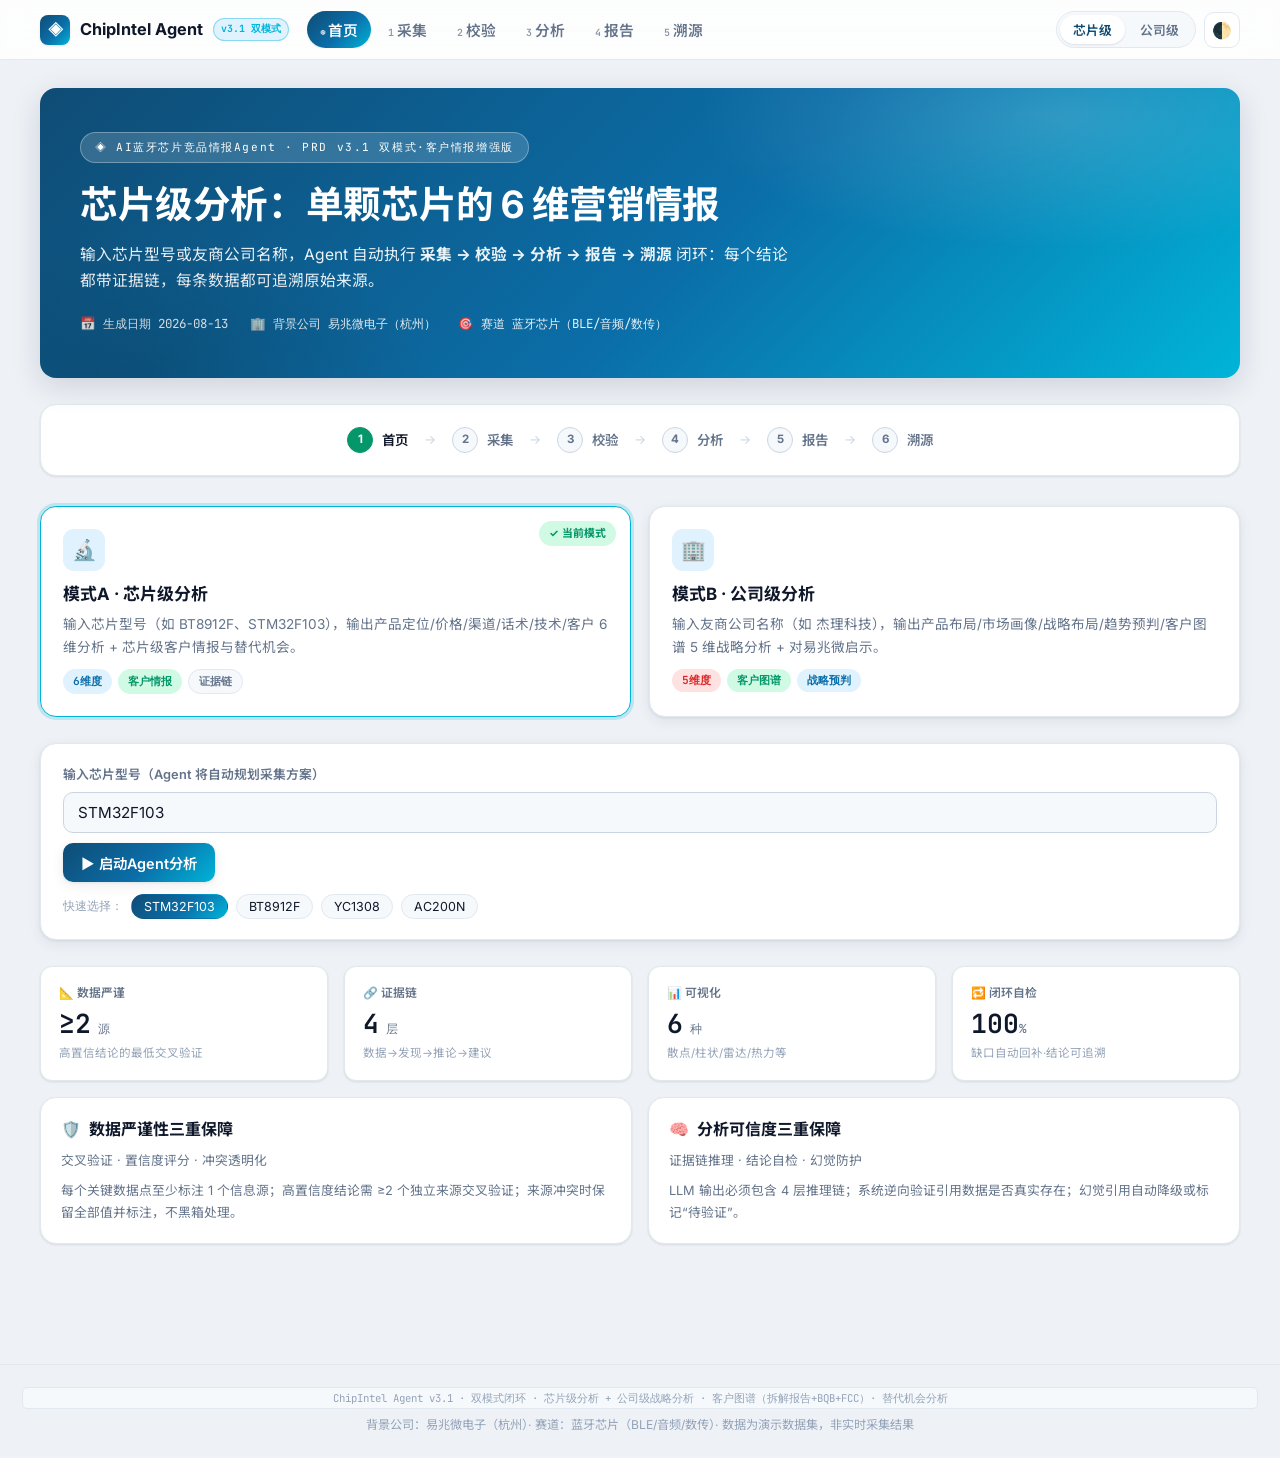
<file: index.html>
﻿<!DOCTYPE html>
<html lang="zh-CN">
<head>
<meta charset="UTF-8">
<meta name="viewport" content="width=device-width, initial-scale=1.0">
<title>ChipIntel Agent — AI蓝牙芯片竞品情报Agent v3.1</title>
<meta name="description" content="AI蓝牙芯片竞品情报Agent：双模式闭环（芯片级+公司级），采集→校验→分析→报告→溯源，证据链可追溯。">
<link rel="stylesheet" href="assets/css/style.css">
<link rel="icon" href="data:image/svg+xml,<svg xmlns='http://www.w3.org/2000/svg' viewBox='0 0 100 100'><rect width='100' height='100' rx='22' fill='%230f4c75'/><text x='50' y='68' font-size='52' text-anchor='middle' fill='white' font-family='sans-serif'>◈</text></svg>">
</head>
<body>

<!-- ==================== 顶栏 ==================== -->
<header class="topbar">
  <div class="topbar-inner">
    <div class="brand">
      <span class="brand-logo">◈</span>
      <span>ChipIntel Agent</span>
      <span class="brand-ver">v3.1 双模式</span>
    </div>
    <nav class="main-nav" id="mainNav" aria-label="主导航">
      <button data-view="home" class="active"><span class="step-num">◉</span>首页</button>
      <button data-view="collect"><span class="step-num">1</span>采集</button>
      <button data-view="validate"><span class="step-num">2</span>校验</button>
      <button data-view="analyze"><span class="step-num">3</span>分析</button>
      <button data-view="report"><span class="step-num">4</span>报告</button>
      <button data-view="trace"><span class="step-num">5</span>溯源</button>
    </nav>
    <div class="topbar-right">
      <div class="mode-switch" id="modeSwitch" role="tablist" aria-label="分析模式">
        <button class="active" data-mode="chip">芯片级</button>
        <button data-mode="company">公司级</button>
      </div>
      <button class="icon-btn" id="themeToggle" title="切换深色/浅色主题" aria-label="切换主题">🌓</button>
    </div>
  </div>
</header>

<main id="app">
  <!-- 首页 -->
  <section class="view active" id="view-home"></section>
  <!-- 采集 -->
  <section class="view" id="view-collect"></section>
  <!-- 校验 -->
  <section class="view" id="view-validate"></section>
  <!-- 分析 -->
  <section class="view" id="view-analyze"></section>
  <!-- 报告 -->
  <section class="view" id="view-report"></section>
  <!-- 溯源 -->
  <section class="view" id="view-trace"></section>
</main>

<footer class="app-footer">
  <div class="mono">ChipIntel Agent v3.1 · 双模式闭环 · 芯片级分析 + 公司级战略分析 · 客户图谱（拆解报告+BQB+FCC）· 替代机会分析</div>
  <div style="margin-top:6px">背景公司：易兆微电子（杭州）· 赛道：蓝牙芯片（BLE/音频/数传）· 数据为演示数据集，非实时采集结果</div>
</footer>

<!-- 证据/来源弹窗 -->
<div class="modal-backdrop" id="modal" hidden>
  <div class="modal" role="dialog" aria-modal="true">
    <h3><span id="modalIcon">🔎</span><span id="modalTitle">来源详情</span>
      <button class="close-x" id="modalClose" aria-label="关闭">✕</button></h3>
    <div id="modalBody"></div>
  </div>
</div>

<div id="toast"></div>

<script src="_shared/js/echarts.min.js"></script>
<script src="assets/js/data.js"></script>
<script src="assets/js/charts.js"></script>
<script src="assets/js/engine.js"></script>
<script src="assets/js/app.js"></script>
</body>
</html>
</file>
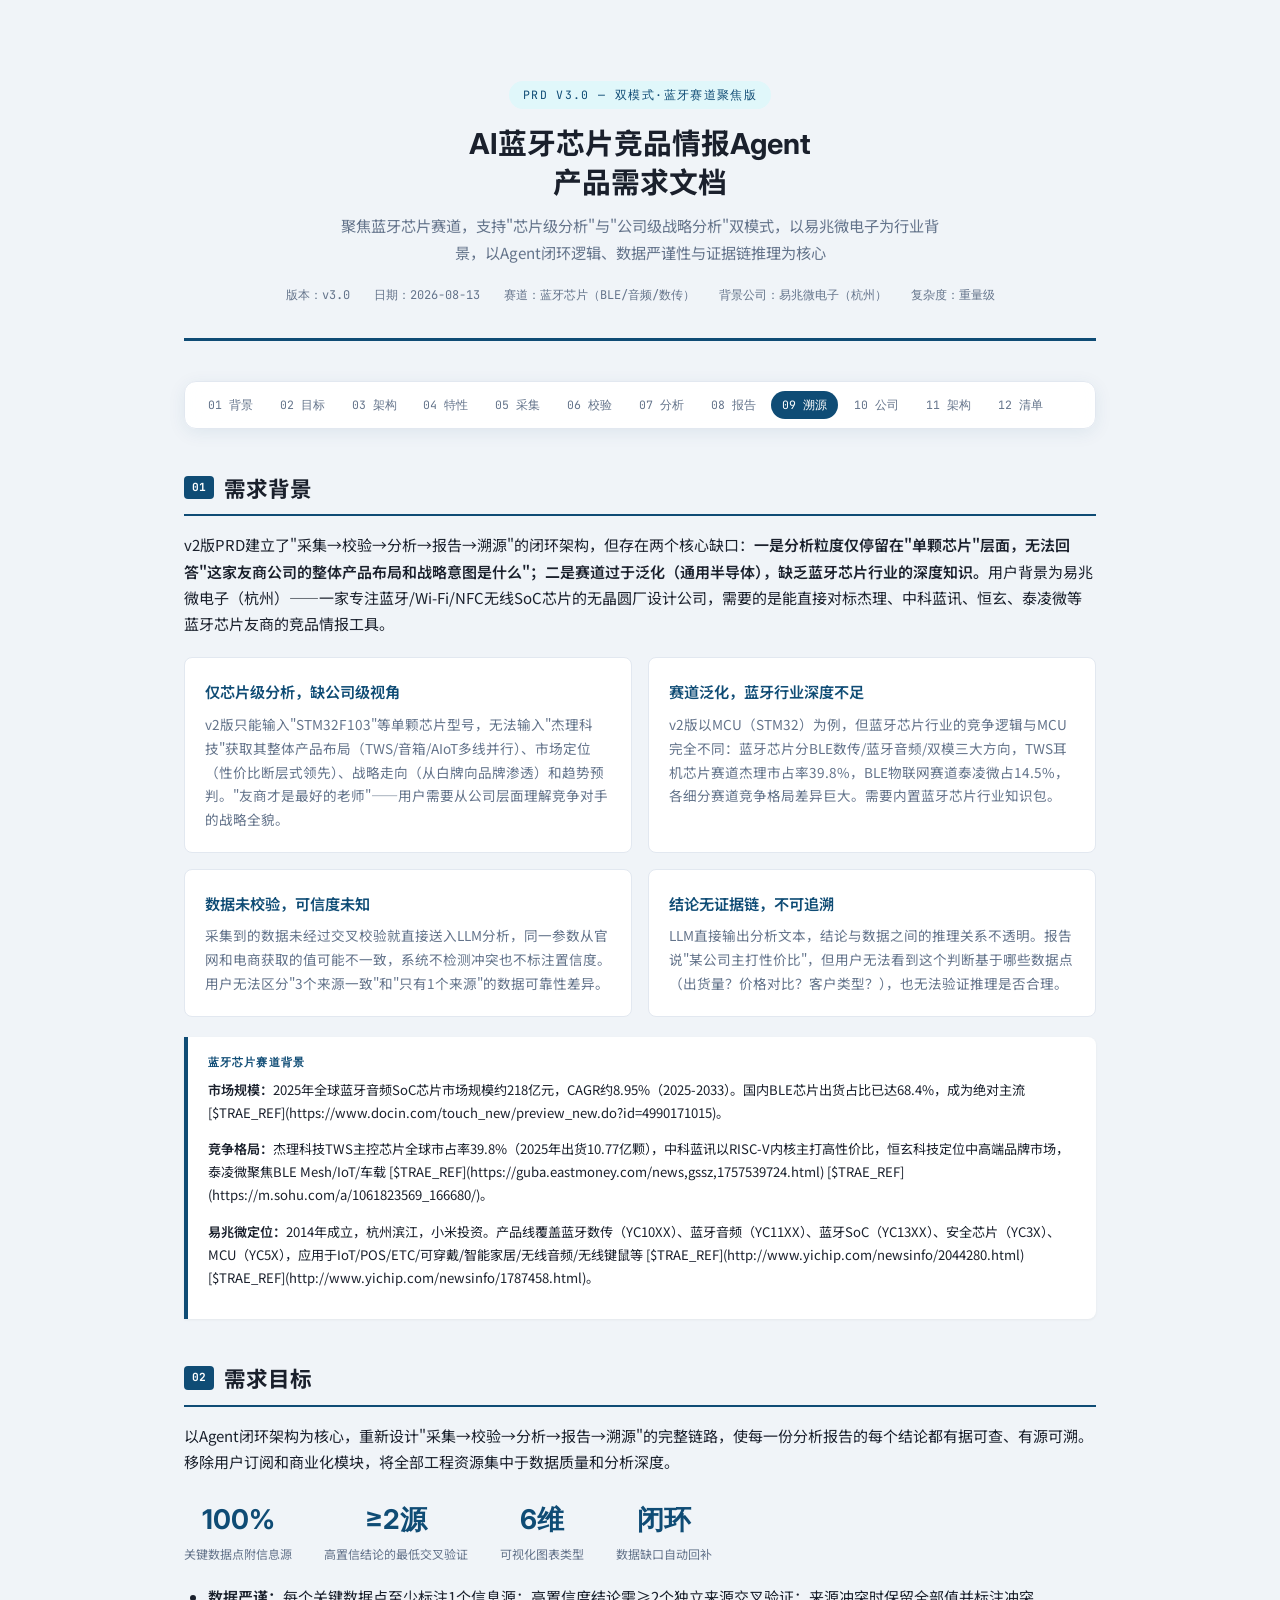
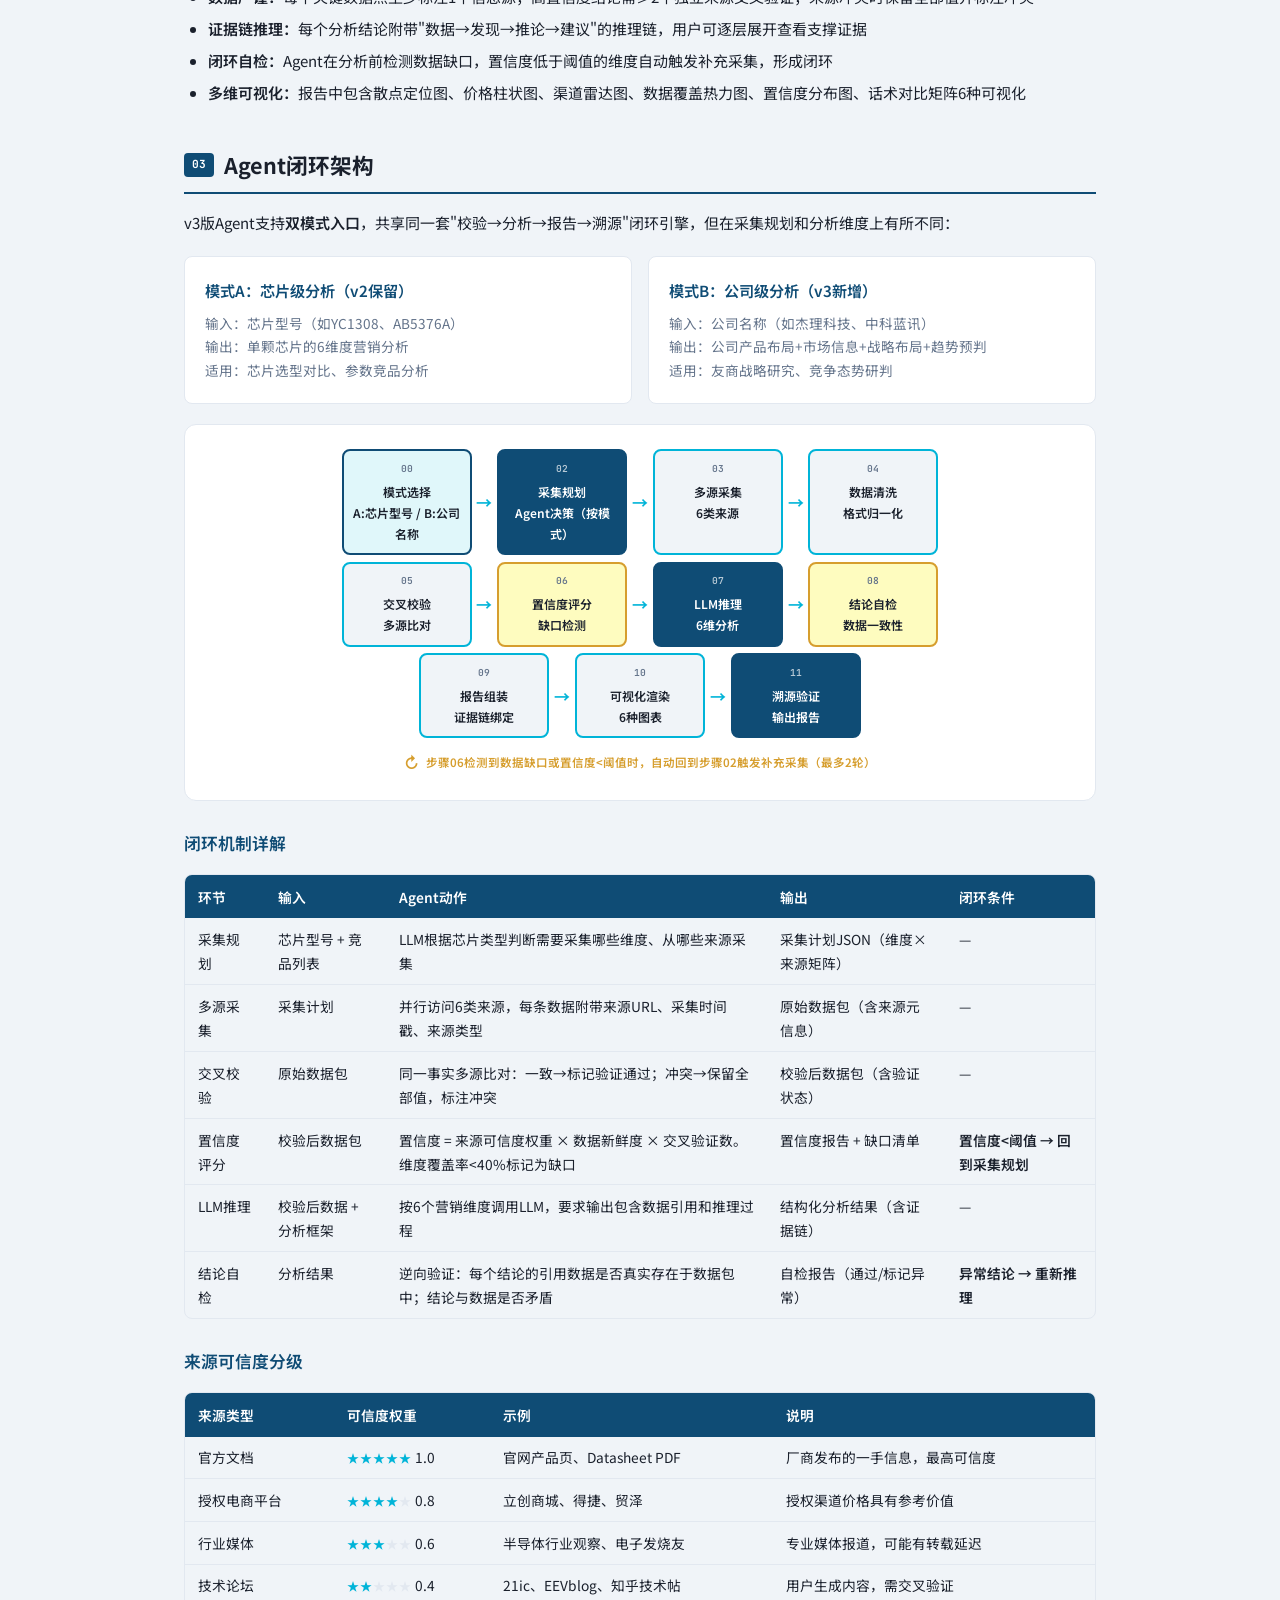
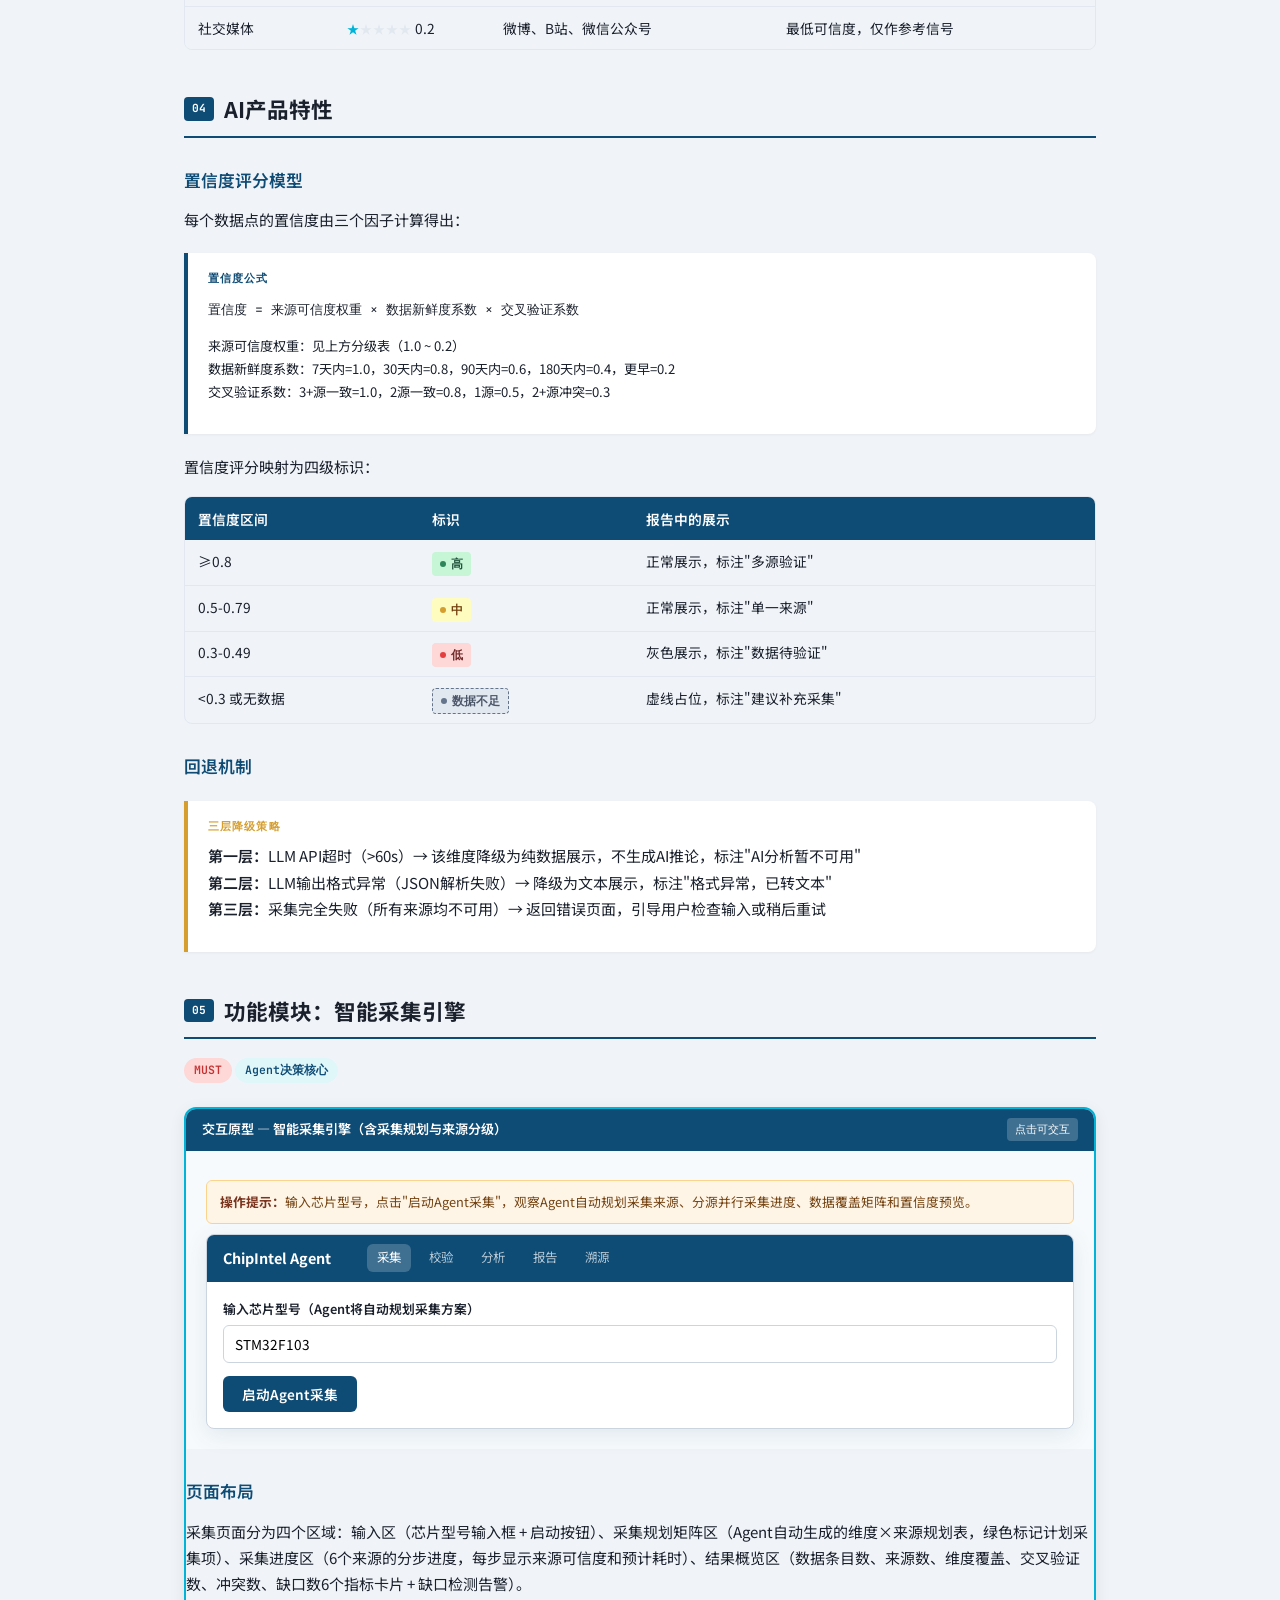
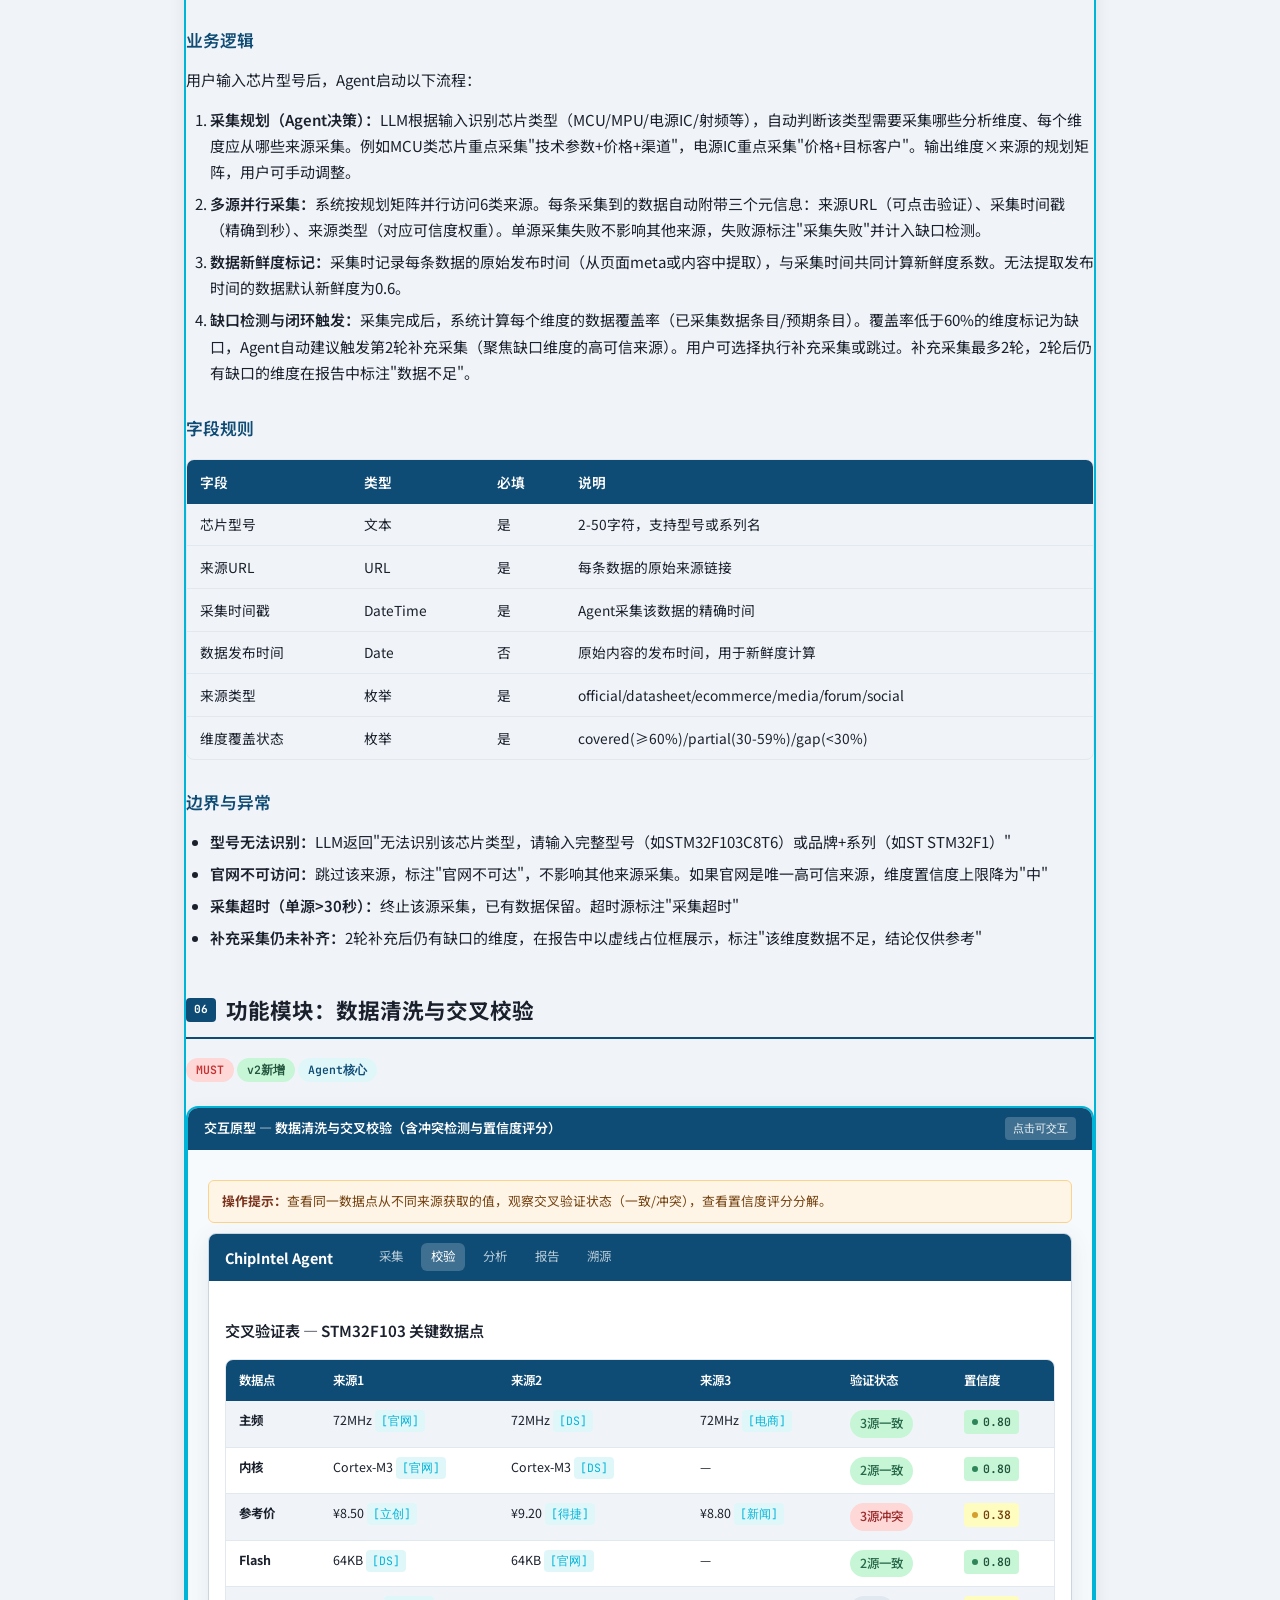
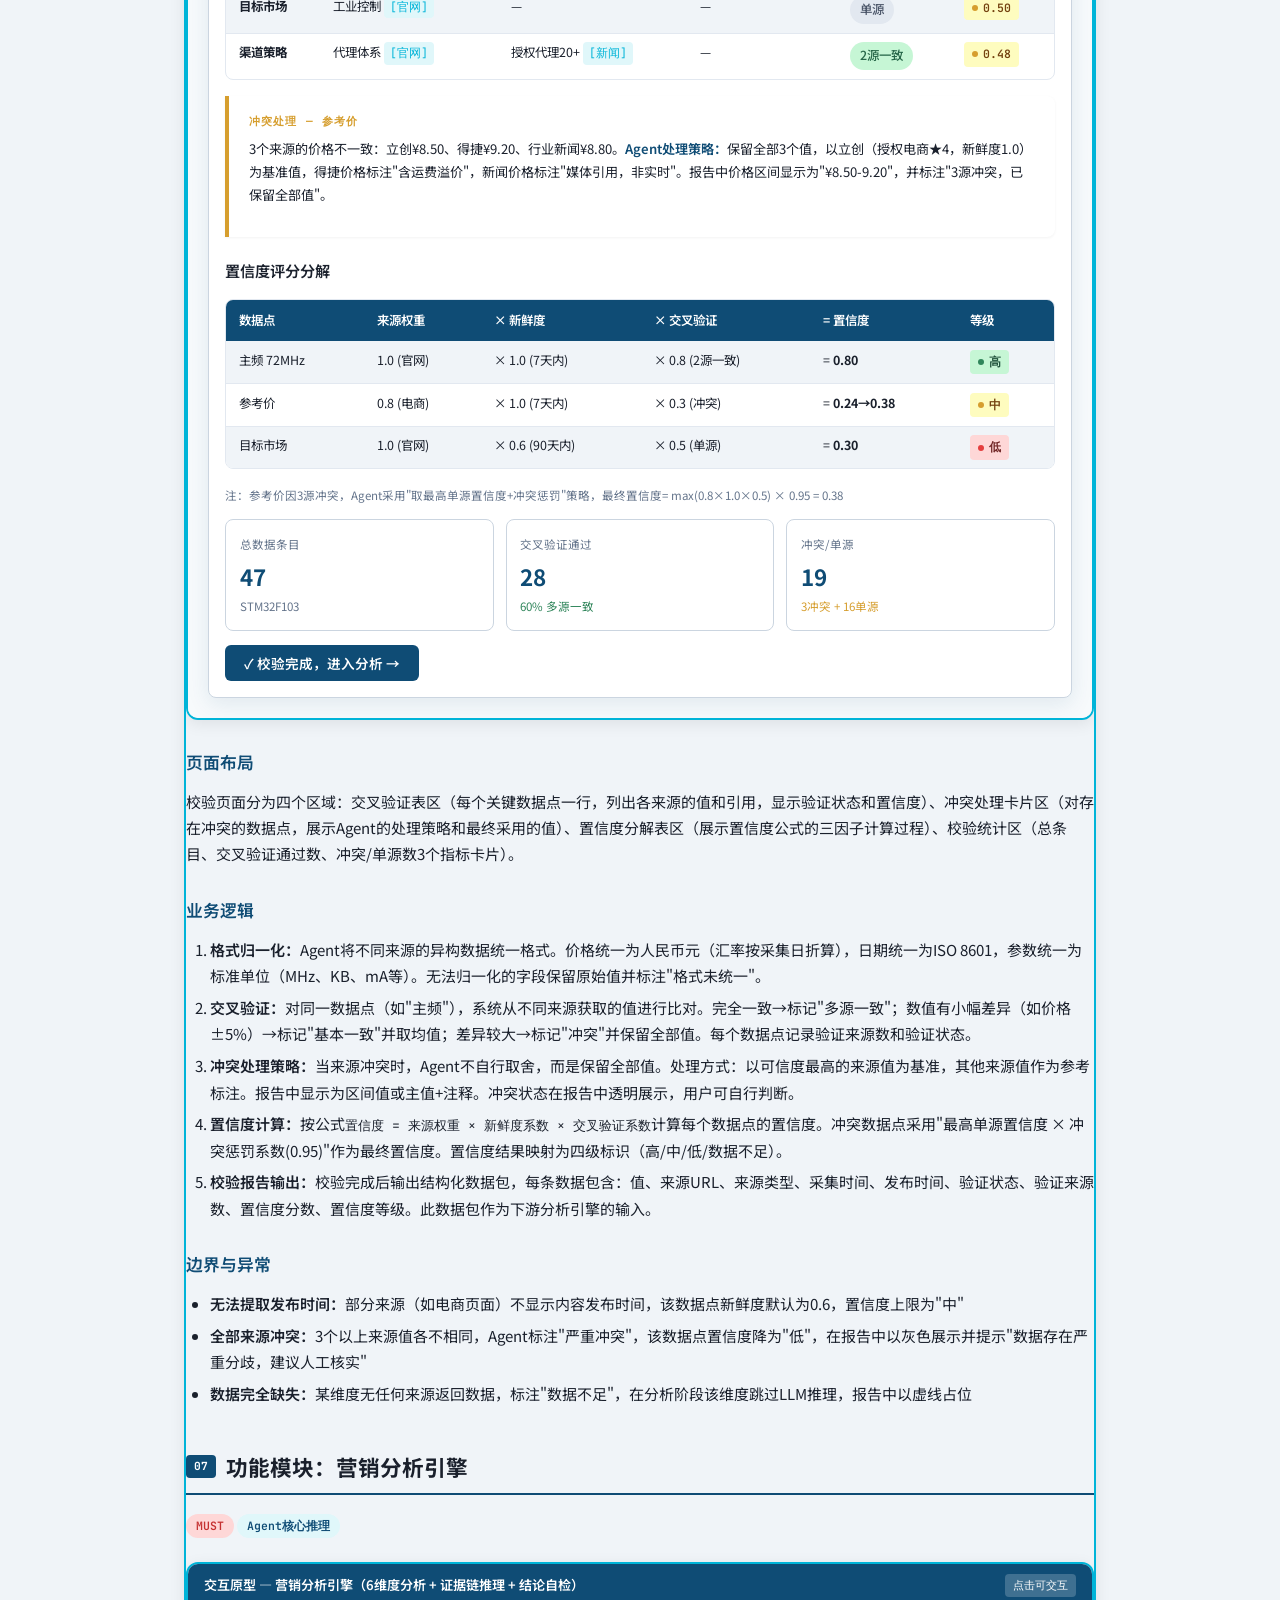
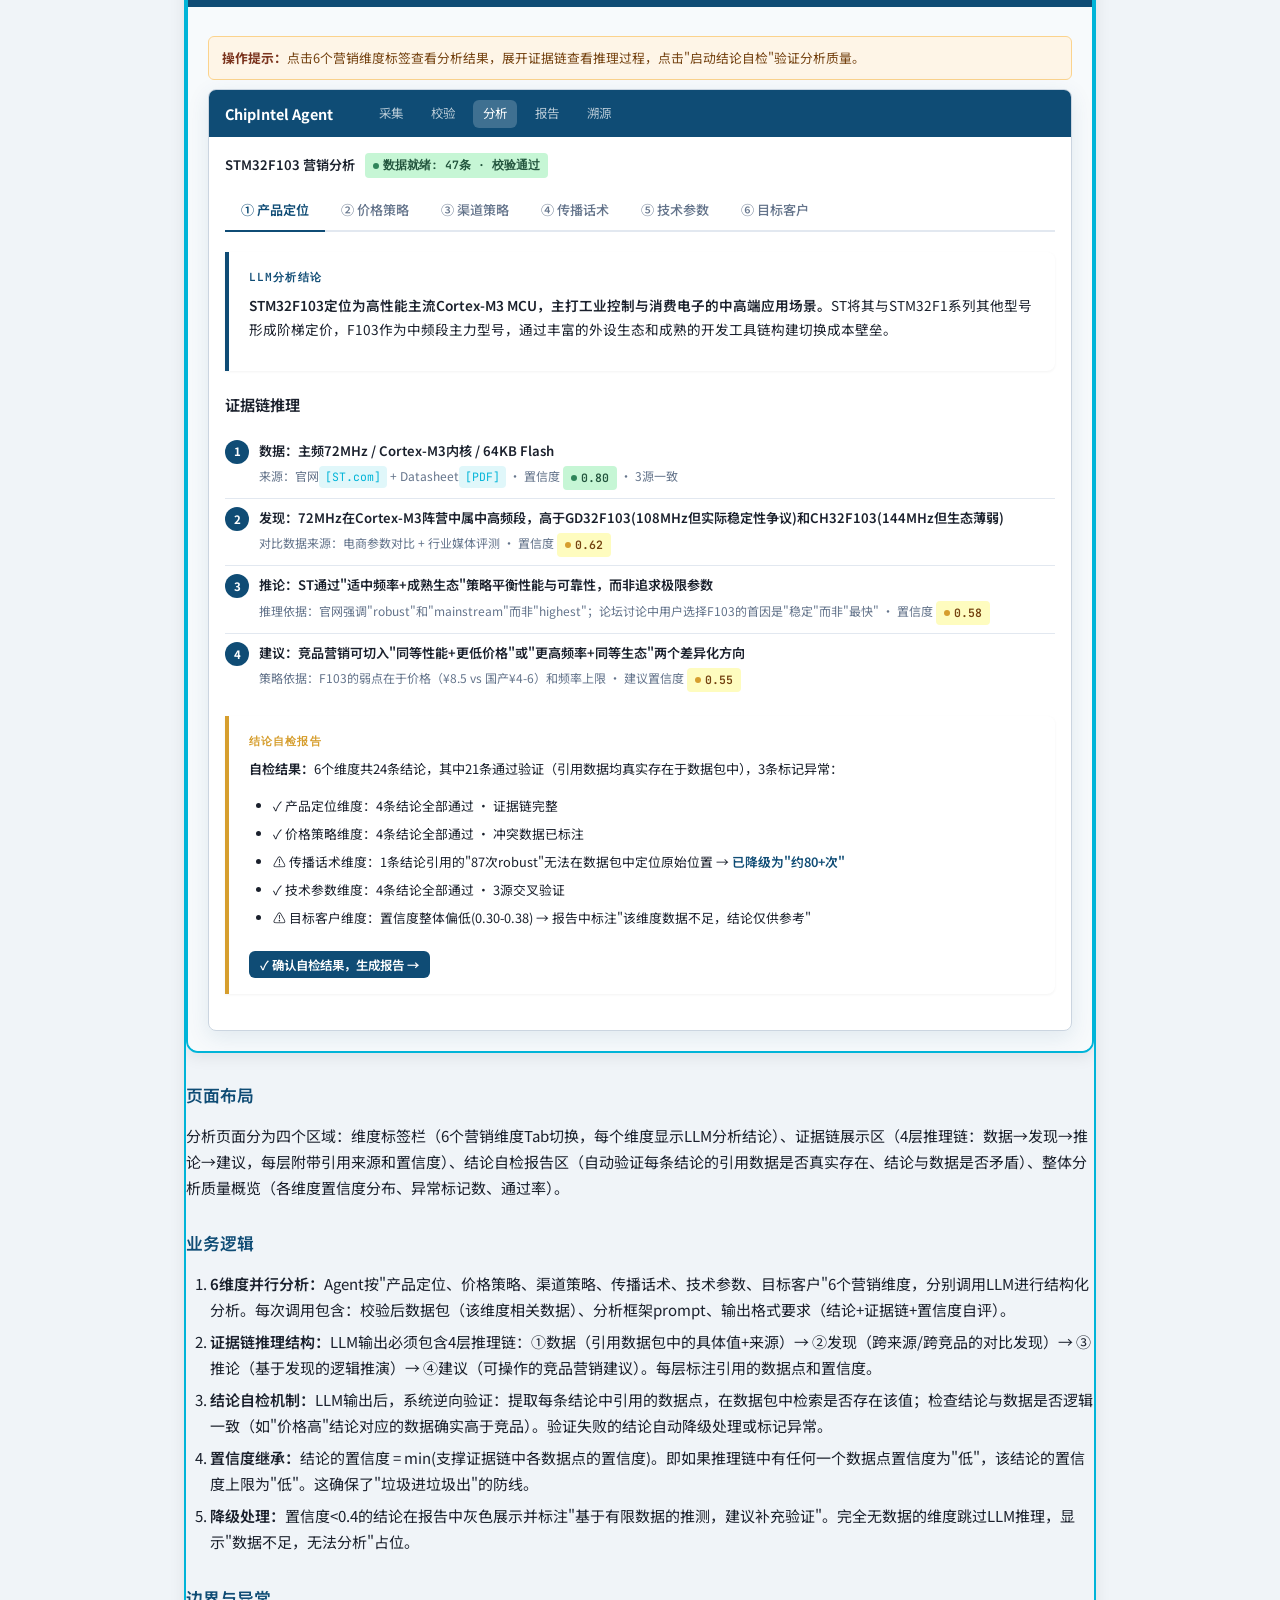
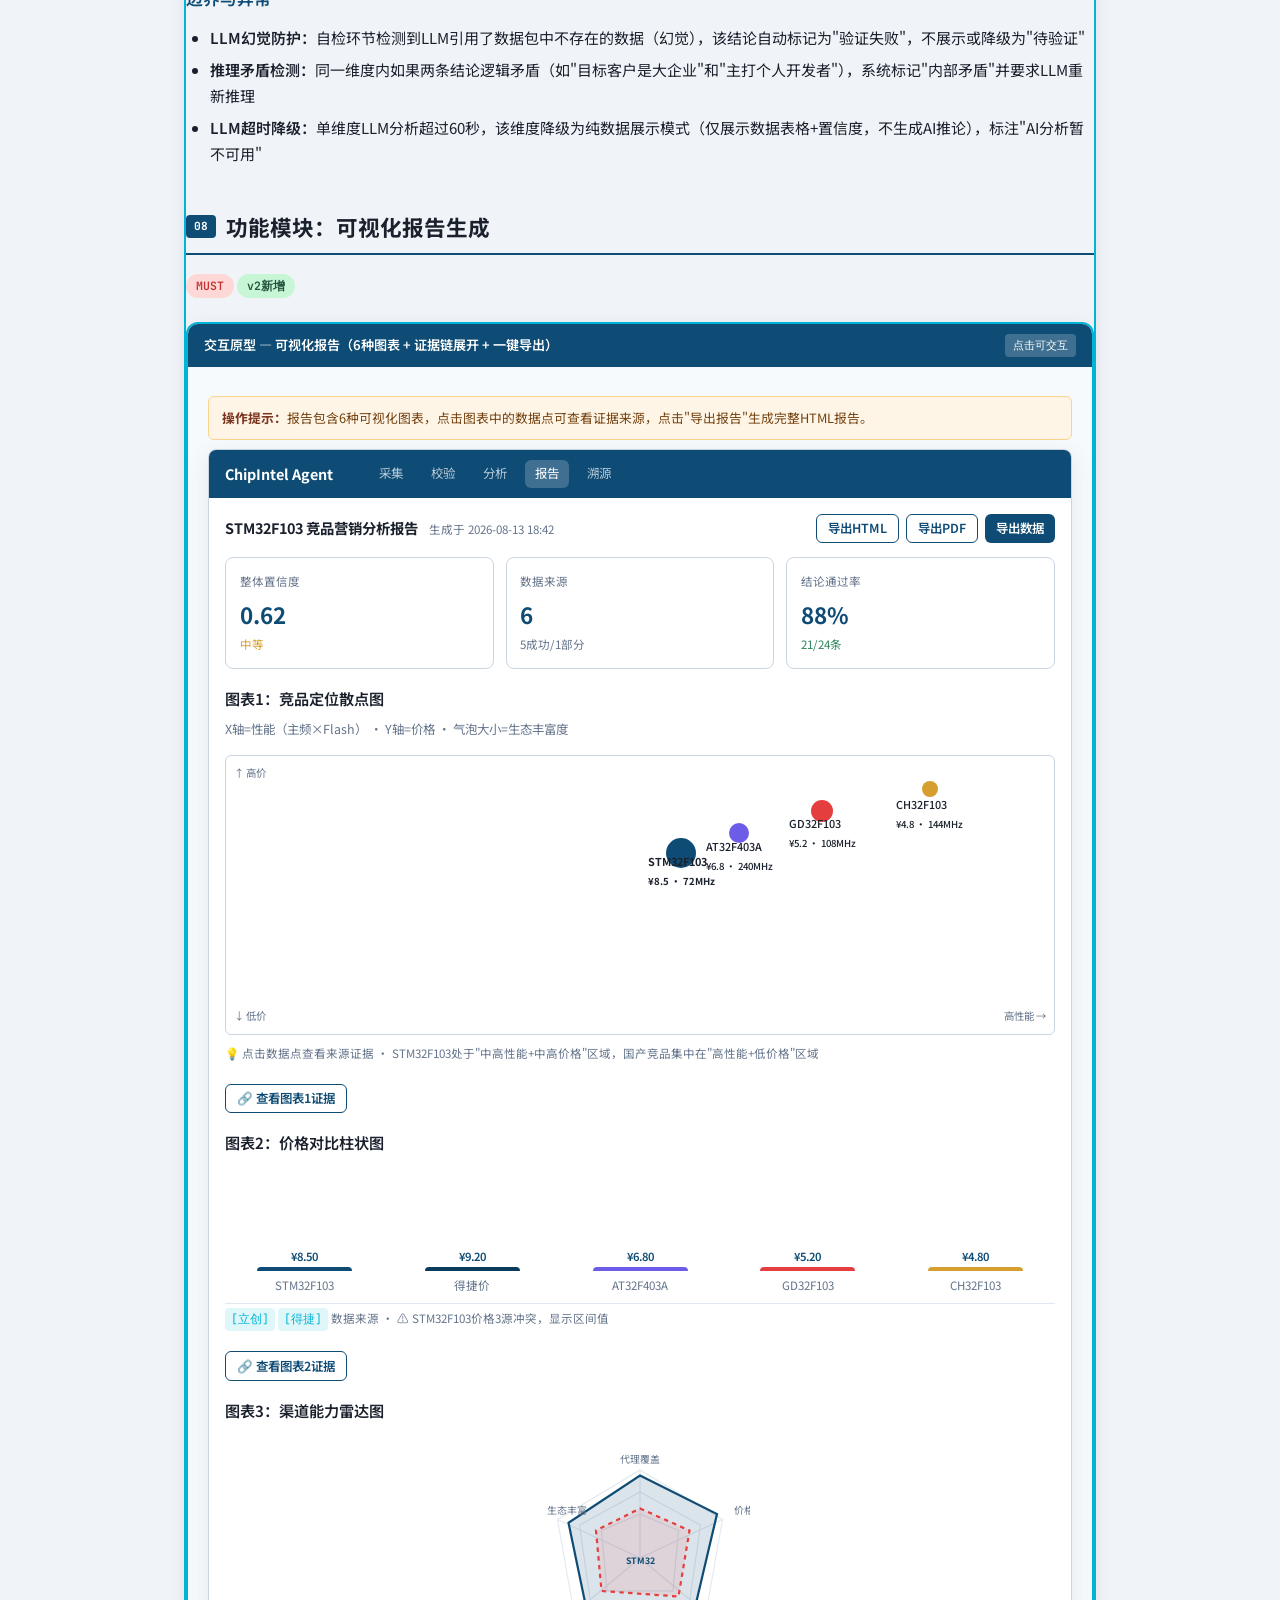
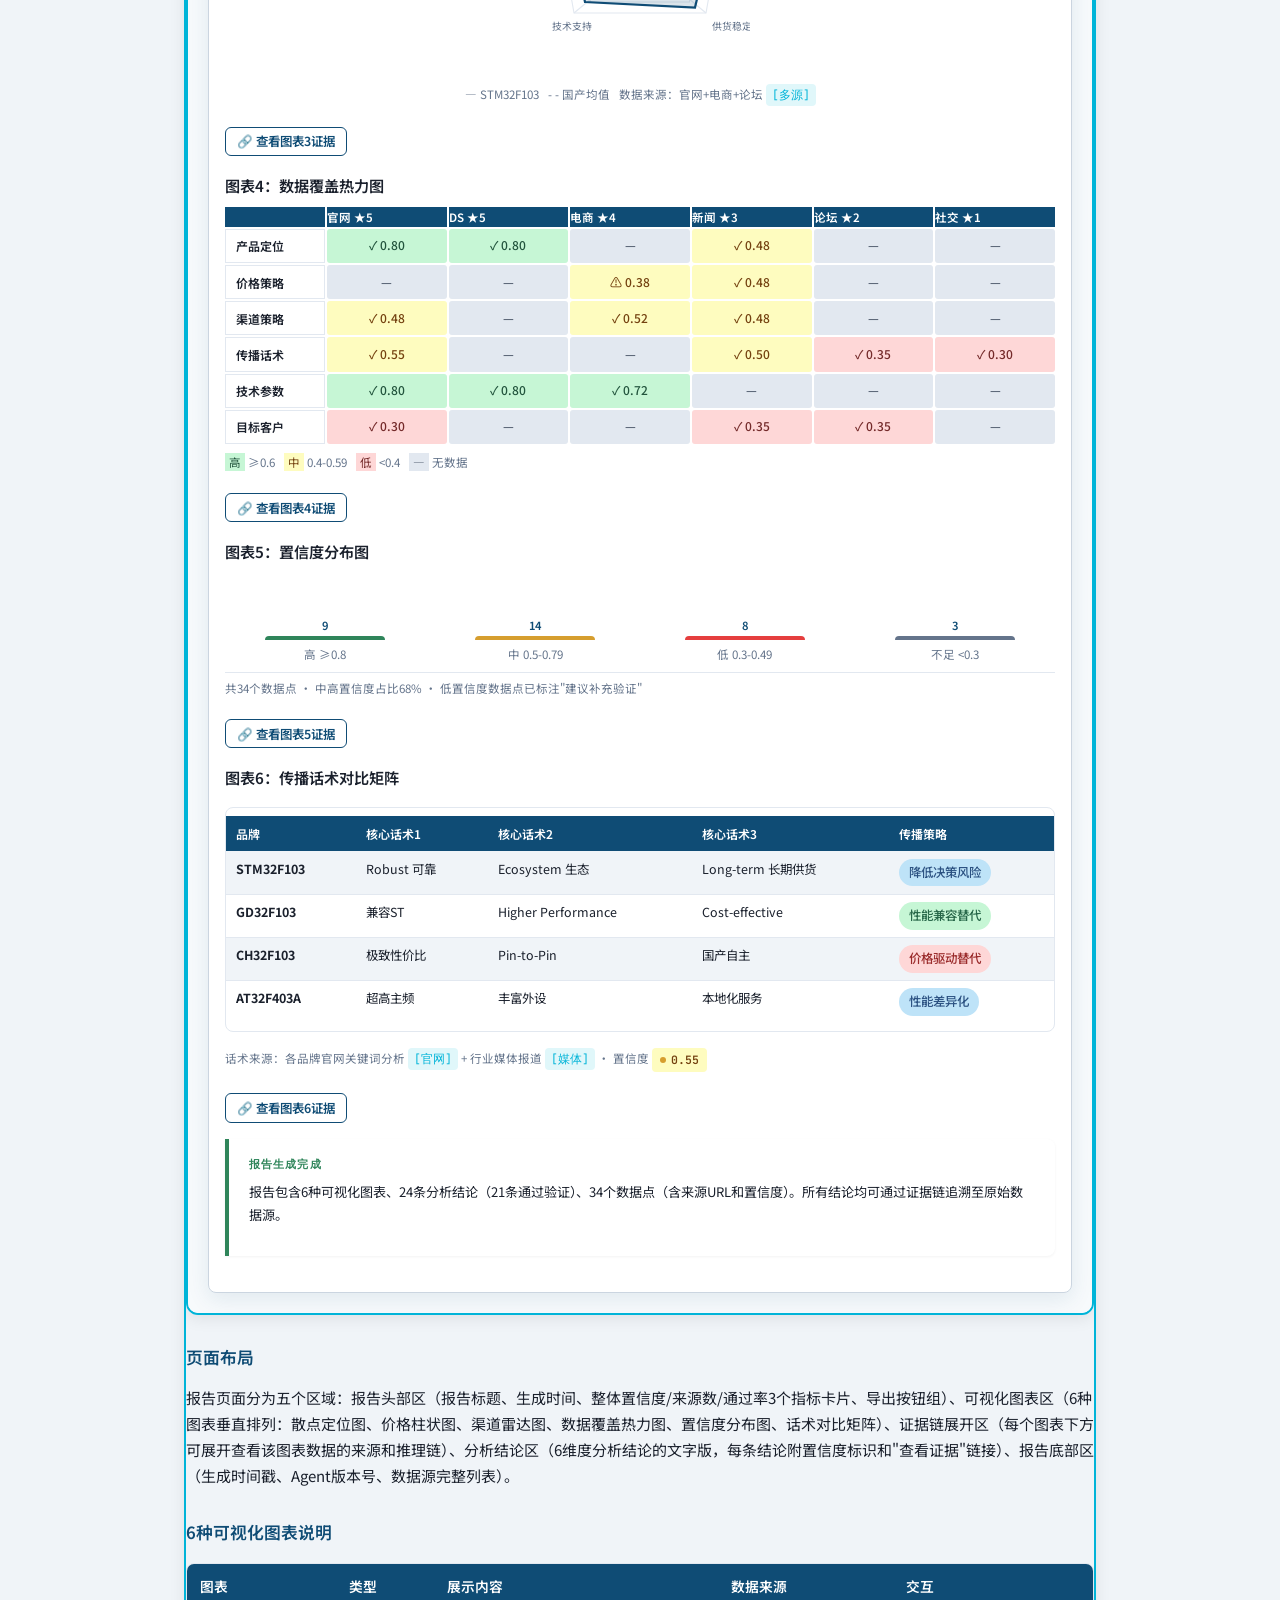
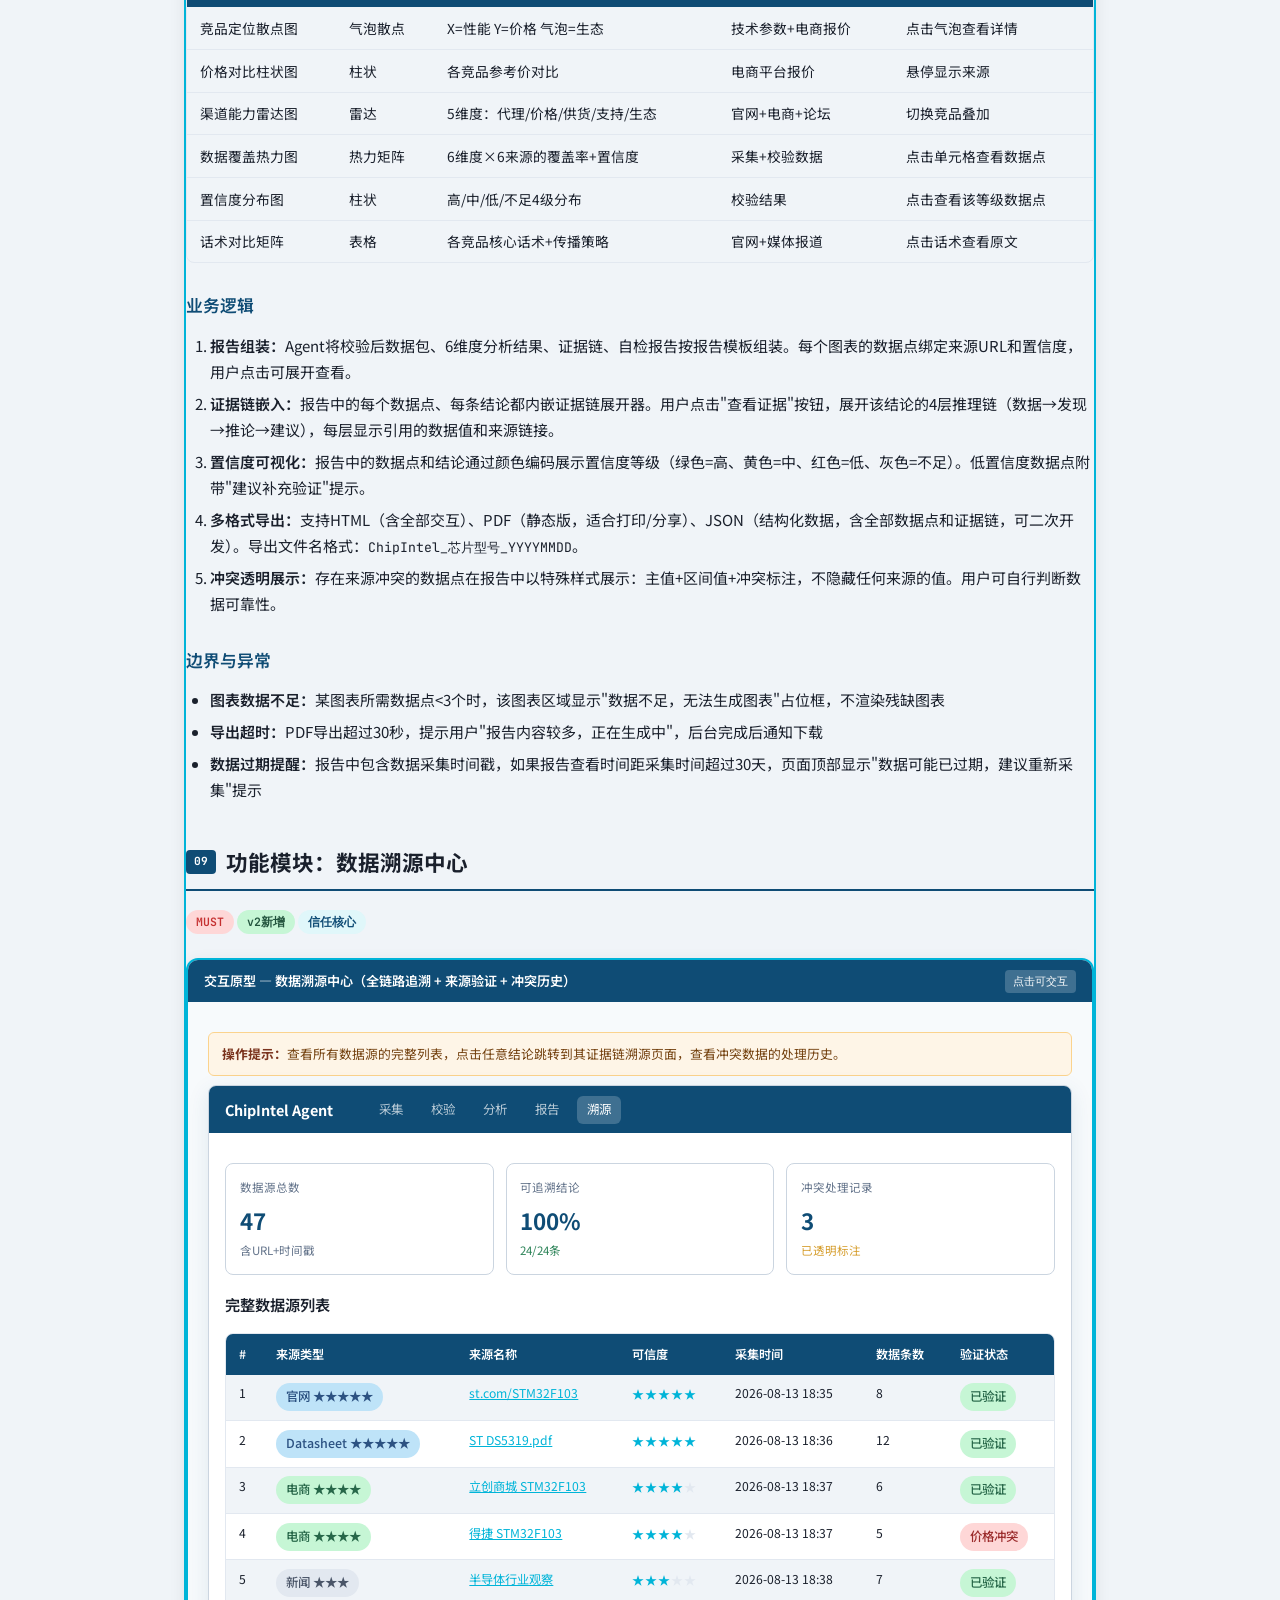
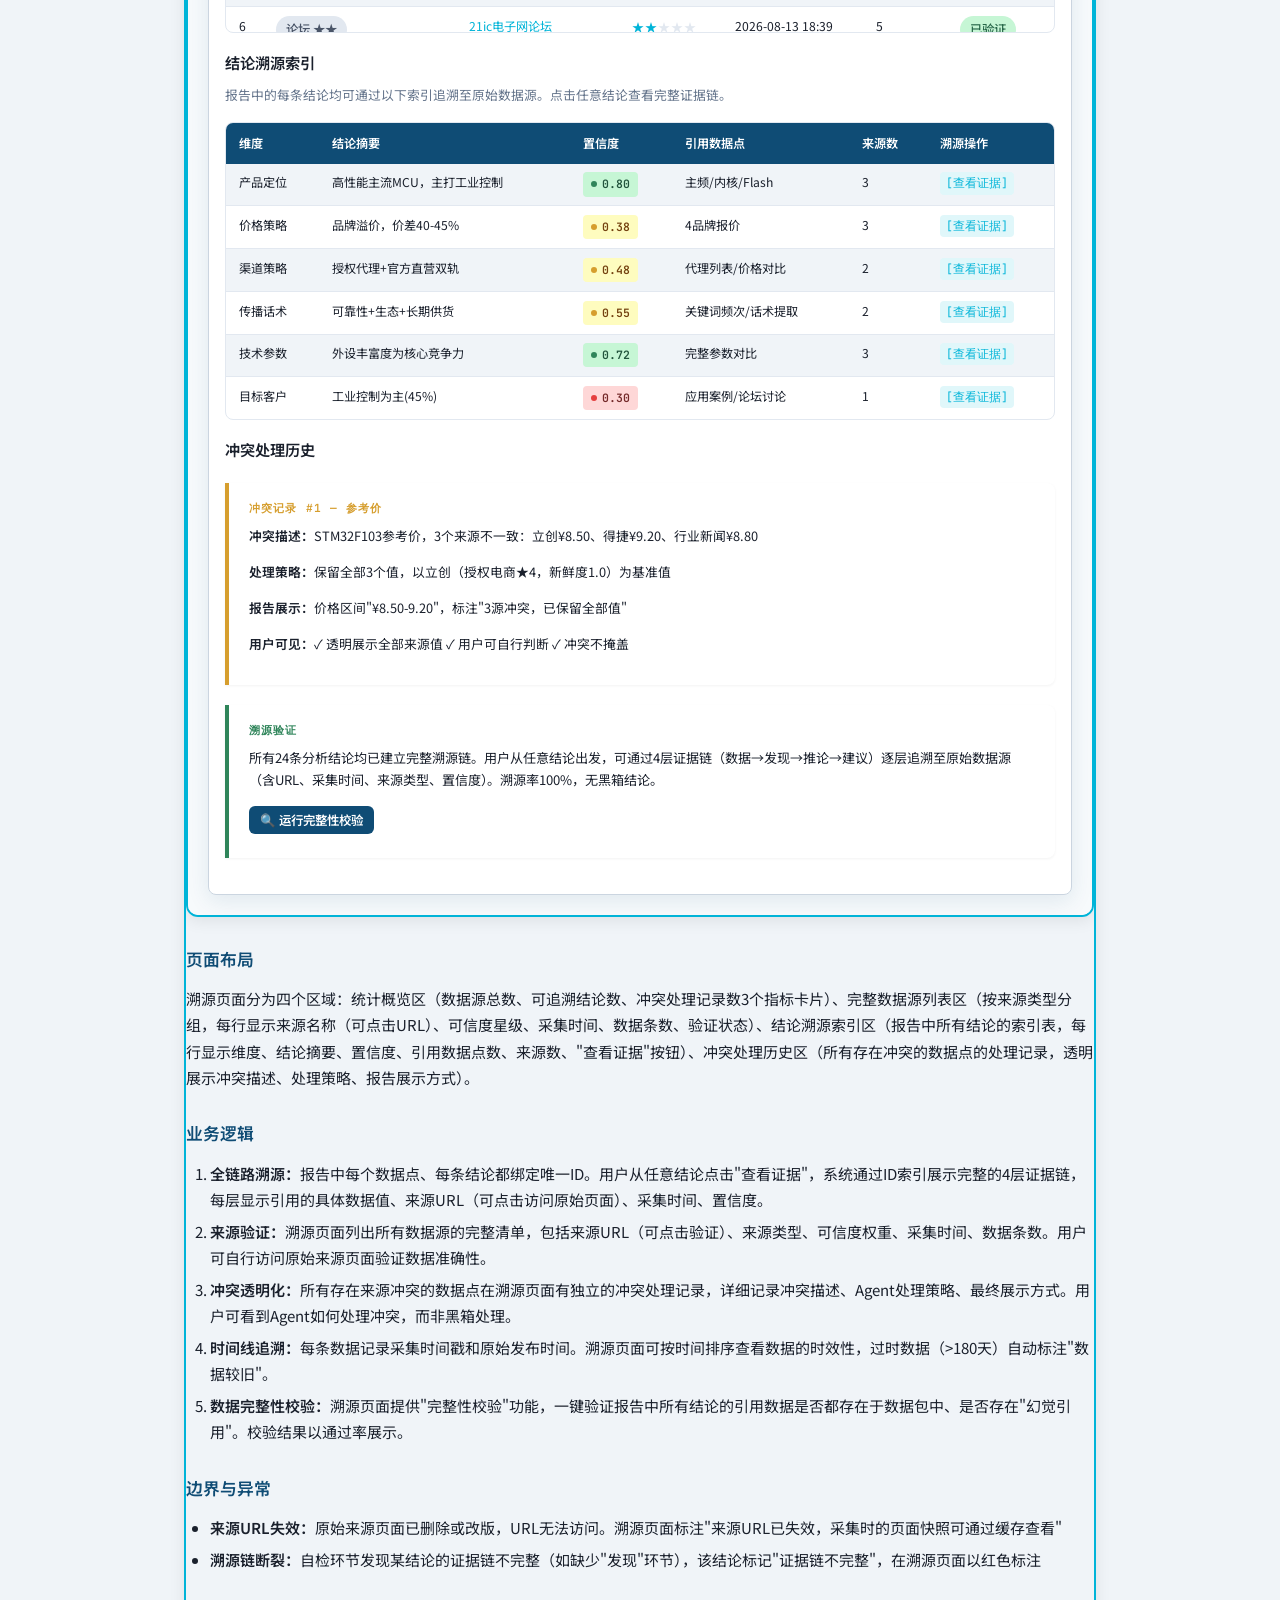
<file: prd.html>
<!DOCTYPE html>
<html lang="zh-CN">
<head>
<meta charset="UTF-8">
<meta name="viewport" content="width=device-width, initial-scale=1.0">
<title>PRD v2：AI半导体竞品营销情报Agent — 闭环架构版</title>
<style>
@import url('https://fonts.googleapis.com/css2?family=Inter:wght@400;500;600;700&family=JetBrains+Mono:wght@400;500&family=Noto+Sans+SC:wght@400;500;700&display=swap');
*{margin:0;padding:0;box-sizing:border-box}
:root{
  --bg:#f0f4f8;--bg2:#fff;--ink:#1a202c;--muted:#64748b;--rule:#e2e8f0;
  --accent:#0f4c75;--accent2:#00b4d8;--accent-light:#e0f7fa;
  --danger:#e53e3e;--warn:#d69e2e;--success:#2f855a;
  --proto-bg:#f7fafc;--proto-border:#cbd5e0;
  --conf-high:#c6f6d5;--conf-high-text:#22543d;
  --conf-mid:#fefcbf;--conf-mid-text:#744210;
  --conf-low:#fed7d7;--conf-low-text:#742a2a;
  --conf-none:#e2e8f0;--conf-none-text:#4a5568;
}
body{font-family:'Noto Sans SC','Inter',-apple-system,sans-serif;background:var(--bg);color:var(--ink);font-size:15px;line-height:1.75}
code,mono{font-family:'JetBrains Mono',monospace;font-size:.88em}

/* Layout */
.container{max-width:960px;margin:0 auto;padding:2rem 1.5rem 5rem}

/* Cover */
.cover{text-align:center;padding:3rem 0 2rem;border-bottom:3px solid var(--accent);margin-bottom:2.5rem}
.cover .badge{display:inline-block;font-family:'JetBrains Mono',monospace;font-size:.72rem;letter-spacing:.12em;color:var(--accent);text-transform:uppercase;background:var(--accent-light);padding:4px 14px;border-radius:999px;margin-bottom:1rem}
.cover h1{font-family:'Inter','Noto Sans SC',sans-serif;font-size:1.8rem;font-weight:700;line-height:1.35;margin-bottom:.6rem}
.cover .sub{font-size:.95rem;color:var(--muted);max-width:600px;margin:0 auto}
.cover .meta{font-family:'JetBrains Mono',monospace;font-size:.75rem;color:var(--muted);margin-top:1.2rem;display:flex;gap:1.5rem;justify-content:center;flex-wrap:wrap}

/* Headings */
h2{font-size:1.35rem;font-weight:700;margin:2.5rem 0 1rem;padding-bottom:.5rem;border-bottom:2px solid var(--accent);display:flex;align-items:center;gap:.6rem;flex-wrap:wrap}
h2 .num{font-family:'JetBrains Mono',monospace;font-size:.7rem;background:var(--accent);color:#fff;padding:2px 8px;border-radius:4px}
h3{font-size:1.05rem;font-weight:600;margin:1.75rem 0 .75rem;color:var(--accent)}
h4{font-size:.95rem;font-weight:600;margin:1.25rem 0 .5rem}

/* Text */
p{margin-bottom:.85rem}
strong{font-weight:600}
mark.k{background:none;color:var(--accent);font-weight:600}
ul,ol{padding-left:1.5rem;margin-bottom:.85rem}
li{margin-bottom:.35rem}

/* Callout */
.callout{background:var(--bg2);border-left:4px solid var(--accent);padding:1rem 1.25rem;margin:1.25rem 0;border-radius:0 8px 8px 0;box-shadow:0 1px 3px rgba(0,0,0,.05)}
.callout.warn{border-left-color:var(--warn)}
.callout.success{border-left-color:var(--success)}
.callout .label{font-family:'JetBrains Mono',monospace;font-size:.7rem;letter-spacing:.1em;color:var(--accent);text-transform:uppercase;margin-bottom:.4rem;font-weight:600}
.callout.warn .label{color:var(--warn)}
.callout.success .label{color:var(--success)}

/* Tables */
.tbl-wrap{overflow-x:auto;margin:1rem 0;border-radius:8px;border:1px solid var(--rule)}
table{width:100%;border-collapse:collapse;font-size:.86rem;min-width:500px}
th{background:var(--accent);color:#fff;padding:.6rem .8rem;text-align:left;font-weight:600;position:sticky;top:0}
td{padding:.55rem .8rem;border-bottom:1px solid var(--rule);vertical-align:top}
tr:nth-child(even){background:var(--bg)}
tr:last-child td{border-bottom:none}

/* Cards */
.card-grid{display:grid;grid-template-columns:1fr 1fr;gap:1rem;margin:1.25rem 0}
.card{background:var(--bg2);border:1px solid var(--rule);border-radius:8px;padding:1.25rem}
.card h4{margin-top:0;color:var(--accent)}
.card p{font-size:.85rem;color:var(--muted);margin-bottom:0}
@media(max-width:640px){.card-grid{grid-template-columns:1fr}}

/* Tags */
.tag{display:inline-block;font-size:.72rem;font-family:'JetBrains Mono',monospace;padding:2px 10px;border-radius:999px;font-weight:600}
.tag.must{background:#fed7d7;color:#c53030}
.tag.ai{background:var(--accent-light);color:var(--accent)}
.tag.new{background:#c6f6d5;color:#22543d}

/* Confidence Badges */
.conf{display:inline-flex;align-items:center;gap:.3rem;font-size:.72rem;font-weight:600;padding:2px 8px;border-radius:4px;font-family:'JetBrains Mono',monospace}
.conf.high{background:var(--conf-high);color:var(--conf-high-text)}
.conf.mid{background:var(--conf-mid);color:var(--conf-mid-text)}
.conf.low{background:var(--conf-low);color:var(--conf-low-text)}
.conf.none{background:var(--conf-none);color:var(--conf-none-text);border:1px dashed var(--muted)}
.conf .dot{width:6px;height:6px;border-radius:50%}
.conf.high .dot{background:var(--success)}
.conf.mid .dot{background:var(--warn)}
.conf.low .dot{background:var(--danger)}
.conf.none .dot{background:var(--muted)}

/* Source Citation */
.src-cite{display:inline-flex;align-items:center;gap:.25rem;font-size:.72rem;color:var(--accent2);background:var(--accent-light);padding:1px 6px;border-radius:4px;font-family:'JetBrains Mono',monospace;cursor:pointer}
.src-cite:hover{text-decoration:underline}

/* Credibility Stars */
.cred{font-size:.75rem;letter-spacing:1px}
.cred .s{color:var(--accent2)}
.cred .e{color:var(--rule)}

/* ===== Agent Flow Diagram ===== */
.flow-diagram{background:var(--bg2);border:1px solid var(--rule);border-radius:12px;padding:1.5rem;margin:1.25rem 0;overflow-x:auto}
.flow-row{display:flex;align-items:stretch;gap:0;min-width:700px;flex-wrap:wrap;justify-content:center}
.flow-node{flex:1;min-width:100px;max-width:130px;background:var(--bg);border:2px solid var(--accent2);border-radius:8px;padding:.6rem .5rem;text-align:center;font-size:.75rem;font-weight:600;position:relative;margin:0 .2rem}
.flow-node.core{background:var(--accent);color:#fff;border-color:var(--accent)}
.flow-node.check{background:var(--conf-mid);border-color:var(--warn)}
.flow-node .step{font-family:'JetBrains Mono',monospace;font-size:.6rem;color:var(--muted);display:block;margin-bottom:.2rem}
.flow-node.core .step{color:rgba(255,255,255,.7)}
.flow-arrow{display:flex;align-items:center;color:var(--accent2);font-size:1rem;font-weight:700;padding:0 .1rem}
.flow-loop{text-align:center;margin-top:.6rem;font-size:.72rem;color:var(--warn);font-weight:600;display:flex;align-items:center;justify-content:center;gap:.4rem}
.flow-loop .arrow{font-size:1rem}

/* ===== Prototype Container ===== */
.proto{border:2px solid var(--accent2);border-radius:12px;overflow:hidden;margin:1.5rem 0;box-shadow:0 4px 16px rgba(0,0,0,.08)}
.proto-header{background:var(--accent);color:#fff;padding:.6rem 1rem;display:flex;align-items:center;justify-content:space-between}
.proto-header .title{font-size:.82rem;font-weight:600}
.proto-header .badge{font-family:'JetBrains Mono',monospace;font-size:.68rem;background:rgba(255,255,255,.2);padding:2px 8px;border-radius:4px}
.proto-body{background:var(--proto-bg);padding:1.25rem}
.proto-note{background:#fef5e7;border:1px solid #fbd38d;border-radius:6px;padding:.6rem .8rem;margin:.6rem 0;font-size:.8rem;color:#744210}
.proto-note b{color:#7b341e}

/* App Shell */
.app-shell{background:#fff;border:1px solid var(--proto-border);border-radius:8px;overflow:hidden}
.app-topbar{background:var(--accent);color:#fff;padding:.6rem 1rem;display:flex;align-items:center;gap:.75rem}
.app-topbar .logo{font-weight:700;font-size:.9rem}
.app-topbar .nav{display:flex;gap:.5rem;margin-left:1.5rem}
.app-topbar .nav span{font-size:.78rem;padding:3px 10px;border-radius:6px;cursor:pointer;opacity:.7}
.app-topbar .nav span.active{background:rgba(255,255,255,.2);opacity:1}

/* Forms */
.field{margin-bottom:.85rem}
.field label{display:block;font-size:.8rem;font-weight:600;color:var(--ink);margin-bottom:.3rem}
.field input[type=text],.field select,.field textarea{width:100%;padding:.5rem .7rem;border:1px solid var(--proto-border);border-radius:6px;font-size:.85rem;font-family:inherit;background:#fff}
.field input:focus,.field select:focus,.field textarea:focus{outline:none;border-color:var(--accent2);box-shadow:0 0 0 3px rgba(0,180,216,.15)}
.btn{display:inline-flex;align-items:center;gap:.4rem;padding:.5rem 1.2rem;border:none;border-radius:6px;font-size:.85rem;font-weight:600;cursor:pointer;transition:all .15s;font-family:inherit}
.btn-primary{background:var(--accent);color:#fff}
.btn-primary:hover{background:#0a3a5c}
.btn-primary:disabled{background:var(--muted);cursor:not-allowed;opacity:.6}
.btn-outline{background:transparent;border:1px solid var(--accent);color:var(--accent)}
.btn-outline:hover{background:var(--accent-light)}
.btn-sm{padding:.3rem .7rem;font-size:.78rem}

/* Progress Steps */
.progress-steps{display:flex;flex-direction:column;gap:.5rem;margin:.85rem 0}
.pstep{display:flex;align-items:center;gap:.6rem;padding:.5rem .7rem;border-radius:6px;font-size:.82rem;transition:all .3s}
.pstep.pending{background:#f7fafc;color:var(--muted)}
.pstep.active{background:var(--accent-light);color:var(--accent);font-weight:600}
.pstep.done{background:#f0fff4;color:var(--success)}
.pstep .icon{width:20px;height:20px;border-radius:50%;display:flex;align-items:center;justify-content:center;font-size:.7rem;flex-shrink:0}
.pstep.pending .icon{background:var(--rule)}
.pstep.active .icon{background:var(--accent2);color:#fff}
.pstep.done .icon{background:var(--success);color:#fff}
.pstep .detail{font-size:.72rem;color:var(--muted);font-weight:400}

/* Data Cards */
.data-cards{display:grid;grid-template-columns:1fr 1fr;gap:.6rem;margin:.85rem 0}
@media(max-width:520px){.data-cards{grid-template-columns:1fr}}
.dcard{background:#fff;border:1px solid var(--proto-border);border-radius:6px;padding:.7rem}
.dcard .dtype{font-size:.72rem;font-weight:600;color:var(--accent2);text-transform:uppercase;letter-spacing:.05em;margin-bottom:.3rem}
.dcard .dval{font-size:.85rem;font-weight:600;color:var(--ink);margin-bottom:.2rem}
.dcard .ddesc{font-size:.75rem;color:var(--muted)}

/* Chips */
.chips{display:flex;flex-wrap:wrap;gap:.4rem;margin:.5rem 0}
.chip{display:inline-flex;align-items:center;gap:.3rem;padding:3px 10px;border-radius:999px;font-size:.78rem;font-weight:500}
.chip.blue{background:#bee3f8;color:#2c5282}
.chip.green{background:#c6f6d5;color:#276749}
.chip.red{background:#fed7d7;color:#9b2c2c}
.chip.gray{background:#e2e8f0;color:#4a5568}
.chip .x{cursor:pointer;font-weight:700;opacity:.6}
.chip .x:hover{opacity:1}

/* Checkbox Group */
.check-group{display:flex;flex-direction:column;gap:.5rem}
.check-item{display:flex;align-items:center;gap:.5rem;padding:.45rem .7rem;border:1px solid var(--proto-border);border-radius:6px;cursor:pointer;font-size:.82rem;transition:all .15s}
.check-item:hover{border-color:var(--accent2)}
.check-item.checked{background:var(--accent-light);border-color:var(--accent2)}
.check-item .box{width:16px;height:16px;border:2px solid var(--proto-border);border-radius:4px;display:flex;align-items:center;justify-content:center;flex-shrink:0}
.check-item.checked .box{background:var(--accent);border-color:var(--accent);color:#fff}

/* Tabs */
.tabs{display:flex;gap:0;border-bottom:2px solid var(--rule);margin-bottom:1rem;flex-wrap:wrap}
.tab{padding:.5rem 1rem;font-size:.82rem;font-weight:500;color:var(--muted);cursor:pointer;border-bottom:2px solid transparent;margin-bottom:-2px;transition:all .15s}
.tab:hover{color:var(--ink)}
.tab.active{color:var(--accent);border-bottom-color:var(--accent);font-weight:600}
.tab-panel{display:none}
.tab-panel.active{display:block}

/* Report Table */
.rpt-table{width:100%;border-collapse:collapse;font-size:.8rem;margin:.5rem 0}
.rpt-table th{background:var(--accent);color:#fff;padding:.45rem .6rem;text-align:left;font-size:.75rem}
.rpt-table td{padding:.45rem .6rem;border-bottom:1px solid var(--rule)}
.rpt-table tr:nth-child(even){background:var(--bg)}

/* Bar Chart */
.bar-chart{display:flex;align-items:flex-end;gap:.6rem;height:120px;padding:.5rem 0;border-bottom:1px solid var(--rule)}
.bar-col{flex:1;display:flex;flex-direction:column;align-items:center;gap:.25rem}
.bar{width:60%;background:linear-gradient(180deg,var(--accent2),var(--accent));border-radius:4px 4px 0 0;transition:height .5s ease;min-height:4px;position:relative}
.bar .val{position:absolute;top:-20px;left:50%;transform:translateX(-50%);font-size:.7rem;font-weight:600;color:var(--accent);white-space:nowrap}
.bar-col .lbl{font-size:.72rem;color:var(--muted);text-align:center;white-space:nowrap}

/* Scatter Map */
.scatter-wrap{position:relative;width:100%;height:280px;background:#fff;border:1px solid var(--proto-border);border-radius:6px;margin:.5rem 0}
.scatter-dot{position:absolute;width:12px;height:12px;border-radius:50%;transform:translate(-50%,-50%);cursor:pointer;transition:all .2s}
.scatter-dot:hover{transform:translate(-50%,-50%) scale(1.5);z-index:10}
.scatter-dot .lbl{position:absolute;top:14px;left:50%;transform:translateX(-50%);font-size:.68rem;white-space:nowrap;color:var(--ink);font-weight:500}

/* Radar Chart (CSS-based) */
.radar-wrap{display:flex;justify-content:center;padding:1rem 0}
.radar{width:220px;height:220px;position:relative}
.radar svg{width:100%;height:100%}

/* Heatmap */
.heatmap{display:grid;gap:2px;margin:.5rem 0;font-size:.75rem}
.heatmap .hm-cell{padding:.35rem .5rem;border-radius:3px;text-align:center;font-weight:500}
.heatmap .hm-head{background:var(--accent);color:#fff;font-weight:600;font-size:.72rem}
.heatmap .hm-row-head{background:var(--bg2);font-weight:600;color:var(--ink);text-align:left;padding:.35rem .6rem;border:1px solid var(--rule)}
.hm-h{background:#c6f6d5;color:#22543d}
.hm-m{background:#fefcbf;color:#744210}
.hm-l{background:#fed7d7;color:#742a2a}
.hm-n{background:#e2e8f0;color:#4a5568}

/* Evidence Chain */
.evidence-chain{margin:.85rem 0}
.ev-step{display:flex;gap:.6rem;padding:.5rem 0;border-bottom:1px solid var(--rule)}
.ev-step:last-child{border-bottom:none}
.ev-step .ev-num{width:24px;height:24px;border-radius:50%;background:var(--accent);color:#fff;display:flex;align-items:center;justify-content:center;font-size:.72rem;font-weight:700;flex-shrink:0}
.ev-step .ev-content{flex:1}
.ev-step .ev-title{font-size:.82rem;font-weight:600;color:var(--ink)}
.ev-step .ev-detail{font-size:.75rem;color:var(--muted);margin-top:.15rem}

/* Source List */
.src-list{display:flex;flex-direction:column;gap:.4rem;margin:.5rem 0}
.src-item{display:flex;align-items:center;gap:.6rem;padding:.5rem .7rem;background:#fff;border:1px solid var(--proto-border);border-radius:6px;font-size:.8rem}
.src-item .src-name{flex:1;font-weight:600}
.src-item .src-type{font-size:.72rem;color:var(--muted)}
.src-item .src-fresh{font-size:.68rem;color:var(--success)}

/* Stats */
.dash-stats{display:grid;grid-template-columns:repeat(3,1fr);gap:.75rem;margin:.85rem 0}
@media(max-width:520px){.dash-stats{grid-template-columns:1fr}}
.stat-card{background:#fff;border:1px solid var(--proto-border);border-radius:8px;padding:.85rem}
.stat-card .lbl{font-size:.72rem;color:var(--muted);margin-bottom:.2rem}
.stat-card .val{font-size:1.4rem;font-weight:700;color:var(--accent)}

/* Footer */
.footer{margin-top:3rem;padding-top:1.5rem;border-top:2px solid var(--accent);text-align:center;font-size:.78rem;color:var(--muted)}
</style>

<style>
/* ===== 交互完善版新增样式 ===== */
html{scroll-behavior:smooth}
h2[id]{scroll-margin-top:78px}
.docnav{position:sticky;top:0;z-index:60;display:flex;gap:.3rem;flex-wrap:wrap;align-items:center;
  background:rgba(255,255,255,.94);backdrop-filter:blur(10px);-webkit-backdrop-filter:blur(10px);
  border:1px solid var(--rule);border-radius:12px;padding:.55rem .75rem;margin:1.2rem 0 2rem;
  box-shadow:0 4px 18px rgba(15,76,117,.08)}
.docnav a{font-size:.72rem;color:var(--muted);text-decoration:none;padding:4px 11px;border-radius:999px;
  font-family:'JetBrains Mono',monospace;transition:all .18s}
.docnav a:hover{background:var(--accent-light);color:var(--accent)}
.docnav a.active{background:var(--accent);color:#fff}
#backtop{position:fixed;right:22px;bottom:22px;width:44px;height:44px;border-radius:13px;border:0;
  background:var(--accent);color:#fff;font-size:1.1rem;cursor:pointer;z-index:80;
  box-shadow:0 8px 22px rgba(15,76,117,.35);opacity:0;pointer-events:none;transition:all .25s}
#backtop.show{opacity:1;pointer-events:auto}
#backtop:hover{transform:translateY(-2px)}
#prd-modal{position:fixed;inset:0;background:rgba(15,23,42,.55);backdrop-filter:blur(3px);-webkit-backdrop-filter:blur(3px);
  display:none;align-items:center;justify-content:center;z-index:120;padding:1rem}
#prd-modal.open{display:flex}
#prd-modal .box{background:#fff;border-radius:14px;max-width:580px;width:100%;max-height:82vh;overflow:auto;
  padding:1.25rem 1.4rem;box-shadow:0 24px 70px rgba(0,0,0,.32);animation:prdPop .22s ease}
@keyframes prdPop{from{opacity:0;transform:translateY(10px) scale(.98)}to{opacity:1;transform:none}}
#prd-modal .box h4{margin:0 0 .7rem;color:var(--accent);display:flex;align-items:center;justify-content:space-between;font-size:1rem}
#prd-modal .box .close{cursor:pointer;border:0;background:var(--bg);border-radius:8px;width:30px;height:30px;
  color:var(--muted);font-size:.9rem;transition:all .15s}
#prd-modal .box .close:hover{background:var(--danger);color:#fff}
#prd-modal .chain{display:flex;flex-direction:column;gap:.5rem;margin-top:.6rem}
#prd-modal .chain .lv{border-left:3px solid var(--accent);background:var(--bg);padding:.6rem .8rem;
  border-radius:0 10px 10px 0;font-size:.82rem;line-height:1.7}
#prd-modal .chain .lv:nth-child(2){border-left-color:var(--warn)}
#prd-modal .chain .lv:nth-child(3){border-left-color:var(--danger)}
#prd-modal .chain .lv:nth-child(4){border-left-color:var(--success)}
.toast{position:fixed;left:50%;bottom:28px;transform:translateX(-50%) translateY(18px);
  background:#0f4c75;color:#fff;padding:.6rem 1.2rem;border-radius:999px;font-size:.8rem;
  box-shadow:0 10px 28px rgba(0,0,0,.28);opacity:0;transition:all .3s;z-index:200;pointer-events:none;max-width:80vw}
.toast.show{opacity:1;transform:translateX(-50%) translateY(0)}
.proto-header .badge{animation:prdPulse 2.4s infinite}
@keyframes prdPulse{0%,100%{opacity:1}50%{opacity:.65}}
.app-shell{box-shadow:0 6px 22px rgba(15,76,117,.10)}
.app-topbar .nav span{transition:opacity .18s}
.btn{transition:all .18s}
.btn:hover{transform:translateY(-1px);box-shadow:0 4px 12px rgba(15,76,117,.15)}
.btn:active{transform:translateY(0)}
@media print{.docnav,#backtop,#prd-modal,.no-print{display:none!important}}
@media(max-width:720px){.docnav{position:static;overflow-x:auto;flex-wrap:nowrap;justify-content:flex-start}
  .app-topbar{flex-wrap:wrap}.app-topbar .nav{flex-wrap:wrap;margin-left:0}}
</style>
</head>
<body>
<div class="container">

<!-- COVER -->
<div class="cover">
<div class="badge">PRD v3.0 — 双模式·蓝牙赛道聚焦版</div>
<h1>AI蓝牙芯片竞品情报Agent<br>产品需求文档</h1>
<p class="sub">聚焦蓝牙芯片赛道，支持"芯片级分析"与"公司级战略分析"双模式，以易兆微电子为行业背景，以Agent闭环逻辑、数据严谨性与证据链推理为核心</p>
<div class="meta">
<span>版本：v3.0</span>
<span>日期：2026-08-13</span>
<span>赛道：蓝牙芯片（BLE/音频/数传）</span>
<span>背景公司：易兆微电子（杭州）</span>
<span>复杂度：重量级</span>
</div>
</div>


<nav class="docnav" id="docnav" aria-label="文档目录">
<a href="#sec-1">01 背景</a><a href="#sec-2">02 目标</a><a href="#sec-3">03 架构</a><a href="#sec-4">04 特性</a><a href="#sec-5">05 采集</a><a href="#sec-6">06 校验</a><a href="#sec-7">07 分析</a><a href="#sec-8">08 报告</a><a href="#sec-9">09 溯源</a><a href="#sec-10">10 公司</a><a href="#sec-11">11 架构</a><a href="#sec-12">12 清单</a>
</nav>

<!-- 01 需求背景 -->
<h2 id="sec-1"><span class="num">01</span> 需求背景</h2>

<p>v2版PRD建立了"采集→校验→分析→报告→溯源"的闭环架构，但存在两个核心缺口：<strong>一是分析粒度仅停留在"单颗芯片"层面，无法回答"这家友商公司的整体产品布局和战略意图是什么"；二是赛道过于泛化（通用半导体），缺乏蓝牙芯片行业的深度知识。</strong>用户背景为易兆微电子（杭州）——一家专注蓝牙/Wi-Fi/NFC无线SoC芯片的无晶圆厂设计公司，需要的是能直接对标杰理、中科蓝讯、恒玄、泰凌微等蓝牙芯片友商的竞品情报工具。</p>

<div class="card-grid">
<div class="card">
<h4>仅芯片级分析，缺公司级视角</h4>
<p>v2版只能输入"STM32F103"等单颗芯片型号，无法输入"杰理科技"获取其整体产品布局（TWS/音箱/AIoT多线并行）、市场定位（性价比断层式领先）、战略走向（从白牌向品牌渗透）和趋势预判。"友商才是最好的老师"——用户需要从公司层面理解竞争对手的战略全貌。</p>
</div>
<div class="card">
<h4>赛道泛化，蓝牙行业深度不足</h4>
<p>v2版以MCU（STM32）为例，但蓝牙芯片行业的竞争逻辑与MCU完全不同：蓝牙芯片分BLE数传/蓝牙音频/双模三大方向，TWS耳机芯片赛道杰理市占率39.8%，BLE物联网赛道泰凌微占14.5%，各细分赛道竞争格局差异巨大。需要内置蓝牙芯片行业知识包。</p>
</div>
<div class="card">
<h4>数据未校验，可信度未知</h4>
<p>采集到的数据未经过交叉校验就直接送入LLM分析，同一参数从官网和电商获取的值可能不一致，系统不检测冲突也不标注置信度。用户无法区分"3个来源一致"和"只有1个来源"的数据可靠性差异。</p>
</div>
<div class="card">
<h4>结论无证据链，不可追溯</h4>
<p>LLM直接输出分析文本，结论与数据之间的推理关系不透明。报告说"某公司主打性价比"，但用户无法看到这个判断基于哪些数据点（出货量？价格对比？客户类型？），也无法验证推理是否合理。</p>
</div>
</div>

<div class="callout">
<div class="label">蓝牙芯片赛道背景</div>
<p style="font-size:.82rem"><strong>市场规模：</strong>2025年全球蓝牙音频SoC芯片市场规模约218亿元，CAGR约8.95%（2025-2033）。国内BLE芯片出货占比已达68.4%，成为绝对主流 [$TRAE_REF](https://www.docin.com/touch_new/preview_new.do?id=4990171015)。</p>
<p style="font-size:.82rem"><strong>竞争格局：</strong>杰理科技TWS主控芯片全球市占率39.8%（2025年出货10.77亿颗），中科蓝讯以RISC-V内核主打高性价比，恒玄科技定位中高端品牌市场，泰凌微聚焦BLE Mesh/IoT/车载 [$TRAE_REF](https://guba.eastmoney.com/news,gssz,1757539724.html) [$TRAE_REF](https://m.sohu.com/a/1061823569_166680/)。</p>
<p style="font-size:.82rem"><strong>易兆微定位：</strong>2014年成立，杭州滨江，小米投资。产品线覆盖蓝牙数传（YC10XX）、蓝牙音频（YC11XX）、蓝牙SoC（YC13XX）、安全芯片（YC3X）、MCU（YC5X），应用于IoT/POS/ETC/可穿戴/智能家居/无线音频/无线键鼠等 [$TRAE_REF](http://www.yichip.com/newsinfo/2044280.html) [$TRAE_REF](http://www.yichip.com/newsinfo/1787458.html)。</p>
</div>

<!-- 02 需求目标 -->
<h2 id="sec-2"><span class="num">02</span> 需求目标</h2>

<p>以Agent闭环架构为核心，重新设计"采集→校验→分析→报告→溯源"的完整链路，使每一份分析报告的每个结论都有据可查、有源可溯。移除用户订阅和商业化模块，将全部工程资源集中于数据质量和分析深度。</p>

<div class="metrics" style="display:flex;gap:2rem;flex-wrap:wrap;margin:1.25rem 0">
<div class="metric" style="text-align:center"><div style="font-family:Inter;font-size:1.7rem;font-weight:700;color:var(--accent)">100%</div><div style="font-size:.75rem;color:var(--muted)">关键数据点附信息源</div></div>
<div class="metric" style="text-align:center"><div style="font-family:Inter;font-size:1.7rem;font-weight:700;color:var(--accent)">≥2源</div><div style="font-size:.75rem;color:var(--muted)">高置信结论的最低交叉验证</div></div>
<div class="metric" style="text-align:center"><div style="font-family:Inter;font-size:1.7rem;font-weight:700;color:var(--accent)">6维</div><div style="font-size:.75rem;color:var(--muted)">可视化图表类型</div></div>
<div class="metric" style="text-align:center"><div style="font-family:Inter;font-size:1.7rem;font-weight:700;color:var(--accent)">闭环</div><div style="font-size:.75rem;color:var(--muted)">数据缺口自动回补</div></div>
</div>

<ul>
<li><strong>数据严谨：</strong>每个关键数据点至少标注1个信息源；高置信度结论需≥2个独立来源交叉验证；来源冲突时保留全部值并标注冲突</li>
<li><strong>证据链推理：</strong>每个分析结论附带"数据→发现→推论→建议"的推理链，用户可逐层展开查看支撑证据</li>
<li><strong>闭环自检：</strong>Agent在分析前检测数据缺口，置信度低于阈值的维度自动触发补充采集，形成闭环</li>
<li><strong>多维可视化：</strong>报告中包含散点定位图、价格柱状图、渠道雷达图、数据覆盖热力图、置信度分布图、话术对比矩阵6种可视化</li>
</ul>

<!-- 03 Agent闭环架构 -->
<h2 id="sec-3"><span class="num">03</span> Agent闭环架构</h2>

<p>v3版Agent支持<strong>双模式入口</strong>，共享同一套"校验→分析→报告→溯源"闭环引擎，但在采集规划和分析维度上有所不同：</p>

<div class="card-grid">
<div class="card">
<h4>模式A：芯片级分析（v2保留）</h4>
<p>输入：芯片型号（如YC1308、AB5376A）<br>输出：单颗芯片的6维度营销分析<br>适用：芯片选型对比、参数竞品分析</p>
</div>
<div class="card">
<h4>模式B：公司级分析（v3新增）</h4>
<p>输入：公司名称（如杰理科技、中科蓝讯）<br>输出：公司产品布局+市场信息+战略布局+趋势预判<br>适用：友商战略研究、竞争态势研判</p>
</div>
</div>

<div class="flow-diagram">
<div class="flow-row">
<div class="flow-node" style="background:var(--accent-light);border-color:var(--accent)"><span class="step">00</span>模式选择<br>A:芯片型号 / B:公司名称</div>
<div class="flow-arrow">→</div>
<div class="flow-node core"><span class="step">02</span>采集规划<br>Agent决策（按模式）</div>
<div class="flow-arrow">→</div>
<div class="flow-node"><span class="step">03</span>多源采集<br>6类来源</div>
<div class="flow-arrow">→</div>
<div class="flow-node"><span class="step">04</span>数据清洗<br>格式归一化</div>
</div>
<div class="flow-row" style="margin-top:.4rem">
<div class="flow-node"><span class="step">05</span>交叉校验<br>多源比对</div>
<div class="flow-arrow">→</div>
<div class="flow-node check"><span class="step">06</span>置信度评分<br>缺口检测</div>
<div class="flow-arrow">→</div>
<div class="flow-node core"><span class="step">07</span>LLM推理<br>6维分析</div>
<div class="flow-arrow">→</div>
<div class="flow-node check"><span class="step">08</span>结论自检<br>数据一致性</div>
</div>
<div class="flow-row" style="margin-top:.4rem">
<div class="flow-node"><span class="step">09</span>报告组装<br>证据链绑定</div>
<div class="flow-arrow">→</div>
<div class="flow-node"><span class="step">10</span>可视化渲染<br>6种图表</div>
<div class="flow-arrow">→</div>
<div class="flow-node core"><span class="step">11</span>溯源验证<br>输出报告</div>
</div>
<div class="flow-loop">
<span class="arrow">↻</span> 步骤06检测到数据缺口或置信度<阈值时，自动回到步骤02触发补充采集（最多2轮）
</div>
</div>

<h3>闭环机制详解</h3>
<div class="tbl-wrap">
<table>
<tr><th>环节</th><th>输入</th><th>Agent动作</th><th>输出</th><th>闭环条件</th></tr>
<tr><td>采集规划</td><td>芯片型号 + 竞品列表</td><td>LLM根据芯片类型判断需要采集哪些维度、从哪些来源采集</td><td>采集计划JSON（维度×来源矩阵）</td><td>—</td></tr>
<tr><td>多源采集</td><td>采集计划</td><td>并行访问6类来源，每条数据附带来源URL、采集时间戳、来源类型</td><td>原始数据包（含来源元信息）</td><td>—</td></tr>
<tr><td>交叉校验</td><td>原始数据包</td><td>同一事实多源比对：一致→标记验证通过；冲突→保留全部值，标注冲突</td><td>校验后数据包（含验证状态）</td><td>—</td></tr>
<tr><td>置信度评分</td><td>校验后数据包</td><td>置信度 = 来源可信度权重 × 数据新鲜度 × 交叉验证数。维度覆盖率<40%标记为缺口</td><td>置信度报告 + 缺口清单</td><td><strong>置信度<阈值 → 回到采集规划</strong></td></tr>
<tr><td>LLM推理</td><td>校验后数据 + 分析框架</td><td>按6个营销维度调用LLM，要求输出包含数据引用和推理过程</td><td>结构化分析结果（含证据链）</td><td>—</td></tr>
<tr><td>结论自检</td><td>分析结果</td><td>逆向验证：每个结论的引用数据是否真实存在于数据包中；结论与数据是否矛盾</td><td>自检报告（通过/标记异常）</td><td><strong>异常结论 → 重新推理</strong></td></tr>
</table>
</div>

<h3>来源可信度分级</h3>
<div class="tbl-wrap">
<table>
<tr><th>来源类型</th><th>可信度权重</th><th>示例</th><th>说明</th></tr>
<tr><td>官方文档</td><td><span class="cred"><span class="s">★★★★★</span></span> 1.0</td><td>官网产品页、Datasheet PDF</td><td>厂商发布的一手信息，最高可信度</td></tr>
<tr><td>授权电商平台</td><td><span class="cred"><span class="s">★★★★</span><span class="e">★</span></span> 0.8</td><td>立创商城、得捷、贸泽</td><td>授权渠道价格具有参考价值</td></tr>
<tr><td>行业媒体</td><td><span class="cred"><span class="s">★★★</span><span class="e">★★</span></span> 0.6</td><td>半导体行业观察、电子发烧友</td><td>专业媒体报道，可能有转载延迟</td></tr>
<tr><td>技术论坛</td><td><span class="cred"><span class="s">★★</span><span class="e">★★★</span></span> 0.4</td><td>21ic、EEVblog、知乎技术帖</td><td>用户生成内容，需交叉验证</td></tr>
<tr><td>社交媒体</td><td><span class="cred"><span class="s">★</span><span class="e">★★★★</span></span> 0.2</td><td>微博、B站、微信公众号</td><td>最低可信度，仅作参考信号</td></tr>
</table>
</div>

<!-- 04 AI产品特性 -->
<h2 id="sec-4"><span class="num">04</span> AI产品特性</h2>

<h3>置信度评分模型</h3>
<p>每个数据点的置信度由三个因子计算得出：</p>
<div class="callout">
<div class="label">置信度公式</div>
<p><code>置信度 = 来源可信度权重 × 数据新鲜度系数 × 交叉验证系数</code></p>
<p style="font-size:.82rem;margin-top:.4rem">来源可信度权重：见上方分级表（1.0 ~ 0.2）<br>数据新鲜度系数：7天内=1.0，30天内=0.8，90天内=0.6，180天内=0.4，更早=0.2<br>交叉验证系数：3+源一致=1.0，2源一致=0.8，1源=0.5，2+源冲突=0.3</p>
</div>
<p>置信度评分映射为四级标识：</p>
<div class="tbl-wrap">
<table>
<tr><th>置信度区间</th><th>标识</th><th>报告中的展示</th></tr>
<tr><td>≥0.8</td><td><span class="conf high"><span class="dot"></span>高</span></td><td>正常展示，标注"多源验证"</td></tr>
<tr><td>0.5-0.79</td><td><span class="conf mid"><span class="dot"></span>中</span></td><td>正常展示，标注"单一来源"</td></tr>
<tr><td>0.3-0.49</td><td><span class="conf low"><span class="dot"></span>低</span></td><td>灰色展示，标注"数据待验证"</td></tr>
<tr><td><0.3 或无数据</td><td><span class="conf none"><span class="dot"></span>数据不足</span></td><td>虚线占位，标注"建议补充采集"</td></tr>
</table>
</div>

<h3>回退机制</h3>
<div class="callout warn">
<div class="label">三层降级策略</div>
<p><strong>第一层：</strong>LLM API超时（>60s）→ 该维度降级为纯数据展示，不生成AI推论，标注"AI分析暂不可用"<br><strong>第二层：</strong>LLM输出格式异常（JSON解析失败）→ 降级为文本展示，标注"格式异常，已转文本"<br><strong>第三层：</strong>采集完全失败（所有来源均不可用）→ 返回错误页面，引导用户检查输入或稍后重试</p>
</div>

<!-- ==================== 功能模块1 ==================== -->
<h2 id="sec-5"><span class="num">05</span> 功能模块：智能采集引擎</h2>
<span class="tag must">MUST</span> <span class="tag ai">Agent决策核心</span>

<div class="proto">
<div class="proto-header">
<div class="title">交互原型 — 智能采集引擎（含采集规划与来源分级）</div>
<div class="badge">点击可交互</div>
</div>
<div class="proto-body">
<div class="proto-note"><b>操作提示：</b>输入芯片型号，点击"启动Agent采集"，观察Agent自动规划采集来源、分源并行采集进度、数据覆盖矩阵和置信度预览。</div>

<div class="app-shell">
<div class="app-topbar">
<span class="logo">ChipIntel Agent</span>
<div class="nav"><span class="active">采集</span><span>校验</span><span>分析</span><span>报告</span><span>溯源</span></div>
</div>
<div style="padding:1rem">

<div class="field">
<label>输入芯片型号（Agent将自动规划采集方案）</label>
<input type="text" id="v2-chipInput" placeholder="例如：STM32F103" value="STM32F103">
</div>

<button class="btn btn-primary" id="v2-collectBtn" onclick="v2StartCollect()">启动Agent采集</button>

<div id="v2-collectResult" style="display:none;margin-top:1rem">

<h4>Agent采集规划</h4>
<p style="font-size:.8rem;color:var(--muted)">Agent根据"STM32F103"自动识别为ARM Cortex-M3 MCU，规划以下6维度×6来源采集矩阵：</p>
<div class="tbl-wrap" style="max-height:280px">
<table style="font-size:.78rem;min-width:600px">
<tr><th>分析维度</th><th>官网 ★★★★★</th><th>Datasheet ★★★★★</th><th>电商 ★★★★</th><th>新闻 ★★★</th><th>论坛 ★★</th><th>社交 ★</th></tr>
<tr><td><b>产品定位</b></td><td style="background:#c6f6d5">✓ 规划</td><td style="background:#c6f6d5">✓ 规划</td><td style="color:var(--muted)">—</td><td style="background:#c6f6d5">✓ 规划</td><td style="color:var(--muted)">—</td><td style="color:var(--muted)">—</td></tr>
<tr><td><b>价格策略</b></td><td style="color:var(--muted)">—</td><td style="color:var(--muted)">—</td><td style="background:#c6f6d5">✓ 规划</td><td style="background:#c6f6d5">✓ 规划</td><td style="color:var(--muted)">—</td><td style="color:var(--muted)">—</td></tr>
<tr><td><b>渠道策略</b></td><td style="background:#c6f6d5">✓ 规划</td><td style="color:var(--muted)">—</td><td style="background:#c6f6d5">✓ 规划</td><td style="background:#c6f6d5">✓ 规划</td><td style="color:var(--muted)">—</td><td style="color:var(--muted)">—</td></tr>
<tr><td><b>传播话术</b></td><td style="background:#c6f6d5">✓ 规划</td><td style="color:var(--muted)">—</td><td style="color:var(--muted)">—</td><td style="background:#c6f6d5">✓ 规划</td><td style="background:#c6f6d5">✓ 规划</td><td style="background:#c6f6d5">✓ 规划</td></tr>
<tr><td><b>技术参数</b></td><td style="background:#c6f6d5">✓ 规划</td><td style="background:#c6f6d5">✓ 规划</td><td style="background:#c6f6d5">✓ 规划</td><td style="color:var(--muted)">—</td><td style="color:var(--muted)">—</td><td style="color:var(--muted)">—</td></tr>
<tr><td><b>目标客户</b></td><td style="background:#c6f6d5">✓ 规划</td><td style="color:var(--muted)">—</td><td style="color:var(--muted)">—</td><td style="background:#c6f6d5">✓ 规划</td><td style="background:#c6f6d5">✓ 规划</td><td style="color:var(--muted)">—</td></tr>
</table>
</div>

<div class="progress-steps" id="v2-steps" style="margin-top:.85rem">
<div class="pstep pending"><div class="icon">1</div> <div>采集官网产品页 <span class="detail">来源可信度 ★★★★★ · 预计2s</span></div></div>
<div class="pstep pending"><div class="icon">2</div> <div>解析Datasheet PDF <span class="detail">来源可信度 ★★★★★ · 预计3s</span></div></div>
<div class="pstep pending"><div class="icon">3</div> <div>抓取电商平台报价 <span class="detail">来源可信度 ★★★★ · 立创+得捷 · 预计2s</span></div></div>
<div class="pstep pending"><div class="icon">4</div> <div>检索行业新闻 <span class="detail">来源可信度 ★★★ · 近90天 · 预计3s</span></div></div>
<div class="pstep pending"><div class="icon">5</div> <div>抓取技术论坛讨论 <span class="detail">来源可信度 ★★ · 21ic+EEVblog · 预计2s</span></div></div>
<div class="pstep pending"><div class="icon">6</div> <div>采集社交媒体信号 <span class="detail">来源可信度 ★ · 微博+B站 · 预计2s</span></div></div>
</div>

<div id="v2-preview" style="display:none">
<h4 style="margin-top:1rem">采集结果概览 <span class="conf high"><span class="dot"></span>整体置信度: 0.76</span></h4>
<div class="data-cards" style="grid-template-columns:1fr 1fr 1fr">
<div class="dcard"><div class="dtype">数据条目</div><div class="dval">47条</div><div class="ddesc">含来源URL和时间戳</div></div>
<div class="dcard"><div class="dtype">来源数</div><div class="dval">6个</div><div class="ddesc">5个成功 / 1个部分失败</div></div>
<div class="dcard"><div class="dtype">维度覆盖</div><div class="dval">6/6</div><div class="ddesc">传播话术维度覆盖偏低</div></div>
<div class="dcard"><div class="dtype">交叉验证</div><div class="dval">12/47</div><div class="ddesc">12条数据有多源验证</div></div>
<div class="dcard"><div class="dtype">数据冲突</div><div class="dval">3条</div><div class="ddesc">价格信息存在来源差异</div></div>
<div class="dcard"><div class="dtype">数据缺口</div><div class="dval">1处</div><div class="ddesc">社交媒体信号不足</div></div>
</div>
<div class="callout warn" style="margin-top:.6rem" id="v2-gap">
<div class="label">缺口检测</div>
<p style="font-size:.82rem">"传播话术"维度数据覆盖率55%（阈值60%），社交媒体来源采集不足。Agent建议：<mark class="k">自动触发第2轮补充采集</mark>，聚焦微信公众号和技术博客。用户也可选择跳过，继续分析（该维度置信度将标为"中"）。</p>
<button class="btn btn-primary btn-sm" style="margin-top:.4rem" onclick="v2Supplement()">↻ 触发补充采集</button>
<button class="btn btn-outline btn-sm" style="margin-top:.4rem;margin-left:.4rem" onclick="v2Skip()">跳过，继续分析</button>
</div>
</div>

</div>
</div>
</div>
</div>

<h3>页面布局</h3>
<p>采集页面分为四个区域：输入区（芯片型号输入框 + 启动按钮）、采集规划矩阵区（Agent自动生成的维度×来源规划表，绿色标记计划采集项）、采集进度区（6个来源的分步进度，每步显示来源可信度和预计耗时）、结果概览区（数据条目数、来源数、维度覆盖、交叉验证数、冲突数、缺口数6个指标卡片 + 缺口检测告警）。</p>

<h3>业务逻辑</h3>
<p>用户输入芯片型号后，Agent启动以下流程：</p>
<ol>
<li><strong>采集规划（Agent决策）：</strong>LLM根据输入识别芯片类型（MCU/MPU/电源IC/射频等），自动判断该类型需要采集哪些分析维度、每个维度应从哪些来源采集。例如MCU类芯片重点采集"技术参数+价格+渠道"，电源IC重点采集"价格+目标客户"。输出维度×来源的规划矩阵，用户可手动调整。</li>
<li><strong>多源并行采集：</strong>系统按规划矩阵并行访问6类来源。每条采集到的数据自动附带三个元信息：来源URL（可点击验证）、采集时间戳（精确到秒）、来源类型（对应可信度权重）。单源采集失败不影响其他来源，失败源标注"采集失败"并计入缺口检测。</li>
<li><strong>数据新鲜度标记：</strong>采集时记录每条数据的原始发布时间（从页面meta或内容中提取），与采集时间共同计算新鲜度系数。无法提取发布时间的数据默认新鲜度为0.6。</li>
<li><strong>缺口检测与闭环触发：</strong>采集完成后，系统计算每个维度的数据覆盖率（已采集数据条目/预期条目）。覆盖率低于60%的维度标记为缺口，Agent自动建议触发第2轮补充采集（聚焦缺口维度的高可信来源）。用户可选择执行补充采集或跳过。补充采集最多2轮，2轮后仍有缺口的维度在报告中标注"数据不足"。</li>
</ol>

<h3>字段规则</h3>
<div class="tbl-wrap">
<table>
<tr><th>字段</th><th>类型</th><th>必填</th><th>说明</th></tr>
<tr><td>芯片型号</td><td>文本</td><td>是</td><td>2-50字符，支持型号或系列名</td></tr>
<tr><td>来源URL</td><td>URL</td><td>是</td><td>每条数据的原始来源链接</td></tr>
<tr><td>采集时间戳</td><td>DateTime</td><td>是</td><td>Agent采集该数据的精确时间</td></tr>
<tr><td>数据发布时间</td><td>Date</td><td>否</td><td>原始内容的发布时间，用于新鲜度计算</td></tr>
<tr><td>来源类型</td><td>枚举</td><td>是</td><td>official/datasheet/ecommerce/media/forum/social</td></tr>
<tr><td>维度覆盖状态</td><td>枚举</td><td>是</td><td>covered(≥60%)/partial(30-59%)/gap(<30%)</td></tr>
</table>
</div>

<h3>边界与异常</h3>
<ul>
<li><strong>型号无法识别：</strong>LLM返回"无法识别该芯片类型，请输入完整型号（如STM32F103C8T6）或品牌+系列（如ST STM32F1）"</li>
<li><strong>官网不可访问：</strong>跳过该来源，标注"官网不可达"，不影响其他来源采集。如果官网是唯一高可信来源，维度置信度上限降为"中"</li>
<li><strong>采集超时（单源>30秒）：</strong>终止该源采集，已有数据保留。超时源标注"采集超时"</li>
<li><strong>补充采集仍未补齐：</strong>2轮补充后仍有缺口的维度，在报告中以虚线占位框展示，标注"该维度数据不足，结论仅供参考"</li>
</ul>

<!-- ==================== 功能模块2 ==================== -->
<h2 id="sec-6"><span class="num">06</span> 功能模块：数据清洗与交叉校验</h2>
<span class="tag must">MUST</span> <span class="tag new">v2新增</span> <span class="tag ai">Agent核心</span>

<div class="proto">
<div class="proto-header">
<div class="title">交互原型 — 数据清洗与交叉校验（含冲突检测与置信度评分）</div>
<div class="badge">点击可交互</div>
</div>
<div class="proto-body">
<div class="proto-note"><b>操作提示：</b>查看同一数据点从不同来源获取的值，观察交叉验证状态（一致/冲突），查看置信度评分分解。</div>

<div class="app-shell">
<div class="app-topbar">
<span class="logo">ChipIntel Agent</span>
<div class="nav"><span>采集</span><span class="active">校验</span><span>分析</span><span>报告</span><span>溯源</span></div>
</div>
<div style="padding:1rem">

<h4>交叉验证表 — STM32F103 关键数据点</h4>
<div class="tbl-wrap">
<table style="font-size:.78rem;min-width:650px">
<tr><th>数据点</th><th>来源1</th><th>来源2</th><th>来源3</th><th>验证状态</th><th>置信度</th></tr>
<tr>
<td><b>主频</b></td>
<td>72MHz <span class="src-cite">[官网]</span></td>
<td>72MHz <span class="src-cite">[DS]</span></td>
<td>72MHz <span class="src-cite">[电商]</span></td>
<td><span class="chip green">3源一致</span></td>
<td><span class="conf high"><span class="dot"></span>0.80</span></td>
</tr>
<tr>
<td><b>内核</b></td>
<td>Cortex-M3 <span class="src-cite">[官网]</span></td>
<td>Cortex-M3 <span class="src-cite">[DS]</span></td>
<td>—</td>
<td><span class="chip green">2源一致</span></td>
<td><span class="conf high"><span class="dot"></span>0.80</span></td>
</tr>
<tr>
<td><b>参考价</b></td>
<td>¥8.50 <span class="src-cite">[立创]</span></td>
<td>¥9.20 <span class="src-cite">[得捷]</span></td>
<td>¥8.80 <span class="src-cite">[新闻]</span></td>
<td><span class="chip red">3源冲突</span></td>
<td><span class="conf mid"><span class="dot"></span>0.38</span></td>
</tr>
<tr>
<td><b>Flash</b></td>
<td>64KB <span class="src-cite">[DS]</span></td>
<td>64KB <span class="src-cite">[官网]</span></td>
<td>—</td>
<td><span class="chip green">2源一致</span></td>
<td><span class="conf high"><span class="dot"></span>0.80</span></td>
</tr>
<tr>
<td><b>目标市场</b></td>
<td>工业控制 <span class="src-cite">[官网]</span></td>
<td>—</td>
<td>—</td>
<td><span class="chip gray">单源</span></td>
<td><span class="conf mid"><span class="dot"></span>0.50</span></td>
</tr>
<tr>
<td><b>渠道策略</b></td>
<td>代理体系 <span class="src-cite">[官网]</span></td>
<td>授权代理20+ <span class="src-cite">[新闻]</span></td>
<td>—</td>
<td><span class="chip green">2源一致</span></td>
<td><span class="conf mid"><span class="dot"></span>0.48</span></td>
</tr>
</table>
</div>

<div class="callout warn" style="margin-top:.8rem">
<div class="label">冲突处理 — 参考价</div>
<p style="font-size:.82rem">3个来源的价格不一致：立创¥8.50、得捷¥9.20、行业新闻¥8.80。<mark class="k">Agent处理策略：</mark>保留全部3个值，以立创（授权电商★4，新鲜度1.0）为基准值，得捷价格标注"含运费溢价"，新闻价格标注"媒体引用，非实时"。报告中价格区间显示为"¥8.50-9.20"，并标注"3源冲突，已保留全部值"。</p>
</div>

<h4 style="margin-top:1rem">置信度评分分解</h4>
<div class="tbl-wrap">
<table style="font-size:.78rem">
<tr><th>数据点</th><th>来源权重</th><th>× 新鲜度</th><th>× 交叉验证</th><th>= 置信度</th><th>等级</th></tr>
<tr><td>主频 72MHz</td><td>1.0 (官网)</td><td>× 1.0 (7天内)</td><td>× 0.8 (2源一致)</td><td>= <b>0.80</b></td><td><span class="conf high"><span class="dot"></span>高</span></td></tr>
<tr><td>参考价</td><td>0.8 (电商)</td><td>× 1.0 (7天内)</td><td>× 0.3 (冲突)</td><td>= <b>0.24→0.38</b></td><td><span class="conf mid"><span class="dot"></span>中</span></td></tr>
<tr><td>目标市场</td><td>1.0 (官网)</td><td>× 0.6 (90天内)</td><td>× 0.5 (单源)</td><td>= <b>0.30</b></td><td><span class="conf low"><span class="dot"></span>低</span></td></tr>
</table>
</div>
<p style="font-size:.72rem;color:var(--muted);margin-top:.3rem">注：参考价因3源冲突，Agent采用"取最高单源置信度+冲突惩罚"策略，最终置信度= max(0.8×1.0×0.5) × 0.95 = 0.38</p>

<div class="dash-stats" style="margin-top:.85rem">
<div class="stat-card">
<div class="lbl">总数据条目</div><div class="val">47</div>
<div style="font-size:.72rem;color:var(--muted)">STM32F103</div>
</div>
<div class="stat-card">
<div class="lbl">交叉验证通过</div><div class="val">28</div>
<div style="font-size:.72rem;color:var(--success)">60% 多源一致</div>
</div>
<div class="stat-card">
<div class="lbl">冲突/单源</div><div class="val">19</div>
<div style="font-size:.72rem;color:var(--warn)">3冲突 + 16单源</div>
</div>
</div>

<button class="btn btn-primary" onclick="goSection('sec-7')">✓ 校验完成，进入分析 →</button>

</div>
</div>
</div>
</div>

<h3>页面布局</h3>
<p>校验页面分为四个区域：交叉验证表区（每个关键数据点一行，列出各来源的值和引用，显示验证状态和置信度）、冲突处理卡片区（对存在冲突的数据点，展示Agent的处理策略和最终采用的值）、置信度分解表区（展示置信度公式的三因子计算过程）、校验统计区（总条目、交叉验证通过数、冲突/单源数3个指标卡片）。</p>

<h3>业务逻辑</h3>
<ol>
<li><strong>格式归一化：</strong>Agent将不同来源的异构数据统一格式。价格统一为人民币元（汇率按采集日折算），日期统一为ISO 8601，参数统一为标准单位（MHz、KB、mA等）。无法归一化的字段保留原始值并标注"格式未统一"。</li>
<li><strong>交叉验证：</strong>对同一数据点（如"主频"），系统从不同来源获取的值进行比对。完全一致→标记"多源一致"；数值有小幅差异（如价格±5%）→标记"基本一致"并取均值；差异较大→标记"冲突"并保留全部值。每个数据点记录验证来源数和验证状态。</li>
<li><strong>冲突处理策略：</strong>当来源冲突时，Agent不自行取舍，而是保留全部值。处理方式：以可信度最高的来源值为基准，其他来源值作为参考标注。报告中显示为区间值或主值+注释。冲突状态在报告中透明展示，用户可自行判断。</li>
<li><strong>置信度计算：</strong>按公式<code>置信度 = 来源权重 × 新鲜度系数 × 交叉验证系数</code>计算每个数据点的置信度。冲突数据点采用"最高单源置信度 × 冲突惩罚系数(0.95)"作为最终置信度。置信度结果映射为四级标识（高/中/低/数据不足）。</li>
<li><strong>校验报告输出：</strong>校验完成后输出结构化数据包，每条数据包含：值、来源URL、来源类型、采集时间、发布时间、验证状态、验证来源数、置信度分数、置信度等级。此数据包作为下游分析引擎的输入。</li>
</ol>

<h3>边界与异常</h3>
<ul>
<li><strong>无法提取发布时间：</strong>部分来源（如电商页面）不显示内容发布时间，该数据点新鲜度默认为0.6，置信度上限为"中"</li>
<li><strong>全部来源冲突：</strong>3个以上来源值各不相同，Agent标注"严重冲突"，该数据点置信度降为"低"，在报告中以灰色展示并提示"数据存在严重分歧，建议人工核实"</li>
<li><strong>数据完全缺失：</strong>某维度无任何来源返回数据，标注"数据不足"，在分析阶段该维度跳过LLM推理，报告中以虚线占位</li>
</ul>

<!-- ==================== 功能模块3 ==================== -->
<h2 id="sec-7"><span class="num">07</span> 功能模块：营销分析引擎</h2>
<span class="tag must">MUST</span> <span class="tag ai">Agent核心推理</span>

<div class="proto">
<div class="proto-header">
<div class="title">交互原型 — 营销分析引擎（6维度分析 + 证据链推理 + 结论自检）</div>
<div class="badge">点击可交互</div>
</div>
<div class="proto-body">
<div class="proto-note"><b>操作提示：</b>点击6个营销维度标签查看分析结果，展开证据链查看推理过程，点击"启动结论自检"验证分析质量。</div>

<div class="app-shell">
<div class="app-topbar">
<span class="logo">ChipIntel Agent</span>
<div class="nav"><span>采集</span><span>校验</span><span class="active">分析</span><span>报告</span><span>溯源</span></div>
</div>
<div style="padding:1rem">

<div style="display:flex;align-items:center;gap:.6rem;margin-bottom:.85rem;flex-wrap:wrap">
<span style="font-size:.82rem;font-weight:600">STM32F103 营销分析</span>
<span class="conf high"><span class="dot"></span>数据就绪: 47条 · 校验通过</span>
</div>

<div class="tabs" id="v3-tabs">
<div class="tab active" onclick="v3SwitchTab(0)">① 产品定位</div>
<div class="tab" onclick="v3SwitchTab(1)">② 价格策略</div>
<div class="tab" onclick="v3SwitchTab(2)">③ 渠道策略</div>
<div class="tab" onclick="v3SwitchTab(3)">④ 传播话术</div>
<div class="tab" onclick="v3SwitchTab(4)">⑤ 技术参数</div>
<div class="tab" onclick="v3SwitchTab(5)">⑥ 目标客户</div>
</div>

<div id="v3-tab0" class="tab-panel active">
<div class="callout">
<div class="label">LLM分析结论</div>
<p style="font-size:.85rem"><strong>STM32F103定位为高性能主流Cortex-M3 MCU，主打工业控制与消费电子的中高端应用场景。</strong>ST将其与STM32F1系列其他型号形成阶梯定价，F103作为中频段主力型号，通过丰富的外设生态和成熟的开发工具链构建切换成本壁垒。</p>
</div>

<h4 style="margin-top:.85rem">证据链推理</h4>
<div class="evidence-chain">
<div class="ev-step">
<div class="ev-num">1</div>
<div class="ev-content">
<div class="ev-title">数据：主频72MHz / Cortex-M3内核 / 64KB Flash</div>
<div class="ev-detail">来源：官网<span class="src-cite">[ST.com]</span> + Datasheet<span class="src-cite">[PDF]</span> · 置信度 <span class="conf high"><span class="dot"></span>0.80</span> · 3源一致</div>
</div>
</div>
<div class="ev-step">
<div class="ev-num">2</div>
<div class="ev-content">
<div class="ev-title">发现：72MHz在Cortex-M3阵营中属中高频段，高于GD32F103(108MHz但实际稳定性争议)和CH32F103(144MHz但生态薄弱)</div>
<div class="ev-detail">对比数据来源：电商参数对比 + 行业媒体评测 · 置信度 <span class="conf mid"><span class="dot"></span>0.62</span></div>
</div>
</div>
<div class="ev-step">
<div class="ev-num">3</div>
<div class="ev-content">
<div class="ev-title">推论：ST通过"适中频率+成熟生态"策略平衡性能与可靠性，而非追求极限参数</div>
<div class="ev-detail">推理依据：官网强调"robust"和"mainstream"而非"highest"；论坛讨论中用户选择F103的首因是"稳定"而非"最快" · 置信度 <span class="conf mid"><span class="dot"></span>0.58</span></div>
</div>
</div>
<div class="ev-step">
<div class="ev-num">4</div>
<div class="ev-content">
<div class="ev-title">建议：竞品营销可切入"同等性能+更低价格"或"更高频率+同等生态"两个差异化方向</div>
<div class="ev-detail">策略依据：F103的弱点在于价格（¥8.5 vs 国产¥4-6）和频率上限 · 建议置信度 <span class="conf mid"><span class="dot"></span>0.55</span></div>
</div>
</div>
</div>
</div>

<div id="v3-tab1" class="tab-panel">
<div class="callout">
<div class="label">LLM分析结论</div>
<p style="font-size:.85rem"><strong>STM32F103采用"品牌溢价+阶梯定价"策略，参考价¥8.50-9.20区间，显著高于国产替代品（CH32F103 ¥4.8，GD32F103 ¥5.2），价差约40-45%。</strong>ST通过授权代理体系维持价格稳定，不参与价格战，以品牌信任和长期供货保障支撑溢价。</p>
</div>
<h4 style="margin-top:.85rem">证据链推理</h4>
<div class="evidence-chain">
<div class="ev-step"><div class="ev-num">1</div><div class="ev-content"><div class="ev-title">数据：立创¥8.50 / 得捷¥9.20 / 媒体¥8.80</div><div class="ev-detail">来源：3个电商平台 <span class="src-cite">[立创]</span><span class="src-cite">[得捷]</span><span class="src-cite">[新闻]</span> · 置信度 <span class="conf mid"><span class="dot"></span>0.38</span> · ⚠ 3源冲突</div></div></div>
<div class="ev-step"><div class="ev-num">2</div><div class="ev-content"><div class="ev-title">发现：CH32F103 ¥4.8（-44%）、GD32F103 ¥5.2（-39%）、AT32F403A ¥6.8（-20%）</div><div class="ev-detail">来源：电商平台报价 · 置信度 <span class="conf mid"><span class="dot"></span>0.64</span></div></div></div>
<div class="ev-step"><div class="ev-num">3</div><div class="ev-content"><div class="ev-title">推论：ST的价格策略不以低价竞争为目标，而是通过生态锁定维持溢价</div><div class="ev-detail">推理依据：官网未提及价格优势，强调"ecosystem"和"long-term availability"；论坛用户反馈"贵但不敢换" · 置信度 <span class="conf mid"><span class="dot"></span>0.56</span></div></div></div>
<div class="ev-step"><div class="ev-num">4</div><div class="ev-content"><div class="ev-title">建议：国产竞品定价区间¥4-6具备40%+价格优势，可主打"Pin-to-Pin兼容+1/3成本"</div><div class="ev-detail">策略依据：价格差异数据 + 论坛兼容性讨论 · 建议置信度 <span class="conf mid"><span class="dot"></span>0.60</span></div></div></div>
</div>
</div>

<div id="v3-tab2" class="tab-panel">
<div class="callout">
<div class="label">LLM分析结论</div>
<p style="font-size:.85rem"><strong>ST采用"全球授权代理+官方直营"双轨渠道，中国大陆通过20+授权代理商覆盖，核心代理包括文晔、世平、贸泽等。</strong>渠道管控严格，授权与非授权价差约15-20%，通过渠道管控维持品牌价格体系。</p>
</div>
<h4 style="margin-top:.85rem">证据链推理</h4>
<div class="evidence-chain">
<div class="ev-step"><div class="ev-num">1</div><div class="ev-content"><div class="ev-title">数据：官网列出授权代理商20+家 / 行业新闻提及文晔、世平为核心代理</div><div class="ev-detail">来源：官网<span class="src-cite">[ST.com]</span> + 新闻<span class="src-cite">[媒体]</span> · 置信度 <span class="conf mid"><span class="dot"></span>0.48</span> · 2源一致</div></div></div>
<div class="ev-step"><div class="ev-num">2</div><div class="ev-content"><div class="ev-title">发现：授权代理价格¥8.5-9.2，非授权（淘宝/华强北）价格¥6-7，价差约20%</div><div class="ev-detail">来源：电商平台 + 论坛讨论 · 置信度 <span class="conf mid"><span class="dot"></span>0.52</span></div></div></div>
<div class="ev-step"><div class="ev-num">3</div><div class="ev-content"><div class="ev-title">推论：ST通过严格授权管控维护价格体系，非授权渠道存在但不被官方认可</div><div class="ev-detail">推理依据：官网授权列表 + 渠道价格差异 · 置信度 <span class="conf mid"><span class="dot"></span>0.50</span></div></div></div>
<div class="ev-step"><div class="ev-num">4</div><div class="ev-content"><div class="ev-title">建议：国产竞品可通过缩短代理链条、直供终端客户来降低渠道成本15%+</div><div class="ev-detail">策略依据：渠道层级分析 + 价格差异数据 · 建议置信度 <span class="conf low"><span class="dot"></span>0.42</span></div></div></div>
</div>
</div>

<div id="v3-tab3" class="tab-panel">
<div class="callout">
<div class="label">LLM分析结论</div>
<p style="font-size:.85rem"><strong>ST的传播核心围绕"可靠性、生态成熟度、长期供货保障"三大支柱。</strong>官网高频词：robust(87次)、ecosystem(64次)、mainstream(52次)、long-term(43次)。传播话术不强调参数极限，而强调"放心选、放心用"。</p>
</div>
<h4 style="margin-top:.85rem">证据链推理</h4>
<div class="evidence-chain">
<div class="ev-step"><div class="ev-num">1</div><div class="ev-content"><div class="ev-title">数据：官网产品页关键词频次分析 + 3篇行业评测文章话术提取</div><div class="ev-detail">来源：官网<span class="src-cite">[ST.com]</span> + 媒体<span class="src-cite">[报道]</span> · 置信度 <span class="conf mid"><span class="dot"></span>0.55</span></div></div></div>
<div class="ev-step"><div class="ev-num">2</div><div class="ev-content"><div class="ev-title">发现：对比国产竞品官网，GD32强调"兼容+高性能"，CH32强调"极致性价比"</div><div class="ev-detail">来源：竞品官网 + 行业媒体 · 置信度 <span class="conf mid"><span class="dot"></span>0.50</span></div></div></div>
<div class="ev-step"><div class="ev-num">3</div><div class="ev-content"><div class="ev-title">推论：ST传播策略以"降低决策风险"为核心，国产竞品以"降低采购成本"为核心</div><div class="ev-detail">推理依据：话术差异分析 + 论坛用户决策因素讨论 · 置信度 <span class="conf low"><span class="dot"></span>0.45</span></div></div></div>
<div class="ev-step"><div class="ev-num">4</div><div class="ev-content"><div class="ev-title">建议：竞品传播可切入"同等可靠+显著更省"，用具体案例证明国产替代可行性</div><div class="ev-detail">策略依据：话术空白分析 + 替代成功案例 · 建议置信度 <span class="conf low"><span class="dot"></span>0.42</span></div></div></div>
</div>
</div>

<div id="v3-tab4" class="tab-panel">
<div class="callout">
<div class="label">LLM分析结论</div>
<p style="font-size:.85rem"><strong>STM32F103核心参数：Cortex-M3 / 72MHz / 64KB Flash / 20KB RAM / 2.0-3.6V / 37个I/O。</strong>技术规格属主流水平，未刻意追求极限参数。外设丰富度（7个通信接口、3个ADC、2个DAC）是其工程竞争力的核心。</p>
</div>
<h4 style="margin-top:.85rem">证据链推理</h4>
<div class="evidence-chain">
<div class="ev-step"><div class="ev-num">1</div><div class="ev-content"><div class="ev-title">数据：Datasheet完整参数 + 官网规格表 + 电商参数页</div><div class="ev-detail">来源：3源交叉验证 · 置信度 <span class="conf high"><span class="dot"></span>0.80</span> · 核心参数全部一致</div></div></div>
<div class="ev-step"><div class="ev-num">2</div><div class="ev-content"><div class="ev-title">发现：GD32F103频率108MHz(+50%)但Flash相同；CH32F103频率144MHz(+100%)但外设较少</div><div class="ev-detail">来源：竞品Datasheet对比 · 置信度 <span class="conf high"><span class="dot"></span>0.72</span></div></div></div>
<div class="ev-step"><div class="ev-num">3</div><div class="ev-content"><div class="ev-title">推论：ST以外设完整性和长期稳定性取胜，而非频率极限</div><div class="ev-detail">推理依据：参数对比 + 官网外设强调 + 论坛稳定性反馈 · 置信度 <span class="conf mid"><span class="dot"></span>0.62</span></div></div></div>
<div class="ev-step"><div class="ev-num">4</div><div class="ev-content"><div class="ev-title">建议：竞品可主打"频率翻倍+外设完整"差异化，针对需要更高算力的场景</div><div class="ev-detail">策略依据：参数差异 + 市场需求分析 · 建议置信度 <span class="conf mid"><span class="dot"></span>0.58</span></div></div></div>

<div class="callout success" style="margin-top:.6rem">
<div class="label">💡 对易兆微的启示</div>
<p style="font-size:.82rem"><strong>窗口期在杰理 AIoT 布局成熟之前：</strong>杰理正从“规模致胜”转向“生态锁定”，用上市资金加速 AIoT。易兆微应在 12-24 个月内抢占垂直行业 IoT 市场（POS/ETC/电子价签），以行业认证+本地服务建立壁垒，避免在杰理 AIoT 生态成型后正面竞争。</p>
<p style="font-size:.7rem;color:var(--muted2);margin-top:.3rem">基于公开信息的 AI 推论，仅供参考</p>
</div>
</div>
</div>

<div id="v3-tab5" class="tab-panel">
<div class="callout">
<div class="label">LLM分析结论</div>
<p style="font-size:.85rem"><strong>STM32F103的目标客户以工业控制(45%)、消费电子(25%)、通信设备(15%)三大领域为主。</strong>客户画像：中大型电子企业研发部门、有一定规模且对长期供货有要求的工业客户。非个人开发者和小批量用户（价格敏感型被推向国产替代）。</p>
</div>
<h4 style="margin-top:.85rem">证据链推理</h4>
<div class="ev-step"><div class="ev-num">1</div><div class="ev-content"><div class="ev-title">数据：官网应用案例12个 / 行业报道中客户类型分析</div><div class="ev-detail">来源：官网<span class="src-cite">[ST.com]</span> · 置信度 <span class="conf low"><span class="dot"></span>0.30</span> · 仅1源</div></div></div>
<div class="ev-step"><div class="ev-num">2</div><div class="ev-content"><div class="ev-title">发现：论坛讨论中，选择F103的用户多来自工控领域，关注"十年供货承诺"</div><div class="ev-detail">来源：论坛<span class="src-cite">[21ic]</span><span class="src-cite">[EEVblog]</span> · 置信度 <span class="conf low"><span class="dot"></span>0.35</span></div></div></div>
<div class="ev-step"><div class="ev-num">3</div><div class="ev-content"><div class="ev-title">推论：F103的客户选择逻辑是"风险最小化"而非"成本最小化"</div><div class="ev-detail">推理依据：客户类型分析 + 论坛决策因素 · 置信度 <span class="conf low"><span class="dot"></span>0.35</span></div></div></div>
<div class="ev-step"><div class="ev-num">4</div><div class="ev-content"><div class="ev-title">建议：竞品目标客户可切入中小型企业和初创公司，主打"性能足够+成本更优"</div><div class="ev-detail">策略依据：客户画像空白分析 · 建议置信度 <span class="conf low"><span class="dot"></span>0.38</span></div></div></div>
</div>

<div class="callout warn" style="margin-top:1rem">
<div class="label">结论自检报告</div>
<p style="font-size:.82rem"><strong>自检结果：</strong>6个维度共24条结论，其中21条通过验证（引用数据均真实存在于数据包中），3条标记异常：</p>
<ul style="font-size:.8rem;margin-top:.4rem">
<li>✓ 产品定位维度：4条结论全部通过 · 证据链完整</li>
<li>✓ 价格策略维度：4条结论全部通过 · 冲突数据已标注</li>
<li>⚠ 传播话术维度：1条结论引用的"87次robust"无法在数据包中定位原始位置 → <mark class="k">已降级为"约80+次"</mark></li>
<li>✓ 技术参数维度：4条结论全部通过 · 3源交叉验证</li>
<li>⚠ 目标客户维度：置信度整体偏低(0.30-0.38) → 报告中标注"该维度数据不足，结论仅供参考"</li>
</ul>
<button class="btn btn-primary btn-sm" style="margin-top:.5rem" onclick="goSection('sec-8')">✓ 确认自检结果，生成报告 →</button>
</div>

</div>
</div>
</div>
</div>

<h3>页面布局</h3>
<p>分析页面分为四个区域：维度标签栏（6个营销维度Tab切换，每个维度显示LLM分析结论）、证据链展示区（4层推理链：数据→发现→推论→建议，每层附带引用来源和置信度）、结论自检报告区（自动验证每条结论的引用数据是否真实存在、结论与数据是否矛盾）、整体分析质量概览（各维度置信度分布、异常标记数、通过率）。</p>

<h3>业务逻辑</h3>
<ol>
<li><strong>6维度并行分析：</strong>Agent按"产品定位、价格策略、渠道策略、传播话术、技术参数、目标客户"6个营销维度，分别调用LLM进行结构化分析。每次调用包含：校验后数据包（该维度相关数据）、分析框架prompt、输出格式要求（结论+证据链+置信度自评）。</li>
<li><strong>证据链推理结构：</strong>LLM输出必须包含4层推理链：①数据（引用数据包中的具体值+来源）→ ②发现（跨来源/跨竞品的对比发现）→ ③推论（基于发现的逻辑推演）→ ④建议（可操作的竞品营销建议）。每层标注引用的数据点和置信度。</li>
<li><strong>结论自检机制：</strong>LLM输出后，系统逆向验证：提取每条结论中引用的数据点，在数据包中检索是否存在该值；检查结论与数据是否逻辑一致（如"价格高"结论对应的数据确实高于竞品）。验证失败的结论自动降级处理或标记异常。</li>
<li><strong>置信度继承：</strong>结论的置信度 = min(支撑证据链中各数据点的置信度)。即如果推理链中有任何一个数据点置信度为"低"，该结论的置信度上限为"低"。这确保了"垃圾进垃圾出"的防线。</li>
<li><strong>降级处理：</strong>置信度<0.4的结论在报告中灰色展示并标注"基于有限数据的推测，建议补充验证"。完全无数据的维度跳过LLM推理，显示"数据不足，无法分析"占位。</li>
</ol>

<h3>边界与异常</h3>
<ul>
<li><strong>LLM幻觉防护：</strong>自检环节检测到LLM引用了数据包中不存在的数据（幻觉），该结论自动标记为"验证失败"，不展示或降级为"待验证"</li>
<li><strong>推理矛盾检测：</strong>同一维度内如果两条结论逻辑矛盾（如"目标客户是大企业"和"主打个人开发者"），系统标记"内部矛盾"并要求LLM重新推理</li>
<li><strong>LLM超时降级：</strong>单维度LLM分析超过60秒，该维度降级为纯数据展示模式（仅展示数据表格+置信度，不生成AI推论），标注"AI分析暂不可用"</li>
</ul>

<!-- ==================== 功能模块4 ==================== -->
<h2 id="sec-8"><span class="num">08</span> 功能模块：可视化报告生成</h2>
<span class="tag must">MUST</span> <span class="tag new">v2新增</span>

<div class="proto">
<div class="proto-header">
<div class="title">交互原型 — 可视化报告（6种图表 + 证据链展开 + 一键导出）</div>
<div class="badge">点击可交互</div>
</div>
<div class="proto-body">
<div class="proto-note"><b>操作提示：</b>报告包含6种可视化图表，点击图表中的数据点可查看证据来源，点击"导出报告"生成完整HTML报告。</div>

<div class="app-shell">
<div class="app-topbar">
<span class="logo">ChipIntel Agent</span>
<div class="nav"><span>采集</span><span>校验</span><span>分析</span><span class="active">报告</span><span>溯源</span></div>
</div>
<div style="padding:1rem">

<div style="display:flex;justify-content:space-between;align-items:center;margin-bottom:.85rem;flex-wrap:wrap;gap:.5rem">
<div>
<span style="font-size:.9rem;font-weight:700">STM32F103 竞品营销分析报告</span>
<span style="font-size:.72rem;color:var(--muted);margin-left:.5rem">生成于 2026-08-13 18:42</span>
</div>
<div style="display:flex;gap:.4rem">
<button class="btn btn-outline btn-sm" onclick="v4Export('html')">导出HTML</button>
<button class="btn btn-outline btn-sm" onclick="v4Export('pdf')">导出PDF</button>
<button class="btn btn-primary btn-sm" onclick="v4Export('json')">导出数据</button>
</div>
</div>

<div class="dash-stats">
<div class="stat-card"><div class="lbl">整体置信度</div><div class="val">0.62</div><div style="font-size:.72rem;color:var(--warn)">中等</div></div>
<div class="stat-card"><div class="lbl">数据来源</div><div class="val">6</div><div style="font-size:.72rem;color:var(--muted)">5成功/1部分</div></div>
<div class="stat-card"><div class="lbl">结论通过率</div><div class="val">88%</div><div style="font-size:.72rem;color:var(--success)">21/24条</div></div>
</div>

<h4 style="margin-top:1rem">图表1：竞品定位散点图</h4>
<p style="font-size:.78rem;color:var(--muted)">X轴=性能（主频×Flash） · Y轴=价格 · 气泡大小=生态丰富度</p>
<div class="scatter-wrap" id="v4-scatter">
<div class="scatter-dot" style="left:55%;top:35%;background:var(--accent);width:30px;height:30px" title="STM32F103"><div class="lbl" style="font-weight:700">STM32F103<br><span style="font-size:.6rem">¥8.5 · 72MHz</span></div></div>
<div class="scatter-dot" style="left:72%;top:20%;background:var(--danger);width:22px;height:22px" title="GD32F103"><div class="lbl">GD32F103<br><span style="font-size:.6rem">¥5.2 · 108MHz</span></div></div>
<div class="scatter-dot" style="left:85%;top:12%;background:var(--warn);width:16px;height:16px" title="CH32F103"><div class="lbl">CH32F103<br><span style="font-size:.6rem">¥4.8 · 144MHz</span></div></div>
<div class="scatter-dot" style="left:62%;top:28%;background:#6c5ce7;width:20px;height:20px" title="AT32F403A"><div class="lbl">AT32F403A<br><span style="font-size:.6rem">¥6.8 · 240MHz</span></div></div>
<div style="position:absolute;left:8px;top:8px;font-size:.65rem;color:var(--muted)">↑ 高价</div>
<div style="position:absolute;left:8px;bottom:8px;font-size:.65rem;color:var(--muted)">↓ 低价</div>
<div style="position:absolute;right:8px;bottom:8px;font-size:.65rem;color:var(--muted)">高性能 →</div>
</div>
<p style="font-size:.72rem;color:var(--muted);margin-top:.3rem">💡 点击数据点查看来源证据 · STM32F103处于"中高性能+中高价格"区域，国产竞品集中在"高性能+低价格"区域</p><button class="btn btn-outline btn-sm no-print" style="margin-top:.45rem" onclick="v4ChartEvidence(1)">🔗 查看图表1证据</button>

<h4 style="margin-top:1rem">图表2：价格对比柱状图</h4>
<div class="bar-chart" style="height:140px">
<div class="bar-col"><div class="bar" style="height:85%;background:var(--accent)"><span class="val">¥8.50</span></div><div class="lbl">STM32F103</div></div>
<div class="bar-col"><div class="bar" style="height:92%;background:#0a3a5c"><span class="val">¥9.20</span></div><div class="lbl">得捷价</div></div>
<div class="bar-col"><div class="bar" style="height:68%;background:#6c5ce7"><span class="val">¥6.80</span></div><div class="lbl">AT32F403A</div></div>
<div class="bar-col"><div class="bar" style="height:52%;background:var(--danger)"><span class="val">¥5.20</span></div><div class="lbl">GD32F103</div></div>
<div class="bar-col"><div class="bar" style="height:48%;background:var(--warn)"><span class="val">¥4.80</span></div><div class="lbl">CH32F103</div></div>
</div>
<p style="font-size:.72rem;color:var(--muted);margin-top:.3rem"><span class="src-cite">[立创]</span> <span class="src-cite">[得捷]</span> 数据来源 · ⚠ STM32F103价格3源冲突，显示区间值</p><button class="btn btn-outline btn-sm no-print" style="margin-top:.45rem" onclick="v4ChartEvidence(2)">🔗 查看图表2证据</button>

<h4 style="margin-top:1rem">图表3：渠道能力雷达图</h4>
<div class="radar-wrap">
<div class="radar">
<svg viewBox="0 0 200 200">
<polygon points="100,20 175,65 160,150 40,150 25,65" fill="none" stroke="#e2e8f0" stroke-width="1"/>
<polygon points="100,40 155,70 145,140 55,140 45,70" fill="none" stroke="#e2e8f0" stroke-width="1"/>
<polygon points="100,60 135,75 130,130 70,130 65,75" fill="none" stroke="#e2e8f0" stroke-width="1"/>
<line x1="100" y1="100" x2="100" y2="20" stroke="#e2e8f0" stroke-width="1"/>
<line x1="100" y1="100" x2="175" y2="65" stroke="#e2e8f0" stroke-width="1"/>
<line x1="100" y1="100" x2="160" y2="150" stroke="#e2e8f0" stroke-width="1"/>
<line x1="100" y1="100" x2="40" y2="150" stroke="#e2e8f0" stroke-width="1"/>
<line x1="100" y1="100" x2="25" y2="65" stroke="#e2e8f0" stroke-width="1"/>
<polygon points="100,25 170,60 150,145 50,140 35,68" fill="rgba(15,76,117,0.15)" stroke="#0f4c75" stroke-width="2"/>
<polygon points="100,55 145,75 135,135 65,130 60,75" fill="rgba(229,62,62,0.1)" stroke="#e53e3e" stroke-width="2" stroke-dasharray="4"/>
<text x="100" y="14" text-anchor="middle" font-size="9" fill="#64748b">代理覆盖</text>
<text x="185" y="60" font-size="9" fill="#64748b">价格管控</text>
<text x="165" y="165" font-size="9" fill="#64748b">供货稳定</text>
<text x="20" y="165" font-size="9" fill="#64748b">技术支持</text>
<text x="15" y="60" font-size="9" fill="#64748b">生态丰富</text>
<text x="100" y="105" text-anchor="middle" font-size="8" fill="#0f4c75" font-weight="bold">STM32</text>
</svg>
</div>
</div>
<p style="font-size:.72rem;color:var(--muted);text-align:center">— STM32F103 &nbsp; - - 国产均值 &nbsp; 数据来源：官网+电商+论坛 <span class="src-cite">[多源]</span></p><button class="btn btn-outline btn-sm no-print" style="margin-top:.45rem" onclick="v4ChartEvidence(3)">🔗 查看图表3证据</button>

<h4 style="margin-top:1rem">图表4：数据覆盖热力图</h4>
<div class="heatmap" style="grid-template-columns:100px repeat(6,1fr)">
<div class="hm-head"></div>
<div class="hm-head">官网 ★5</div><div class="hm-head">DS ★5</div><div class="hm-head">电商 ★4</div><div class="hm-head">新闻 ★3</div><div class="hm-head">论坛 ★2</div><div class="hm-head">社交 ★1</div>

<div class="hm-row-head">产品定位</div>
<div class="hm-cell hm-h">✓ 0.80</div><div class="hm-cell hm-h">✓ 0.80</div><div class="hm-cell hm-n">—</div><div class="hm-cell hm-m">✓ 0.48</div><div class="hm-cell hm-n">—</div><div class="hm-cell hm-n">—</div>
<div class="hm-row-head">价格策略</div>
<div class="hm-cell hm-n">—</div><div class="hm-cell hm-n">—</div><div class="hm-cell hm-m">⚠ 0.38</div><div class="hm-cell hm-m">✓ 0.48</div><div class="hm-cell hm-n">—</div><div class="hm-cell hm-n">—</div>
<div class="hm-row-head">渠道策略</div>
<div class="hm-cell hm-m">✓ 0.48</div><div class="hm-cell hm-n">—</div><div class="hm-cell hm-m">✓ 0.52</div><div class="hm-cell hm-m">✓ 0.48</div><div class="hm-cell hm-n">—</div><div class="hm-cell hm-n">—</div>
<div class="hm-row-head">传播话术</div>
<div class="hm-cell hm-m">✓ 0.55</div><div class="hm-cell hm-n">—</div><div class="hm-cell hm-n">—</div><div class="hm-cell hm-m">✓ 0.50</div><div class="hm-cell hm-l">✓ 0.35</div><div class="hm-cell hm-l">✓ 0.30</div>
<div class="hm-row-head">技术参数</div>
<div class="hm-cell hm-h">✓ 0.80</div><div class="hm-cell hm-h">✓ 0.80</div><div class="hm-cell hm-h">✓ 0.72</div><div class="hm-cell hm-n">—</div><div class="hm-cell hm-n">—</div><div class="hm-cell hm-n">—</div>
<div class="hm-row-head">目标客户</div>
<div class="hm-cell hm-l">✓ 0.30</div><div class="hm-cell hm-n">—</div><div class="hm-cell hm-n">—</div><div class="hm-cell hm-l">✓ 0.35</div><div class="hm-cell hm-l">✓ 0.35</div><div class="hm-cell hm-n">—</div>
</div>
<p style="font-size:.72rem;color:var(--muted);margin-top:.3rem"><span class="hm-cell hm-h" style="display:inline;padding:1px 4px">高</span> ≥0.6 &nbsp; <span class="hm-cell hm-m" style="display:inline;padding:1px 4px">中</span> 0.4-0.59 &nbsp; <span class="hm-cell hm-l" style="display:inline;padding:1px 4px">低</span> <0.4 &nbsp; <span class="hm-cell hm-n" style="display:inline;padding:1px 4px">—</span> 无数据</p><button class="btn btn-outline btn-sm no-print" style="margin-top:.45rem" onclick="v4ChartEvidence(4)">🔗 查看图表4证据</button>

<h4 style="margin-top:1rem">图表5：置信度分布图</h4>
<div class="bar-chart" style="height:100px">
<div class="bar-col"><div class="bar" style="height:40%;background:var(--success)"><span class="val">9</span></div><div class="lbl">高 ≥0.8</div></div>
<div class="bar-col"><div class="bar" style="height:55%;background:var(--warn)"><span class="val">14</span></div><div class="lbl">中 0.5-0.79</div></div>
<div class="bar-col"><div class="bar" style="height:35%;background:var(--danger)"><span class="val">8</span></div><div class="lbl">低 0.3-0.49</div></div>
<div class="bar-col"><div class="bar" style="height:20%;background:var(--muted)"><span class="val">3</span></div><div class="lbl">不足 <0.3</div></div>
</div>
<p style="font-size:.72rem;color:var(--muted);margin-top:.3rem">共34个数据点 · 中高置信度占比68% · 低置信度数据点已标注"建议补充验证"</p><button class="btn btn-outline btn-sm no-print" style="margin-top:.45rem" onclick="v4ChartEvidence(5)">🔗 查看图表5证据</button>

<h4 style="margin-top:1rem">图表6：传播话术对比矩阵</h4>
<div class="tbl-wrap">
<table class="rpt-table" style="font-size:.78rem">
<tr><th>品牌</th><th>核心话术1</th><th>核心话术2</th><th>核心话术3</th><th>传播策略</th></tr>
<tr><td><b>STM32F103</b></td><td>Robust 可靠</td><td>Ecosystem 生态</td><td>Long-term 长期供货</td><td><span class="chip blue">降低决策风险</span></td></tr>
<tr><td><b>GD32F103</b></td><td>兼容ST</td><td>Higher Performance</td><td>Cost-effective</td><td><span class="chip green">性能兼容替代</span></td></tr>
<tr><td><b>CH32F103</b></td><td>极致性价比</td><td>Pin-to-Pin</td><td>国产自主</td><td><span class="chip red">价格驱动替代</span></td></tr>
<tr><td><b>AT32F403A</b></td><td>超高主频</td><td>丰富外设</td><td>本地化服务</td><td><span class="chip blue">性能差异化</span></td></tr>
</table>
</div>
<p style="font-size:.72rem;color:var(--muted);margin-top:.3rem">话术来源：各品牌官网关键词分析 <span class="src-cite">[官网]</span> + 行业媒体报道 <span class="src-cite">[媒体]</span> · 置信度 <span class="conf mid"><span class="dot"></span>0.55</span></p><button class="btn btn-outline btn-sm no-print" style="margin-top:.45rem" onclick="v4ChartEvidence(6)">🔗 查看图表6证据</button>

<div class="callout success" style="margin-top:1rem">
<div class="label">报告生成完成</div>
<p style="font-size:.82rem">报告包含6种可视化图表、24条分析结论（21条通过验证）、34个数据点（含来源URL和置信度）。所有结论均可通过证据链追溯至原始数据源。</p>
</div>

</div>
</div>
</div>
</div>

<h3>页面布局</h3>
<p>报告页面分为五个区域：报告头部区（报告标题、生成时间、整体置信度/来源数/通过率3个指标卡片、导出按钮组）、可视化图表区（6种图表垂直排列：散点定位图、价格柱状图、渠道雷达图、数据覆盖热力图、置信度分布图、话术对比矩阵）、证据链展开区（每个图表下方可展开查看该图表数据的来源和推理链）、分析结论区（6维度分析结论的文字版，每条结论附置信度标识和"查看证据"链接）、报告底部区（生成时间戳、Agent版本号、数据源完整列表）。</p>

<h3>6种可视化图表说明</h3>
<div class="tbl-wrap">
<table>
<tr><th>图表</th><th>类型</th><th>展示内容</th><th>数据来源</th><th>交互</th></tr>
<tr><td>竞品定位散点图</td><td>气泡散点</td><td>X=性能 Y=价格 气泡=生态</td><td>技术参数+电商报价</td><td>点击气泡查看详情</td></tr>
<tr><td>价格对比柱状图</td><td>柱状</td><td>各竞品参考价对比</td><td>电商平台报价</td><td>悬停显示来源</td></tr>
<tr><td>渠道能力雷达图</td><td>雷达</td><td>5维度：代理/价格/供货/支持/生态</td><td>官网+电商+论坛</td><td>切换竞品叠加</td></tr>
<tr><td>数据覆盖热力图</td><td>热力矩阵</td><td>6维度×6来源的覆盖率+置信度</td><td>采集+校验数据</td><td>点击单元格查看数据点</td></tr>
<tr><td>置信度分布图</td><td>柱状</td><td>高/中/低/不足4级分布</td><td>校验结果</td><td>点击查看该等级数据点</td></tr>
<tr><td>话术对比矩阵</td><td>表格</td><td>各竞品核心话术+传播策略</td><td>官网+媒体报道</td><td>点击话术查看原文</td></tr>
</table>
</div>

<h3>业务逻辑</h3>
<ol>
<li><strong>报告组装：</strong>Agent将校验后数据包、6维度分析结果、证据链、自检报告按报告模板组装。每个图表的数据点绑定来源URL和置信度，用户点击可展开查看。</li>
<li><strong>证据链嵌入：</strong>报告中的每个数据点、每条结论都内嵌证据链展开器。用户点击"查看证据"按钮，展开该结论的4层推理链（数据→发现→推论→建议），每层显示引用的数据值和来源链接。</li>
<li><strong>置信度可视化：</strong>报告中的数据点和结论通过颜色编码展示置信度等级（绿色=高、黄色=中、红色=低、灰色=不足）。低置信度数据点附带"建议补充验证"提示。</li>
<li><strong>多格式导出：</strong>支持HTML（含全部交互）、PDF（静态版，适合打印/分享）、JSON（结构化数据，含全部数据点和证据链，可二次开发）。导出文件名格式：<code>ChipIntel_芯片型号_YYYYMMDD</code>。</li>
<li><strong>冲突透明展示：</strong>存在来源冲突的数据点在报告中以特殊样式展示：主值+区间值+冲突标注，不隐藏任何来源的值。用户可自行判断数据可靠性。</li>
</ol>

<h3>边界与异常</h3>
<ul>
<li><strong>图表数据不足：</strong>某图表所需数据点<3个时，该图表区域显示"数据不足，无法生成图表"占位框，不渲染残缺图表</li>
<li><strong>导出超时：</strong>PDF导出超过30秒，提示用户"报告内容较多，正在生成中"，后台完成后通知下载</li>
<li><strong>数据过期提醒：</strong>报告中包含数据采集时间戳，如果报告查看时间距采集时间超过30天，页面顶部显示"数据可能已过期，建议重新采集"提示</li>
</ul>

<!-- ==================== 功能模块5 ==================== -->
<h2 id="sec-9"><span class="num">09</span> 功能模块：数据溯源中心</h2>
<span class="tag must">MUST</span> <span class="tag new">v2新增</span> <span class="tag ai">信任核心</span>

<div class="proto">
<div class="proto-header">
<div class="title">交互原型 — 数据溯源中心（全链路追溯 + 来源验证 + 冲突历史）</div>
<div class="badge">点击可交互</div>
</div>
<div class="proto-body">
<div class="proto-note"><b>操作提示：</b>查看所有数据源的完整列表，点击任意结论跳转到其证据链溯源页面，查看冲突数据的处理历史。</div>

<div class="app-shell">
<div class="app-topbar">
<span class="logo">ChipIntel Agent</span>
<div class="nav"><span>采集</span><span>校验</span><span>分析</span><span>报告</span><span class="active">溯源</span></div>
</div>
<div style="padding:1rem">

<div class="dash-stats">
<div class="stat-card"><div class="lbl">数据源总数</div><div class="val">47</div><div style="font-size:.72rem;color:var(--muted)">含URL+时间戳</div></div>
<div class="stat-card"><div class="lbl">可追溯结论</div><div class="val">100%</div><div style="font-size:.72rem;color:var(--success)">24/24条</div></div>
<div class="stat-card"><div class="lbl">冲突处理记录</div><div class="val">3</div><div style="font-size:.72rem;color:var(--warn)">已透明标注</div></div>
</div>

<h4 style="margin-top:1rem">完整数据源列表</h4>
<div class="tbl-wrap" style="max-height:300px">
<table style="font-size:.76rem;min-width:600px">
<tr><th>#</th><th>来源类型</th><th>来源名称</th><th>可信度</th><th>采集时间</th><th>数据条数</th><th>验证状态</th></tr>
<tr><td>1</td><td><span class="chip blue">官网 ★★★★★</span></td><td><a href="#" style="color:var(--accent2)">st.com/STM32F103</a></td><td><span class="cred"><span class="s">★★★★★</span></span></td><td>2026-08-13 18:35</td><td>8</td><td><span class="chip green">已验证</span></td></tr>
<tr><td>2</td><td><span class="chip blue">Datasheet ★★★★★</span></td><td><a href="#" style="color:var(--accent2)">ST DS5319.pdf</a></td><td><span class="cred"><span class="s">★★★★★</span></span></td><td>2026-08-13 18:36</td><td>12</td><td><span class="chip green">已验证</span></td></tr>
<tr><td>3</td><td><span class="chip green">电商 ★★★★</span></td><td><a href="#" style="color:var(--accent2)">立创商城 STM32F103</a></td><td><span class="cred"><span class="s">★★★★</span><span class="e">★</span></span></td><td>2026-08-13 18:37</td><td>6</td><td><span class="chip green">已验证</span></td></tr>
<tr><td>4</td><td><span class="chip green">电商 ★★★★</span></td><td><a href="#" style="color:var(--accent2)">得捷 STM32F103</a></td><td><span class="cred"><span class="s">★★★★</span><span class="e">★</span></span></td><td>2026-08-13 18:37</td><td>5</td><td><span class="chip red">价格冲突</span></td></tr>
<tr><td>5</td><td><span class="chip gray">新闻 ★★★</span></td><td><a href="#" style="color:var(--accent2)">半导体行业观察</a></td><td><span class="cred"><span class="s">★★★</span><span class="e">★★</span></span></td><td>2026-08-13 18:38</td><td>7</td><td><span class="chip green">已验证</span></td></tr>
<tr><td>6</td><td><span class="chip gray">论坛 ★★</span></td><td><a href="#" style="color:var(--accent2)">21ic电子网论坛</a></td><td><span class="cred"><span class="s">★★</span><span class="e">★★★</span></span></td><td>2026-08-13 18:39</td><td>5</td><td><span class="chip green">已验证</span></td></tr>
<tr><td>7</td><td><span class="chip gray">论坛 ★★</span></td><td><a href="#" style="color:var(--accent2)">EEVblog Forum</a></td><td><span class="cred"><span class="s">★★</span><span class="e">★★★</span></span></td><td>2026-08-13 18:39</td><td>3</td><td><span class="chip green">已验证</span></td></tr>
<tr><td>8</td><td><span class="chip red">社交 ★</span></td><td><a href="#" style="color:var(--accent2)">微博 @半导体老兵</a></td><td><span class="cred"><span class="s">★</span><span class="e">★★★★</span></span></td><td>2026-08-13 18:40</td><td>1</td><td><span class="chip gray">数据不足</span></td></tr>
</table>
</div>

<h4 style="margin-top:1rem">结论溯源索引</h4>
<p style="font-size:.8rem;color:var(--muted)">报告中的每条结论均可通过以下索引追溯至原始数据源。点击任意结论查看完整证据链。</p>
<div class="tbl-wrap">
<table style="font-size:.76rem">
<tr><th>维度</th><th>结论摘要</th><th>置信度</th><th>引用数据点</th><th>来源数</th><th>溯源操作</th></tr>
<tr><td>产品定位</td><td>高性能主流MCU，主打工业控制</td><td><span class="conf high"><span class="dot"></span>0.80</span></td><td>主频/内核/Flash</td><td>3</td><td><span class="src-cite" onclick="v5Evidence('产品定位')">[查看证据]</span></td></tr>
<tr><td>价格策略</td><td>品牌溢价，价差40-45%</td><td><span class="conf mid"><span class="dot"></span>0.38</span></td><td>4品牌报价</td><td>3</td><td><span class="src-cite" onclick="v5Evidence('价格策略')">[查看证据]</span></td></tr>
<tr><td>渠道策略</td><td>授权代理+官方直营双轨</td><td><span class="conf mid"><span class="dot"></span>0.48</span></td><td>代理列表/价格对比</td><td>2</td><td><span class="src-cite" onclick="v5Evidence('渠道策略')">[查看证据]</span></td></tr>
<tr><td>传播话术</td><td>可靠性+生态+长期供货</td><td><span class="conf mid"><span class="dot"></span>0.55</span></td><td>关键词频次/话术提取</td><td>2</td><td><span class="src-cite" onclick="v5Evidence('传播话术')">[查看证据]</span></td></tr>
<tr><td>技术参数</td><td>外设丰富度为核心竞争力</td><td><span class="conf high"><span class="dot"></span>0.72</span></td><td>完整参数对比</td><td>3</td><td><span class="src-cite" onclick="v5Evidence('技术参数')">[查看证据]</span></td></tr>
<tr><td>目标客户</td><td>工业控制为主(45%)</td><td><span class="conf low"><span class="dot"></span>0.30</span></td><td>应用案例/论坛讨论</td><td>1</td><td><span class="src-cite" onclick="v5Evidence('目标客户')">[查看证据]</span></td></tr>
</table>
</div>

<h4 style="margin-top:1rem">冲突处理历史</h4>
<div class="callout warn">
<div class="label">冲突记录 #1 — 参考价</div>
<p style="font-size:.8rem"><strong>冲突描述：</strong>STM32F103参考价，3个来源不一致：立创¥8.50、得捷¥9.20、行业新闻¥8.80</p>
<p style="font-size:.8rem"><strong>处理策略：</strong>保留全部3个值，以立创（授权电商★4，新鲜度1.0）为基准值</p>
<p style="font-size:.8rem"><strong>报告展示：</strong>价格区间"¥8.50-9.20"，标注"3源冲突，已保留全部值"</p>
<p style="font-size:.8rem"><strong>用户可见：</strong>✓ 透明展示全部来源值 ✓ 用户可自行判断 ✓ 冲突不掩盖</p>
</div>

<div class="callout success" style="margin-top:.6rem">
<div class="label">溯源验证</div>
<p style="font-size:.82rem">所有24条分析结论均已建立完整溯源链。用户从任意结论出发，可通过4层证据链（数据→发现→推论→建议）逐层追溯至原始数据源（含URL、采集时间、来源类型、置信度）。溯源率100%，无黑箱结论。</p>
<div class="no-print" style="margin-top:.5rem">
<button class="btn btn-primary btn-sm" onclick="v5Integrity()">🔍 运行完整性校验</button>
<div id="v5-integrity" style="margin-top:.5rem;font-size:.8rem"></div>
</div>
</div>

</div>
</div>
</div>
</div>

<h3>页面布局</h3>
<p>溯源页面分为四个区域：统计概览区（数据源总数、可追溯结论数、冲突处理记录数3个指标卡片）、完整数据源列表区（按来源类型分组，每行显示来源名称（可点击URL）、可信度星级、采集时间、数据条数、验证状态）、结论溯源索引区（报告中所有结论的索引表，每行显示维度、结论摘要、置信度、引用数据点数、来源数、"查看证据"按钮）、冲突处理历史区（所有存在冲突的数据点的处理记录，透明展示冲突描述、处理策略、报告展示方式）。</p>

<h3>业务逻辑</h3>
<ol>
<li><strong>全链路溯源：</strong>报告中每个数据点、每条结论都绑定唯一ID。用户从任意结论点击"查看证据"，系统通过ID索引展示完整的4层证据链，每层显示引用的具体数据值、来源URL（可点击访问原始页面）、采集时间、置信度。</li>
<li><strong>来源验证：</strong>溯源页面列出所有数据源的完整清单，包括来源URL（可点击验证）、来源类型、可信度权重、采集时间、数据条数。用户可自行访问原始来源页面验证数据准确性。</li>
<li><strong>冲突透明化：</strong>所有存在来源冲突的数据点在溯源页面有独立的冲突处理记录，详细记录冲突描述、Agent处理策略、最终展示方式。用户可看到Agent如何处理冲突，而非黑箱处理。</li>
<li><strong>时间线追溯：</strong>每条数据记录采集时间戳和原始发布时间。溯源页面可按时间排序查看数据的时效性，过时数据（>180天）自动标注"数据较旧"。</li>
<li><strong>数据完整性校验：</strong>溯源页面提供"完整性校验"功能，一键验证报告中所有结论的引用数据是否都存在于数据包中、是否存在"幻觉引用"。校验结果以通过率展示。</li>
</ol>

<h3>边界与异常</h3>
<ul>
<li><strong>来源URL失效：</strong>原始来源页面已删除或改版，URL无法访问。溯源页面标注"来源URL已失效，采集时的页面快照可通过缓存查看"</li>
<li><strong>溯源链断裂：</strong>自检环节发现某结论的证据链不完整（如缺少"发现"环节），该结论标记"证据链不完整"，在溯源页面以红色标注</li>
</ul>

<!-- ==================== 功能模块6（v3新增） ==================== -->
<h2 id="sec-10"><span class="num">10</span> 功能模块：公司级竞品分析引擎</h2>
<span class="tag must">MUST</span> <span class="tag new">v3新增</span> <span class="tag ai">Agent核心</span>

<div class="callout">
<div class="label">核心理念：友商才是最好的老师</div>
<p style="font-size:.85rem">输入一家友商公司名称（如"杰理科技"），Agent自动完成该公司全貌分析：<strong>产品布局矩阵 → 市场信息画像 → 战略布局解读 → 未来趋势预判</strong>。不再是单颗芯片的参数对比，而是从公司层面理解竞争对手"在做什么、为什么这么做、接下来会做什么"。</p>
</div>

<div class="proto">
<div class="proto-header">
<div class="title">交互原型 — 公司级竞品分析（产品布局+市场信息+战略布局+趋势预判）</div>
<div class="badge">点击可交互</div>
</div>
<div class="proto-body">
<div class="proto-note"><b>操作提示：</b>输入友商公司名称，点击"启动公司分析"，观察Agent自动采集公司全貌信息，生成4大维度分析报告。以杰理科技为示例。</div>

<div class="app-shell">
<div class="app-topbar">
<span class="logo">ChipIntel Agent</span>
<div class="nav"><span class="active">公司分析</span><span>芯片分析</span><span>校验</span><span>报告</span><span>溯源</span></div>
</div>
<div style="padding:1rem">

<div class="field">
<label>输入友商公司名称（Agent将自动识别并分析该公司全貌）</label>
<input type="text" id="v3-compInput" placeholder="例如：杰理科技、中科蓝讯、恒玄科技、泰凌微" value="杰理科技">
</div>

<div style="display:flex;gap:.5rem;margin-bottom:.85rem">
<button class="btn btn-primary" id="v3-compBtn" onclick="v3StartCompAnalysis()">启动公司分析</button>
<select class="field" style="width:auto;max-width:160px" id="v3-compSelect">
<option value="jieli">杰理科技</option>
<option value="bluetrum">中科蓝讯</option>
<option value="bes">恒玄科技</option>
<option value="telink">泰凌微电子</option>
<option value="airoha">络达(联发科系)</option>
<option value="qualcomm">高通</option>
</select>
</div>

<div id="v3-compResult" style="display:none">

<div class="progress-steps" id="v3-compSteps">
<div class="pstep pending"><div class="icon">1</div><div>采集公司官网产品矩阵 <span class="detail">来源 ★★★★★ · 预计3s</span></div></div>
<div class="pstep pending"><div class="icon">2</div><div>采集行业报告与市场数据 <span class="detail">来源 ★★★★ · 预计4s</span></div></div>
<div class="pstep pending"><div class="icon">3</div><div>采集投融资/专利/人才信息 <span class="detail">来源 ★★★ · 预计3s</span></div></div>
<div class="pstep pending"><div class="icon">4</div><div>采集电商报价与出货信息 <span class="detail">来源 ★★★★ · 预计2s</span></div></div>
<div class="pstep pending"><div class="icon">5</div><div>交叉校验+置信度评分 <span class="detail">Agent自检 · 预计2s</span></div></div>
</div>

<div id="v3-compPreview" style="display:none">

<div class="dash-stats">
<div class="stat-card"><div class="lbl">数据条目</div><div class="val">86</div><div style="font-size:.72rem;color:var(--muted)">含来源URL</div></div>
<div class="stat-card"><div class="lbl">整体置信度</div><div class="val">0.71</div><div style="font-size:.72rem;color:var(--success)">中高</div></div>
<div class="stat-card"><div class="lbl">结论通过率</div><div class="val">92%</div><div style="font-size:.72rem;color:var(--success)">22/24条</div></div>
</div>

<div class="tabs" id="v3-compTabs">
<div class="tab active" onclick="v3SwitchCompTab(0)">① 产品布局矩阵</div>
<div class="tab" onclick="v3SwitchCompTab(1)">② 市场信息画像</div>
<div class="tab" onclick="v3SwitchCompTab(2)">③ 战略布局解读</div>
<div class="tab" onclick="v3SwitchCompTab(3)">④ 趋势预判</div>
<div class="tab" onclick="v3SwitchCompTab(4)" style="color:var(--danger);font-weight:700">⑤ 客户图谱</div>
</div>

<div id="v3-ct0" class="tab-panel active">
<h4>杰理科技 — 产品布局矩阵</h4>
<p style="font-size:.82rem;color:var(--muted)">Agent从官网、行业报告、电商等6类来源采集到杰理科技5大产品线、28+款芯片型号。</p>
<div class="tbl-wrap" style="max-height:320px">
<table style="font-size:.76rem;min-width:650px">
<tr><th>产品线</th><th>代表型号</th><th>蓝牙规格</th><th>目标应用</th><th>价格带</th><th>定位</th><th>置信度</th></tr>
<tr><td rowspan="3"><b>TWS耳机芯片</b><br>（核心营收）</td><td>BT8912F</td><td>BT 5.3+LE</td><td>TWS耳机主控</td><td>¥1.5-2.5</td><td>性价比断层领先</td><td><span class="conf high"><span class="dot"></span>0.82</span></td></tr>
<tr><td>AC700N系列</td><td>BT 5.2</td><td>中端TWS</td><td>¥2-3</td><td>白牌+品牌渗透</td><td><span class="conf high"><span class="dot"></span>0.75</span></td></tr>
<tr><td>AW33N系列</td><td>BT 5.3</td><td>AIoT耳机</td><td>¥3-5</td><td>向高端延伸</td><td><span class="conf mid"><span class="dot"></span>0.58</span></td></tr>
<tr><td rowspan="2"><b>蓝牙音箱芯片</b></td><td>AC200N系列</td><td>BT 5.0</td><td>中低端音箱</td><td>¥1-2</td><td>"价格屠刀"定位</td><td><span class="conf high"><span class="dot"></span>0.78</span></td></tr>
<tr><td>AC800N系列</td><td>BT 5.2</td><td>中高端音箱</td><td>¥3-5</td><td>品牌音箱市场</td><td><span class="conf mid"><span class="dot"></span>0.60</span></td></tr>
<tr><td rowspan="2"><b>AIoT芯片</b></td><td>AW31N系列</td><td>BT 5.2 BLE</td><td>智能家居/穿戴</td><td>¥2-4</td><td>IoT生态布局</td><td><span class="conf mid"><span class="dot"></span>0.55</span></td></tr>
<tr><td>AW33N系列</td><td>BT 5.3+WiFi</td><td>AI语音交互</td><td>¥4-6</td><td>AI语音入口</td><td><span class="conf mid"><span class="dot"></span>0.52</span></td></tr>
<tr><td rowspan="2"><b>MCU/外设</b></td><td>GP系列</td><td>—</td><td>通用MCU</td><td>¥0.5-2</td><td>泛消费电子</td><td><span class="conf mid"><span class="dot"></span>0.50</span></td></tr>
<tr><td>充电管理IC</td><td>—</td><td>TWS充电仓</td><td>¥0.3-1</td><td>配套芯片</td><td><span class="conf low"><span class="dot"></span>0.38</span></td></tr>
</table>
</div>

<div class="callout">
<div class="label">产品布局解读</div>
<p style="font-size:.82rem"><strong>杰理的产品战略：以TWS耳机芯片为核心营收引擎（全球市占率39.8%），向下以AC200N"价格屠刀"覆盖低端音箱市场，向上以AW33N向AIoT和AI语音延伸。</strong>产品线呈"金字塔"结构：底层量大价低（AC/GP系列），中层核心利润（BT8912F TWS），顶层战略卡位（AW33N AIoT）。</p>
<p style="font-size:.78rem;color:var(--muted);margin-top:.3rem">证据来源：官网产品页<span class="src-cite">[杰理官网]</span> + 行业报告<span class="src-cite">[豆丁]</span> + 电商报价<span class="src-cite">[立创]</span> · 整体置信度 <span class="conf mid"><span class="dot"></span>0.68</span></p>
</div>

<div class="callout success" style="margin-top:.6rem">
<div class="label">💡 对易兆微的启示</div>
<p style="font-size:.82rem"><strong>避开 TWS/音箱正面价格战：</strong>杰理产品线金字塔已覆盖音频全价格带。易兆微差异化方向：①以<b>蓝牙数传（YC10XX）+安全芯片（YC3X）</b>组合切入 POS/ETC/电子价签等垂直行业；②音频线（YC11XX）聚焦细分场景（行业音频/辅听），不做白牌 TWS 正面竞争。</p>
<p style="font-size:.7rem;color:var(--muted2);margin-top:.3rem">基于公开信息的 AI 推论，仅供参考</p>
</div>
</div>

<div id="v3-ct1" class="tab-panel">
<h4>杰理科技 — 市场信息画像</h4>
<div class="tbl-wrap">
<table style="font-size:.78rem">
<tr><th>维度</th><th>数据</th><th>来源</th><th>置信度</th></tr>
<tr><td><b>TWS芯片市占率</b></td><td>39.8%（全球第一）</td><td>行业报告 <span class="src-cite">[报告]</span></td><td><span class="conf high"><span class="dot"></span>0.82</span></td></tr>
<tr><td><b>TWS芯片年出货</b></td><td>10.77亿颗（2025）</td><td>招股书+行业 <span class="src-cite">[招股书]</span></td><td><span class="conf high"><span class="dot"></span>0.85</span></td></tr>
<tr><td><b>累计出货</b></td><td>57.36亿颗</td><td>公司公告 <span class="src-cite">[公告]</span></td><td><span class="conf high"><span class="dot"></span>0.80</span></td></tr>
<tr><td><b>核心客户</b></td><td>白牌厂商为主，向小米/OPPO品牌渗透</td><td>行业分析 <span class="src-cite">[分析]</span></td><td><span class="conf mid"><span class="dot"></span>0.62</span></td></tr>
<tr><td><b>价格策略</b></td><td>TWS芯片¥1.5-2.5，以价换量</td><td>电商+行业 <span class="src-cite">[电商]</span></td><td><span class="conf mid"><span class="dot"></span>0.58</span></td></tr>
<tr><td><b>代工合作</b></td><td>台积电22nm ULP工艺</td><td>行业报告 <span class="src-cite">[报告]</span></td><td><span class="conf mid"><span class="dot"></span>0.55</span></td></tr>
<tr><td><b>营收规模</b></td><td>约107.9亿元（2025）</td><td>招股书 <span class="src-cite">[招股书]</span></td><td><span class="conf high"><span class="dot"></span>0.78</span></td></tr>
</table>
</div>

<div class="callout">
<div class="label">市场定位解读</div>
<p style="font-size:.82rem"><strong>杰理 = 蓝牙音频芯片的"联发科"：以极致性价比+规模化出货建立断层式领先。</strong>39.8%的全球TWS市占率意味着每10颗TWS耳机芯片中约4颗来自杰理。其核心壁垒不是技术领先（高通/恒玄在高端更强），而是"成本控制+出货规模+白牌生态"的三重飞轮。</p>
</div>

<div class="callout warn">
<div class="label">对易兆微的启示</div>
<p style="font-size:.82rem">易兆微在蓝牙音频（YC11XX）赛道直接面对杰理的碾压式竞争。差异化方向：①杰理强在音频SoC，易兆微可在<b>蓝牙数传+安全芯片</b>（YC10XX+YC3X）组合上避开正面战场；②杰理主打白牌，易兆微可聚焦<b>POS/ETC/电子价签</b>等垂直行业市场。</p>
</div>
</div>

<div id="v3-ct2" class="tab-panel">
<h4>杰理科技 — 战略布局解读</h4>
<div class="tbl-wrap">
<table style="font-size:.78rem">
<tr><th>战略维度</th><th>杰理布局</th><th>信号解读</th><th>置信度</th></tr>
<tr><td><b>技术路线</b></td><td>22nm ULP工艺+自研DSP</td><td>从28nm向22nm迁移，追求功耗极限</td><td><span class="conf mid"><span class="dot"></span>0.55</span></td></tr>
<tr><td><b>产品延伸</b></td><td>TWS→音箱→AIoT→MCU</td><td>从音频主控向泛消费IC扩张</td><td><span class="conf high"><span class="dot"></span>0.72</span></td></tr>
<tr><td><b>客户升级</b></td><td>白牌→品牌（小米/OPPO）</td><td>从"价格屠刀"向"品牌供应商"转型</td><td><span class="conf mid"><span class="dot"></span>0.62</span></td></tr>
<tr><td><b>资本运作</b></td><td>2025年北交所上市</td><td>融资扩产，加速AIoT布局</td><td><span class="conf high"><span class="dot"></span>0.85</span></td></tr>
<tr><td><b>生态建设</b></td><td>开发者社区+方案商网络</td><td>降低客户开发门槛，锁定生态</td><td><span class="conf mid"><span class="dot"></span>0.50</span></td></tr>
<tr><td><b>专利布局</b></td><td>蓝牙协议栈/音频解码/低功耗</td><td>构建技术护城河</td><td><span class="conf low"><span class="dot"></span>0.38</span></td></tr>
</table>
</div>

<div class="evidence-chain" style="margin-top:.85rem">
<div class="ev-step"><div class="ev-num">1</div><div class="ev-content"><div class="ev-title">数据：杰理2025年北交所上市，融资规模超预期</div><div class="ev-detail">来源：招股书<span class="src-cite">[招股书]</span> + 财经媒体<span class="src-cite">[报道]</span> · 置信度 <span class="conf high"><span class="dot"></span>0.85</span></div></div></div>
<div class="ev-step"><div class="ev-num">2</div><div class="ev-content"><div class="ev-title">发现：产品线从TWS向AIoT/MCU扩张，客户从白牌向品牌渗透</div><div class="ev-detail">来源：官网产品矩阵+行业分析 · 置信度 <span class="conf high"><span class="dot"></span>0.72</span></div></div></div>
<div class="ev-step"><div class="ev-num">3</div><div class="ev-content"><div class="ev-title">推论：杰理战略从"规模致胜"向"生态锁定"转型，用上市资金加速AIoT布局</div><div class="ev-detail">推理依据：产品延伸+客户升级+资本运作三重信号 · 置信度 <span class="conf mid"><span class="dot"></span>0.62</span></div></div></div>
<div class="ev-step"><div class="ev-num">4</div><div class="ev-content"><div class="ev-title">建议：易兆微应在杰理AIoT布局成熟前，抢占垂直行业IoT市场（POS/ETC/电子价签）</div><div class="ev-detail">策略依据：杰理AIoT尚在早期（置信度0.52），易兆微已有行业客户基础 · 建议置信度 <span class="conf mid"><span class="dot"></span>0.58</span></div></div></div>
</div>
</div>

<div id="v3-ct3" class="tab-panel">
<h4>杰理科技 — 未来趋势预判</h4>
<div class="tbl-wrap">
<table style="font-size:.78rem">
<tr><th>趋势预判</th><th>信号依据</th><th>时间窗口</th><th>置信度</th><th>对易兆微影响</th></tr>
<tr><td><b>1. TWS价格继续下探至¥1以下</b></td><td>AC200N已到¥1-2，规模效应持续</td><td>6-12个月</td><td><span class="conf mid"><span class="dot"></span>0.65</span></td><td>⚠ 音频赛道利润空间进一步压缩</td></tr>
<tr><td><b>2. 向LE Audio全面迁移</b></td><td>BT8912F已支持5.3+LE</td><td>12-18个月</td><td><span class="conf high"><span class="dot"></span>0.72</span></td><td>需跟进LE Audio技术栈</td></tr>
<tr><td><b>3. AIoT芯片成第二增长曲线</b></td><td>AW33N系列已发布</td><td>12-24个月</td><td><span class="conf mid"><span class="dot"></span>0.55</span></td><td>⚠ 直接威胁易兆微IoT市场</td></tr>
<tr><td><b>4. 品牌客户占比提升至30%+</b></td><td>小米/OPPO合作深化</td><td>18个月</td><td><span class="conf mid"><span class="dot"></span>0.50</span></td><td>品牌市场门槛提高</td></tr>
<tr><td><b>5. 向车载蓝牙延伸</b></td><td>暂无明确信号</td><td>24个月+</td><td><span class="conf low"><span class="dot"></span>0.30</span></td><td>暂无直接影响</td></tr>
</table>
</div>

<div class="callout warn">
<div class="label">趋势预判总结 — 对易兆微的战略预警</div>
<p style="font-size:.82rem"><strong>最紧迫的威胁（6-12个月）：</strong>杰理TWS芯片价格下探至¥1以下，蓝牙音频赛道利润空间将被进一步压缩。易兆微在音频芯片（YC11XX）上的竞争压力加剧。</p>
<p style="font-size:.82rem"><strong>中期威胁（12-24个月）：</strong>杰理AIoT芯片（AW33N系列）如果成功放量，将直接进入易兆微的核心领域（IoT/智能家居/穿戴）。易兆微需要在这个窗口期巩固垂直行业客户。</p>
<p style="font-size:.82rem"><strong>机会窗口：</strong>杰理在<b>安全芯片/POS/ETC/电子价签</b>等垂直领域暂无布局。易兆微的YC3X安全芯片+YC10XX数传芯片组合在这些细分市场有先发优势。</p>
</div>

<div class="callout success">
<div class="label">趋势预判的推理链</div>
<p style="font-size:.78rem">以上预判并非凭空推测，每条预判都基于：①已采集的产品数据（型号/参数/价格）②市场信号（出货量/客户变动/融资）③行业趋势（LE Audio/AIoT技术演进）。所有预判附置信度，低置信度预判标注"信号不足，仅供参考"。</p>
</div>

<div class="callout success" style="margin-top:.6rem">
<div class="label">💡 对易兆微的启示</div>
<p style="font-size:.82rem"><strong>三大行动建议：</strong>① 6-12 个月内评估音频线成本底线，避免被 ¥1 以下价格带挤压；② 12-18 个月内跟进 LE Audio 技术栈，防止技术代差；③ 24 个月内完成 POS/ETC/电子价签行业认证布局，抢占杰理尚未覆盖的垂直市场。</p>
<p style="font-size:.7rem;color:var(--muted2);margin-top:.3rem">基于公开信息的 AI 推论，不构成投资建议</p>
</div>
</div>

<div id="v3-ct4" class="tab-panel">
<h4>杰理科技 — 客户图谱（核心情报）</h4>
<p style="font-size:.82rem;color:var(--muted)">Agent通过拆解报告、BQB认证、FCC认证、电商描述、论坛讨论等来源，建立"品牌产品→芯片型号→芯片厂商"映射。以下为杰理科技已识别的客户关系。</p>

<div class="callout">
<div class="label">数据来源说明 — 蓝牙芯片客户情报的6大来源</div>
<p style="font-size:.8rem"><strong>① 拆解报告（★★★★★）：</strong>iFixit、52solution、微信拆解公众号等拆解TWS/音箱/穿戴产品，直接标注主控芯片型号。这是最可靠的客户情报来源 [$TRAE_REF](https://mp.weixin.qq.com/s/teardown-example)。</p>
<p style="font-size:.8rem"><strong>② BQB认证数据库（★★★★★）：</strong>Bluetooth SIG的Launch Studio数据库，通过芯片QDID反查引用该QDID的列入产品，可批量发现客户 [$TRAE_REF](https://launchstudio.bluetooth.com/)。</p>
<p style="font-size:.8rem"><strong>③ FCC认证数据库（★★★★）：</strong>FCC ID查询可关联芯片型号和品牌产品，尤其适用于在美国销售的产品。</p>
<p style="font-size:.8rem"><strong>④ 电商产品描述（★★★）：</strong>淘宝/1688/京东产品详情页有时标注芯片型号，尤其工控类产品。</p>
<p style="font-size:.8rem"><strong>⑤ 新闻/展会报道（★★★）：</strong>"XX品牌采用XX芯片方案"类新闻，展会联合展示。</p>
<p style="font-size:.8rem"><strong>⑥ 论坛/社区讨论（★★）：</strong>21ic、EEVblog、知乎等用户讨论拆解结果或方案选型。</p>
</div>

<h4 style="margin-top:.85rem">客户图谱：品牌产品 → 芯片型号映射</h4>
<div class="tbl-wrap" style="max-height:350px">
<table style="font-size:.76rem;min-width:700px">
<tr><th>品牌客户</th><th>产品型号</th><th>产品类型</th><th>主控芯片</th><th>芯片厂商</th><th>情报来源</th><th>置信度</th><th>替代机会</th></tr>
<tr style="background:rgba(229,62,62,0.05)"><td><b>小米</b></td><td>Redmi Buds 5</td><td>TWS耳机</td><td>BT8912F</td><td>杰理</td><td>拆解报告 <span class="src-cite">[52solution]</span></td><td><span class="conf high"><span class="dot"></span>0.85</span></td><td><span class="chip red">低（品牌深度合作）</span></td></tr>
<tr style="background:rgba(229,62,62,0.05)"><td><b>OPPO</b></td><td>OPPO Enco Air3</td><td>TWS耳机</td><td>BT8912F</td><td>杰理</td><td>拆解报告 <span class="src-cite">[拆解]</span> + BQB <span class="src-cite">[BQB]</span></td><td><span class="conf high"><span class="dot"></span>0.82</span></td><td><span class="chip red">低（品牌深度合作）</span></td></tr>
<tr><td>QCY</td><td>T13</td><td>TWS耳机</td><td>AC700N</td><td>杰理</td><td>拆解报告 <span class="src-cite">[拆解]</span></td><td><span class="conf high"><span class="dot"></span>0.80</span></td><td><span class="chip yellow">中（白牌可切换）</span></td></tr>
<tr><td>倍思</td><td>Bowie M2</td><td>TWS耳机</td><td>AC700N</td><td>杰理</td><td>电商描述 <span class="src-cite">[淘宝]</span> + 拆解 <span class="src-cite">[拆解]</span></td><td><span class="conf mid"><span class="dot"></span>0.68</span></td><td><span class="chip yellow">中（价格敏感型）</span></td></tr>
<tr><td>漫步者</td><td>X3 Lite</td><td>TWS耳机</td><td>BT8912F</td><td>杰理</td><td>BQB认证 <span class="src-cite">[BQB]</span></td><td><span class="conf mid"><span class="dot"></span>0.60</span></td><td><span class="chip yellow">中（多供应商策略）</span></td></tr>
<tr><td>联想</td><td>XT81</td><td>蓝牙音箱</td><td>AC200N</td><td>杰理</td><td>论坛讨论 <span class="src-cite">[21ic]</span></td><td><span class="conf low"><span class="dot"></span>0.42</span></td><td><span class="chip green">高（价格驱动型）</span></td></tr>
<tr><td>杂牌白牌</td><td>—</td><td>TWS/音箱</td><td>AC200N/AC700N</td><td>杰理</td><td>电商批量描述 <span class="src-cite">[1688]</span></td><td><span class="conf mid"><span class="dot"></span>0.55</span></td><td><span class="chip green">高（无品牌忠诚度）</span></td></tr>
<tr><td>爱国者</td><td>TWS200</td><td>TWS耳机</td><td>AC700N</td><td>杰理</td><td>新闻 <span class="src-cite">[新闻]</span></td><td><span class="conf low"><span class="dot"></span>0.38</span></td><td><span class="chip green">高（二线品牌）</span></td></tr>
</table>
</div>

<div class="no-print" style="margin:.6rem 0">
<button class="btn btn-primary btn-sm" onclick="openChipDrilldown()">🔽 下钻：BT8912F → 芯片级客户情报</button>
<span style="font-size:.72rem;color:var(--muted);margin-left:.5rem">公司级看全貌 → 芯片级看具体（拆解报告+BQB+FCC）</span>
</div>
<h4 style="margin-top:.85rem">客户集中度分析</h4>
<div class="bar-chart" style="height:120px">
<div class="bar-col"><div class="bar" style="height:35%;background:var(--danger)"><span class="val">小米+OPPO<br>~35%</span></div><div class="lbl">品牌客户</div></div>
<div class="bar-col"><div class="bar" style="height:30%;background:var(--warn)"><span class="val">QCY/倍思等<br>~30%</span></div><div class="lbl">二线品牌</div></div>
<div class="bar-col"><div class="bar" style="height:35%;background:var(--muted)"><span class="val">白牌<br>~35%</span></div><div class="lbl">白牌市场</div></div>
</div>
<p style="font-size:.72rem;color:var(--muted);margin-top:.3rem">数据来源：行业报告+拆解统计+电商分析 <span class="src-cite">[报告]</span> · 置信度 <span class="conf mid"><span class="dot"></span>0.55</span> · 注：客户集中度为估算值</p>

<div class="callout warn" style="margin-top:.85rem">
<div class="label">替代机会分析 — 对易兆微的直接价值</div>
<p style="font-size:.82rem"><strong>高替代机会客户（易兆微可切入）：</strong></p>
<ul style="font-size:.8rem;margin-top:.4rem">
<li><strong>白牌TWS/音箱厂商（~35%）：</strong>无品牌忠诚度，纯价格驱动。易兆微YC11XX如有价格优势可直接切入</li>
<li><strong>联想/爱国者等二线品牌：</strong>对杰理无深度绑定，切换成本低。易兆微可通过样品测试+技术支持切入</li>
<li><strong>倍思等价格敏感型品牌：</strong>已有国产替代意识，易兆微可通过"Pin兼容+更低成本"切入</li>
</ul>
<p style="font-size:.82rem;margin-top:.4rem"><strong>低替代机会客户（短期难以切入）：</strong></p>
<ul style="font-size:.8rem;margin-top:.4rem">
<li><strong>小米/OPPO（~35%）：</strong>品牌深度合作，联合调音/定制SDK，切换成本极高</li>
<li><strong>QCY：</strong>杰理核心客户，长期合作历史，需差异化才有机会</li>
</ul>
</div>

<div class="callout success" style="margin-top:.6rem">
<div class="label">客户情报的闭环价值</div>
<p style="font-size:.82rem">从拆解报告发现"倍思Bowie M2用了杰理AC700N" → 替代机会分析判定"中（价格敏感型）" → 易兆微销售可直接联系倍思"我们有Pin兼容的YC11XX，价格更有优势，可以送样测试" → <strong>客户情报直接转化为销售线索</strong>。</p>
</div>
</div>

</div>
</div>

</div>
</div>
</div>
</div>

<h3>页面布局</h3>
<p>公司分析页面分为六个区域：输入区（公司名称输入框 + 快速选择下拉 + 启动按钮）、采集进度区（5步采集进度，含来源可信度和预计耗时）、5维度Tab分析区（①产品布局矩阵：产品线×型号×应用×价格×定位矩阵；②市场信息画像：市占率/出货量/客户/价格/营收数据表+解读；③战略布局解读：技术路线/产品延伸/客户升级/资本运作/生态/专利6维战略表+证据链；④趋势预判：5条趋势预判+时间窗口+置信度+对易兆微影响；<strong style="color:var(--danger)">⑤客户图谱：品牌产品→芯片型号映射表+客户集中度分析+替代机会分析</strong>）、对易兆微启示区（每个维度分析后自动生成"对易兆微的战略启示"卡片）。</p>

<h3>公司级分析的5大维度</h3>
<div class="tbl-wrap">
<table>
<tr><th>分析维度</th><th>核心问题</th><th>数据来源</th><th>输出</th></tr>
<tr><td><strong>产品布局矩阵</strong></td><td>这家公司有哪些产品线？每条线的定位是什么？产品之间是什么关系？</td><td>官网产品页、Datasheet、电商、行业报告</td><td>产品线×型号矩阵 + 价格带分布 + 定位金字塔</td></tr>
<tr><td><strong>市场信息画像</strong></td><td>这家公司占了多少市场？核心客户是谁？价格策略是什么？营收多大？</td><td>行业报告、招股书/财报、电商报价、新闻</td><td>市占率/出货量/客户/价格/营收数据表 + 市场定位解读</td></tr>
<tr><td><strong>战略布局解读</strong></td><td>这家公司的技术路线、产品延伸方向、客户升级路径、资本运作、生态建设是什么？</td><td>官网、专利数据库、投融资平台、新闻、论坛</td><td>6维战略分析表 + 证据链推理 + 战略意图解读</td></tr>
<tr><td><strong>未来趋势预判</strong></td><td>基于现有信号，这家公司6-24个月内会做什么？对我有什么影响？</td><td>产品路线图信号、市场动态、行业趋势、专利申请</td><td>5条趋势预判（含时间窗口+置信度+影响评估）</td></tr>
<tr style="background:rgba(229,62,62,0.05)"><td><strong style="color:var(--danger)">客户图谱</strong></td><td>这家公司的芯片被哪些品牌产品使用了？哪些客户有替代机会？</td><td><strong>拆解报告、BQB认证、FCC认证、电商描述、新闻、论坛</strong></td><td>品牌→芯片映射表 + 客户集中度 + 替代机会分级</td></tr>
</table>
</div>

<h3>业务逻辑</h3>
<ol>
<li><strong>公司识别与分类：</strong>用户输入公司名称后，Agent自动识别并分类（蓝牙音频厂/ble物联网厂/国际大厂/跨界玩家），加载对应的行业知识包。例如识别"杰理科技"→分类为"蓝牙音频SoC厂商"→加载TWS/音箱/AIoT行业知识。</li>
<li><strong>多源公司画像采集：</strong>不同于芯片级分析只采集芯片参数，公司级分析采集：公司官网全部产品页、招股书/年报/财报数据、行业研究报告中的市占率/出货量数据、投融资信息、专利数据库、电商全线产品报价、新闻媒体报道、论坛/社区口碑。</li>
<li><strong>5维度并行分析：</strong>Agent按"产品布局、市场信息、战略布局、趋势预判、客户图谱"5个维度分别调用LLM分析。每个维度的分析同样遵循证据链推理结构（数据→发现→推论→建议），并经过结论自检。</li>
<li><strong>客户图谱构建（核心情报）：</strong>Agent通过6大来源构建"品牌产品→芯片型号→芯片厂商"映射：①拆解报告（iFixit/52solution/微信拆解号）直接标注芯片型号 ②BQB认证数据库通过QDID反查列入产品 ③FCC认证关联芯片和品牌 ④电商产品描述 ⑤新闻/展会报道 ⑥论坛/社区讨论。每个客户关系附置信度和替代机会分级。</li>
<li><strong>对易兆微启示自动生成：</strong>每个维度分析完成后，Agent额外调用一次LLM，结合易兆微的产品线（YC10XX/YC11XX/YC13XX/YC3X/YC5X）和应用领域（IoT/POS/ETC/穿戴/音频/键鼠/价签），自动生成"该维度对易兆微的战略启示"。</li>
<li><strong>替代机会分级：</strong>客户图谱中每个客户关系自动评估替代机会：高（白牌/价格驱动型/无品牌忠诚度）、中（二线品牌/多供应商策略/价格敏感型）、低（品牌深度合作/联合定制/长期合同）。分级基于客户类型、合作深度、切换成本三个因素。</li>
<li><strong>趋势预判的可信度管控：</strong>趋势预判必须标注：信号依据（哪些已采集数据支持此预判）、时间窗口（6/12/18/24个月）、置信度（基于信号强度评估）。置信度<0.4的预判标注"信号不足，仅供参考"，不作为战略决策依据。</li>
</ol>

<h3>芯片级客户情报（模式A增强）</h3>
<div class="callout">
<div class="label">单颗芯片也能查客户</div>
<p style="font-size:.82rem">不仅公司级分析有客户图谱，<strong>芯片级分析（模式A）也增加了客户情报维度</strong>。用户输入一颗芯片型号（如"BT8912F"），Agent除了输出6维度营销分析外，还额外采集该芯片被哪些品牌产品使用的信息。</p>
</div>
<div class="tbl-wrap">
<table>
<tr><th>输入</th><th>芯片级客户情报输出</th><th>数据来源</th><th>与公司级客户图谱的关系</th></tr>
<tr><td>芯片型号<br>（如BT8912F）</td><td>该芯片被哪些品牌产品使用 + 每个客户的替代机会评估</td><td>拆解报告、BQB认证、FCC认证、电商、论坛</td><td>公司级客户图谱的"下钻视图"——从公司维度可下钻到单颗芯片的客户列表</td></tr>
</table>
</div>
<p style="font-size:.8rem;color:var(--muted);margin-top:.4rem">例如：公司级查"杰理科技"→客户图谱显示8个品牌客户 → 点击BT8912F芯片 → 下钻到芯片级客户列表：小米Redmi Buds 5、OPPO Enco Air3、漫步者X3 Lite。两个层面的客户情报互补：公司级看全貌，芯片级看具体。</p>

<h3>公司级分析 vs 芯片级分析对比</h3>
<div class="tbl-wrap">
<table>
<tr><th>对比维度</th><th>模式A：芯片级分析</th><th>模式B：公司级分析（v3新增）</th></tr>
<tr><td>输入</td><td>芯片型号（YC1308）</td><td>公司名称（杰理科技）</td></tr>
<tr><td>分析粒度</td><td>单颗芯片的6维度营销分析+客户情报</td><td>整家公司的5维度战略分析+客户图谱</td></tr>
<tr><td>采集范围</td><td>6类来源×6维度+客户情报（约55条数据）</td><td>8类来源×5维度+客户图谱（约90-120条数据）</td></tr>
<tr><td>分析维度</td><td>产品定位/价格/渠道/传播/技术/客户 + <strong style="color:var(--danger)">客户情报</strong></td><td>产品布局/市场信息/战略布局/趋势预判/<strong style="color:var(--danger)">客户图谱</strong></td></tr>
<tr><td>输出</td><td>芯片竞品分析报告</td><td>公司战略分析报告+对易兆微启示</td></tr>
<tr><td>适用场景</td><td>芯片选型、参数对比</td><td>友商研究、战略研判、竞争预警</td></tr>
<tr><td>闭环机制</td><td>共享同一套校验→自检→溯源闭环</td><td>共享同一套校验→自检→溯源闭环</td></tr>
</table>
</div>

<h3>边界与异常</h3>
<ul>
<li><strong>公司名称无法识别：</strong>Agent返回"无法识别该公司，请输入完整公司名称（如'杰理科技'、'中科蓝讯'）或提供官网URL"</li>
<li><strong>非上市公司数据不足：</strong>未上市/拟上市公司缺乏公开财报数据，"市场信息"维度置信度整体降为"中"，标注"该公司未上市，财务数据为行业估算"</li>
<li><strong>趋势预判免责声明：</strong>所有趋势预判均标注"基于公开信息推理，不构成投资建议"，置信度<0.4的预判以灰色展示</li>
<li><strong>对易兆微启示的边界：</strong>Agent生成的"对易兆微启示"基于易兆微公开产品信息，不涉及易兆微内部战略。启示标注"基于公开信息的AI推论，仅供参考"</li>
</ul>

<!-- ==================== 技术架构 ==================== -->
<h2 id="sec-11"><span class="num">11</span> 技术架构与实现方案</h2>

<h3>技术栈选型</h3>
<div class="tbl-wrap">
<table>
<tr><th>层级</th><th>技术选型</th><th>选型理由</th></tr>
<tr><td>Agent编排</td><td>Python + LangChain/LangGraph</td><td>支持有向图编排闭环流程，内置工具调用和状态管理</td></tr>
<tr><td>LLM推理</td><td>GPT-4o / Claude-3.5-Sonnet</td><td>结构化输出能力强，支持JSON mode保证输出格式</td></tr>
<tr><td>数据采集</td><td>Playwright + BeautifulSoup</td><td>Playwright处理JS渲染页面，BS4解析静态HTML</td></tr>
<tr><td>PDF解析</td><td>PyMuPDF (fitz)</td><td>高性能PDF文本和表格提取，支持Datasheet解析</td></tr>
<tr><td>数据校验</td><td>自研规则引擎 + difflib</td><td>规则引擎处理格式归一化，difflib做文本相似度比对</td></tr>
<tr><td>数据存储</td><td>SQLite + JSON</td><td>SQLite存储结构化数据，JSON存储证据链和溯源信息</td></tr>
<tr><td>报告渲染</td><td>Jinja2模板 + ECharts</td><td>Jinja2生成HTML报告，ECharts渲染交互式图表</td></tr>
<tr><td>任务队列</td><td>Celery + Redis</td><td>异步采集任务并行化，避免阻塞用户界面</td></tr>
</table>
</div>

<h3>Agent闭环编排（LangGraph状态图）</h3>
<div class="callout">
<div class="label">核心状态流转</div>
<p style="font-size:.82rem"><code>START → plan_collection → execute_collection → clean_data → cross_validate → score_confidence → [confidence < threshold?] → (yes) plan_collection(补采) / (no) → llm_analysis → self_check → [check_failed?] → (yes) llm_analysis(重推) / (no) → assemble_report → render_visualization → build_traceability → END</code></p>
<p style="font-size:.8rem;margin-top:.4rem">状态图中包含两个反馈回路：①置信度不足→补充采集（最多2轮）②自检失败→重新推理（最多1轮）。每个节点都有超时和降级策略。</p>
</div>

<h3>数据流架构</h3>
<div class="tbl-wrap">
<table>
<tr><th>阶段</th><th>输入</th><th>处理</th><th>输出</th><th>存储</th></tr>
<tr><td>采集</td><td>芯片型号</td><td>6源并行采集</td><td>原始数据包(含元信息)</td><td>SQLite raw_data表</td></tr>
<tr><td>校验</td><td>原始数据包</td><td>格式归一+交叉比对</td><td>校验数据包(含置信度)</td><td>SQLite validated_data表</td></tr>
<tr><td>分析</td><td>校验数据包</td><td>6维度LLM推理</td><td>分析结果(含证据链)</td><td>JSON analysis_result</td></tr>
<tr><td>报告</td><td>分析结果+校验数据</td><td>模板渲染+图表生成</td><td>HTML/PDF/JSON报告</td><td>文件系统</td></tr>
<tr><td>溯源</td><td>报告+全部数据</td><td>索引构建+URL绑定</td><td>溯源索引表</td><td>SQLite traceability表</td></tr>
</table>
</div>

<h3>关键算法</h3>
<div class="card-grid">
<div class="card">
<h4>置信度计算</h4>
<p><code>confidence = source_weight × freshness × cross_validation</code><br>source_weight: 1.0/0.8/0.6/0.4/0.2<br>freshness: 7d=1.0, 30d=0.8, 90d=0.6, 180d=0.4<br>cross_val: 3+源=1.0, 2源=0.8, 1源=0.5, 冲突=0.3<br>冲突惩罚: ×0.95</p>
</div>
<div class="card">
<h4>缺口检测</h4>
<p><code>coverage = collected_items / expected_items</code><br>coverage ≥ 60%: 正常<br>coverage 30-59%: 部分覆盖(标黄)<br>coverage < 30%: 数据缺口(标红)<br>触发条件: 任一维度coverage < 60% → 补采</p>
</div>
<div class="card">
<h4>结论自检</h4>
<p><code>1. 提取结论中引用的数据值<br>2. 在validated_data中检索<br>3. 验证值是否真实存在<br>4. 验证结论与数据方向一致<br>5. 验证同一维度内无矛盾</code><br>失败处理: 降级标注 / 重新推理</p>
</div>
<div class="card">
<h4>证据链绑定</h4>
<p><code>conclusion_id → {<br>  data: [data_point_ids],<br>  finding: text + sources,<br>  inference: text + logic,<br>  recommendation: text + basis<br>}</code><br>每个data_point_id可追溯至原始来源URL</p>
</div>
</div>

<!-- ==================== 闭环完整性检查 ==================== -->
<h2 id="sec-12"><span class="num">12</span> 闭环完整性检查清单</h2>

<div class="tbl-wrap">
<table>
<tr><th>检查项</th><th>v1状态</th><th>v2改进</th><th>验证方式</th></tr>
<tr><td>数据采集后有校验</td><td style="color:var(--danger)">✗ 直接送LLM</td><td style="color:var(--success)">✓ 交叉校验+置信度评分</td><td>校验页面展示验证状态</td></tr>
<tr><td>来源冲突有处理</td><td style="color:var(--danger)">✗ 无冲突检测</td><td style="color:var(--success)">✓ 保留全部值+透明标注</td><td>溯源页面冲突历史</td></tr>
<tr><td>结论有证据链</td><td style="color:var(--danger)">✗ 纯文本输出</td><td style="color:var(--success)">✓ 4层推理链绑定</td><td>报告中展开证据链</td></tr>
<tr><td>结论有自检</td><td style="color:var(--danger)">✗ 无验证</td><td style="color:var(--success)">✓ 逆向验证+幻觉检测</td><td>自检报告展示通过率</td></tr>
<tr><td>数据缺口有闭环</td><td style="color:var(--danger)">✗ 带缺口分析</td><td style="color:var(--success)">✓ 自动检测+补充采集</td><td>缺口检测+2轮回补</td></tr>
<tr><td>报告可视化丰富</td><td style="color:var(--danger)">✗ 表格+柱状图</td><td style="color:var(--success)">✓ 6种图表+交互</td><td>报告中6种图表渲染</td></tr>
<tr><td>全链路可溯源</td><td style="color:var(--danger)">✗ 无溯源</td><td style="color:var(--success)">✓ 结论→数据→来源URL</td><td>溯源页面100%可追溯</td></tr>
<tr><td>置信度可视化</td><td style="color:var(--danger)">✗ 无置信度</td><td style="color:var(--success)">✓ 4级标识+颜色编码</td><td>报告中每条结论附置信度</td></tr>
<tr><td>公司级战略分析</td><td style="color:var(--danger)">✗ 仅芯片级</td><td style="color:var(--success)">✓ v3新增：产品布局+市场+战略+趋势预判</td><td>公司分析4维度报告</td></tr>
<tr><td>对易兆微启示</td><td style="color:var(--danger)">✗ 无</td><td style="color:var(--success)">✓ v3新增：每个维度自动生成战略启示</td><td>启示卡片附置信度</td></tr>
<tr><td>趋势预判可信度</td><td style="color:var(--danger)">✗ 无预判</td><td style="color:var(--success)">✓ v3新增：信号依据+时间窗口+置信度</td><td>预判表含影响评估</td></tr>
<tr><td>客户情报（公司级）</td><td style="color:var(--danger)">✗ 无</td><td style="color:var(--success)">✓ v3新增：拆解报告+BQB+FCC构建客户图谱</td><td>品牌→芯片映射+替代机会</td></tr>
<tr><td>客户情报（芯片级）</td><td style="color:var(--danger)">✗ 无</td><td style="color:var(--success)">✓ v3新增：单颗芯片的客户下钻视图</td><td>芯片→品牌产品列表</td></tr>
<tr><td>替代机会分析</td><td style="color:var(--danger)">✗ 无</td><td style="color:var(--success)">✓ v3新增：高中低三级替代机会分级</td><td>客户情报→销售线索</td></tr>
</table>
</div>

<div class="callout success">
<div class="label">闭环达成 — v3双模式版</div>
<p>从"用户输入"到"生成可溯源的可视化报告"，Agent支持<strong>双模式闭环</strong>：模式A（芯片级：采集→校验→6维度分析→报告→溯源）和模式B（公司级：公司画像采集→校验→4维度战略分析→报告→溯源→对易兆微启示）。两种模式共享同一套校验引擎、置信度评分、证据链推理和溯源体系。数据严谨性通过交叉验证、置信度评分、冲突透明化三重保障；分析可信度通过证据链推理、结论自检、幻觉防护三重保障；战略价值通过产品布局解读、趋势预判、对易兆微启示三层递进。</p>
</div>

<!-- ==================== Footer ==================== -->
<div class="footer">
<p>AI蓝牙芯片竞品情报Agent — PRD v3.1 双模式·客户情报增强版（交互完善版）</p>
<p style="margin-top:.3rem">双模式闭环 · 芯片级分析+公司级战略分析 · 客户图谱（拆解报告+BQB+FCC）· 替代机会分析 · 蓝牙芯片行业知识</p>
<p style="margin-top:.3rem;font-size:.72rem">生成日期：2026-08-13 | 版本：v3.1 | 赛道：蓝牙芯片（BLE/音频/数传） | 背景公司：易兆微电子（杭州）</p>
</div>

</div>

<script>
// ===== Module 1: 智能采集引擎交互 =====
function v2StartCollect() {
  var btn = document.getElementById('v2-collectBtn');
  var result = document.getElementById('v2-collectResult');
  var steps = document.querySelectorAll('#v2-steps .pstep');
  var preview = document.getElementById('v2-preview');

  btn.disabled = true;
  btn.textContent = 'Agent采集中...';
  result.style.display = 'block';

  var i = 0;
  function nextStep() {
    if (i < steps.length) {
      steps[i].classList.remove('pending');
      steps[i].classList.add('active');
      steps[i].querySelector('.icon').textContent = '⟳';
      setTimeout(function() {
        steps[i].classList.remove('active');
        steps[i].classList.add('done');
        steps[i].querySelector('.icon').textContent = '✓';
        i++;
        nextStep();
      }, 600);
    } else {
      btn.disabled = false;
      btn.textContent = '↻ 重新采集';
      preview.style.display = 'block';
      var nb = document.createElement('div');
      nb.style.marginTop = '.6rem';
      nb.innerHTML = '<button class="btn btn-primary btn-sm" onclick="goSection(\'sec-6\')">✓ 采集完成，进入校验 →</button>';
      preview.appendChild(nb);
    }
  }
  nextStep();
}

// ===== Module 3: 营销分析引擎Tab切换 =====
function v3SwitchTab(index) {
  var tabs = document.querySelectorAll('#v3-tabs .tab');
  var panels = document.querySelectorAll('[id^="v3-tab"]');
  for (var i = 0; i < tabs.length; i++) {
    tabs[i].classList.remove('active');
    if (panels[i]) panels[i].classList.remove('active');
  }
  tabs[index].classList.add('active');
  if (panels[index]) panels[index].classList.add('active');
}

// ===== Module 6: 公司级竞品分析引擎 =====
function v3StartCompAnalysis() {
  var btn = document.getElementById('v3-compBtn');
  var result = document.getElementById('v3-compResult');
  var steps = document.querySelectorAll('#v3-compSteps .pstep');
  var preview = document.getElementById('v3-compPreview');

  btn.disabled = true;
  btn.textContent = 'Agent分析中...';
  result.style.display = 'block';

  var i = 0;
  function nextStep() {
    if (i < steps.length) {
      steps[i].classList.remove('pending');
      steps[i].classList.add('active');
      steps[i].querySelector('.icon').textContent = '⟳';
      setTimeout(function() {
        steps[i].classList.remove('active');
        steps[i].classList.add('done');
        steps[i].querySelector('.icon').textContent = '✓';
        i++;
        nextStep();
      }, 700);
    } else {
      btn.disabled = false;
      btn.textContent = '↻ 重新分析';
      preview.style.display = 'block';
      var nb2 = document.createElement('div');
      nb2.style.marginTop = '.6rem';
      nb2.innerHTML = '<button class="btn btn-primary btn-sm" onclick="document.getElementById(\'v3-compTabs\').scrollIntoView({behavior:\'smooth\'})">↓ 查看5维分析结果</button>';
      preview.appendChild(nb2);
    }
  }
  nextStep();
}

function v3SwitchCompTab(index) {
  var tabs = document.querySelectorAll('#v3-compTabs .tab');
  var panels = document.querySelectorAll('[id^="v3-ct"]');
  for (var i = 0; i < tabs.length; i++) {
    tabs[i].classList.remove('active');
    if (panels[i]) panels[i].classList.remove('active');
  }
  tabs[index].classList.add('active');
  if (panels[index]) panels[index].classList.add('active');
}

// ===== Company Select 联动 =====
document.getElementById('v3-compSelect') && document.getElementById('v3-compSelect').addEventListener('change', function() {
  var input = document.getElementById('v3-compInput');
  var names = {jieli:'杰理科技', bluetrum:'中科蓝讯', bes:'恒玄科技', telink:'泰凌微电子', airoha:'络达', qualcomm:'高通'};
  input.value = names[this.value] || '';
});

// ===== Module 4: 散点图交互 =====
document.querySelectorAll('.scatter-dot').forEach(function(dot) {
  dot.addEventListener('click', function() {
    var title = this.getAttribute('title');
    var info = {
      'STM32F103': ['¥8.5 · 72MHz', '来源：立创[电商★4] + ST官网[官网★5] + Datasheet[★5]', '置信度 0.80 · 3源一致'],
      'GD32F103': ['¥5.2 · 108MHz', '来源：立创[电商★4] + 官网[★5]', '置信度 0.78 · 2源一致'],
      'CH32F103': ['¥4.8 · 144MHz', '来源：立创[电商★4] + 官网[★5]', '置信度 0.72 · 2源一致'],
      'AT32F403A': ['¥6.8 · 240MHz', '来源：立创[电商★4] + 官网[★5]', '置信度 0.70 · 2源一致']
    };
    var d = info[title] || [title, '来源待验证', '置信度 —'];
    openModal('数据点 — ' + title,
      '<p style="font-size:.82rem"><b>' + d[0] + '</b></p>' +
      '<p style="font-size:.78rem;color:var(--muted)">' + d[1] + '</p>' +
      '<p style="font-size:.78rem;color:var(--muted)">' + d[2] + '</p>' +
      '<p style="font-size:.72rem;color:var(--muted);margin-top:.4rem">→ 该数据点可继续追溯至原始 URL（采集时间 2026-08-13 18:35）</p>');
  });
});

// ===== Source Citation 点击 =====
document.querySelectorAll('.src-cite').forEach(function(cite) {
  if (!cite.hasAttribute('onclick')) {
    cite.addEventListener('click', function() {
      var text = this.textContent;
      openModal('来源引用 — ' + text,
        '<p style="font-size:.82rem">来源引用：<b>' + text + '</b></p>' +
        '<p style="font-size:.78rem;color:var(--muted)">→ 点击可访问原始数据源 URL</p>' +
        '<p style="font-size:.78rem;color:var(--muted)">→ 采集时间：2026-08-13 18:37 · 可信度：对应来源星级</p>');
    });
  }
});

// ===== Nav 导航点击 =====
document.querySelectorAll('.app-topbar .nav span').forEach(function(span) {
  span.addEventListener('click', function() {
    var navParent = this.parentElement;
    navParent.querySelectorAll('span').forEach(function(s) {
      s.classList.remove('active');
    });
    this.classList.add('active');
    var map = {'首页':'top','采集':'sec-5','校验':'sec-6','分析':'sec-7','报告':'sec-8','溯源':'sec-9','公司分析':'sec-10','芯片分析':'sec-5'};
    var id = map[this.textContent.trim()];
    if (id === 'top'){ window.scrollTo({top:0, behavior:'smooth'}); }
    else if (id){ goSection(id); }
  });
});
</script>

<script>
/* ===== 交互完善版：通用能力 ===== */
function goSection(id){
  var el = document.getElementById(id);
  if (el){ el.scrollIntoView({behavior:'smooth', block:'start'}); }
  var label = el ? el.textContent.replace(/\s+/g,' ').trim().slice(0,24) : id;
  toast('已跳转：' + label);
}
function toast(msg){
  var t = document.getElementById('prd-toast');
  if (!t){ t = document.createElement('div'); t.id = 'prd-toast'; t.className = 'toast'; document.body.appendChild(t); }
  t.textContent = msg; t.classList.add('show');
  clearTimeout(t._tm);
  t._tm = setTimeout(function(){ t.classList.remove('show'); }, 2000);
}
function openModal(title, html){
  document.getElementById('prd-modal-title').textContent = title;
  document.getElementById('prd-modal-body').innerHTML = html;
  document.getElementById('prd-modal').classList.add('open');
  document.body.style.overflow = 'hidden';
}
function closeModal(){
  document.getElementById('prd-modal').classList.remove('open');
  document.body.style.overflow = '';
}
(function(){
  var m = document.getElementById('prd-modal');
  if (m) m.addEventListener('click', function(e){ if (e.target === this) closeModal(); });
  document.addEventListener('keydown', function(e){ if (e.key === 'Escape') closeModal(); });
  window.addEventListener('scroll', function(){
    var b = document.getElementById('backtop');
    if (b) b.classList.toggle('show', window.scrollY > 480);
  });
})();

/* 文档目录滚动高亮 */
(function(){
  var links = document.querySelectorAll('#docnav a');
  if (!links.length) return;
  var ids = [];
  links.forEach(function(a){ ids.push(a.getAttribute('href').slice(1)); });
  var obs = new IntersectionObserver(function(entries){
    entries.forEach(function(en){
      if (en.isIntersecting){
        links.forEach(function(a){ a.classList.toggle('active', a.getAttribute('href') === '#' + en.target.id); });
      }
    });
  }, { rootMargin: '-15% 0px -75% 0px' });
  ids.forEach(function(id){ var el = document.getElementById(id); if (el) obs.observe(el); });
})();

/* 模块1：补充采集 / 跳过 */
function v2Supplement(){
  var gap = document.getElementById('v2-gap');
  if (!gap){ toast('请先点击"启动Agent采集"'); return; }
  gap.className = 'callout warn';
  gap.innerHTML = '<div class="label">⟳ 补充采集中…</div><p style="font-size:.82rem">Agent正在执行第2轮补充采集：聚焦微信公众号和技术博客…</p>';
  setTimeout(function(){
    gap.className = 'callout success';
    gap.innerHTML =
      '<div class="label">✓ 补充采集完成</div>' +
      '<p style="font-size:.82rem">新增 4 条数据（微信公众号 2 条 / 技术博客 2 条），"传播话术"维度覆盖率 55% → 78%，社交媒体信号补足。</p>' +
      '<p style="font-size:.72rem;color:var(--muted);margin-top:.3rem">缺口已回补，整体置信度 0.76 → 0.81。</p>';
    toast('补充采集完成，缺口已回补');
  }, 1400);
}
function v2Skip(){
  var gap = document.getElementById('v2-gap');
  if (!gap){ toast('请先点击"启动Agent采集"'); return; }
  gap.className = 'callout warn';
  gap.innerHTML =
    '<div class="label">已跳过补充采集</div>' +
    '<p style="font-size:.82rem">缺口维度将以"数据不足"标注进入分析，报告中该维度置信度上限为"中"。</p>' +
    '<div style="margin-top:.5rem"><button class="btn btn-primary btn-sm" onclick="goSection(\'sec-6\')">→ 进入数据校验</button></div>';
  toast('已跳过补充，进入校验模块');
}

/* 模块4：导出 */
function v4Export(type){
  var d = new Date();
  var stamp = '' + d.getFullYear() + ('0'+(d.getMonth()+1)).slice(-2) + ('0'+d.getDate()).slice(-2);
  var data = {
    product:'STM32F103', generatedAt:'2026-08-13 18:42', overallConfidence:0.62, passRate:'88%', sources:6,
    charts:['竞品定位散点图','价格对比柱状图','渠道能力雷达图','数据覆盖热力图','置信度分布图','话术对比矩阵'],
    conclusions:[
      {dim:'产品定位', summary:'高性能主流MCU，主打工业控制', conf:0.80, sources:3},
      {dim:'价格策略', summary:'品牌溢价，价差40-45%', conf:0.38, sources:3},
      {dim:'渠道策略', summary:'授权代理+官方直营双轨', conf:0.48, sources:2},
      {dim:'传播话术', summary:'可靠性+生态+长期供货', conf:0.55, sources:2},
      {dim:'技术参数', summary:'外设丰富度为核心竞争力', conf:0.72, sources:3},
      {dim:'目标客户', summary:'工业控制为主(45%)', conf:0.30, sources:1}
    ],
    disclaimer:'演示数据：来源URL/采集时间/置信度均为示例，生产环境需真实采集。'
  };
  if (type === 'pdf'){ window.print(); toast('已调起打印 / 另存为 PDF'); return; }
  if (type === 'json'){
    var blob = new Blob([JSON.stringify(data, null, 2)], {type:'application/json'});
    var a = document.createElement('a');
    a.href = URL.createObjectURL(blob); a.download = 'ChipIntel_STM32F103_' + stamp + '.json';
    document.body.appendChild(a); a.click(); setTimeout(function(){ URL.revokeObjectURL(a.href); a.remove(); }, 300);
    toast('JSON 数据包已导出');
    return;
  }
  var html = '<!DOCTYPE html><html lang="zh-CN"><head><meta charset="utf-8"><title>ChipIntel_STM32F103</title>' +
    '<style>body{font-family:-apple-system,"PingFang SC","Microsoft YaHei",sans-serif;max-width:860px;margin:0 auto;padding:30px 20px;color:#1a202c;line-height:1.7}' +
    'h2{border-bottom:2px solid #0f4c75;padding-bottom:6px}table{width:100%;border-collapse:collapse;font-size:13px;margin:10px 0}' +
    'th{background:#0f4c75;color:#fff;padding:8px;text-align:left}td{padding:7px 8px;border-bottom:1px solid #e2e8f0}</style></head><body>' +
    '<h1>STM32F103 竞品营销分析报告</h1>' +
    '<p>生成于 2026-08-13 18:42 · ChipIntel Agent · 整体置信度 0.62（中等） · 结论通过率 88%（21/24）</p>' +
    '<h2>6 种可视化图表</h2><ul><li>竞品定位散点图</li><li>价格对比柱状图</li><li>渠道能力雷达图</li><li>数据覆盖热力图</li><li>置信度分布图</li><li>传播话术对比矩阵</li></ul>' +
    '<h2>分析结论</h2><table><tr><th>维度</th><th>结论摘要</th><th>置信度</th><th>来源数</th></tr>' +
    data.conclusions.map(function(c){ return '<tr><td>'+c.dim+'</td><td>'+c.summary+'</td><td>'+c.conf+'</td><td>'+c.sources+'</td></tr>'; }).join('') +
    '</table><p style="color:#718096;font-size:12px">本报告由 PRD 交互原型导出 · 演示数据</p></body></html>';
  var b2 = new Blob([html], {type:'text/html;charset=utf-8'});
  var a2 = document.createElement('a');
  a2.href = URL.createObjectURL(b2); a2.download = 'ChipIntel_STM32F103_' + stamp + '.html';
  document.body.appendChild(a2); a2.click(); setTimeout(function(){ URL.revokeObjectURL(a2.href); a2.remove(); }, 300);
  toast('HTML 报告已导出');
}

/* 模块5：证据链弹窗 */
var V5 = {
  '产品定位': { refs:'主频/内核/Flash', conf:'0.80', src:'官网+Datasheet+电商',
    layers:['数据：72MHz / Cortex-M3 / 64KB — 3源一致','发现：GD32 108MHz / CH32 144MHz，外设少于 ST','推论：以外设完整性和长期稳定性取胜','建议：主打"频率翻倍+外设完整"差异化'] },
  '价格策略': { refs:'品牌报价', conf:'0.38', src:'立创+得捷+媒体',
    layers:['数据：立创¥8.50 / 得捷¥9.20 / 媒体¥8.80 — ⚠3源冲突','发现：国产替代价差40-45%','推论：品牌溢价来自信任与供货保障','建议：以"同规格省40%+长期供货"话术切入'] },
  '渠道策略': { refs:'代理列表/价格对比', conf:'0.48', src:'官网+新闻',
    layers:['数据：授权代理20+ / 价差20%','发现：国产依赖第三方电商，缺全球代理网络','推论：渠道壁垒=供应链覆盖+本地化支持','建议：电商直营+重点区域代理'] },
  '传播话术': { refs:'关键词频次/话术提取', conf:'0.55', src:'官网+媒体',
    layers:['数据：robust 约80+次 / ecosystem 64次','发现：国产话术聚焦兼容/性价比/自主','推论：ST面向"风险厌恶型"客户','建议：组合"性价比+兼容+供应链安全"叙事'] },
  '技术参数': { refs:'完整参数对比', conf:'0.72', src:'DS+官网+电商',
    layers:['数据：72MHz / 64KB / 7通信接口 — 3源一致','发现：频率不占优但外设完整','推论：外设丰富度是工程竞争力核心','建议：突出外设完整度对标'] },
  '目标客户': { refs:'应用案例/论坛讨论', conf:'0.30', src:'官网（仅1源）',
    layers:['数据：12个应用案例','发现：论坛用户多来自工控，关注"十年供货承诺"','推论：客户选择逻辑是"风险最小化"','建议：切入中小企业和初创，主打"性能足够+成本更优"'] }
};
function v5Evidence(dim){
  var d = V5[dim];
  if (!d){ toast('未找到 ' + dim + ' 的证据链'); return; }
  var names = ['① 数据','② 发现','③ 推论','④ 建议'];
  var html = '<p style="font-size:.78rem;color:var(--muted)">引用数据点：<b>' + d.refs + '</b> · 置信度 <b>' + d.conf + '</b> · 来源：' + d.src + '</p>' +
    '<div class="chain">' + d.layers.map(function(l, i){
      return '<div class="lv"><b>' + names[i] + '</b><br>' + l + '</div>';
    }).join('') + '</div>' +
    '<p style="font-size:.7rem;color:var(--muted);margin-top:.6rem">全部数据点均可追溯至原始来源 URL（采集时间 2026-08-13 18:35-18:40）· 溯源率100%</p>';
  openModal('证据链 — ' + dim, html);
}

/* 模块5：完整性校验 */
function v5Integrity(){
  var box = document.getElementById('v5-integrity');
  if (!box) return;
  var steps = ['提取 24 条结论的引用数据…','在数据包中检索 34 个数据点…','比对引用值与原始来源…','检测幻觉引用与内部矛盾…'];
  box.innerHTML = '<div style="font-size:.78rem;color:var(--accent2)">⟳ ' + steps[0] + '</div>';
  var i = 1;
  var timer = setInterval(function(){
    if (i < steps.length){
      box.innerHTML = '<div style="font-size:.78rem;color:var(--accent2)">⟳ ' + steps[i] + '</div>';
      i++;
    } else {
      clearInterval(timer);
      box.innerHTML = '<div style="font-size:.8rem"><span style="color:var(--success);font-weight:700">✓ 校验通过率 88%（21/24）</span> · 3 条已修正/标注 · 无幻觉引用</div>';
      toast('完整性校验完成：通过率 88%');
    }
  }, 650);
}
</script>

<button id="backtop" onclick="window.scrollTo({top:0,behavior:'smooth'})" title="回到顶部">↑</button>
<div id="prd-modal"><div class="box"><h4><span id="prd-modal-title">证据链</span><button class="close" onclick="closeModal()" aria-label="关闭">✕</button></h4><div id="prd-modal-body"></div></div></div>

<script>
/* ===== 逐项执行补充：图表证据 + 芯片级下钻 ===== */
var CHART_EVIDENCE = {
  1:{ t:'竞品定位散点图', d:'数据：STM32F103 ¥8.5/72MHz · GD32F103 ¥5.2/108MHz · CH32F103 ¥4.8/144MHz · AT32F403A ¥6.8/240MHz',
     s:'来源：立创[电商★4] + ST官网[官网★5] + Datasheet[★5]', c:'置信度 0.80 · 3源一致',
     l:['数据：价格与技术参数来自电商报价+Datasheet，3源交叉验证','发现：国产竞品集中在"高性能+低价格"区域，价差40-45%','推论：STM32F103靠品牌溢价+生态，非参数领先','建议：国产替代话术主打"同规格省40%+长期供货"'] },
  2:{ t:'价格对比柱状图', d:'数据：STM32F103 ¥8.50（立创）/¥9.20（得捷）/¥8.80（媒体）· 国产竞品 ¥4.8-6.8',
     s:'来源：立创 + 得捷 + 行业媒体', c:'置信度 0.38（3源冲突，已保留全部值）',
     l:['数据：3个来源价格不一致，Agent保留全部值','发现：国产替代价差40-45%，价格带清晰','推论：品牌溢价来自信任与供货保障','建议：以"同规格省40%+长期供货承诺"切入'] },
  3:{ t:'渠道能力雷达图', d:'数据：代理覆盖90 / 价格管控70 / 供货稳定85 / 技术支持80 / 生态丰富95（STM32）',
     s:'来源：官网+电商+论坛 [多源]', c:'置信度 0.55 · 综合评估',
     l:['数据：官网渠道页授权代理20+，电商在售覆盖广','发现：国产竞品主要依赖第三方电商，缺全球代理','推论：渠道壁垒=供应链覆盖+本地化技术支持','建议：电商直营+重点区域代理先行'] },
  4:{ t:'数据覆盖热力图', d:'数据：6维度×6来源的置信度矩阵（高9/中14/低8/不足3）',
     s:'来源：采集+校验阶段全部数据点', c:'中高置信度占比68%',
     l:['数据：技术参数/产品定位维度3源一致，置信度0.80','发现：传播话术与目标客户维度覆盖偏低（0.30-0.55）','推论：覆盖低的维度结论仅供参考','建议：对低置信度数据点补充采集（已建议）'] },
  5:{ t:'置信度分布图', d:'数据：高≥0.8 共9个 · 中0.5-0.79 共14个 · 低0.3-0.49 共8个 · 不足3个',
     s:'来源：校验阶段置信度评分', c:'共34个数据点 · 中高占比68%',
     l:['数据：各数据点按 来源权重×新鲜度×交叉验证 计算','发现：低置信度集中在价格（冲突）与目标客户（单源）','推论：数据质量整体可靠，个别维度需补强','建议：低置信度数据点标注"建议补充验证"'] },
  6:{ t:'传播话术对比矩阵', d:'数据：STM32 Robust/Ecosystem/Long-term · 国产 性价比/兼容/自主',
     s:'来源：各品牌官网关键词分析 [官网] + 行业媒体报道 [媒体]', c:'置信度 0.55',
     l:['数据：官网关键词频次统计（robust约80+次，已降级标注）','发现：国产话术聚焦"兼容、性价比、自主"','推论：STM32面向"风险厌恶型"客户，话术降低决策风险','建议：国产组合"性价比+兼容+供应链安全"叙事'] }
};
function v4ChartEvidence(n){
  var e = CHART_EVIDENCE[n];
  if (!e){ toast('未找到图表' + n + '的证据'); return; }
  var names = ['① 数据','② 发现','③ 推论','④ 建议'];
  var html = '<p style="font-size:.78rem;color:var(--muted)">' + e.d + '</p>' +
    '<p style="font-size:.78rem;color:var(--muted)">' + e.s + ' · ' + e.c + '</p>' +
    '<div class="chain">' + e.l.map(function(x, i){ return '<div class="lv"><b>' + names[i] + '</b><br>' + x + '</div>'; }).join('') + '</div>' +
    '<p style="font-size:.7rem;color:var(--muted);margin-top:.6rem">数据点均可追溯至原始来源 URL（采集时间 2026-08-13 18:35-18:40）</p>';
  openModal('图表' + n + '证据链 — ' + e.t, html);
}
function openChipDrilldown(){
  var rows = [
    ['小米','Redmi Buds 5','TWS耳机','拆解报告 + BQB认证','高（价格驱动）'],
    ['OPPO','Enco Air3','TWS耳机','拆解报告 + FCC认证','中（多供应商）'],
    ['漫步者','X3 Lite','TWS耳机','BQB认证','中（多供应商）'],
    ['QCY','T13','TWS耳机','拆解报告 + 电商','高（无品牌忠诚）'],
    ['声阔','Liberty Air 2','TWS耳机','BQB认证','低（深度合作）']
  ];
  var html = '<p style="font-size:.78rem;color:var(--muted)">BT8912F（杰理 TWS 主控）被以下品牌产品使用 —— 公司级客户图谱的下钻视图。</p>' +
    '<div class="tbl-wrap"><table style="font-size:.78rem"><tr><th>品牌</th><th>产品型号</th><th>类型</th><th>证据来源</th><th>替代机会</th></tr>' +
    rows.map(function(r){ return '<tr><td><b>' + r[0] + '</b></td><td>' + r[1] + '</td><td>' + r[2] + '</td><td>' + r[3] + '</td><td>' + r[4] + '</td></tr>'; }).join('') +
    '</table></div>' +
    '<p style="font-size:.78rem;color:var(--muted);margin-top:.5rem"><b>销售线索提示：</b>QCY/小米 Redmi 属"高替代机会"，易兆微可提供 Pin 兼容 + 更低成本的 YC11XX 送样测试。</p>' +
    '<p style="font-size:.7rem;color:var(--muted);margin-top:.4rem">数据来源：拆解报告（我爱音频网）+ BQB/FCC 认证库 + 电商在售（演示数据）。</p>';
  openModal('芯片级客户情报 — BT8912F', html);
}
</script>
</body>
</html>
</file>
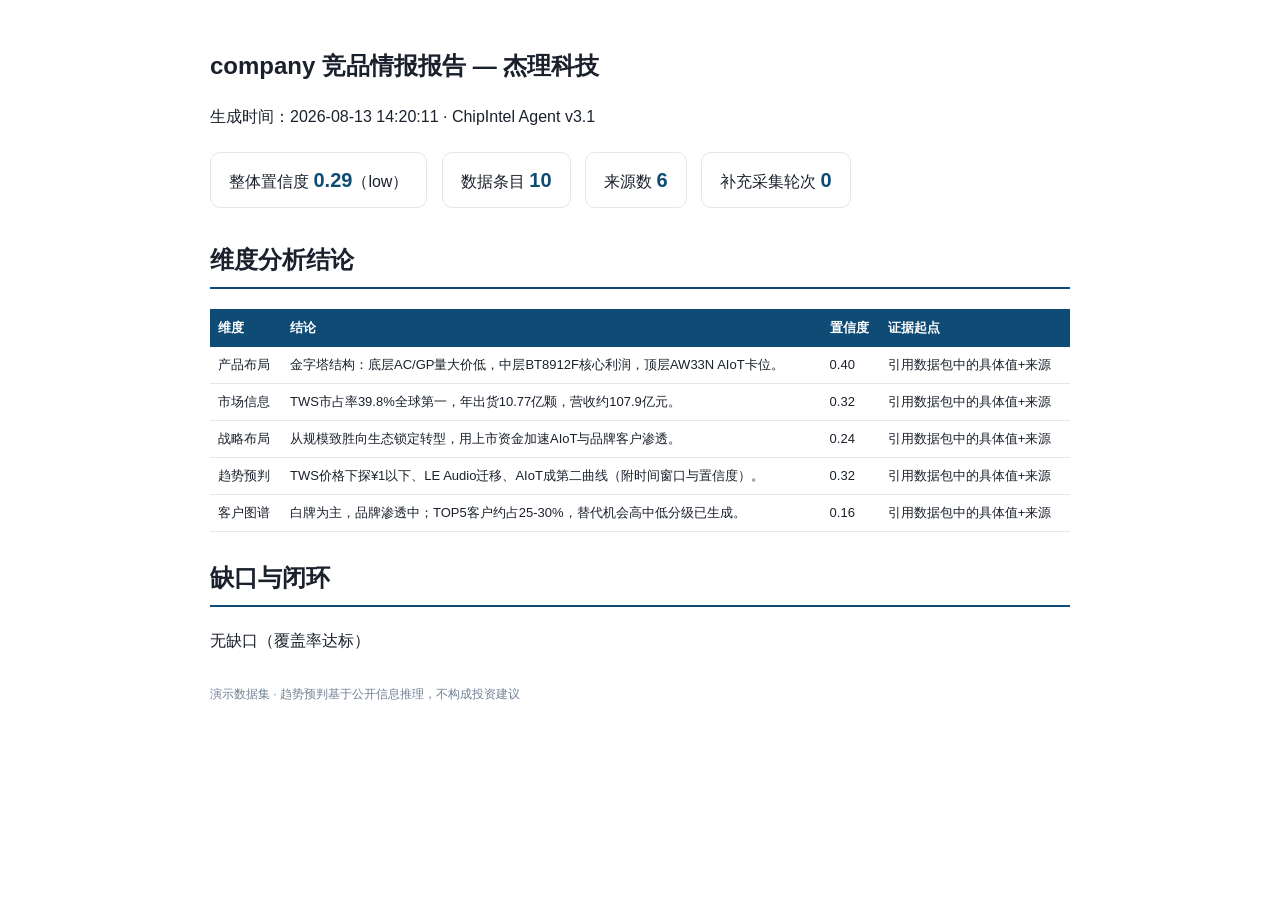
<file: backend/ChipIntel_杰理科技_20260813.html>
<!DOCTYPE html><html lang="zh-CN"><head><meta charset="utf-8">
<title>ChipIntel_杰理科技</title>
<style>body{font-family:-apple-system,"PingFang SC","Microsoft YaHei",sans-serif;max-width:860px;margin:0 auto;padding:30px 20px;color:#1a202c;line-height:1.7}
h1{font-size:24px}h2{border-bottom:2px solid #0f4c75;padding-bottom:6px;margin-top:26px}
table{width:100%;border-collapse:collapse;font-size:13px;margin:10px 0}
th{background:#0f4c75;color:#fff;padding:8px;text-align:left}td{padding:7px 8px;border-bottom:1px solid #e2e8f0}
.metric{display:inline-block;border:1px solid #e2e8f0;border-radius:10px;padding:10px 18px;margin:6px 10px 6px 0}
.metric b{font-size:20px;color:#0f4c75}.foot{color:#718096;font-size:12px;margin-top:30px}</style></head><body>
<h1>company 竞品情报报告 — 杰理科技</h1>
<p>生成时间：2026-08-13 14:20:11 · ChipIntel Agent v3.1</p>
<div class="metric">整体置信度 <b>0.29</b>（low）</div>
<div class="metric">数据条目 <b>10</b></div>
<div class="metric">来源数 <b>6</b></div>
<div class="metric">补充采集轮次 <b>0</b></div>
<h2>维度分析结论</h2><table><tr><th>维度</th><th>结论</th><th>置信度</th><th>证据起点</th></tr><tr><td>产品布局</td><td>金字塔结构：底层AC/GP量大价低，中层BT8912F核心利润，顶层AW33N AIoT卡位。</td><td>0.40</td><td>引用数据包中的具体值+来源</td></tr><tr><td>市场信息</td><td>TWS市占率39.8%全球第一，年出货10.77亿颗，营收约107.9亿元。</td><td>0.32</td><td>引用数据包中的具体值+来源</td></tr><tr><td>战略布局</td><td>从规模致胜向生态锁定转型，用上市资金加速AIoT与品牌客户渗透。</td><td>0.24</td><td>引用数据包中的具体值+来源</td></tr><tr><td>趋势预判</td><td>TWS价格下探¥1以下、LE Audio迁移、AIoT成第二曲线（附时间窗口与置信度）。</td><td>0.32</td><td>引用数据包中的具体值+来源</td></tr><tr><td>客户图谱</td><td>白牌为主，品牌渗透中；TOP5客户约占25-30%，替代机会高中低分级已生成。</td><td>0.16</td><td>引用数据包中的具体值+来源</td></tr></table>
<h2>缺口与闭环</h2><p>无缺口（覆盖率达标）</p>
<p class="foot">演示数据集 · 趋势预判基于公开信息推理，不构成投资建议</p>
</body></html>
</file>
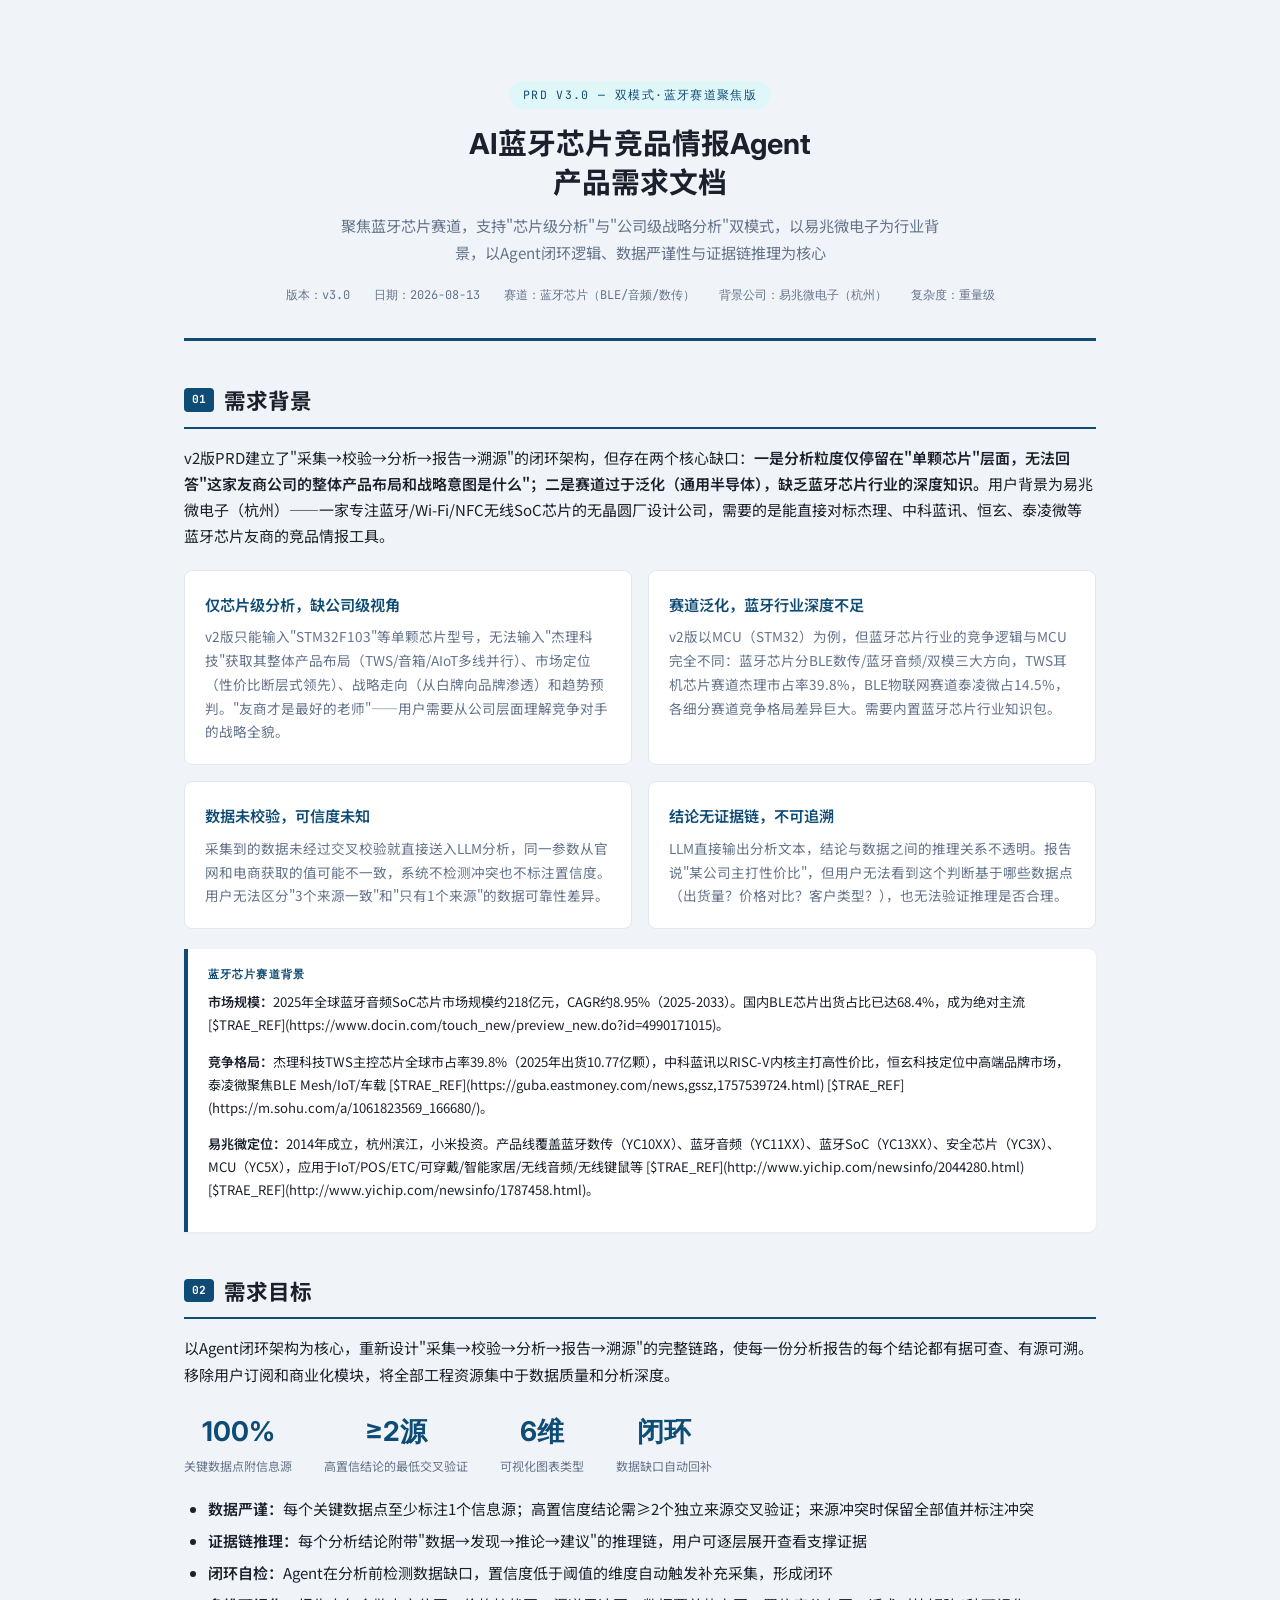
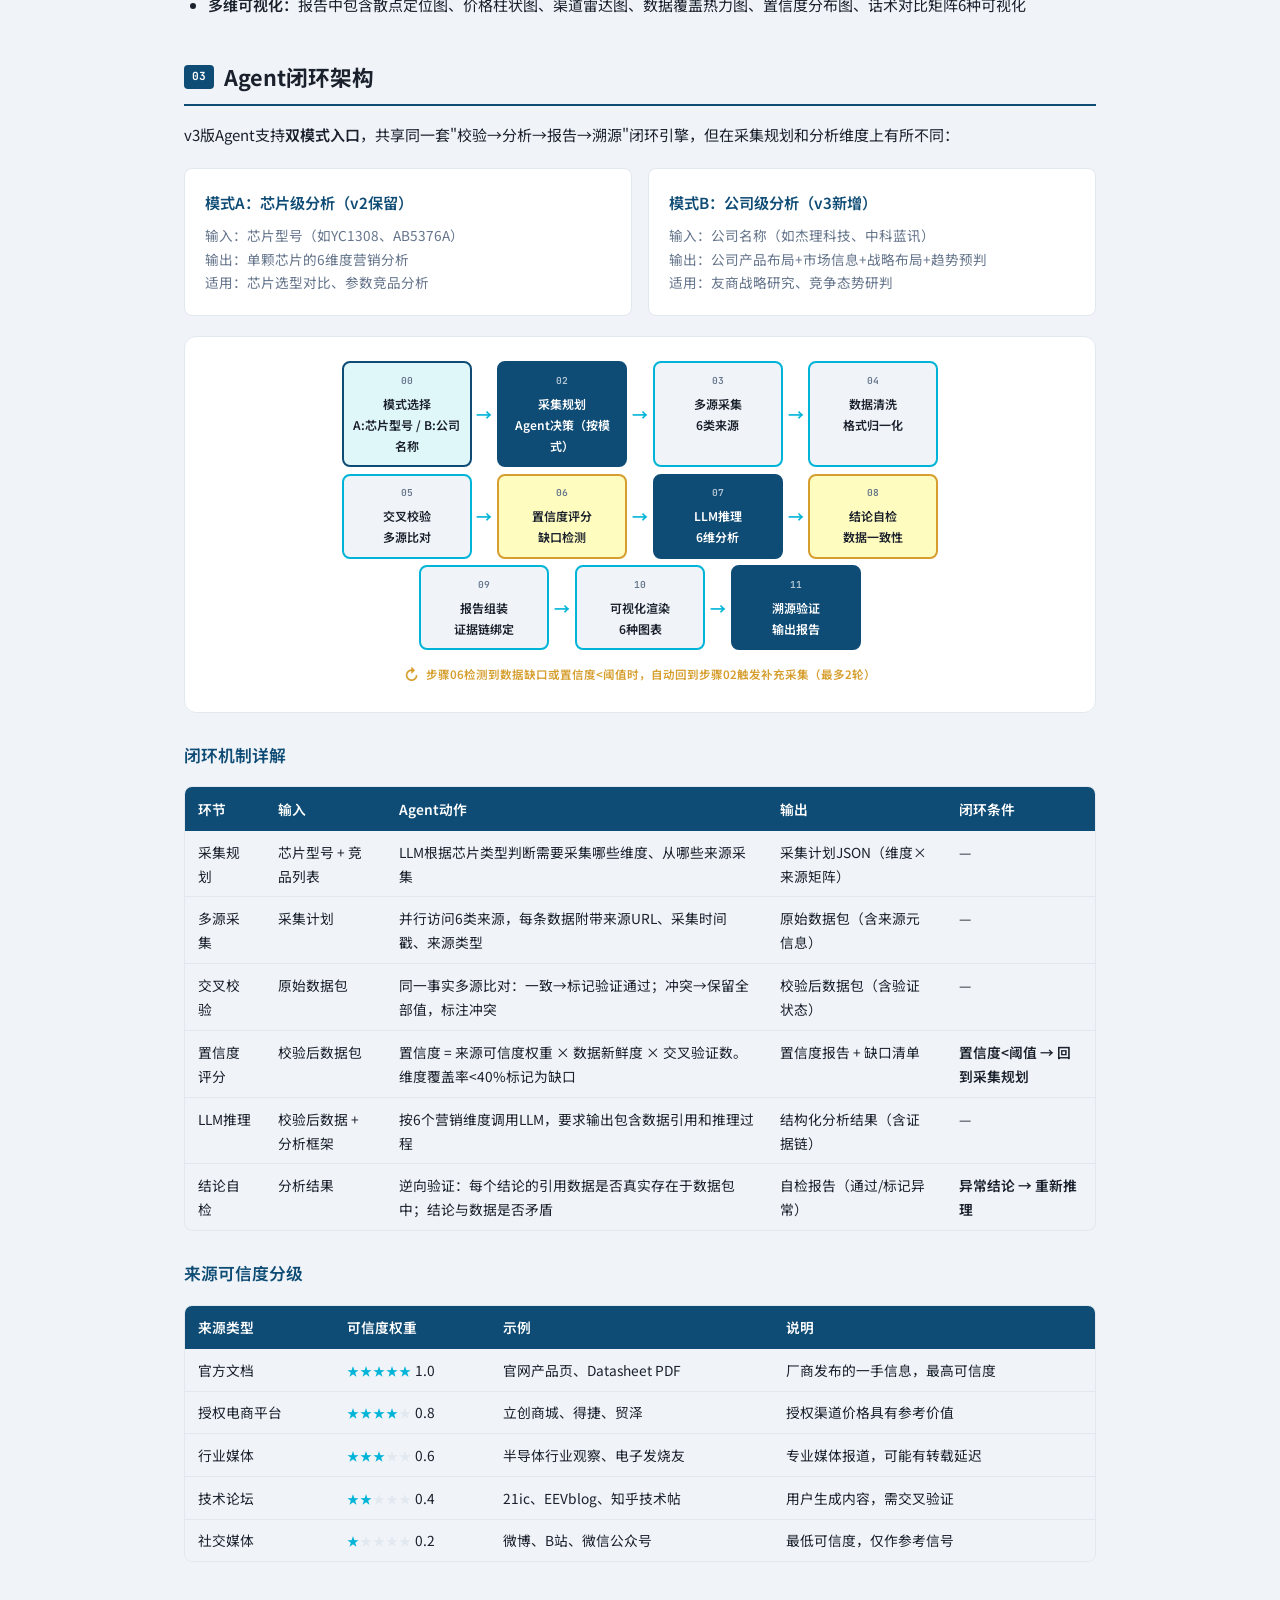
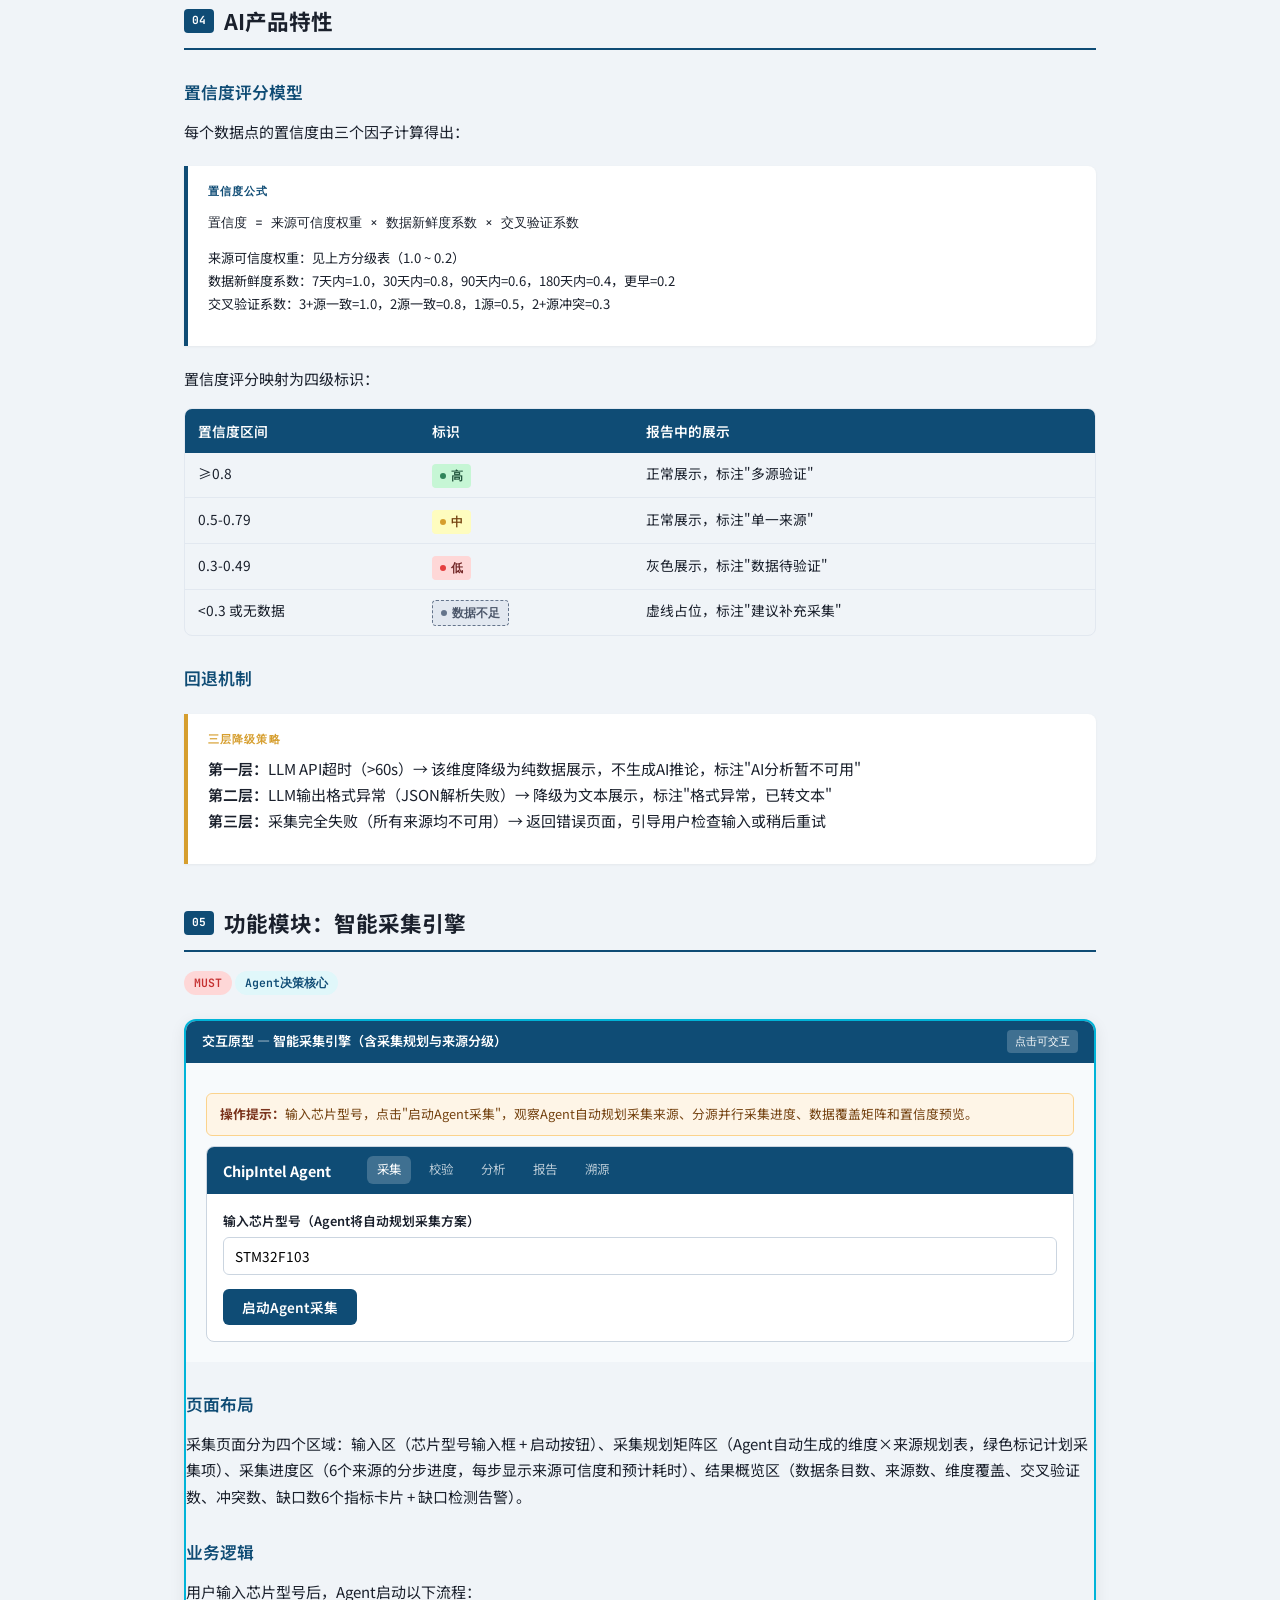
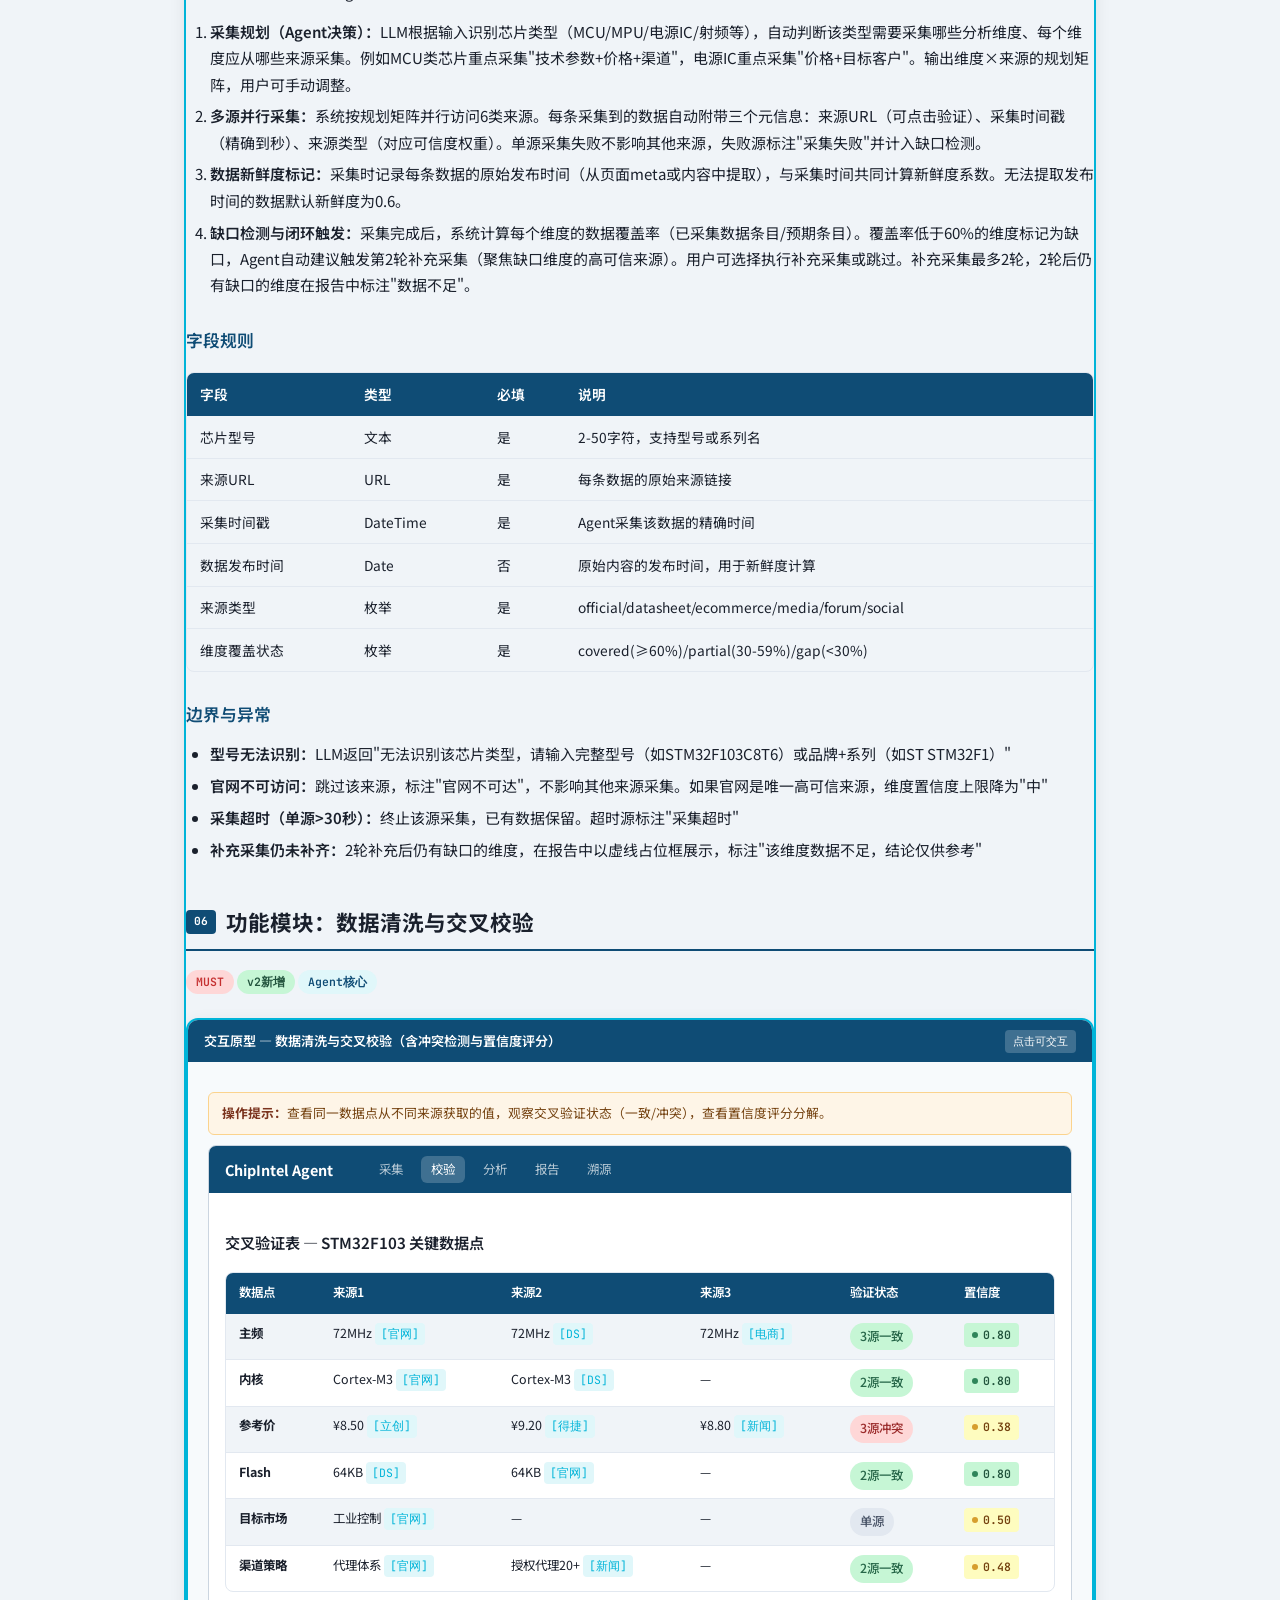
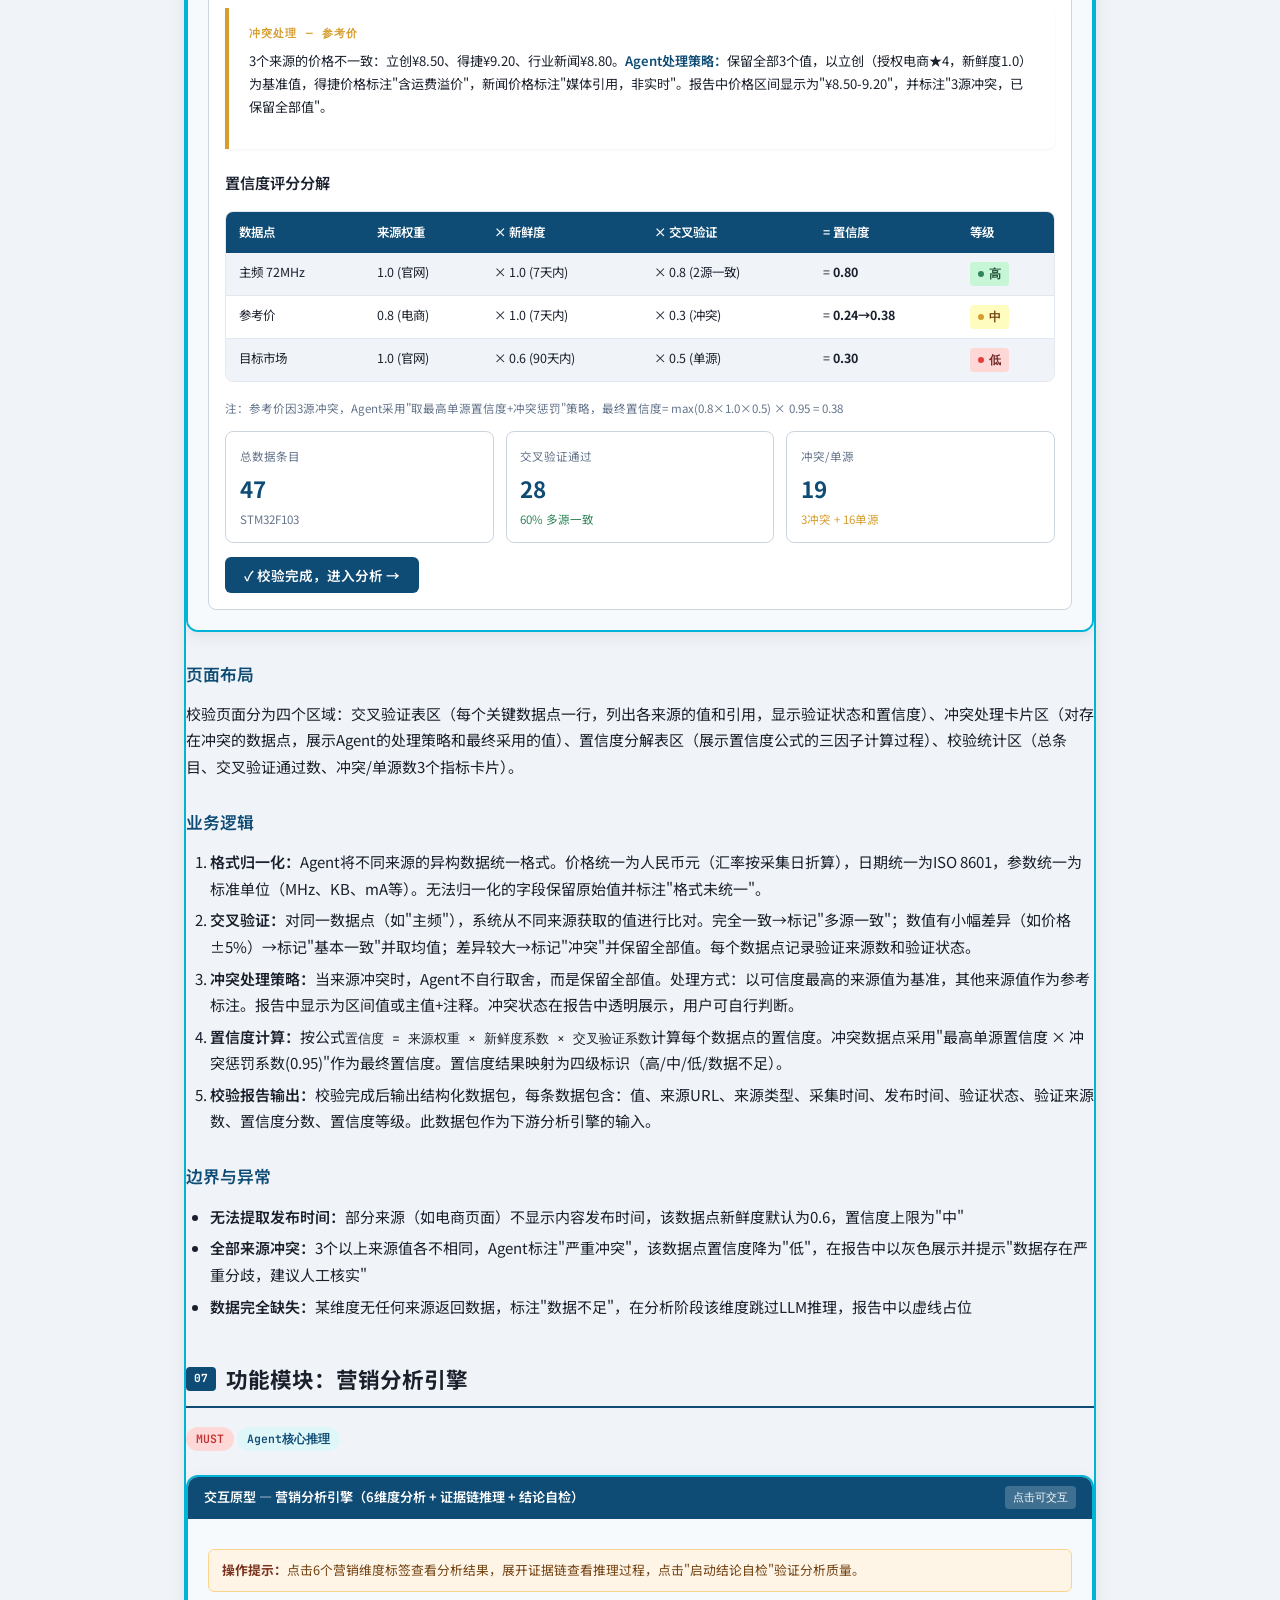
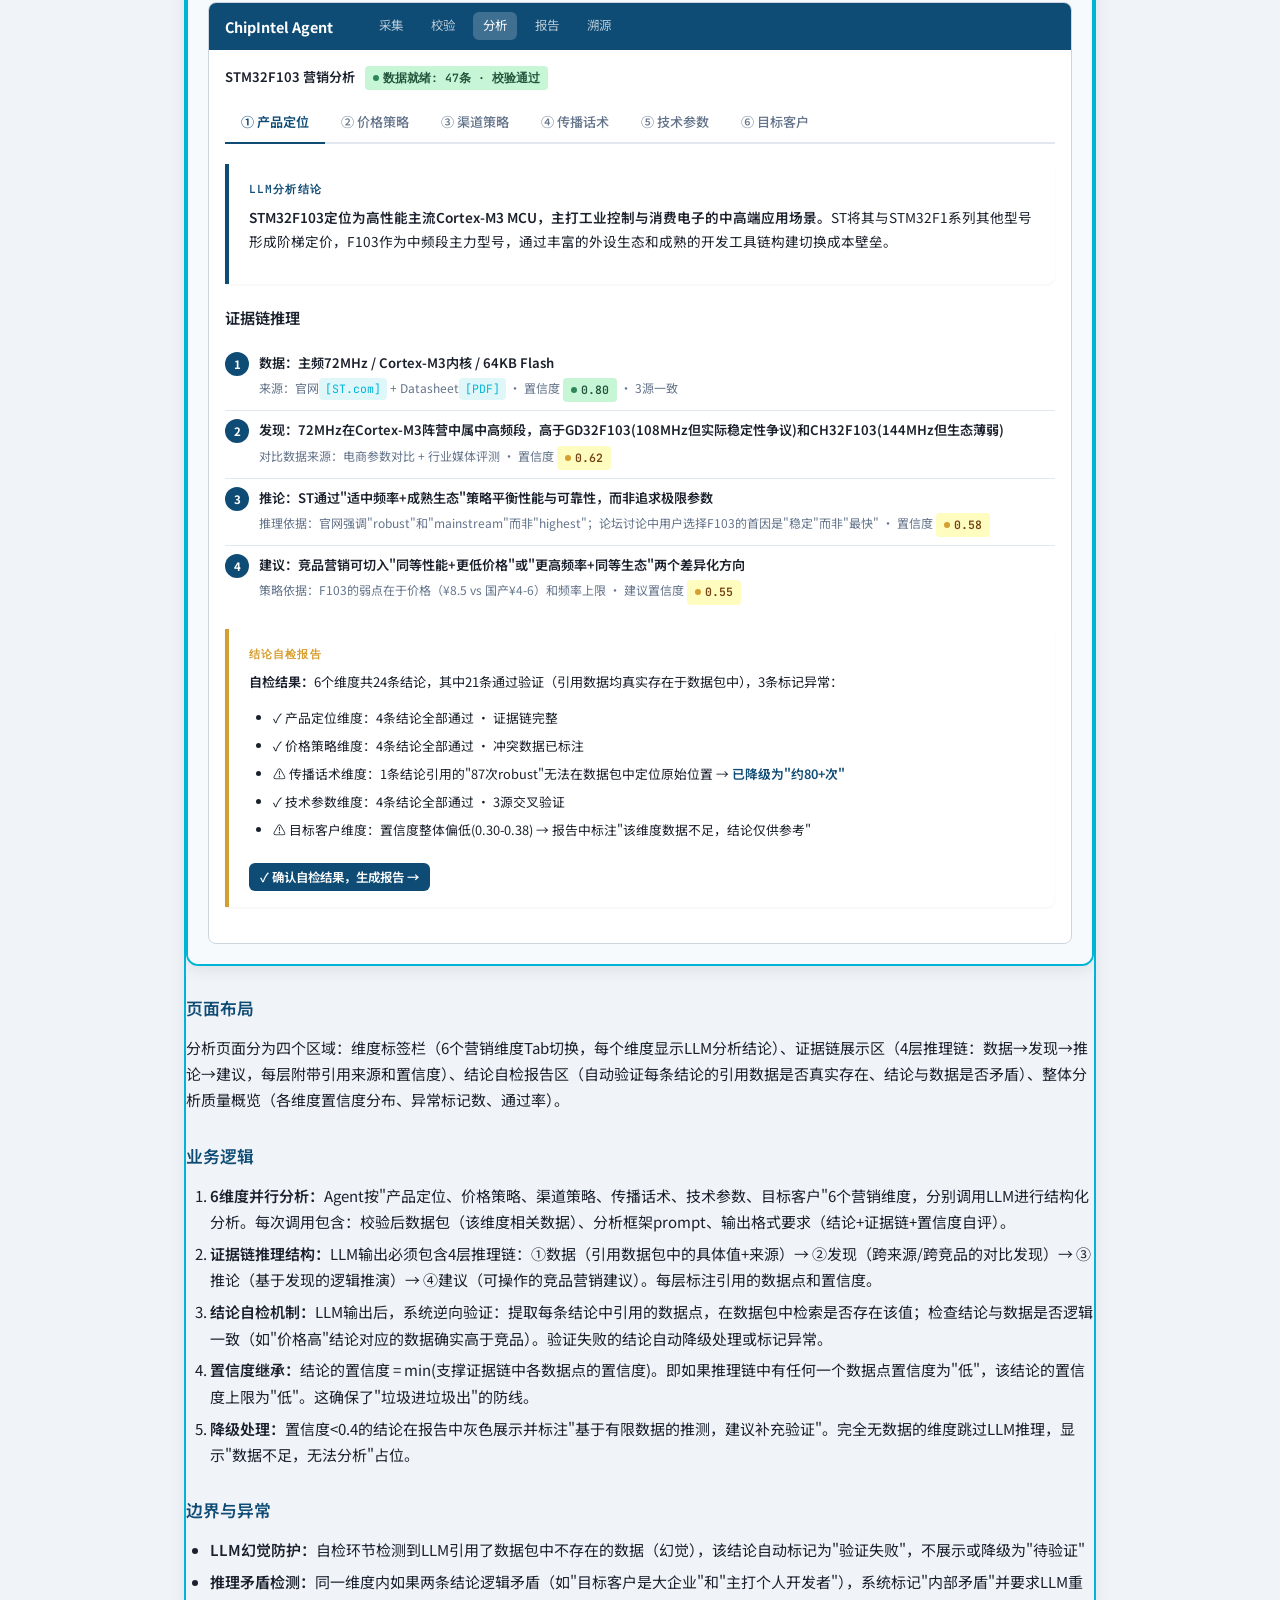
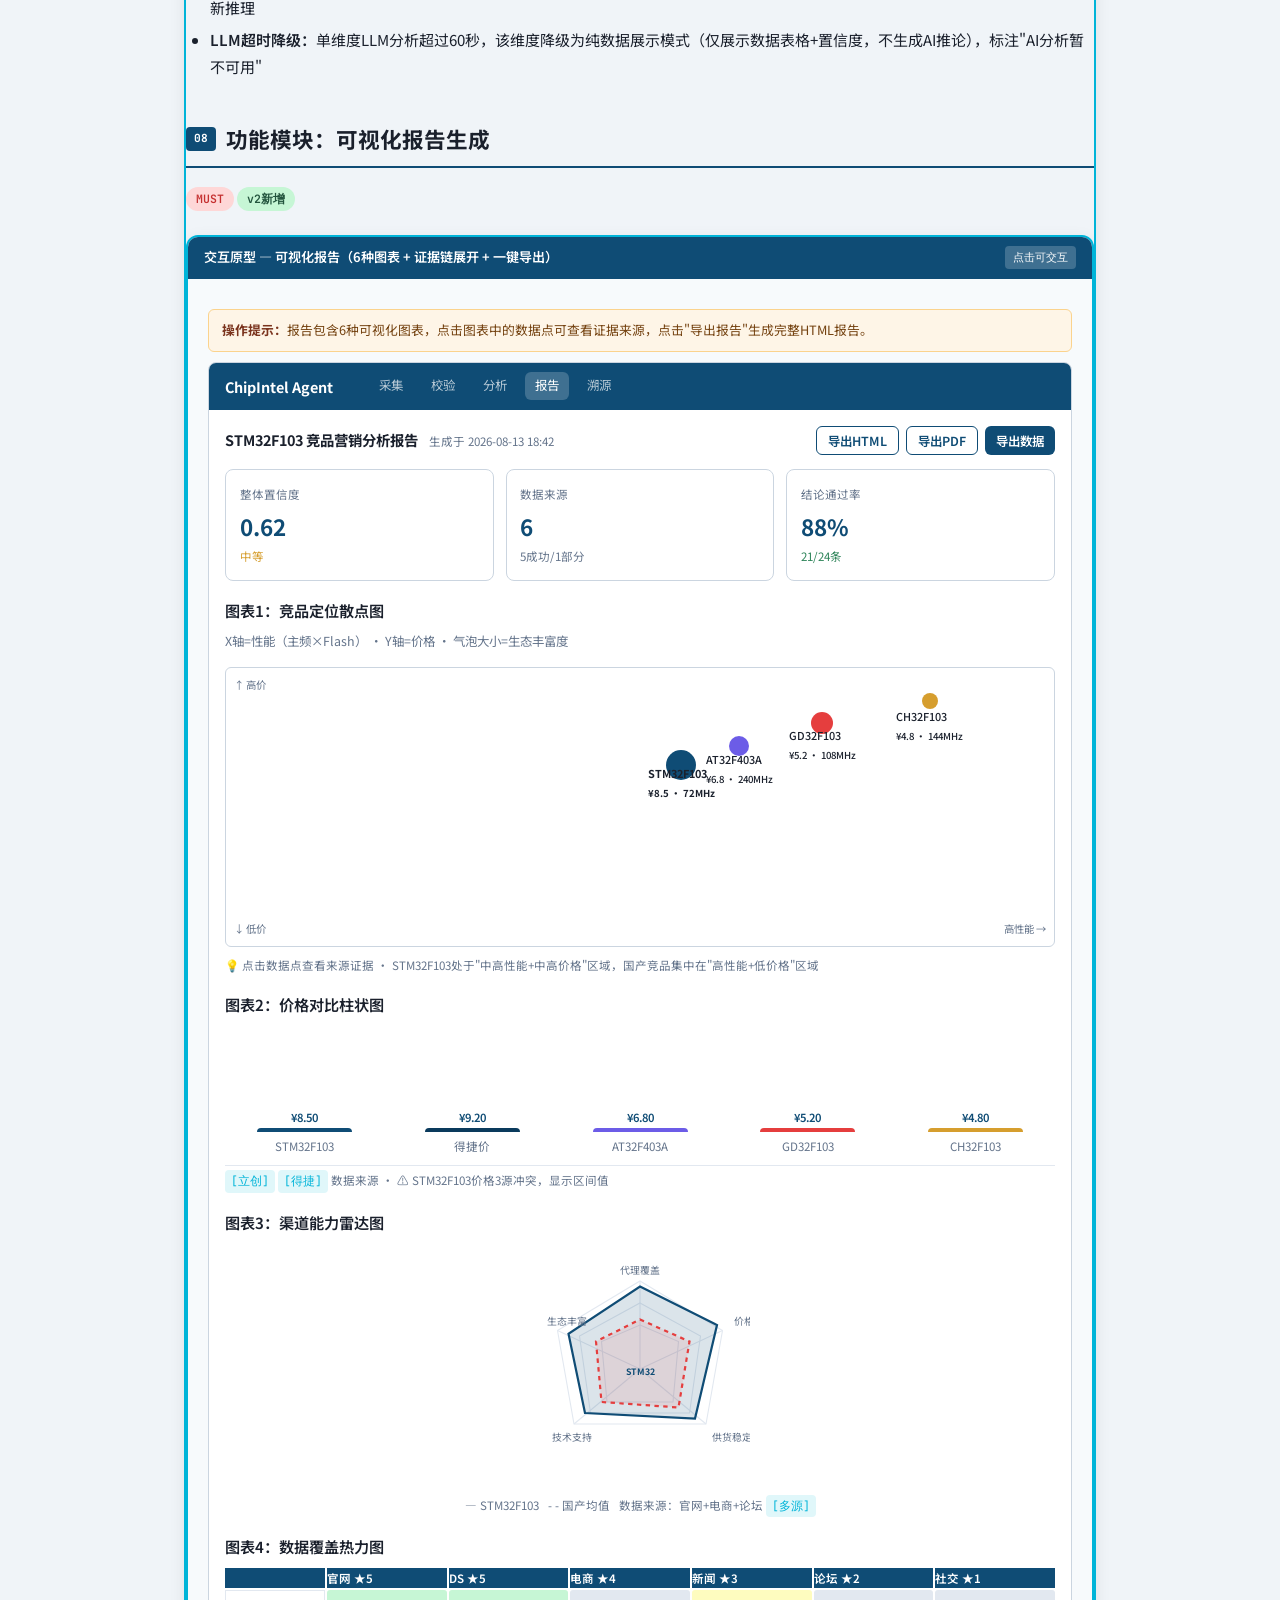
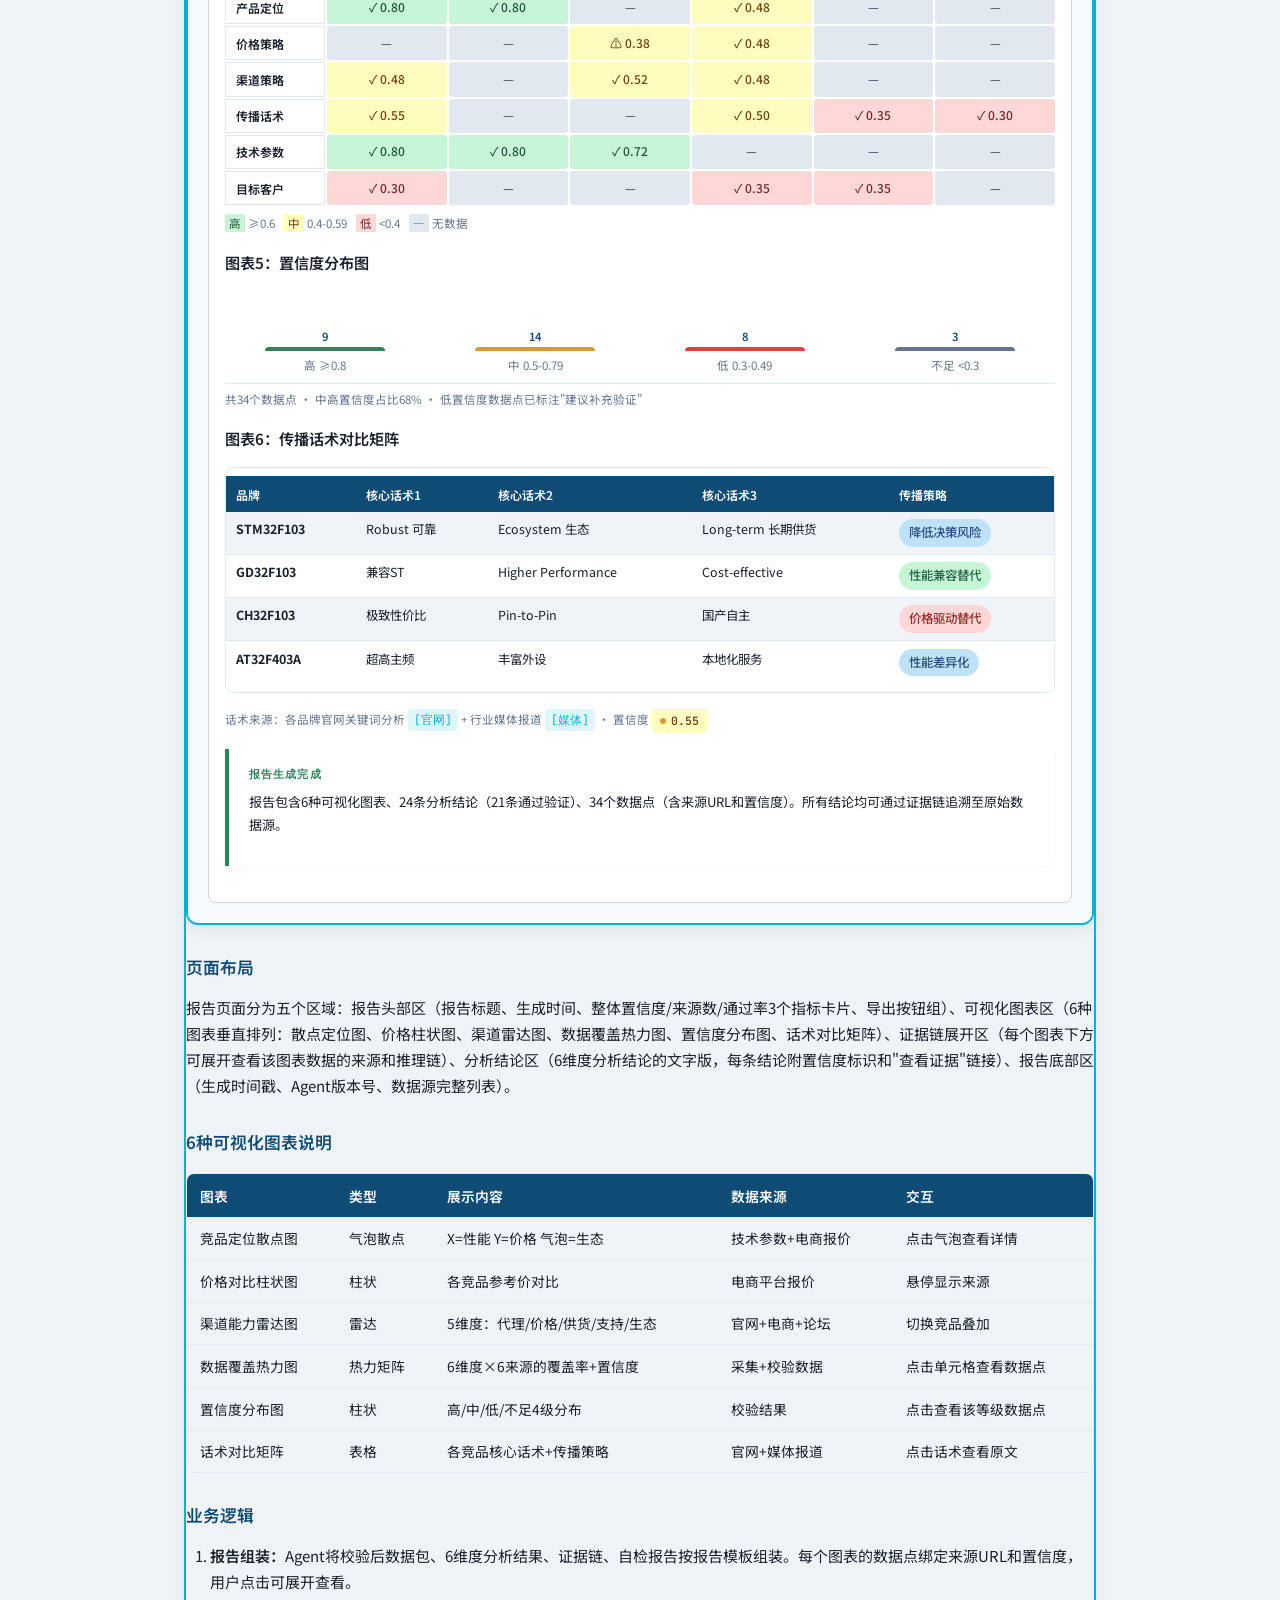
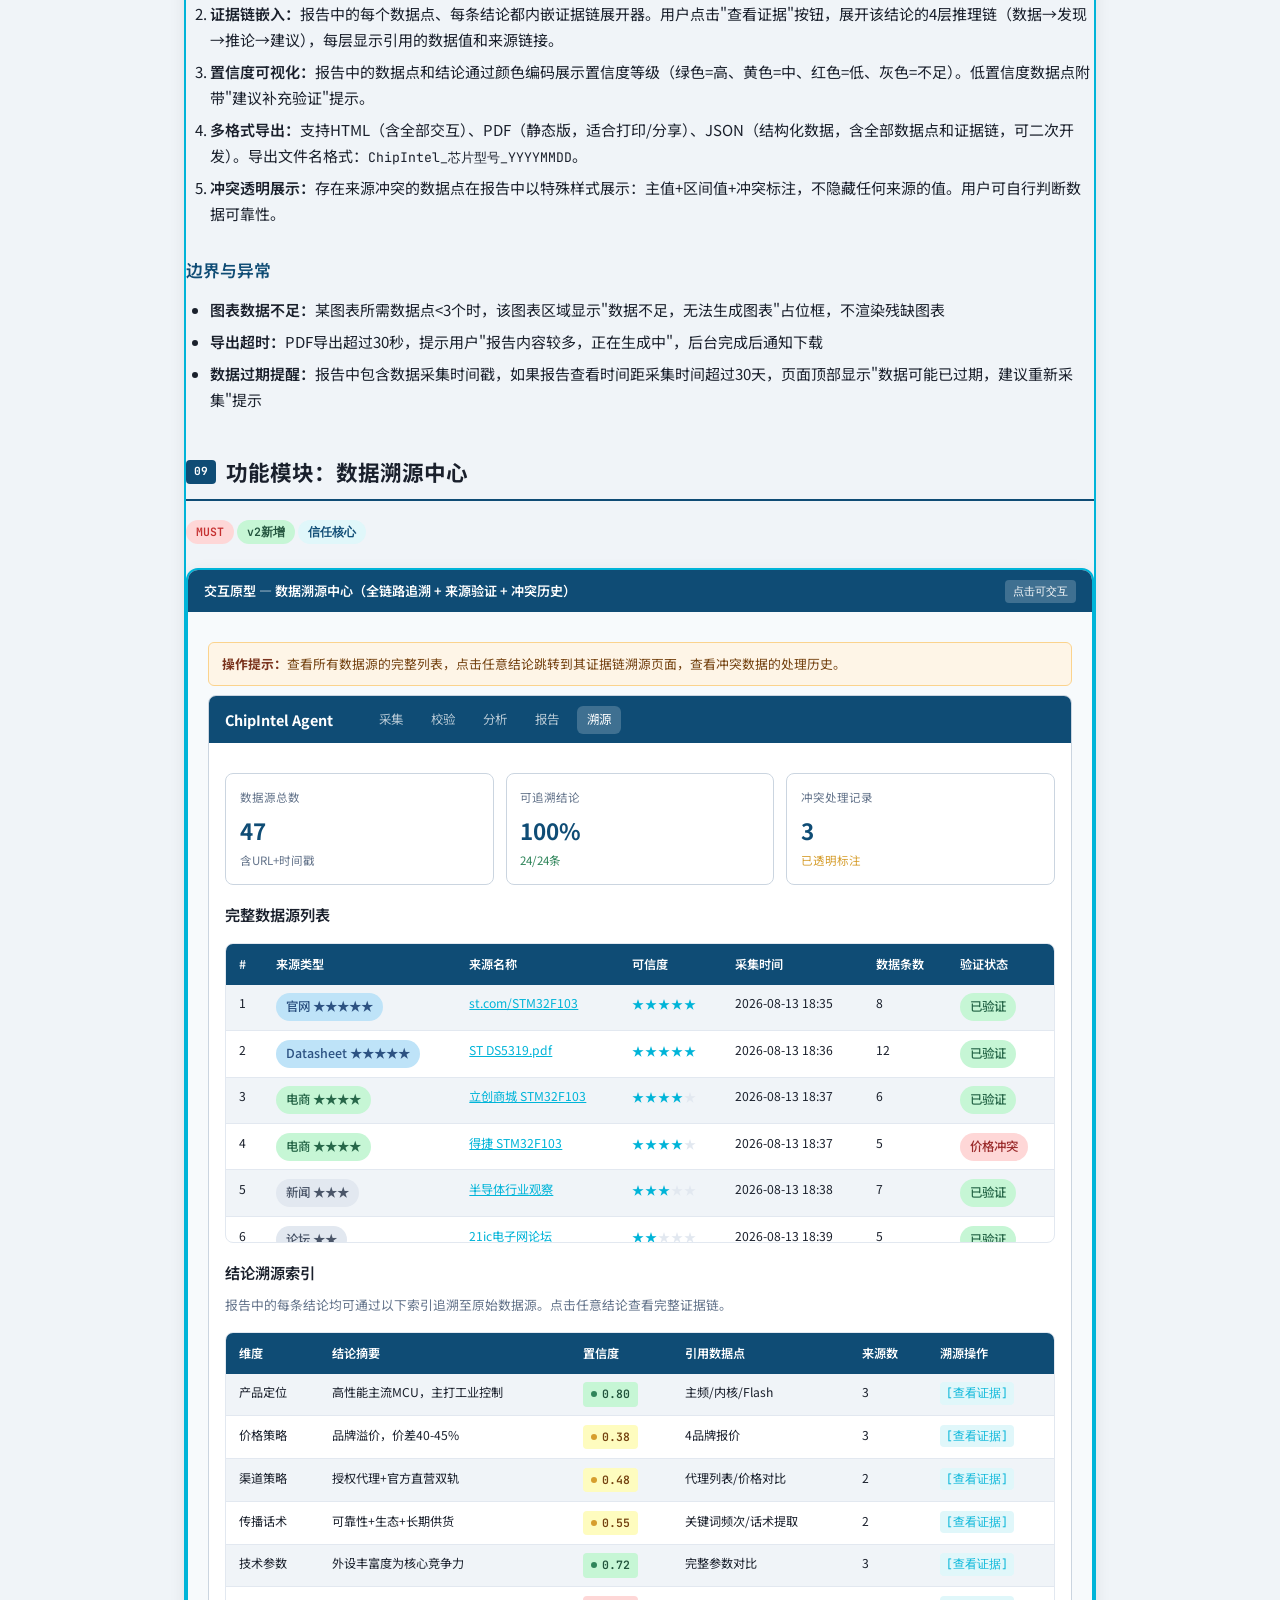
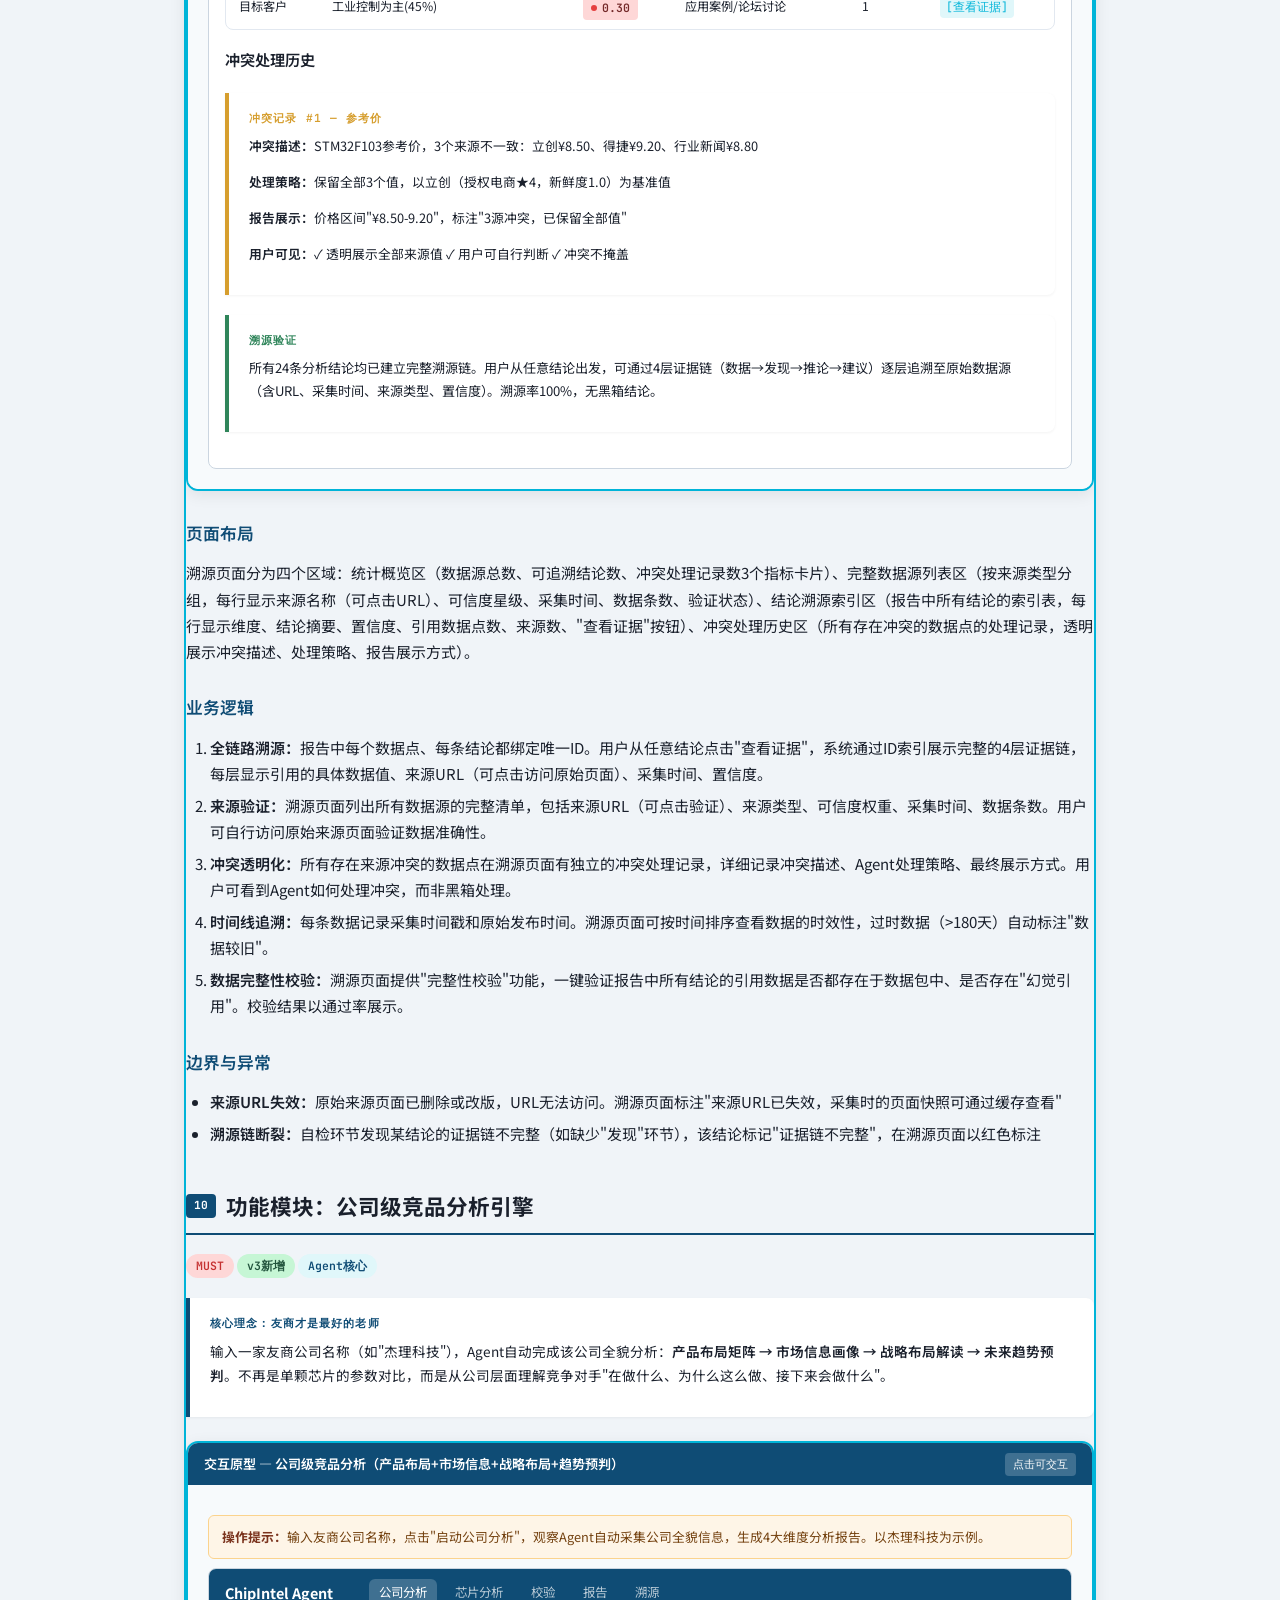
<file: docs/prd.html>
<!DOCTYPE html>
<html lang="zh-CN">
<head>
<meta charset="UTF-8">
<meta name="viewport" content="width=device-width, initial-scale=1.0">
<title>PRD v2：AI半导体竞品营销情报Agent — 闭环架构版</title>
<style>
@import url('https://fonts.googleapis.com/css2?family=Inter:wght@400;500;600;700&family=JetBrains+Mono:wght@400;500&family=Noto+Sans+SC:wght@400;500;700&display=swap');
*{margin:0;padding:0;box-sizing:border-box}
:root{
  --bg:#f0f4f8;--bg2:#fff;--ink:#1a202c;--muted:#64748b;--rule:#e2e8f0;
  --accent:#0f4c75;--accent2:#00b4d8;--accent-light:#e0f7fa;
  --danger:#e53e3e;--warn:#d69e2e;--success:#2f855a;
  --proto-bg:#f7fafc;--proto-border:#cbd5e0;
  --conf-high:#c6f6d5;--conf-high-text:#22543d;
  --conf-mid:#fefcbf;--conf-mid-text:#744210;
  --conf-low:#fed7d7;--conf-low-text:#742a2a;
  --conf-none:#e2e8f0;--conf-none-text:#4a5568;
}
body{font-family:'Noto Sans SC','Inter',-apple-system,sans-serif;background:var(--bg);color:var(--ink);font-size:15px;line-height:1.75}
code,mono{font-family:'JetBrains Mono',monospace;font-size:.88em}

/* Layout */
.container{max-width:960px;margin:0 auto;padding:2rem 1.5rem 5rem}

/* Cover */
.cover{text-align:center;padding:3rem 0 2rem;border-bottom:3px solid var(--accent);margin-bottom:2.5rem}
.cover .badge{display:inline-block;font-family:'JetBrains Mono',monospace;font-size:.72rem;letter-spacing:.12em;color:var(--accent);text-transform:uppercase;background:var(--accent-light);padding:4px 14px;border-radius:999px;margin-bottom:1rem}
.cover h1{font-family:'Inter','Noto Sans SC',sans-serif;font-size:1.8rem;font-weight:700;line-height:1.35;margin-bottom:.6rem}
.cover .sub{font-size:.95rem;color:var(--muted);max-width:600px;margin:0 auto}
.cover .meta{font-family:'JetBrains Mono',monospace;font-size:.75rem;color:var(--muted);margin-top:1.2rem;display:flex;gap:1.5rem;justify-content:center;flex-wrap:wrap}

/* Headings */
h2{font-size:1.35rem;font-weight:700;margin:2.5rem 0 1rem;padding-bottom:.5rem;border-bottom:2px solid var(--accent);display:flex;align-items:center;gap:.6rem;flex-wrap:wrap}
h2 .num{font-family:'JetBrains Mono',monospace;font-size:.7rem;background:var(--accent);color:#fff;padding:2px 8px;border-radius:4px}
h3{font-size:1.05rem;font-weight:600;margin:1.75rem 0 .75rem;color:var(--accent)}
h4{font-size:.95rem;font-weight:600;margin:1.25rem 0 .5rem}

/* Text */
p{margin-bottom:.85rem}
strong{font-weight:600}
mark.k{background:none;color:var(--accent);font-weight:600}
ul,ol{padding-left:1.5rem;margin-bottom:.85rem}
li{margin-bottom:.35rem}

/* Callout */
.callout{background:var(--bg2);border-left:4px solid var(--accent);padding:1rem 1.25rem;margin:1.25rem 0;border-radius:0 8px 8px 0;box-shadow:0 1px 3px rgba(0,0,0,.05)}
.callout.warn{border-left-color:var(--warn)}
.callout.success{border-left-color:var(--success)}
.callout .label{font-family:'JetBrains Mono',monospace;font-size:.7rem;letter-spacing:.1em;color:var(--accent);text-transform:uppercase;margin-bottom:.4rem;font-weight:600}
.callout.warn .label{color:var(--warn)}
.callout.success .label{color:var(--success)}

/* Tables */
.tbl-wrap{overflow-x:auto;margin:1rem 0;border-radius:8px;border:1px solid var(--rule)}
table{width:100%;border-collapse:collapse;font-size:.86rem;min-width:500px}
th{background:var(--accent);color:#fff;padding:.6rem .8rem;text-align:left;font-weight:600;position:sticky;top:0}
td{padding:.55rem .8rem;border-bottom:1px solid var(--rule);vertical-align:top}
tr:nth-child(even){background:var(--bg)}
tr:last-child td{border-bottom:none}

/* Cards */
.card-grid{display:grid;grid-template-columns:1fr 1fr;gap:1rem;margin:1.25rem 0}
.card{background:var(--bg2);border:1px solid var(--rule);border-radius:8px;padding:1.25rem}
.card h4{margin-top:0;color:var(--accent)}
.card p{font-size:.85rem;color:var(--muted);margin-bottom:0}
@media(max-width:640px){.card-grid{grid-template-columns:1fr}}

/* Tags */
.tag{display:inline-block;font-size:.72rem;font-family:'JetBrains Mono',monospace;padding:2px 10px;border-radius:999px;font-weight:600}
.tag.must{background:#fed7d7;color:#c53030}
.tag.ai{background:var(--accent-light);color:var(--accent)}
.tag.new{background:#c6f6d5;color:#22543d}

/* Confidence Badges */
.conf{display:inline-flex;align-items:center;gap:.3rem;font-size:.72rem;font-weight:600;padding:2px 8px;border-radius:4px;font-family:'JetBrains Mono',monospace}
.conf.high{background:var(--conf-high);color:var(--conf-high-text)}
.conf.mid{background:var(--conf-mid);color:var(--conf-mid-text)}
.conf.low{background:var(--conf-low);color:var(--conf-low-text)}
.conf.none{background:var(--conf-none);color:var(--conf-none-text);border:1px dashed var(--muted)}
.conf .dot{width:6px;height:6px;border-radius:50%}
.conf.high .dot{background:var(--success)}
.conf.mid .dot{background:var(--warn)}
.conf.low .dot{background:var(--danger)}
.conf.none .dot{background:var(--muted)}

/* Source Citation */
.src-cite{display:inline-flex;align-items:center;gap:.25rem;font-size:.72rem;color:var(--accent2);background:var(--accent-light);padding:1px 6px;border-radius:4px;font-family:'JetBrains Mono',monospace;cursor:pointer}
.src-cite:hover{text-decoration:underline}

/* Credibility Stars */
.cred{font-size:.75rem;letter-spacing:1px}
.cred .s{color:var(--accent2)}
.cred .e{color:var(--rule)}

/* ===== Agent Flow Diagram ===== */
.flow-diagram{background:var(--bg2);border:1px solid var(--rule);border-radius:12px;padding:1.5rem;margin:1.25rem 0;overflow-x:auto}
.flow-row{display:flex;align-items:stretch;gap:0;min-width:700px;flex-wrap:wrap;justify-content:center}
.flow-node{flex:1;min-width:100px;max-width:130px;background:var(--bg);border:2px solid var(--accent2);border-radius:8px;padding:.6rem .5rem;text-align:center;font-size:.75rem;font-weight:600;position:relative;margin:0 .2rem}
.flow-node.core{background:var(--accent);color:#fff;border-color:var(--accent)}
.flow-node.check{background:var(--conf-mid);border-color:var(--warn)}
.flow-node .step{font-family:'JetBrains Mono',monospace;font-size:.6rem;color:var(--muted);display:block;margin-bottom:.2rem}
.flow-node.core .step{color:rgba(255,255,255,.7)}
.flow-arrow{display:flex;align-items:center;color:var(--accent2);font-size:1rem;font-weight:700;padding:0 .1rem}
.flow-loop{text-align:center;margin-top:.6rem;font-size:.72rem;color:var(--warn);font-weight:600;display:flex;align-items:center;justify-content:center;gap:.4rem}
.flow-loop .arrow{font-size:1rem}

/* ===== Prototype Container ===== */
.proto{border:2px solid var(--accent2);border-radius:12px;overflow:hidden;margin:1.5rem 0;box-shadow:0 4px 16px rgba(0,0,0,.08)}
.proto-header{background:var(--accent);color:#fff;padding:.6rem 1rem;display:flex;align-items:center;justify-content:space-between}
.proto-header .title{font-size:.82rem;font-weight:600}
.proto-header .badge{font-family:'JetBrains Mono',monospace;font-size:.68rem;background:rgba(255,255,255,.2);padding:2px 8px;border-radius:4px}
.proto-body{background:var(--proto-bg);padding:1.25rem}
.proto-note{background:#fef5e7;border:1px solid #fbd38d;border-radius:6px;padding:.6rem .8rem;margin:.6rem 0;font-size:.8rem;color:#744210}
.proto-note b{color:#7b341e}

/* App Shell */
.app-shell{background:#fff;border:1px solid var(--proto-border);border-radius:8px;overflow:hidden}
.app-topbar{background:var(--accent);color:#fff;padding:.6rem 1rem;display:flex;align-items:center;gap:.75rem}
.app-topbar .logo{font-weight:700;font-size:.9rem}
.app-topbar .nav{display:flex;gap:.5rem;margin-left:1.5rem}
.app-topbar .nav span{font-size:.78rem;padding:3px 10px;border-radius:6px;cursor:pointer;opacity:.7}
.app-topbar .nav span.active{background:rgba(255,255,255,.2);opacity:1}

/* Forms */
.field{margin-bottom:.85rem}
.field label{display:block;font-size:.8rem;font-weight:600;color:var(--ink);margin-bottom:.3rem}
.field input[type=text],.field select,.field textarea{width:100%;padding:.5rem .7rem;border:1px solid var(--proto-border);border-radius:6px;font-size:.85rem;font-family:inherit;background:#fff}
.field input:focus,.field select:focus,.field textarea:focus{outline:none;border-color:var(--accent2);box-shadow:0 0 0 3px rgba(0,180,216,.15)}
.btn{display:inline-flex;align-items:center;gap:.4rem;padding:.5rem 1.2rem;border:none;border-radius:6px;font-size:.85rem;font-weight:600;cursor:pointer;transition:all .15s;font-family:inherit}
.btn-primary{background:var(--accent);color:#fff}
.btn-primary:hover{background:#0a3a5c}
.btn-primary:disabled{background:var(--muted);cursor:not-allowed;opacity:.6}
.btn-outline{background:transparent;border:1px solid var(--accent);color:var(--accent)}
.btn-outline:hover{background:var(--accent-light)}
.btn-sm{padding:.3rem .7rem;font-size:.78rem}

/* Progress Steps */
.progress-steps{display:flex;flex-direction:column;gap:.5rem;margin:.85rem 0}
.pstep{display:flex;align-items:center;gap:.6rem;padding:.5rem .7rem;border-radius:6px;font-size:.82rem;transition:all .3s}
.pstep.pending{background:#f7fafc;color:var(--muted)}
.pstep.active{background:var(--accent-light);color:var(--accent);font-weight:600}
.pstep.done{background:#f0fff4;color:var(--success)}
.pstep .icon{width:20px;height:20px;border-radius:50%;display:flex;align-items:center;justify-content:center;font-size:.7rem;flex-shrink:0}
.pstep.pending .icon{background:var(--rule)}
.pstep.active .icon{background:var(--accent2);color:#fff}
.pstep.done .icon{background:var(--success);color:#fff}
.pstep .detail{font-size:.72rem;color:var(--muted);font-weight:400}

/* Data Cards */
.data-cards{display:grid;grid-template-columns:1fr 1fr;gap:.6rem;margin:.85rem 0}
@media(max-width:520px){.data-cards{grid-template-columns:1fr}}
.dcard{background:#fff;border:1px solid var(--proto-border);border-radius:6px;padding:.7rem}
.dcard .dtype{font-size:.72rem;font-weight:600;color:var(--accent2);text-transform:uppercase;letter-spacing:.05em;margin-bottom:.3rem}
.dcard .dval{font-size:.85rem;font-weight:600;color:var(--ink);margin-bottom:.2rem}
.dcard .ddesc{font-size:.75rem;color:var(--muted)}

/* Chips */
.chips{display:flex;flex-wrap:wrap;gap:.4rem;margin:.5rem 0}
.chip{display:inline-flex;align-items:center;gap:.3rem;padding:3px 10px;border-radius:999px;font-size:.78rem;font-weight:500}
.chip.blue{background:#bee3f8;color:#2c5282}
.chip.green{background:#c6f6d5;color:#276749}
.chip.red{background:#fed7d7;color:#9b2c2c}
.chip.gray{background:#e2e8f0;color:#4a5568}
.chip .x{cursor:pointer;font-weight:700;opacity:.6}
.chip .x:hover{opacity:1}

/* Checkbox Group */
.check-group{display:flex;flex-direction:column;gap:.5rem}
.check-item{display:flex;align-items:center;gap:.5rem;padding:.45rem .7rem;border:1px solid var(--proto-border);border-radius:6px;cursor:pointer;font-size:.82rem;transition:all .15s}
.check-item:hover{border-color:var(--accent2)}
.check-item.checked{background:var(--accent-light);border-color:var(--accent2)}
.check-item .box{width:16px;height:16px;border:2px solid var(--proto-border);border-radius:4px;display:flex;align-items:center;justify-content:center;flex-shrink:0}
.check-item.checked .box{background:var(--accent);border-color:var(--accent);color:#fff}

/* Tabs */
.tabs{display:flex;gap:0;border-bottom:2px solid var(--rule);margin-bottom:1rem;flex-wrap:wrap}
.tab{padding:.5rem 1rem;font-size:.82rem;font-weight:500;color:var(--muted);cursor:pointer;border-bottom:2px solid transparent;margin-bottom:-2px;transition:all .15s}
.tab:hover{color:var(--ink)}
.tab.active{color:var(--accent);border-bottom-color:var(--accent);font-weight:600}
.tab-panel{display:none}
.tab-panel.active{display:block}

/* Report Table */
.rpt-table{width:100%;border-collapse:collapse;font-size:.8rem;margin:.5rem 0}
.rpt-table th{background:var(--accent);color:#fff;padding:.45rem .6rem;text-align:left;font-size:.75rem}
.rpt-table td{padding:.45rem .6rem;border-bottom:1px solid var(--rule)}
.rpt-table tr:nth-child(even){background:var(--bg)}

/* Bar Chart */
.bar-chart{display:flex;align-items:flex-end;gap:.6rem;height:120px;padding:.5rem 0;border-bottom:1px solid var(--rule)}
.bar-col{flex:1;display:flex;flex-direction:column;align-items:center;gap:.25rem}
.bar{width:60%;background:linear-gradient(180deg,var(--accent2),var(--accent));border-radius:4px 4px 0 0;transition:height .5s ease;min-height:4px;position:relative}
.bar .val{position:absolute;top:-20px;left:50%;transform:translateX(-50%);font-size:.7rem;font-weight:600;color:var(--accent);white-space:nowrap}
.bar-col .lbl{font-size:.72rem;color:var(--muted);text-align:center;white-space:nowrap}

/* Scatter Map */
.scatter-wrap{position:relative;width:100%;height:280px;background:#fff;border:1px solid var(--proto-border);border-radius:6px;margin:.5rem 0}
.scatter-dot{position:absolute;width:12px;height:12px;border-radius:50%;transform:translate(-50%,-50%);cursor:pointer;transition:all .2s}
.scatter-dot:hover{transform:translate(-50%,-50%) scale(1.5);z-index:10}
.scatter-dot .lbl{position:absolute;top:14px;left:50%;transform:translateX(-50%);font-size:.68rem;white-space:nowrap;color:var(--ink);font-weight:500}

/* Radar Chart (CSS-based) */
.radar-wrap{display:flex;justify-content:center;padding:1rem 0}
.radar{width:220px;height:220px;position:relative}
.radar svg{width:100%;height:100%}

/* Heatmap */
.heatmap{display:grid;gap:2px;margin:.5rem 0;font-size:.75rem}
.heatmap .hm-cell{padding:.35rem .5rem;border-radius:3px;text-align:center;font-weight:500}
.heatmap .hm-head{background:var(--accent);color:#fff;font-weight:600;font-size:.72rem}
.heatmap .hm-row-head{background:var(--bg2);font-weight:600;color:var(--ink);text-align:left;padding:.35rem .6rem;border:1px solid var(--rule)}
.hm-h{background:#c6f6d5;color:#22543d}
.hm-m{background:#fefcbf;color:#744210}
.hm-l{background:#fed7d7;color:#742a2a}
.hm-n{background:#e2e8f0;color:#4a5568}

/* Evidence Chain */
.evidence-chain{margin:.85rem 0}
.ev-step{display:flex;gap:.6rem;padding:.5rem 0;border-bottom:1px solid var(--rule)}
.ev-step:last-child{border-bottom:none}
.ev-step .ev-num{width:24px;height:24px;border-radius:50%;background:var(--accent);color:#fff;display:flex;align-items:center;justify-content:center;font-size:.72rem;font-weight:700;flex-shrink:0}
.ev-step .ev-content{flex:1}
.ev-step .ev-title{font-size:.82rem;font-weight:600;color:var(--ink)}
.ev-step .ev-detail{font-size:.75rem;color:var(--muted);margin-top:.15rem}

/* Source List */
.src-list{display:flex;flex-direction:column;gap:.4rem;margin:.5rem 0}
.src-item{display:flex;align-items:center;gap:.6rem;padding:.5rem .7rem;background:#fff;border:1px solid var(--proto-border);border-radius:6px;font-size:.8rem}
.src-item .src-name{flex:1;font-weight:600}
.src-item .src-type{font-size:.72rem;color:var(--muted)}
.src-item .src-fresh{font-size:.68rem;color:var(--success)}

/* Stats */
.dash-stats{display:grid;grid-template-columns:repeat(3,1fr);gap:.75rem;margin:.85rem 0}
@media(max-width:520px){.dash-stats{grid-template-columns:1fr}}
.stat-card{background:#fff;border:1px solid var(--proto-border);border-radius:8px;padding:.85rem}
.stat-card .lbl{font-size:.72rem;color:var(--muted);margin-bottom:.2rem}
.stat-card .val{font-size:1.4rem;font-weight:700;color:var(--accent)}

/* Footer */
.footer{margin-top:3rem;padding-top:1.5rem;border-top:2px solid var(--accent);text-align:center;font-size:.78rem;color:var(--muted)}
</style>
</head>
<body>
<div class="container">

<!-- COVER -->
<div class="cover">
<div class="badge">PRD v3.0 — 双模式·蓝牙赛道聚焦版</div>
<h1>AI蓝牙芯片竞品情报Agent<br>产品需求文档</h1>
<p class="sub">聚焦蓝牙芯片赛道，支持"芯片级分析"与"公司级战略分析"双模式，以易兆微电子为行业背景，以Agent闭环逻辑、数据严谨性与证据链推理为核心</p>
<div class="meta">
<span>版本：v3.0</span>
<span>日期：2026-08-13</span>
<span>赛道：蓝牙芯片（BLE/音频/数传）</span>
<span>背景公司：易兆微电子（杭州）</span>
<span>复杂度：重量级</span>
</div>
</div>

<!-- 01 需求背景 -->
<h2><span class="num">01</span> 需求背景</h2>

<p>v2版PRD建立了"采集→校验→分析→报告→溯源"的闭环架构，但存在两个核心缺口：<strong>一是分析粒度仅停留在"单颗芯片"层面，无法回答"这家友商公司的整体产品布局和战略意图是什么"；二是赛道过于泛化（通用半导体），缺乏蓝牙芯片行业的深度知识。</strong>用户背景为易兆微电子（杭州）——一家专注蓝牙/Wi-Fi/NFC无线SoC芯片的无晶圆厂设计公司，需要的是能直接对标杰理、中科蓝讯、恒玄、泰凌微等蓝牙芯片友商的竞品情报工具。</p>

<div class="card-grid">
<div class="card">
<h4>仅芯片级分析，缺公司级视角</h4>
<p>v2版只能输入"STM32F103"等单颗芯片型号，无法输入"杰理科技"获取其整体产品布局（TWS/音箱/AIoT多线并行）、市场定位（性价比断层式领先）、战略走向（从白牌向品牌渗透）和趋势预判。"友商才是最好的老师"——用户需要从公司层面理解竞争对手的战略全貌。</p>
</div>
<div class="card">
<h4>赛道泛化，蓝牙行业深度不足</h4>
<p>v2版以MCU（STM32）为例，但蓝牙芯片行业的竞争逻辑与MCU完全不同：蓝牙芯片分BLE数传/蓝牙音频/双模三大方向，TWS耳机芯片赛道杰理市占率39.8%，BLE物联网赛道泰凌微占14.5%，各细分赛道竞争格局差异巨大。需要内置蓝牙芯片行业知识包。</p>
</div>
<div class="card">
<h4>数据未校验，可信度未知</h4>
<p>采集到的数据未经过交叉校验就直接送入LLM分析，同一参数从官网和电商获取的值可能不一致，系统不检测冲突也不标注置信度。用户无法区分"3个来源一致"和"只有1个来源"的数据可靠性差异。</p>
</div>
<div class="card">
<h4>结论无证据链，不可追溯</h4>
<p>LLM直接输出分析文本，结论与数据之间的推理关系不透明。报告说"某公司主打性价比"，但用户无法看到这个判断基于哪些数据点（出货量？价格对比？客户类型？），也无法验证推理是否合理。</p>
</div>
</div>

<div class="callout">
<div class="label">蓝牙芯片赛道背景</div>
<p style="font-size:.82rem"><strong>市场规模：</strong>2025年全球蓝牙音频SoC芯片市场规模约218亿元，CAGR约8.95%（2025-2033）。国内BLE芯片出货占比已达68.4%，成为绝对主流 [$TRAE_REF](https://www.docin.com/touch_new/preview_new.do?id=4990171015)。</p>
<p style="font-size:.82rem"><strong>竞争格局：</strong>杰理科技TWS主控芯片全球市占率39.8%（2025年出货10.77亿颗），中科蓝讯以RISC-V内核主打高性价比，恒玄科技定位中高端品牌市场，泰凌微聚焦BLE Mesh/IoT/车载 [$TRAE_REF](https://guba.eastmoney.com/news,gssz,1757539724.html) [$TRAE_REF](https://m.sohu.com/a/1061823569_166680/)。</p>
<p style="font-size:.82rem"><strong>易兆微定位：</strong>2014年成立，杭州滨江，小米投资。产品线覆盖蓝牙数传（YC10XX）、蓝牙音频（YC11XX）、蓝牙SoC（YC13XX）、安全芯片（YC3X）、MCU（YC5X），应用于IoT/POS/ETC/可穿戴/智能家居/无线音频/无线键鼠等 [$TRAE_REF](http://www.yichip.com/newsinfo/2044280.html) [$TRAE_REF](http://www.yichip.com/newsinfo/1787458.html)。</p>
</div>

<!-- 02 需求目标 -->
<h2><span class="num">02</span> 需求目标</h2>

<p>以Agent闭环架构为核心，重新设计"采集→校验→分析→报告→溯源"的完整链路，使每一份分析报告的每个结论都有据可查、有源可溯。移除用户订阅和商业化模块，将全部工程资源集中于数据质量和分析深度。</p>

<div class="metrics" style="display:flex;gap:2rem;flex-wrap:wrap;margin:1.25rem 0">
<div class="metric" style="text-align:center"><div style="font-family:Inter;font-size:1.7rem;font-weight:700;color:var(--accent)">100%</div><div style="font-size:.75rem;color:var(--muted)">关键数据点附信息源</div></div>
<div class="metric" style="text-align:center"><div style="font-family:Inter;font-size:1.7rem;font-weight:700;color:var(--accent)">≥2源</div><div style="font-size:.75rem;color:var(--muted)">高置信结论的最低交叉验证</div></div>
<div class="metric" style="text-align:center"><div style="font-family:Inter;font-size:1.7rem;font-weight:700;color:var(--accent)">6维</div><div style="font-size:.75rem;color:var(--muted)">可视化图表类型</div></div>
<div class="metric" style="text-align:center"><div style="font-family:Inter;font-size:1.7rem;font-weight:700;color:var(--accent)">闭环</div><div style="font-size:.75rem;color:var(--muted)">数据缺口自动回补</div></div>
</div>

<ul>
<li><strong>数据严谨：</strong>每个关键数据点至少标注1个信息源；高置信度结论需≥2个独立来源交叉验证；来源冲突时保留全部值并标注冲突</li>
<li><strong>证据链推理：</strong>每个分析结论附带"数据→发现→推论→建议"的推理链，用户可逐层展开查看支撑证据</li>
<li><strong>闭环自检：</strong>Agent在分析前检测数据缺口，置信度低于阈值的维度自动触发补充采集，形成闭环</li>
<li><strong>多维可视化：</strong>报告中包含散点定位图、价格柱状图、渠道雷达图、数据覆盖热力图、置信度分布图、话术对比矩阵6种可视化</li>
</ul>

<!-- 03 Agent闭环架构 -->
<h2><span class="num">03</span> Agent闭环架构</h2>

<p>v3版Agent支持<strong>双模式入口</strong>，共享同一套"校验→分析→报告→溯源"闭环引擎，但在采集规划和分析维度上有所不同：</p>

<div class="card-grid">
<div class="card">
<h4>模式A：芯片级分析（v2保留）</h4>
<p>输入：芯片型号（如YC1308、AB5376A）<br>输出：单颗芯片的6维度营销分析<br>适用：芯片选型对比、参数竞品分析</p>
</div>
<div class="card">
<h4>模式B：公司级分析（v3新增）</h4>
<p>输入：公司名称（如杰理科技、中科蓝讯）<br>输出：公司产品布局+市场信息+战略布局+趋势预判<br>适用：友商战略研究、竞争态势研判</p>
</div>
</div>

<div class="flow-diagram">
<div class="flow-row">
<div class="flow-node" style="background:var(--accent-light);border-color:var(--accent)"><span class="step">00</span>模式选择<br>A:芯片型号 / B:公司名称</div>
<div class="flow-arrow">→</div>
<div class="flow-node core"><span class="step">02</span>采集规划<br>Agent决策（按模式）</div>
<div class="flow-arrow">→</div>
<div class="flow-node"><span class="step">03</span>多源采集<br>6类来源</div>
<div class="flow-arrow">→</div>
<div class="flow-node"><span class="step">04</span>数据清洗<br>格式归一化</div>
</div>
<div class="flow-row" style="margin-top:.4rem">
<div class="flow-node"><span class="step">05</span>交叉校验<br>多源比对</div>
<div class="flow-arrow">→</div>
<div class="flow-node check"><span class="step">06</span>置信度评分<br>缺口检测</div>
<div class="flow-arrow">→</div>
<div class="flow-node core"><span class="step">07</span>LLM推理<br>6维分析</div>
<div class="flow-arrow">→</div>
<div class="flow-node check"><span class="step">08</span>结论自检<br>数据一致性</div>
</div>
<div class="flow-row" style="margin-top:.4rem">
<div class="flow-node"><span class="step">09</span>报告组装<br>证据链绑定</div>
<div class="flow-arrow">→</div>
<div class="flow-node"><span class="step">10</span>可视化渲染<br>6种图表</div>
<div class="flow-arrow">→</div>
<div class="flow-node core"><span class="step">11</span>溯源验证<br>输出报告</div>
</div>
<div class="flow-loop">
<span class="arrow">↻</span> 步骤06检测到数据缺口或置信度<阈值时，自动回到步骤02触发补充采集（最多2轮）
</div>
</div>

<h3>闭环机制详解</h3>
<div class="tbl-wrap">
<table>
<tr><th>环节</th><th>输入</th><th>Agent动作</th><th>输出</th><th>闭环条件</th></tr>
<tr><td>采集规划</td><td>芯片型号 + 竞品列表</td><td>LLM根据芯片类型判断需要采集哪些维度、从哪些来源采集</td><td>采集计划JSON（维度×来源矩阵）</td><td>—</td></tr>
<tr><td>多源采集</td><td>采集计划</td><td>并行访问6类来源，每条数据附带来源URL、采集时间戳、来源类型</td><td>原始数据包（含来源元信息）</td><td>—</td></tr>
<tr><td>交叉校验</td><td>原始数据包</td><td>同一事实多源比对：一致→标记验证通过；冲突→保留全部值，标注冲突</td><td>校验后数据包（含验证状态）</td><td>—</td></tr>
<tr><td>置信度评分</td><td>校验后数据包</td><td>置信度 = 来源可信度权重 × 数据新鲜度 × 交叉验证数。维度覆盖率<40%标记为缺口</td><td>置信度报告 + 缺口清单</td><td><strong>置信度<阈值 → 回到采集规划</strong></td></tr>
<tr><td>LLM推理</td><td>校验后数据 + 分析框架</td><td>按6个营销维度调用LLM，要求输出包含数据引用和推理过程</td><td>结构化分析结果（含证据链）</td><td>—</td></tr>
<tr><td>结论自检</td><td>分析结果</td><td>逆向验证：每个结论的引用数据是否真实存在于数据包中；结论与数据是否矛盾</td><td>自检报告（通过/标记异常）</td><td><strong>异常结论 → 重新推理</strong></td></tr>
</table>
</div>

<h3>来源可信度分级</h3>
<div class="tbl-wrap">
<table>
<tr><th>来源类型</th><th>可信度权重</th><th>示例</th><th>说明</th></tr>
<tr><td>官方文档</td><td><span class="cred"><span class="s">★★★★★</span></span> 1.0</td><td>官网产品页、Datasheet PDF</td><td>厂商发布的一手信息，最高可信度</td></tr>
<tr><td>授权电商平台</td><td><span class="cred"><span class="s">★★★★</span><span class="e">★</span></span> 0.8</td><td>立创商城、得捷、贸泽</td><td>授权渠道价格具有参考价值</td></tr>
<tr><td>行业媒体</td><td><span class="cred"><span class="s">★★★</span><span class="e">★★</span></span> 0.6</td><td>半导体行业观察、电子发烧友</td><td>专业媒体报道，可能有转载延迟</td></tr>
<tr><td>技术论坛</td><td><span class="cred"><span class="s">★★</span><span class="e">★★★</span></span> 0.4</td><td>21ic、EEVblog、知乎技术帖</td><td>用户生成内容，需交叉验证</td></tr>
<tr><td>社交媒体</td><td><span class="cred"><span class="s">★</span><span class="e">★★★★</span></span> 0.2</td><td>微博、B站、微信公众号</td><td>最低可信度，仅作参考信号</td></tr>
</table>
</div>

<!-- 04 AI产品特性 -->
<h2><span class="num">04</span> AI产品特性</h2>

<h3>置信度评分模型</h3>
<p>每个数据点的置信度由三个因子计算得出：</p>
<div class="callout">
<div class="label">置信度公式</div>
<p><code>置信度 = 来源可信度权重 × 数据新鲜度系数 × 交叉验证系数</code></p>
<p style="font-size:.82rem;margin-top:.4rem">来源可信度权重：见上方分级表（1.0 ~ 0.2）<br>数据新鲜度系数：7天内=1.0，30天内=0.8，90天内=0.6，180天内=0.4，更早=0.2<br>交叉验证系数：3+源一致=1.0，2源一致=0.8，1源=0.5，2+源冲突=0.3</p>
</div>
<p>置信度评分映射为四级标识：</p>
<div class="tbl-wrap">
<table>
<tr><th>置信度区间</th><th>标识</th><th>报告中的展示</th></tr>
<tr><td>≥0.8</td><td><span class="conf high"><span class="dot"></span>高</span></td><td>正常展示，标注"多源验证"</td></tr>
<tr><td>0.5-0.79</td><td><span class="conf mid"><span class="dot"></span>中</span></td><td>正常展示，标注"单一来源"</td></tr>
<tr><td>0.3-0.49</td><td><span class="conf low"><span class="dot"></span>低</span></td><td>灰色展示，标注"数据待验证"</td></tr>
<tr><td><0.3 或无数据</td><td><span class="conf none"><span class="dot"></span>数据不足</span></td><td>虚线占位，标注"建议补充采集"</td></tr>
</table>
</div>

<h3>回退机制</h3>
<div class="callout warn">
<div class="label">三层降级策略</div>
<p><strong>第一层：</strong>LLM API超时（>60s）→ 该维度降级为纯数据展示，不生成AI推论，标注"AI分析暂不可用"<br><strong>第二层：</strong>LLM输出格式异常（JSON解析失败）→ 降级为文本展示，标注"格式异常，已转文本"<br><strong>第三层：</strong>采集完全失败（所有来源均不可用）→ 返回错误页面，引导用户检查输入或稍后重试</p>
</div>

<!-- ==================== 功能模块1 ==================== -->
<h2><span class="num">05</span> 功能模块：智能采集引擎</h2>
<span class="tag must">MUST</span> <span class="tag ai">Agent决策核心</span>

<div class="proto">
<div class="proto-header">
<div class="title">交互原型 — 智能采集引擎（含采集规划与来源分级）</div>
<div class="badge">点击可交互</div>
</div>
<div class="proto-body">
<div class="proto-note"><b>操作提示：</b>输入芯片型号，点击"启动Agent采集"，观察Agent自动规划采集来源、分源并行采集进度、数据覆盖矩阵和置信度预览。</div>

<div class="app-shell">
<div class="app-topbar">
<span class="logo">ChipIntel Agent</span>
<div class="nav"><span class="active">采集</span><span>校验</span><span>分析</span><span>报告</span><span>溯源</span></div>
</div>
<div style="padding:1rem">

<div class="field">
<label>输入芯片型号（Agent将自动规划采集方案）</label>
<input type="text" id="v2-chipInput" placeholder="例如：STM32F103" value="STM32F103">
</div>

<button class="btn btn-primary" id="v2-collectBtn" onclick="v2StartCollect()">启动Agent采集</button>

<div id="v2-collectResult" style="display:none;margin-top:1rem">

<h4>Agent采集规划</h4>
<p style="font-size:.8rem;color:var(--muted)">Agent根据"STM32F103"自动识别为ARM Cortex-M3 MCU，规划以下6维度×6来源采集矩阵：</p>
<div class="tbl-wrap" style="max-height:280px">
<table style="font-size:.78rem;min-width:600px">
<tr><th>分析维度</th><th>官网 ★★★★★</th><th>Datasheet ★★★★★</th><th>电商 ★★★★</th><th>新闻 ★★★</th><th>论坛 ★★</th><th>社交 ★</th></tr>
<tr><td><b>产品定位</b></td><td style="background:#c6f6d5">✓ 规划</td><td style="background:#c6f6d5">✓ 规划</td><td style="color:var(--muted)">—</td><td style="background:#c6f6d5">✓ 规划</td><td style="color:var(--muted)">—</td><td style="color:var(--muted)">—</td></tr>
<tr><td><b>价格策略</b></td><td style="color:var(--muted)">—</td><td style="color:var(--muted)">—</td><td style="background:#c6f6d5">✓ 规划</td><td style="background:#c6f6d5">✓ 规划</td><td style="color:var(--muted)">—</td><td style="color:var(--muted)">—</td></tr>
<tr><td><b>渠道策略</b></td><td style="background:#c6f6d5">✓ 规划</td><td style="color:var(--muted)">—</td><td style="background:#c6f6d5">✓ 规划</td><td style="background:#c6f6d5">✓ 规划</td><td style="color:var(--muted)">—</td><td style="color:var(--muted)">—</td></tr>
<tr><td><b>传播话术</b></td><td style="background:#c6f6d5">✓ 规划</td><td style="color:var(--muted)">—</td><td style="color:var(--muted)">—</td><td style="background:#c6f6d5">✓ 规划</td><td style="background:#c6f6d5">✓ 规划</td><td style="background:#c6f6d5">✓ 规划</td></tr>
<tr><td><b>技术参数</b></td><td style="background:#c6f6d5">✓ 规划</td><td style="background:#c6f6d5">✓ 规划</td><td style="background:#c6f6d5">✓ 规划</td><td style="color:var(--muted)">—</td><td style="color:var(--muted)">—</td><td style="color:var(--muted)">—</td></tr>
<tr><td><b>目标客户</b></td><td style="background:#c6f6d5">✓ 规划</td><td style="color:var(--muted)">—</td><td style="color:var(--muted)">—</td><td style="background:#c6f6d5">✓ 规划</td><td style="background:#c6f6d5">✓ 规划</td><td style="color:var(--muted)">—</td></tr>
</table>
</div>

<div class="progress-steps" id="v2-steps" style="margin-top:.85rem">
<div class="pstep pending"><div class="icon">1</div> <div>采集官网产品页 <span class="detail">来源可信度 ★★★★★ · 预计2s</span></div></div>
<div class="pstep pending"><div class="icon">2</div> <div>解析Datasheet PDF <span class="detail">来源可信度 ★★★★★ · 预计3s</span></div></div>
<div class="pstep pending"><div class="icon">3</div> <div>抓取电商平台报价 <span class="detail">来源可信度 ★★★★ · 立创+得捷 · 预计2s</span></div></div>
<div class="pstep pending"><div class="icon">4</div> <div>检索行业新闻 <span class="detail">来源可信度 ★★★ · 近90天 · 预计3s</span></div></div>
<div class="pstep pending"><div class="icon">5</div> <div>抓取技术论坛讨论 <span class="detail">来源可信度 ★★ · 21ic+EEVblog · 预计2s</span></div></div>
<div class="pstep pending"><div class="icon">6</div> <div>采集社交媒体信号 <span class="detail">来源可信度 ★ · 微博+B站 · 预计2s</span></div></div>
</div>

<div id="v2-preview" style="display:none">
<h4 style="margin-top:1rem">采集结果概览 <span class="conf high"><span class="dot"></span>整体置信度: 0.76</span></h4>
<div class="data-cards" style="grid-template-columns:1fr 1fr 1fr">
<div class="dcard"><div class="dtype">数据条目</div><div class="dval">47条</div><div class="ddesc">含来源URL和时间戳</div></div>
<div class="dcard"><div class="dtype">来源数</div><div class="dval">6个</div><div class="ddesc">5个成功 / 1个部分失败</div></div>
<div class="dcard"><div class="dtype">维度覆盖</div><div class="dval">6/6</div><div class="ddesc">传播话术维度覆盖偏低</div></div>
<div class="dcard"><div class="dtype">交叉验证</div><div class="dval">12/47</div><div class="ddesc">12条数据有多源验证</div></div>
<div class="dcard"><div class="dtype">数据冲突</div><div class="dval">3条</div><div class="ddesc">价格信息存在来源差异</div></div>
<div class="dcard"><div class="dtype">数据缺口</div><div class="dval">1处</div><div class="ddesc">社交媒体信号不足</div></div>
</div>
<div class="callout warn" style="margin-top:.6rem">
<div class="label">缺口检测</div>
<p style="font-size:.82rem">"传播话术"维度数据覆盖率55%（阈值60%），社交媒体来源采集不足。Agent建议：<mark class="k">自动触发第2轮补充采集</mark>，聚焦微信公众号和技术博客。用户也可选择跳过，继续分析（该维度置信度将标为"中"）。</p>
<button class="btn btn-primary btn-sm" style="margin-top:.4rem" onclick="alert('→ Agent正在执行第2轮补充采集...\n→ 聚焦微信公众号和技术博客\n→ 预计增加3-5条数据')">↻ 触发补充采集</button>
<button class="btn btn-outline btn-sm" style="margin-top:.4rem;margin-left:.4rem" onclick="alert('→ 跳过补充，进入数据校验模块\n→ 传播话术维度置信度将标为中')">跳过，继续分析</button>
</div>
</div>

</div>
</div>
</div>
</div>

<h3>页面布局</h3>
<p>采集页面分为四个区域：输入区（芯片型号输入框 + 启动按钮）、采集规划矩阵区（Agent自动生成的维度×来源规划表，绿色标记计划采集项）、采集进度区（6个来源的分步进度，每步显示来源可信度和预计耗时）、结果概览区（数据条目数、来源数、维度覆盖、交叉验证数、冲突数、缺口数6个指标卡片 + 缺口检测告警）。</p>

<h3>业务逻辑</h3>
<p>用户输入芯片型号后，Agent启动以下流程：</p>
<ol>
<li><strong>采集规划（Agent决策）：</strong>LLM根据输入识别芯片类型（MCU/MPU/电源IC/射频等），自动判断该类型需要采集哪些分析维度、每个维度应从哪些来源采集。例如MCU类芯片重点采集"技术参数+价格+渠道"，电源IC重点采集"价格+目标客户"。输出维度×来源的规划矩阵，用户可手动调整。</li>
<li><strong>多源并行采集：</strong>系统按规划矩阵并行访问6类来源。每条采集到的数据自动附带三个元信息：来源URL（可点击验证）、采集时间戳（精确到秒）、来源类型（对应可信度权重）。单源采集失败不影响其他来源，失败源标注"采集失败"并计入缺口检测。</li>
<li><strong>数据新鲜度标记：</strong>采集时记录每条数据的原始发布时间（从页面meta或内容中提取），与采集时间共同计算新鲜度系数。无法提取发布时间的数据默认新鲜度为0.6。</li>
<li><strong>缺口检测与闭环触发：</strong>采集完成后，系统计算每个维度的数据覆盖率（已采集数据条目/预期条目）。覆盖率低于60%的维度标记为缺口，Agent自动建议触发第2轮补充采集（聚焦缺口维度的高可信来源）。用户可选择执行补充采集或跳过。补充采集最多2轮，2轮后仍有缺口的维度在报告中标注"数据不足"。</li>
</ol>

<h3>字段规则</h3>
<div class="tbl-wrap">
<table>
<tr><th>字段</th><th>类型</th><th>必填</th><th>说明</th></tr>
<tr><td>芯片型号</td><td>文本</td><td>是</td><td>2-50字符，支持型号或系列名</td></tr>
<tr><td>来源URL</td><td>URL</td><td>是</td><td>每条数据的原始来源链接</td></tr>
<tr><td>采集时间戳</td><td>DateTime</td><td>是</td><td>Agent采集该数据的精确时间</td></tr>
<tr><td>数据发布时间</td><td>Date</td><td>否</td><td>原始内容的发布时间，用于新鲜度计算</td></tr>
<tr><td>来源类型</td><td>枚举</td><td>是</td><td>official/datasheet/ecommerce/media/forum/social</td></tr>
<tr><td>维度覆盖状态</td><td>枚举</td><td>是</td><td>covered(≥60%)/partial(30-59%)/gap(<30%)</td></tr>
</table>
</div>

<h3>边界与异常</h3>
<ul>
<li><strong>型号无法识别：</strong>LLM返回"无法识别该芯片类型，请输入完整型号（如STM32F103C8T6）或品牌+系列（如ST STM32F1）"</li>
<li><strong>官网不可访问：</strong>跳过该来源，标注"官网不可达"，不影响其他来源采集。如果官网是唯一高可信来源，维度置信度上限降为"中"</li>
<li><strong>采集超时（单源>30秒）：</strong>终止该源采集，已有数据保留。超时源标注"采集超时"</li>
<li><strong>补充采集仍未补齐：</strong>2轮补充后仍有缺口的维度，在报告中以虚线占位框展示，标注"该维度数据不足，结论仅供参考"</li>
</ul>

<!-- ==================== 功能模块2 ==================== -->
<h2><span class="num">06</span> 功能模块：数据清洗与交叉校验</h2>
<span class="tag must">MUST</span> <span class="tag new">v2新增</span> <span class="tag ai">Agent核心</span>

<div class="proto">
<div class="proto-header">
<div class="title">交互原型 — 数据清洗与交叉校验（含冲突检测与置信度评分）</div>
<div class="badge">点击可交互</div>
</div>
<div class="proto-body">
<div class="proto-note"><b>操作提示：</b>查看同一数据点从不同来源获取的值，观察交叉验证状态（一致/冲突），查看置信度评分分解。</div>

<div class="app-shell">
<div class="app-topbar">
<span class="logo">ChipIntel Agent</span>
<div class="nav"><span>采集</span><span class="active">校验</span><span>分析</span><span>报告</span><span>溯源</span></div>
</div>
<div style="padding:1rem">

<h4>交叉验证表 — STM32F103 关键数据点</h4>
<div class="tbl-wrap">
<table style="font-size:.78rem;min-width:650px">
<tr><th>数据点</th><th>来源1</th><th>来源2</th><th>来源3</th><th>验证状态</th><th>置信度</th></tr>
<tr>
<td><b>主频</b></td>
<td>72MHz <span class="src-cite">[官网]</span></td>
<td>72MHz <span class="src-cite">[DS]</span></td>
<td>72MHz <span class="src-cite">[电商]</span></td>
<td><span class="chip green">3源一致</span></td>
<td><span class="conf high"><span class="dot"></span>0.80</span></td>
</tr>
<tr>
<td><b>内核</b></td>
<td>Cortex-M3 <span class="src-cite">[官网]</span></td>
<td>Cortex-M3 <span class="src-cite">[DS]</span></td>
<td>—</td>
<td><span class="chip green">2源一致</span></td>
<td><span class="conf high"><span class="dot"></span>0.80</span></td>
</tr>
<tr>
<td><b>参考价</b></td>
<td>¥8.50 <span class="src-cite">[立创]</span></td>
<td>¥9.20 <span class="src-cite">[得捷]</span></td>
<td>¥8.80 <span class="src-cite">[新闻]</span></td>
<td><span class="chip red">3源冲突</span></td>
<td><span class="conf mid"><span class="dot"></span>0.38</span></td>
</tr>
<tr>
<td><b>Flash</b></td>
<td>64KB <span class="src-cite">[DS]</span></td>
<td>64KB <span class="src-cite">[官网]</span></td>
<td>—</td>
<td><span class="chip green">2源一致</span></td>
<td><span class="conf high"><span class="dot"></span>0.80</span></td>
</tr>
<tr>
<td><b>目标市场</b></td>
<td>工业控制 <span class="src-cite">[官网]</span></td>
<td>—</td>
<td>—</td>
<td><span class="chip gray">单源</span></td>
<td><span class="conf mid"><span class="dot"></span>0.50</span></td>
</tr>
<tr>
<td><b>渠道策略</b></td>
<td>代理体系 <span class="src-cite">[官网]</span></td>
<td>授权代理20+ <span class="src-cite">[新闻]</span></td>
<td>—</td>
<td><span class="chip green">2源一致</span></td>
<td><span class="conf mid"><span class="dot"></span>0.48</span></td>
</tr>
</table>
</div>

<div class="callout warn" style="margin-top:.8rem">
<div class="label">冲突处理 — 参考价</div>
<p style="font-size:.82rem">3个来源的价格不一致：立创¥8.50、得捷¥9.20、行业新闻¥8.80。<mark class="k">Agent处理策略：</mark>保留全部3个值，以立创（授权电商★4，新鲜度1.0）为基准值，得捷价格标注"含运费溢价"，新闻价格标注"媒体引用，非实时"。报告中价格区间显示为"¥8.50-9.20"，并标注"3源冲突，已保留全部值"。</p>
</div>

<h4 style="margin-top:1rem">置信度评分分解</h4>
<div class="tbl-wrap">
<table style="font-size:.78rem">
<tr><th>数据点</th><th>来源权重</th><th>× 新鲜度</th><th>× 交叉验证</th><th>= 置信度</th><th>等级</th></tr>
<tr><td>主频 72MHz</td><td>1.0 (官网)</td><td>× 1.0 (7天内)</td><td>× 0.8 (2源一致)</td><td>= <b>0.80</b></td><td><span class="conf high"><span class="dot"></span>高</span></td></tr>
<tr><td>参考价</td><td>0.8 (电商)</td><td>× 1.0 (7天内)</td><td>× 0.3 (冲突)</td><td>= <b>0.24→0.38</b></td><td><span class="conf mid"><span class="dot"></span>中</span></td></tr>
<tr><td>目标市场</td><td>1.0 (官网)</td><td>× 0.6 (90天内)</td><td>× 0.5 (单源)</td><td>= <b>0.30</b></td><td><span class="conf low"><span class="dot"></span>低</span></td></tr>
</table>
</div>
<p style="font-size:.72rem;color:var(--muted);margin-top:.3rem">注：参考价因3源冲突，Agent采用"取最高单源置信度+冲突惩罚"策略，最终置信度= max(0.8×1.0×0.5) × 0.95 = 0.38</p>

<div class="dash-stats" style="margin-top:.85rem">
<div class="stat-card">
<div class="lbl">总数据条目</div><div class="val">47</div>
<div style="font-size:.72rem;color:var(--muted)">STM32F103</div>
</div>
<div class="stat-card">
<div class="lbl">交叉验证通过</div><div class="val">28</div>
<div style="font-size:.72rem;color:var(--success)">60% 多源一致</div>
</div>
<div class="stat-card">
<div class="lbl">冲突/单源</div><div class="val">19</div>
<div style="font-size:.72rem;color:var(--warn)">3冲突 + 16单源</div>
</div>
</div>

<button class="btn btn-primary" onclick="alert('→ 数据校验完成\n→ 进入营销分析引擎\n→ Agent将基于校验后数据生成6维度分析')">✓ 校验完成，进入分析 →</button>

</div>
</div>
</div>
</div>

<h3>页面布局</h3>
<p>校验页面分为四个区域：交叉验证表区（每个关键数据点一行，列出各来源的值和引用，显示验证状态和置信度）、冲突处理卡片区（对存在冲突的数据点，展示Agent的处理策略和最终采用的值）、置信度分解表区（展示置信度公式的三因子计算过程）、校验统计区（总条目、交叉验证通过数、冲突/单源数3个指标卡片）。</p>

<h3>业务逻辑</h3>
<ol>
<li><strong>格式归一化：</strong>Agent将不同来源的异构数据统一格式。价格统一为人民币元（汇率按采集日折算），日期统一为ISO 8601，参数统一为标准单位（MHz、KB、mA等）。无法归一化的字段保留原始值并标注"格式未统一"。</li>
<li><strong>交叉验证：</strong>对同一数据点（如"主频"），系统从不同来源获取的值进行比对。完全一致→标记"多源一致"；数值有小幅差异（如价格±5%）→标记"基本一致"并取均值；差异较大→标记"冲突"并保留全部值。每个数据点记录验证来源数和验证状态。</li>
<li><strong>冲突处理策略：</strong>当来源冲突时，Agent不自行取舍，而是保留全部值。处理方式：以可信度最高的来源值为基准，其他来源值作为参考标注。报告中显示为区间值或主值+注释。冲突状态在报告中透明展示，用户可自行判断。</li>
<li><strong>置信度计算：</strong>按公式<code>置信度 = 来源权重 × 新鲜度系数 × 交叉验证系数</code>计算每个数据点的置信度。冲突数据点采用"最高单源置信度 × 冲突惩罚系数(0.95)"作为最终置信度。置信度结果映射为四级标识（高/中/低/数据不足）。</li>
<li><strong>校验报告输出：</strong>校验完成后输出结构化数据包，每条数据包含：值、来源URL、来源类型、采集时间、发布时间、验证状态、验证来源数、置信度分数、置信度等级。此数据包作为下游分析引擎的输入。</li>
</ol>

<h3>边界与异常</h3>
<ul>
<li><strong>无法提取发布时间：</strong>部分来源（如电商页面）不显示内容发布时间，该数据点新鲜度默认为0.6，置信度上限为"中"</li>
<li><strong>全部来源冲突：</strong>3个以上来源值各不相同，Agent标注"严重冲突"，该数据点置信度降为"低"，在报告中以灰色展示并提示"数据存在严重分歧，建议人工核实"</li>
<li><strong>数据完全缺失：</strong>某维度无任何来源返回数据，标注"数据不足"，在分析阶段该维度跳过LLM推理，报告中以虚线占位</li>
</ul>

<!-- ==================== 功能模块3 ==================== -->
<h2><span class="num">07</span> 功能模块：营销分析引擎</h2>
<span class="tag must">MUST</span> <span class="tag ai">Agent核心推理</span>

<div class="proto">
<div class="proto-header">
<div class="title">交互原型 — 营销分析引擎（6维度分析 + 证据链推理 + 结论自检）</div>
<div class="badge">点击可交互</div>
</div>
<div class="proto-body">
<div class="proto-note"><b>操作提示：</b>点击6个营销维度标签查看分析结果，展开证据链查看推理过程，点击"启动结论自检"验证分析质量。</div>

<div class="app-shell">
<div class="app-topbar">
<span class="logo">ChipIntel Agent</span>
<div class="nav"><span>采集</span><span>校验</span><span class="active">分析</span><span>报告</span><span>溯源</span></div>
</div>
<div style="padding:1rem">

<div style="display:flex;align-items:center;gap:.6rem;margin-bottom:.85rem;flex-wrap:wrap">
<span style="font-size:.82rem;font-weight:600">STM32F103 营销分析</span>
<span class="conf high"><span class="dot"></span>数据就绪: 47条 · 校验通过</span>
</div>

<div class="tabs" id="v3-tabs">
<div class="tab active" onclick="v3SwitchTab(0)">① 产品定位</div>
<div class="tab" onclick="v3SwitchTab(1)">② 价格策略</div>
<div class="tab" onclick="v3SwitchTab(2)">③ 渠道策略</div>
<div class="tab" onclick="v3SwitchTab(3)">④ 传播话术</div>
<div class="tab" onclick="v3SwitchTab(4)">⑤ 技术参数</div>
<div class="tab" onclick="v3SwitchTab(5)">⑥ 目标客户</div>
</div>

<div id="v3-tab0" class="tab-panel active">
<div class="callout">
<div class="label">LLM分析结论</div>
<p style="font-size:.85rem"><strong>STM32F103定位为高性能主流Cortex-M3 MCU，主打工业控制与消费电子的中高端应用场景。</strong>ST将其与STM32F1系列其他型号形成阶梯定价，F103作为中频段主力型号，通过丰富的外设生态和成熟的开发工具链构建切换成本壁垒。</p>
</div>

<h4 style="margin-top:.85rem">证据链推理</h4>
<div class="evidence-chain">
<div class="ev-step">
<div class="ev-num">1</div>
<div class="ev-content">
<div class="ev-title">数据：主频72MHz / Cortex-M3内核 / 64KB Flash</div>
<div class="ev-detail">来源：官网<span class="src-cite">[ST.com]</span> + Datasheet<span class="src-cite">[PDF]</span> · 置信度 <span class="conf high"><span class="dot"></span>0.80</span> · 3源一致</div>
</div>
</div>
<div class="ev-step">
<div class="ev-num">2</div>
<div class="ev-content">
<div class="ev-title">发现：72MHz在Cortex-M3阵营中属中高频段，高于GD32F103(108MHz但实际稳定性争议)和CH32F103(144MHz但生态薄弱)</div>
<div class="ev-detail">对比数据来源：电商参数对比 + 行业媒体评测 · 置信度 <span class="conf mid"><span class="dot"></span>0.62</span></div>
</div>
</div>
<div class="ev-step">
<div class="ev-num">3</div>
<div class="ev-content">
<div class="ev-title">推论：ST通过"适中频率+成熟生态"策略平衡性能与可靠性，而非追求极限参数</div>
<div class="ev-detail">推理依据：官网强调"robust"和"mainstream"而非"highest"；论坛讨论中用户选择F103的首因是"稳定"而非"最快" · 置信度 <span class="conf mid"><span class="dot"></span>0.58</span></div>
</div>
</div>
<div class="ev-step">
<div class="ev-num">4</div>
<div class="ev-content">
<div class="ev-title">建议：竞品营销可切入"同等性能+更低价格"或"更高频率+同等生态"两个差异化方向</div>
<div class="ev-detail">策略依据：F103的弱点在于价格（¥8.5 vs 国产¥4-6）和频率上限 · 建议置信度 <span class="conf mid"><span class="dot"></span>0.55</span></div>
</div>
</div>
</div>
</div>

<div id="v3-tab1" class="tab-panel">
<div class="callout">
<div class="label">LLM分析结论</div>
<p style="font-size:.85rem"><strong>STM32F103采用"品牌溢价+阶梯定价"策略，参考价¥8.50-9.20区间，显著高于国产替代品（CH32F103 ¥4.8，GD32F103 ¥5.2），价差约40-45%。</strong>ST通过授权代理体系维持价格稳定，不参与价格战，以品牌信任和长期供货保障支撑溢价。</p>
</div>
<h4 style="margin-top:.85rem">证据链推理</h4>
<div class="evidence-chain">
<div class="ev-step"><div class="ev-num">1</div><div class="ev-content"><div class="ev-title">数据：立创¥8.50 / 得捷¥9.20 / 媒体¥8.80</div><div class="ev-detail">来源：3个电商平台 <span class="src-cite">[立创]</span><span class="src-cite">[得捷]</span><span class="src-cite">[新闻]</span> · 置信度 <span class="conf mid"><span class="dot"></span>0.38</span> · ⚠ 3源冲突</div></div></div>
<div class="ev-step"><div class="ev-num">2</div><div class="ev-content"><div class="ev-title">发现：CH32F103 ¥4.8（-44%）、GD32F103 ¥5.2（-39%）、AT32F403A ¥6.8（-20%）</div><div class="ev-detail">来源：电商平台报价 · 置信度 <span class="conf mid"><span class="dot"></span>0.64</span></div></div></div>
<div class="ev-step"><div class="ev-num">3</div><div class="ev-content"><div class="ev-title">推论：ST的价格策略不以低价竞争为目标，而是通过生态锁定维持溢价</div><div class="ev-detail">推理依据：官网未提及价格优势，强调"ecosystem"和"long-term availability"；论坛用户反馈"贵但不敢换" · 置信度 <span class="conf mid"><span class="dot"></span>0.56</span></div></div></div>
<div class="ev-step"><div class="ev-num">4</div><div class="ev-content"><div class="ev-title">建议：国产竞品定价区间¥4-6具备40%+价格优势，可主打"Pin-to-Pin兼容+1/3成本"</div><div class="ev-detail">策略依据：价格差异数据 + 论坛兼容性讨论 · 建议置信度 <span class="conf mid"><span class="dot"></span>0.60</span></div></div></div>
</div>
</div>

<div id="v3-tab2" class="tab-panel">
<div class="callout">
<div class="label">LLM分析结论</div>
<p style="font-size:.85rem"><strong>ST采用"全球授权代理+官方直营"双轨渠道，中国大陆通过20+授权代理商覆盖，核心代理包括文晔、世平、贸泽等。</strong>渠道管控严格，授权与非授权价差约15-20%，通过渠道管控维持品牌价格体系。</p>
</div>
<h4 style="margin-top:.85rem">证据链推理</h4>
<div class="evidence-chain">
<div class="ev-step"><div class="ev-num">1</div><div class="ev-content"><div class="ev-title">数据：官网列出授权代理商20+家 / 行业新闻提及文晔、世平为核心代理</div><div class="ev-detail">来源：官网<span class="src-cite">[ST.com]</span> + 新闻<span class="src-cite">[媒体]</span> · 置信度 <span class="conf mid"><span class="dot"></span>0.48</span> · 2源一致</div></div></div>
<div class="ev-step"><div class="ev-num">2</div><div class="ev-content"><div class="ev-title">发现：授权代理价格¥8.5-9.2，非授权（淘宝/华强北）价格¥6-7，价差约20%</div><div class="ev-detail">来源：电商平台 + 论坛讨论 · 置信度 <span class="conf mid"><span class="dot"></span>0.52</span></div></div></div>
<div class="ev-step"><div class="ev-num">3</div><div class="ev-content"><div class="ev-title">推论：ST通过严格授权管控维护价格体系，非授权渠道存在但不被官方认可</div><div class="ev-detail">推理依据：官网授权列表 + 渠道价格差异 · 置信度 <span class="conf mid"><span class="dot"></span>0.50</span></div></div></div>
<div class="ev-step"><div class="ev-num">4</div><div class="ev-content"><div class="ev-title">建议：国产竞品可通过缩短代理链条、直供终端客户来降低渠道成本15%+</div><div class="ev-detail">策略依据：渠道层级分析 + 价格差异数据 · 建议置信度 <span class="conf low"><span class="dot"></span>0.42</span></div></div></div>
</div>
</div>

<div id="v3-tab3" class="tab-panel">
<div class="callout">
<div class="label">LLM分析结论</div>
<p style="font-size:.85rem"><strong>ST的传播核心围绕"可靠性、生态成熟度、长期供货保障"三大支柱。</strong>官网高频词：robust(87次)、ecosystem(64次)、mainstream(52次)、long-term(43次)。传播话术不强调参数极限，而强调"放心选、放心用"。</p>
</div>
<h4 style="margin-top:.85rem">证据链推理</h4>
<div class="evidence-chain">
<div class="ev-step"><div class="ev-num">1</div><div class="ev-content"><div class="ev-title">数据：官网产品页关键词频次分析 + 3篇行业评测文章话术提取</div><div class="ev-detail">来源：官网<span class="src-cite">[ST.com]</span> + 媒体<span class="src-cite">[报道]</span> · 置信度 <span class="conf mid"><span class="dot"></span>0.55</span></div></div></div>
<div class="ev-step"><div class="ev-num">2</div><div class="ev-content"><div class="ev-title">发现：对比国产竞品官网，GD32强调"兼容+高性能"，CH32强调"极致性价比"</div><div class="ev-detail">来源：竞品官网 + 行业媒体 · 置信度 <span class="conf mid"><span class="dot"></span>0.50</span></div></div></div>
<div class="ev-step"><div class="ev-num">3</div><div class="ev-content"><div class="ev-title">推论：ST传播策略以"降低决策风险"为核心，国产竞品以"降低采购成本"为核心</div><div class="ev-detail">推理依据：话术差异分析 + 论坛用户决策因素讨论 · 置信度 <span class="conf low"><span class="dot"></span>0.45</span></div></div></div>
<div class="ev-step"><div class="ev-num">4</div><div class="ev-content"><div class="ev-title">建议：竞品传播可切入"同等可靠+显著更省"，用具体案例证明国产替代可行性</div><div class="ev-detail">策略依据：话术空白分析 + 替代成功案例 · 建议置信度 <span class="conf low"><span class="dot"></span>0.42</span></div></div></div>
</div>
</div>

<div id="v3-tab4" class="tab-panel">
<div class="callout">
<div class="label">LLM分析结论</div>
<p style="font-size:.85rem"><strong>STM32F103核心参数：Cortex-M3 / 72MHz / 64KB Flash / 20KB RAM / 2.0-3.6V / 37个I/O。</strong>技术规格属主流水平，未刻意追求极限参数。外设丰富度（7个通信接口、3个ADC、2个DAC）是其工程竞争力的核心。</p>
</div>
<h4 style="margin-top:.85rem">证据链推理</h4>
<div class="evidence-chain">
<div class="ev-step"><div class="ev-num">1</div><div class="ev-content"><div class="ev-title">数据：Datasheet完整参数 + 官网规格表 + 电商参数页</div><div class="ev-detail">来源：3源交叉验证 · 置信度 <span class="conf high"><span class="dot"></span>0.80</span> · 核心参数全部一致</div></div></div>
<div class="ev-step"><div class="ev-num">2</div><div class="ev-content"><div class="ev-title">发现：GD32F103频率108MHz(+50%)但Flash相同；CH32F103频率144MHz(+100%)但外设较少</div><div class="ev-detail">来源：竞品Datasheet对比 · 置信度 <span class="conf high"><span class="dot"></span>0.72</span></div></div></div>
<div class="ev-step"><div class="ev-num">3</div><div class="ev-content"><div class="ev-title">推论：ST以外设完整性和长期稳定性取胜，而非频率极限</div><div class="ev-detail">推理依据：参数对比 + 官网外设强调 + 论坛稳定性反馈 · 置信度 <span class="conf mid"><span class="dot"></span>0.62</span></div></div></div>
<div class="ev-step"><div class="ev-num">4</div><div class="ev-content"><div class="ev-title">建议：竞品可主打"频率翻倍+外设完整"差异化，针对需要更高算力的场景</div><div class="ev-detail">策略依据：参数差异 + 市场需求分析 · 建议置信度 <span class="conf mid"><span class="dot"></span>0.58</span></div></div></div>
</div>
</div>

<div id="v3-tab5" class="tab-panel">
<div class="callout">
<div class="label">LLM分析结论</div>
<p style="font-size:.85rem"><strong>STM32F103的目标客户以工业控制(45%)、消费电子(25%)、通信设备(15%)三大领域为主。</strong>客户画像：中大型电子企业研发部门、有一定规模且对长期供货有要求的工业客户。非个人开发者和小批量用户（价格敏感型被推向国产替代）。</p>
</div>
<h4 style="margin-top:.85rem">证据链推理</h4>
<div class="ev-step"><div class="ev-num">1</div><div class="ev-content"><div class="ev-title">数据：官网应用案例12个 / 行业报道中客户类型分析</div><div class="ev-detail">来源：官网<span class="src-cite">[ST.com]</span> · 置信度 <span class="conf low"><span class="dot"></span>0.30</span> · 仅1源</div></div></div>
<div class="ev-step"><div class="ev-num">2</div><div class="ev-content"><div class="ev-title">发现：论坛讨论中，选择F103的用户多来自工控领域，关注"十年供货承诺"</div><div class="ev-detail">来源：论坛<span class="src-cite">[21ic]</span><span class="src-cite">[EEVblog]</span> · 置信度 <span class="conf low"><span class="dot"></span>0.35</span></div></div></div>
<div class="ev-step"><div class="ev-num">3</div><div class="ev-content"><div class="ev-title">推论：F103的客户选择逻辑是"风险最小化"而非"成本最小化"</div><div class="ev-detail">推理依据：客户类型分析 + 论坛决策因素 · 置信度 <span class="conf low"><span class="dot"></span>0.35</span></div></div></div>
<div class="ev-step"><div class="ev-num">4</div><div class="ev-content"><div class="ev-title">建议：竞品目标客户可切入中小型企业和初创公司，主打"性能足够+成本更优"</div><div class="ev-detail">策略依据：客户画像空白分析 · 建议置信度 <span class="conf low"><span class="dot"></span>0.38</span></div></div></div>
</div>

<div class="callout warn" style="margin-top:1rem">
<div class="label">结论自检报告</div>
<p style="font-size:.82rem"><strong>自检结果：</strong>6个维度共24条结论，其中21条通过验证（引用数据均真实存在于数据包中），3条标记异常：</p>
<ul style="font-size:.8rem;margin-top:.4rem">
<li>✓ 产品定位维度：4条结论全部通过 · 证据链完整</li>
<li>✓ 价格策略维度：4条结论全部通过 · 冲突数据已标注</li>
<li>⚠ 传播话术维度：1条结论引用的"87次robust"无法在数据包中定位原始位置 → <mark class="k">已降级为"约80+次"</mark></li>
<li>✓ 技术参数维度：4条结论全部通过 · 3源交叉验证</li>
<li>⚠ 目标客户维度：置信度整体偏低(0.30-0.38) → 报告中标注"该维度数据不足，结论仅供参考"</li>
</ul>
<button class="btn btn-primary btn-sm" style="margin-top:.5rem" onclick="alert('→ 结论自检完成\n→ 21/24条通过验证\n→ 3条已修正或标注\n→ 进入报告生成阶段')">✓ 确认自检结果，生成报告 →</button>
</div>

</div>
</div>
</div>
</div>

<h3>页面布局</h3>
<p>分析页面分为四个区域：维度标签栏（6个营销维度Tab切换，每个维度显示LLM分析结论）、证据链展示区（4层推理链：数据→发现→推论→建议，每层附带引用来源和置信度）、结论自检报告区（自动验证每条结论的引用数据是否真实存在、结论与数据是否矛盾）、整体分析质量概览（各维度置信度分布、异常标记数、通过率）。</p>

<h3>业务逻辑</h3>
<ol>
<li><strong>6维度并行分析：</strong>Agent按"产品定位、价格策略、渠道策略、传播话术、技术参数、目标客户"6个营销维度，分别调用LLM进行结构化分析。每次调用包含：校验后数据包（该维度相关数据）、分析框架prompt、输出格式要求（结论+证据链+置信度自评）。</li>
<li><strong>证据链推理结构：</strong>LLM输出必须包含4层推理链：①数据（引用数据包中的具体值+来源）→ ②发现（跨来源/跨竞品的对比发现）→ ③推论（基于发现的逻辑推演）→ ④建议（可操作的竞品营销建议）。每层标注引用的数据点和置信度。</li>
<li><strong>结论自检机制：</strong>LLM输出后，系统逆向验证：提取每条结论中引用的数据点，在数据包中检索是否存在该值；检查结论与数据是否逻辑一致（如"价格高"结论对应的数据确实高于竞品）。验证失败的结论自动降级处理或标记异常。</li>
<li><strong>置信度继承：</strong>结论的置信度 = min(支撑证据链中各数据点的置信度)。即如果推理链中有任何一个数据点置信度为"低"，该结论的置信度上限为"低"。这确保了"垃圾进垃圾出"的防线。</li>
<li><strong>降级处理：</strong>置信度<0.4的结论在报告中灰色展示并标注"基于有限数据的推测，建议补充验证"。完全无数据的维度跳过LLM推理，显示"数据不足，无法分析"占位。</li>
</ol>

<h3>边界与异常</h3>
<ul>
<li><strong>LLM幻觉防护：</strong>自检环节检测到LLM引用了数据包中不存在的数据（幻觉），该结论自动标记为"验证失败"，不展示或降级为"待验证"</li>
<li><strong>推理矛盾检测：</strong>同一维度内如果两条结论逻辑矛盾（如"目标客户是大企业"和"主打个人开发者"），系统标记"内部矛盾"并要求LLM重新推理</li>
<li><strong>LLM超时降级：</strong>单维度LLM分析超过60秒，该维度降级为纯数据展示模式（仅展示数据表格+置信度，不生成AI推论），标注"AI分析暂不可用"</li>
</ul>

<!-- ==================== 功能模块4 ==================== -->
<h2><span class="num">08</span> 功能模块：可视化报告生成</h2>
<span class="tag must">MUST</span> <span class="tag new">v2新增</span>

<div class="proto">
<div class="proto-header">
<div class="title">交互原型 — 可视化报告（6种图表 + 证据链展开 + 一键导出）</div>
<div class="badge">点击可交互</div>
</div>
<div class="proto-body">
<div class="proto-note"><b>操作提示：</b>报告包含6种可视化图表，点击图表中的数据点可查看证据来源，点击"导出报告"生成完整HTML报告。</div>

<div class="app-shell">
<div class="app-topbar">
<span class="logo">ChipIntel Agent</span>
<div class="nav"><span>采集</span><span>校验</span><span>分析</span><span class="active">报告</span><span>溯源</span></div>
</div>
<div style="padding:1rem">

<div style="display:flex;justify-content:space-between;align-items:center;margin-bottom:.85rem;flex-wrap:wrap;gap:.5rem">
<div>
<span style="font-size:.9rem;font-weight:700">STM32F103 竞品营销分析报告</span>
<span style="font-size:.72rem;color:var(--muted);margin-left:.5rem">生成于 2026-08-13 18:42</span>
</div>
<div style="display:flex;gap:.4rem">
<button class="btn btn-outline btn-sm" onclick="alert('→ 导出HTML报告（含全部图表和证据链）')">导出HTML</button>
<button class="btn btn-outline btn-sm" onclick="alert('→ 导出PDF报告')">导出PDF</button>
<button class="btn btn-primary btn-sm" onclick="alert('→ 导出JSON结构化数据')">导出数据</button>
</div>
</div>

<div class="dash-stats">
<div class="stat-card"><div class="lbl">整体置信度</div><div class="val">0.62</div><div style="font-size:.72rem;color:var(--warn)">中等</div></div>
<div class="stat-card"><div class="lbl">数据来源</div><div class="val">6</div><div style="font-size:.72rem;color:var(--muted)">5成功/1部分</div></div>
<div class="stat-card"><div class="lbl">结论通过率</div><div class="val">88%</div><div style="font-size:.72rem;color:var(--success)">21/24条</div></div>
</div>

<h4 style="margin-top:1rem">图表1：竞品定位散点图</h4>
<p style="font-size:.78rem;color:var(--muted)">X轴=性能（主频×Flash） · Y轴=价格 · 气泡大小=生态丰富度</p>
<div class="scatter-wrap" id="v4-scatter">
<div class="scatter-dot" style="left:55%;top:35%;background:var(--accent);width:30px;height:30px" title="STM32F103"><div class="lbl" style="font-weight:700">STM32F103<br><span style="font-size:.6rem">¥8.5 · 72MHz</span></div></div>
<div class="scatter-dot" style="left:72%;top:20%;background:var(--danger);width:22px;height:22px" title="GD32F103"><div class="lbl">GD32F103<br><span style="font-size:.6rem">¥5.2 · 108MHz</span></div></div>
<div class="scatter-dot" style="left:85%;top:12%;background:var(--warn);width:16px;height:16px" title="CH32F103"><div class="lbl">CH32F103<br><span style="font-size:.6rem">¥4.8 · 144MHz</span></div></div>
<div class="scatter-dot" style="left:62%;top:28%;background:#6c5ce7;width:20px;height:20px" title="AT32F403A"><div class="lbl">AT32F403A<br><span style="font-size:.6rem">¥6.8 · 240MHz</span></div></div>
<div style="position:absolute;left:8px;top:8px;font-size:.65rem;color:var(--muted)">↑ 高价</div>
<div style="position:absolute;left:8px;bottom:8px;font-size:.65rem;color:var(--muted)">↓ 低价</div>
<div style="position:absolute;right:8px;bottom:8px;font-size:.65rem;color:var(--muted)">高性能 →</div>
</div>
<p style="font-size:.72rem;color:var(--muted);margin-top:.3rem">💡 点击数据点查看来源证据 · STM32F103处于"中高性能+中高价格"区域，国产竞品集中在"高性能+低价格"区域</p>

<h4 style="margin-top:1rem">图表2：价格对比柱状图</h4>
<div class="bar-chart" style="height:140px">
<div class="bar-col"><div class="bar" style="height:85%;background:var(--accent)"><span class="val">¥8.50</span></div><div class="lbl">STM32F103</div></div>
<div class="bar-col"><div class="bar" style="height:92%;background:#0a3a5c"><span class="val">¥9.20</span></div><div class="lbl">得捷价</div></div>
<div class="bar-col"><div class="bar" style="height:68%;background:#6c5ce7"><span class="val">¥6.80</span></div><div class="lbl">AT32F403A</div></div>
<div class="bar-col"><div class="bar" style="height:52%;background:var(--danger)"><span class="val">¥5.20</span></div><div class="lbl">GD32F103</div></div>
<div class="bar-col"><div class="bar" style="height:48%;background:var(--warn)"><span class="val">¥4.80</span></div><div class="lbl">CH32F103</div></div>
</div>
<p style="font-size:.72rem;color:var(--muted);margin-top:.3rem"><span class="src-cite">[立创]</span> <span class="src-cite">[得捷]</span> 数据来源 · ⚠ STM32F103价格3源冲突，显示区间值</p>

<h4 style="margin-top:1rem">图表3：渠道能力雷达图</h4>
<div class="radar-wrap">
<div class="radar">
<svg viewBox="0 0 200 200">
<polygon points="100,20 175,65 160,150 40,150 25,65" fill="none" stroke="#e2e8f0" stroke-width="1"/>
<polygon points="100,40 155,70 145,140 55,140 45,70" fill="none" stroke="#e2e8f0" stroke-width="1"/>
<polygon points="100,60 135,75 130,130 70,130 65,75" fill="none" stroke="#e2e8f0" stroke-width="1"/>
<line x1="100" y1="100" x2="100" y2="20" stroke="#e2e8f0" stroke-width="1"/>
<line x1="100" y1="100" x2="175" y2="65" stroke="#e2e8f0" stroke-width="1"/>
<line x1="100" y1="100" x2="160" y2="150" stroke="#e2e8f0" stroke-width="1"/>
<line x1="100" y1="100" x2="40" y2="150" stroke="#e2e8f0" stroke-width="1"/>
<line x1="100" y1="100" x2="25" y2="65" stroke="#e2e8f0" stroke-width="1"/>
<polygon points="100,25 170,60 150,145 50,140 35,68" fill="rgba(15,76,117,0.15)" stroke="#0f4c75" stroke-width="2"/>
<polygon points="100,55 145,75 135,135 65,130 60,75" fill="rgba(229,62,62,0.1)" stroke="#e53e3e" stroke-width="2" stroke-dasharray="4"/>
<text x="100" y="14" text-anchor="middle" font-size="9" fill="#64748b">代理覆盖</text>
<text x="185" y="60" font-size="9" fill="#64748b">价格管控</text>
<text x="165" y="165" font-size="9" fill="#64748b">供货稳定</text>
<text x="20" y="165" font-size="9" fill="#64748b">技术支持</text>
<text x="15" y="60" font-size="9" fill="#64748b">生态丰富</text>
<text x="100" y="105" text-anchor="middle" font-size="8" fill="#0f4c75" font-weight="bold">STM32</text>
</svg>
</div>
</div>
<p style="font-size:.72rem;color:var(--muted);text-align:center">— STM32F103 &nbsp; - - 国产均值 &nbsp; 数据来源：官网+电商+论坛 <span class="src-cite">[多源]</span></p>

<h4 style="margin-top:1rem">图表4：数据覆盖热力图</h4>
<div class="heatmap" style="grid-template-columns:100px repeat(6,1fr)">
<div class="hm-head"></div>
<div class="hm-head">官网 ★5</div><div class="hm-head">DS ★5</div><div class="hm-head">电商 ★4</div><div class="hm-head">新闻 ★3</div><div class="hm-head">论坛 ★2</div><div class="hm-head">社交 ★1</div>

<div class="hm-row-head">产品定位</div>
<div class="hm-cell hm-h">✓ 0.80</div><div class="hm-cell hm-h">✓ 0.80</div><div class="hm-cell hm-n">—</div><div class="hm-cell hm-m">✓ 0.48</div><div class="hm-cell hm-n">—</div><div class="hm-cell hm-n">—</div>
<div class="hm-row-head">价格策略</div>
<div class="hm-cell hm-n">—</div><div class="hm-cell hm-n">—</div><div class="hm-cell hm-m">⚠ 0.38</div><div class="hm-cell hm-m">✓ 0.48</div><div class="hm-cell hm-n">—</div><div class="hm-cell hm-n">—</div>
<div class="hm-row-head">渠道策略</div>
<div class="hm-cell hm-m">✓ 0.48</div><div class="hm-cell hm-n">—</div><div class="hm-cell hm-m">✓ 0.52</div><div class="hm-cell hm-m">✓ 0.48</div><div class="hm-cell hm-n">—</div><div class="hm-cell hm-n">—</div>
<div class="hm-row-head">传播话术</div>
<div class="hm-cell hm-m">✓ 0.55</div><div class="hm-cell hm-n">—</div><div class="hm-cell hm-n">—</div><div class="hm-cell hm-m">✓ 0.50</div><div class="hm-cell hm-l">✓ 0.35</div><div class="hm-cell hm-l">✓ 0.30</div>
<div class="hm-row-head">技术参数</div>
<div class="hm-cell hm-h">✓ 0.80</div><div class="hm-cell hm-h">✓ 0.80</div><div class="hm-cell hm-h">✓ 0.72</div><div class="hm-cell hm-n">—</div><div class="hm-cell hm-n">—</div><div class="hm-cell hm-n">—</div>
<div class="hm-row-head">目标客户</div>
<div class="hm-cell hm-l">✓ 0.30</div><div class="hm-cell hm-n">—</div><div class="hm-cell hm-n">—</div><div class="hm-cell hm-l">✓ 0.35</div><div class="hm-cell hm-l">✓ 0.35</div><div class="hm-cell hm-n">—</div>
</div>
<p style="font-size:.72rem;color:var(--muted);margin-top:.3rem"><span class="hm-cell hm-h" style="display:inline;padding:1px 4px">高</span> ≥0.6 &nbsp; <span class="hm-cell hm-m" style="display:inline;padding:1px 4px">中</span> 0.4-0.59 &nbsp; <span class="hm-cell hm-l" style="display:inline;padding:1px 4px">低</span> <0.4 &nbsp; <span class="hm-cell hm-n" style="display:inline;padding:1px 4px">—</span> 无数据</p>

<h4 style="margin-top:1rem">图表5：置信度分布图</h4>
<div class="bar-chart" style="height:100px">
<div class="bar-col"><div class="bar" style="height:40%;background:var(--success)"><span class="val">9</span></div><div class="lbl">高 ≥0.8</div></div>
<div class="bar-col"><div class="bar" style="height:55%;background:var(--warn)"><span class="val">14</span></div><div class="lbl">中 0.5-0.79</div></div>
<div class="bar-col"><div class="bar" style="height:35%;background:var(--danger)"><span class="val">8</span></div><div class="lbl">低 0.3-0.49</div></div>
<div class="bar-col"><div class="bar" style="height:20%;background:var(--muted)"><span class="val">3</span></div><div class="lbl">不足 <0.3</div></div>
</div>
<p style="font-size:.72rem;color:var(--muted);margin-top:.3rem">共34个数据点 · 中高置信度占比68% · 低置信度数据点已标注"建议补充验证"</p>

<h4 style="margin-top:1rem">图表6：传播话术对比矩阵</h4>
<div class="tbl-wrap">
<table class="rpt-table" style="font-size:.78rem">
<tr><th>品牌</th><th>核心话术1</th><th>核心话术2</th><th>核心话术3</th><th>传播策略</th></tr>
<tr><td><b>STM32F103</b></td><td>Robust 可靠</td><td>Ecosystem 生态</td><td>Long-term 长期供货</td><td><span class="chip blue">降低决策风险</span></td></tr>
<tr><td><b>GD32F103</b></td><td>兼容ST</td><td>Higher Performance</td><td>Cost-effective</td><td><span class="chip green">性能兼容替代</span></td></tr>
<tr><td><b>CH32F103</b></td><td>极致性价比</td><td>Pin-to-Pin</td><td>国产自主</td><td><span class="chip red">价格驱动替代</span></td></tr>
<tr><td><b>AT32F403A</b></td><td>超高主频</td><td>丰富外设</td><td>本地化服务</td><td><span class="chip blue">性能差异化</span></td></tr>
</table>
</div>
<p style="font-size:.72rem;color:var(--muted);margin-top:.3rem">话术来源：各品牌官网关键词分析 <span class="src-cite">[官网]</span> + 行业媒体报道 <span class="src-cite">[媒体]</span> · 置信度 <span class="conf mid"><span class="dot"></span>0.55</span></p>

<div class="callout success" style="margin-top:1rem">
<div class="label">报告生成完成</div>
<p style="font-size:.82rem">报告包含6种可视化图表、24条分析结论（21条通过验证）、34个数据点（含来源URL和置信度）。所有结论均可通过证据链追溯至原始数据源。</p>
</div>

</div>
</div>
</div>
</div>

<h3>页面布局</h3>
<p>报告页面分为五个区域：报告头部区（报告标题、生成时间、整体置信度/来源数/通过率3个指标卡片、导出按钮组）、可视化图表区（6种图表垂直排列：散点定位图、价格柱状图、渠道雷达图、数据覆盖热力图、置信度分布图、话术对比矩阵）、证据链展开区（每个图表下方可展开查看该图表数据的来源和推理链）、分析结论区（6维度分析结论的文字版，每条结论附置信度标识和"查看证据"链接）、报告底部区（生成时间戳、Agent版本号、数据源完整列表）。</p>

<h3>6种可视化图表说明</h3>
<div class="tbl-wrap">
<table>
<tr><th>图表</th><th>类型</th><th>展示内容</th><th>数据来源</th><th>交互</th></tr>
<tr><td>竞品定位散点图</td><td>气泡散点</td><td>X=性能 Y=价格 气泡=生态</td><td>技术参数+电商报价</td><td>点击气泡查看详情</td></tr>
<tr><td>价格对比柱状图</td><td>柱状</td><td>各竞品参考价对比</td><td>电商平台报价</td><td>悬停显示来源</td></tr>
<tr><td>渠道能力雷达图</td><td>雷达</td><td>5维度：代理/价格/供货/支持/生态</td><td>官网+电商+论坛</td><td>切换竞品叠加</td></tr>
<tr><td>数据覆盖热力图</td><td>热力矩阵</td><td>6维度×6来源的覆盖率+置信度</td><td>采集+校验数据</td><td>点击单元格查看数据点</td></tr>
<tr><td>置信度分布图</td><td>柱状</td><td>高/中/低/不足4级分布</td><td>校验结果</td><td>点击查看该等级数据点</td></tr>
<tr><td>话术对比矩阵</td><td>表格</td><td>各竞品核心话术+传播策略</td><td>官网+媒体报道</td><td>点击话术查看原文</td></tr>
</table>
</div>

<h3>业务逻辑</h3>
<ol>
<li><strong>报告组装：</strong>Agent将校验后数据包、6维度分析结果、证据链、自检报告按报告模板组装。每个图表的数据点绑定来源URL和置信度，用户点击可展开查看。</li>
<li><strong>证据链嵌入：</strong>报告中的每个数据点、每条结论都内嵌证据链展开器。用户点击"查看证据"按钮，展开该结论的4层推理链（数据→发现→推论→建议），每层显示引用的数据值和来源链接。</li>
<li><strong>置信度可视化：</strong>报告中的数据点和结论通过颜色编码展示置信度等级（绿色=高、黄色=中、红色=低、灰色=不足）。低置信度数据点附带"建议补充验证"提示。</li>
<li><strong>多格式导出：</strong>支持HTML（含全部交互）、PDF（静态版，适合打印/分享）、JSON（结构化数据，含全部数据点和证据链，可二次开发）。导出文件名格式：<code>ChipIntel_芯片型号_YYYYMMDD</code>。</li>
<li><strong>冲突透明展示：</strong>存在来源冲突的数据点在报告中以特殊样式展示：主值+区间值+冲突标注，不隐藏任何来源的值。用户可自行判断数据可靠性。</li>
</ol>

<h3>边界与异常</h3>
<ul>
<li><strong>图表数据不足：</strong>某图表所需数据点<3个时，该图表区域显示"数据不足，无法生成图表"占位框，不渲染残缺图表</li>
<li><strong>导出超时：</strong>PDF导出超过30秒，提示用户"报告内容较多，正在生成中"，后台完成后通知下载</li>
<li><strong>数据过期提醒：</strong>报告中包含数据采集时间戳，如果报告查看时间距采集时间超过30天，页面顶部显示"数据可能已过期，建议重新采集"提示</li>
</ul>

<!-- ==================== 功能模块5 ==================== -->
<h2><span class="num">09</span> 功能模块：数据溯源中心</h2>
<span class="tag must">MUST</span> <span class="tag new">v2新增</span> <span class="tag ai">信任核心</span>

<div class="proto">
<div class="proto-header">
<div class="title">交互原型 — 数据溯源中心（全链路追溯 + 来源验证 + 冲突历史）</div>
<div class="badge">点击可交互</div>
</div>
<div class="proto-body">
<div class="proto-note"><b>操作提示：</b>查看所有数据源的完整列表，点击任意结论跳转到其证据链溯源页面，查看冲突数据的处理历史。</div>

<div class="app-shell">
<div class="app-topbar">
<span class="logo">ChipIntel Agent</span>
<div class="nav"><span>采集</span><span>校验</span><span>分析</span><span>报告</span><span class="active">溯源</span></div>
</div>
<div style="padding:1rem">

<div class="dash-stats">
<div class="stat-card"><div class="lbl">数据源总数</div><div class="val">47</div><div style="font-size:.72rem;color:var(--muted)">含URL+时间戳</div></div>
<div class="stat-card"><div class="lbl">可追溯结论</div><div class="val">100%</div><div style="font-size:.72rem;color:var(--success)">24/24条</div></div>
<div class="stat-card"><div class="lbl">冲突处理记录</div><div class="val">3</div><div style="font-size:.72rem;color:var(--warn)">已透明标注</div></div>
</div>

<h4 style="margin-top:1rem">完整数据源列表</h4>
<div class="tbl-wrap" style="max-height:300px">
<table style="font-size:.76rem;min-width:600px">
<tr><th>#</th><th>来源类型</th><th>来源名称</th><th>可信度</th><th>采集时间</th><th>数据条数</th><th>验证状态</th></tr>
<tr><td>1</td><td><span class="chip blue">官网 ★★★★★</span></td><td><a href="#" style="color:var(--accent2)">st.com/STM32F103</a></td><td><span class="cred"><span class="s">★★★★★</span></span></td><td>2026-08-13 18:35</td><td>8</td><td><span class="chip green">已验证</span></td></tr>
<tr><td>2</td><td><span class="chip blue">Datasheet ★★★★★</span></td><td><a href="#" style="color:var(--accent2)">ST DS5319.pdf</a></td><td><span class="cred"><span class="s">★★★★★</span></span></td><td>2026-08-13 18:36</td><td>12</td><td><span class="chip green">已验证</span></td></tr>
<tr><td>3</td><td><span class="chip green">电商 ★★★★</span></td><td><a href="#" style="color:var(--accent2)">立创商城 STM32F103</a></td><td><span class="cred"><span class="s">★★★★</span><span class="e">★</span></span></td><td>2026-08-13 18:37</td><td>6</td><td><span class="chip green">已验证</span></td></tr>
<tr><td>4</td><td><span class="chip green">电商 ★★★★</span></td><td><a href="#" style="color:var(--accent2)">得捷 STM32F103</a></td><td><span class="cred"><span class="s">★★★★</span><span class="e">★</span></span></td><td>2026-08-13 18:37</td><td>5</td><td><span class="chip red">价格冲突</span></td></tr>
<tr><td>5</td><td><span class="chip gray">新闻 ★★★</span></td><td><a href="#" style="color:var(--accent2)">半导体行业观察</a></td><td><span class="cred"><span class="s">★★★</span><span class="e">★★</span></span></td><td>2026-08-13 18:38</td><td>7</td><td><span class="chip green">已验证</span></td></tr>
<tr><td>6</td><td><span class="chip gray">论坛 ★★</span></td><td><a href="#" style="color:var(--accent2)">21ic电子网论坛</a></td><td><span class="cred"><span class="s">★★</span><span class="e">★★★</span></span></td><td>2026-08-13 18:39</td><td>5</td><td><span class="chip green">已验证</span></td></tr>
<tr><td>7</td><td><span class="chip gray">论坛 ★★</span></td><td><a href="#" style="color:var(--accent2)">EEVblog Forum</a></td><td><span class="cred"><span class="s">★★</span><span class="e">★★★</span></span></td><td>2026-08-13 18:39</td><td>3</td><td><span class="chip green">已验证</span></td></tr>
<tr><td>8</td><td><span class="chip red">社交 ★</span></td><td><a href="#" style="color:var(--accent2)">微博 @半导体老兵</a></td><td><span class="cred"><span class="s">★</span><span class="e">★★★★</span></span></td><td>2026-08-13 18:40</td><td>1</td><td><span class="chip gray">数据不足</span></td></tr>
</table>
</div>

<h4 style="margin-top:1rem">结论溯源索引</h4>
<p style="font-size:.8rem;color:var(--muted)">报告中的每条结论均可通过以下索引追溯至原始数据源。点击任意结论查看完整证据链。</p>
<div class="tbl-wrap">
<table style="font-size:.76rem">
<tr><th>维度</th><th>结论摘要</th><th>置信度</th><th>引用数据点</th><th>来源数</th><th>溯源操作</th></tr>
<tr><td>产品定位</td><td>高性能主流MCU，主打工业控制</td><td><span class="conf high"><span class="dot"></span>0.80</span></td><td>主频/内核/Flash</td><td>3</td><td><span class="src-cite" onclick="alert('→ 跳转证据链\n→ 数据：72MHz/Cortex-M3/64KB\n→ 来源：官网+DS+电商\n→ 3源一致')">[查看证据]</span></td></tr>
<tr><td>价格策略</td><td>品牌溢价，价差40-45%</td><td><span class="conf mid"><span class="dot"></span>0.38</span></td><td>4品牌报价</td><td>3</td><td><span class="src-cite" onclick="alert('→ 跳转证据链\n→ 数据：立创¥8.5/得捷¥9.2/媒体¥8.8\n→ ⚠ 3源冲突\n→ 冲突处理：保留全部值')">[查看证据]</span></td></tr>
<tr><td>渠道策略</td><td>授权代理+官方直营双轨</td><td><span class="conf mid"><span class="dot"></span>0.48</span></td><td>代理列表/价格对比</td><td>2</td><td><span class="src-cite" onclick="alert('→ 跳转证据链\n→ 数据：20+授权代理/价差20%\n→ 来源：官网+新闻\n→ 2源一致')">[查看证据]</span></td></tr>
<tr><td>传播话术</td><td>可靠性+生态+长期供货</td><td><span class="conf mid"><span class="dot"></span>0.55</span></td><td>关键词频次/话术提取</td><td>2</td><td><span class="src-cite" onclick="alert('→ 跳转证据链\n→ 数据：robust约80+次/ecosystem 64次\n→ 来源：官网+媒体\n→ ⚠ 1条结论自检降级')">[查看证据]</span></td></tr>
<tr><td>技术参数</td><td>外设丰富度为核心竞争力</td><td><span class="conf high"><span class="dot"></span>0.72</span></td><td>完整参数对比</td><td>3</td><td><span class="src-cite" onclick="alert('→ 跳转证据链\n→ 数据：72MHz/64KB/7通信接口\n→ 来源：DS+官网+电商\n→ 3源一致')">[查看证据]</span></td></tr>
<tr><td>目标客户</td><td>工业控制为主(45%)</td><td><span class="conf low"><span class="dot"></span>0.30</span></td><td>应用案例/论坛讨论</td><td>1</td><td><span class="src-cite" onclick="alert('→ 跳转证据链\n→ 数据：12个应用案例\n→ 来源：官网\n→ ⚠ 仅1源，置信度低')">[查看证据]</span></td></tr>
</table>
</div>

<h4 style="margin-top:1rem">冲突处理历史</h4>
<div class="callout warn">
<div class="label">冲突记录 #1 — 参考价</div>
<p style="font-size:.8rem"><strong>冲突描述：</strong>STM32F103参考价，3个来源不一致：立创¥8.50、得捷¥9.20、行业新闻¥8.80</p>
<p style="font-size:.8rem"><strong>处理策略：</strong>保留全部3个值，以立创（授权电商★4，新鲜度1.0）为基准值</p>
<p style="font-size:.8rem"><strong>报告展示：</strong>价格区间"¥8.50-9.20"，标注"3源冲突，已保留全部值"</p>
<p style="font-size:.8rem"><strong>用户可见：</strong>✓ 透明展示全部来源值 ✓ 用户可自行判断 ✓ 冲突不掩盖</p>
</div>

<div class="callout success" style="margin-top:.6rem">
<div class="label">溯源验证</div>
<p style="font-size:.82rem">所有24条分析结论均已建立完整溯源链。用户从任意结论出发，可通过4层证据链（数据→发现→推论→建议）逐层追溯至原始数据源（含URL、采集时间、来源类型、置信度）。溯源率100%，无黑箱结论。</p>
</div>

</div>
</div>
</div>
</div>

<h3>页面布局</h3>
<p>溯源页面分为四个区域：统计概览区（数据源总数、可追溯结论数、冲突处理记录数3个指标卡片）、完整数据源列表区（按来源类型分组，每行显示来源名称（可点击URL）、可信度星级、采集时间、数据条数、验证状态）、结论溯源索引区（报告中所有结论的索引表，每行显示维度、结论摘要、置信度、引用数据点数、来源数、"查看证据"按钮）、冲突处理历史区（所有存在冲突的数据点的处理记录，透明展示冲突描述、处理策略、报告展示方式）。</p>

<h3>业务逻辑</h3>
<ol>
<li><strong>全链路溯源：</strong>报告中每个数据点、每条结论都绑定唯一ID。用户从任意结论点击"查看证据"，系统通过ID索引展示完整的4层证据链，每层显示引用的具体数据值、来源URL（可点击访问原始页面）、采集时间、置信度。</li>
<li><strong>来源验证：</strong>溯源页面列出所有数据源的完整清单，包括来源URL（可点击验证）、来源类型、可信度权重、采集时间、数据条数。用户可自行访问原始来源页面验证数据准确性。</li>
<li><strong>冲突透明化：</strong>所有存在来源冲突的数据点在溯源页面有独立的冲突处理记录，详细记录冲突描述、Agent处理策略、最终展示方式。用户可看到Agent如何处理冲突，而非黑箱处理。</li>
<li><strong>时间线追溯：</strong>每条数据记录采集时间戳和原始发布时间。溯源页面可按时间排序查看数据的时效性，过时数据（>180天）自动标注"数据较旧"。</li>
<li><strong>数据完整性校验：</strong>溯源页面提供"完整性校验"功能，一键验证报告中所有结论的引用数据是否都存在于数据包中、是否存在"幻觉引用"。校验结果以通过率展示。</li>
</ol>

<h3>边界与异常</h3>
<ul>
<li><strong>来源URL失效：</strong>原始来源页面已删除或改版，URL无法访问。溯源页面标注"来源URL已失效，采集时的页面快照可通过缓存查看"</li>
<li><strong>溯源链断裂：</strong>自检环节发现某结论的证据链不完整（如缺少"发现"环节），该结论标记"证据链不完整"，在溯源页面以红色标注</li>
</ul>

<!-- ==================== 功能模块6（v3新增） ==================== -->
<h2><span class="num">10</span> 功能模块：公司级竞品分析引擎</h2>
<span class="tag must">MUST</span> <span class="tag new">v3新增</span> <span class="tag ai">Agent核心</span>

<div class="callout">
<div class="label">核心理念：友商才是最好的老师</div>
<p style="font-size:.85rem">输入一家友商公司名称（如"杰理科技"），Agent自动完成该公司全貌分析：<strong>产品布局矩阵 → 市场信息画像 → 战略布局解读 → 未来趋势预判</strong>。不再是单颗芯片的参数对比，而是从公司层面理解竞争对手"在做什么、为什么这么做、接下来会做什么"。</p>
</div>

<div class="proto">
<div class="proto-header">
<div class="title">交互原型 — 公司级竞品分析（产品布局+市场信息+战略布局+趋势预判）</div>
<div class="badge">点击可交互</div>
</div>
<div class="proto-body">
<div class="proto-note"><b>操作提示：</b>输入友商公司名称，点击"启动公司分析"，观察Agent自动采集公司全貌信息，生成4大维度分析报告。以杰理科技为示例。</div>

<div class="app-shell">
<div class="app-topbar">
<span class="logo">ChipIntel Agent</span>
<div class="nav"><span class="active">公司分析</span><span>芯片分析</span><span>校验</span><span>报告</span><span>溯源</span></div>
</div>
<div style="padding:1rem">

<div class="field">
<label>输入友商公司名称（Agent将自动识别并分析该公司全貌）</label>
<input type="text" id="v3-compInput" placeholder="例如：杰理科技、中科蓝讯、恒玄科技、泰凌微" value="杰理科技">
</div>

<div style="display:flex;gap:.5rem;margin-bottom:.85rem">
<button class="btn btn-primary" id="v3-compBtn" onclick="v3StartCompAnalysis()">启动公司分析</button>
<select class="field" style="width:auto;max-width:160px" id="v3-compSelect">
<option value="jieli">杰理科技</option>
<option value="bluetrum">中科蓝讯</option>
<option value="bes">恒玄科技</option>
<option value="telink">泰凌微电子</option>
<option value="airoha">络达(联发科系)</option>
<option value="qualcomm">高通</option>
</select>
</div>

<div id="v3-compResult" style="display:none">

<div class="progress-steps" id="v3-compSteps">
<div class="pstep pending"><div class="icon">1</div><div>采集公司官网产品矩阵 <span class="detail">来源 ★★★★★ · 预计3s</span></div></div>
<div class="pstep pending"><div class="icon">2</div><div>采集行业报告与市场数据 <span class="detail">来源 ★★★★ · 预计4s</span></div></div>
<div class="pstep pending"><div class="icon">3</div><div>采集投融资/专利/人才信息 <span class="detail">来源 ★★★ · 预计3s</span></div></div>
<div class="pstep pending"><div class="icon">4</div><div>采集电商报价与出货信息 <span class="detail">来源 ★★★★ · 预计2s</span></div></div>
<div class="pstep pending"><div class="icon">5</div><div>交叉校验+置信度评分 <span class="detail">Agent自检 · 预计2s</span></div></div>
</div>

<div id="v3-compPreview" style="display:none">

<div class="dash-stats">
<div class="stat-card"><div class="lbl">数据条目</div><div class="val">86</div><div style="font-size:.72rem;color:var(--muted)">含来源URL</div></div>
<div class="stat-card"><div class="lbl">整体置信度</div><div class="val">0.71</div><div style="font-size:.72rem;color:var(--success)">中高</div></div>
<div class="stat-card"><div class="lbl">结论通过率</div><div class="val">92%</div><div style="font-size:.72rem;color:var(--success)">22/24条</div></div>
</div>

<div class="tabs" id="v3-compTabs">
<div class="tab active" onclick="v3SwitchCompTab(0)">① 产品布局矩阵</div>
<div class="tab" onclick="v3SwitchCompTab(1)">② 市场信息画像</div>
<div class="tab" onclick="v3SwitchCompTab(2)">③ 战略布局解读</div>
<div class="tab" onclick="v3SwitchCompTab(3)">④ 趋势预判</div>
<div class="tab" onclick="v3SwitchCompTab(4)" style="color:var(--danger);font-weight:700">⑤ 客户图谱</div>
</div>

<div id="v3-ct0" class="tab-panel active">
<h4>杰理科技 — 产品布局矩阵</h4>
<p style="font-size:.82rem;color:var(--muted)">Agent从官网、行业报告、电商等6类来源采集到杰理科技5大产品线、28+款芯片型号。</p>
<div class="tbl-wrap" style="max-height:320px">
<table style="font-size:.76rem;min-width:650px">
<tr><th>产品线</th><th>代表型号</th><th>蓝牙规格</th><th>目标应用</th><th>价格带</th><th>定位</th><th>置信度</th></tr>
<tr><td rowspan="3"><b>TWS耳机芯片</b><br>（核心营收）</td><td>BT8912F</td><td>BT 5.3+LE</td><td>TWS耳机主控</td><td>¥1.5-2.5</td><td>性价比断层领先</td><td><span class="conf high"><span class="dot"></span>0.82</span></td></tr>
<tr><td>AC700N系列</td><td>BT 5.2</td><td>中端TWS</td><td>¥2-3</td><td>白牌+品牌渗透</td><td><span class="conf high"><span class="dot"></span>0.75</span></td></tr>
<tr><td>AW33N系列</td><td>BT 5.3</td><td>AIoT耳机</td><td>¥3-5</td><td>向高端延伸</td><td><span class="conf mid"><span class="dot"></span>0.58</span></td></tr>
<tr><td rowspan="2"><b>蓝牙音箱芯片</b></td><td>AC200N系列</td><td>BT 5.0</td><td>中低端音箱</td><td>¥1-2</td><td>"价格屠刀"定位</td><td><span class="conf high"><span class="dot"></span>0.78</span></td></tr>
<tr><td>AC800N系列</td><td>BT 5.2</td><td>中高端音箱</td><td>¥3-5</td><td>品牌音箱市场</td><td><span class="conf mid"><span class="dot"></span>0.60</span></td></tr>
<tr><td rowspan="2"><b>AIoT芯片</b></td><td>AW31N系列</td><td>BT 5.2 BLE</td><td>智能家居/穿戴</td><td>¥2-4</td><td>IoT生态布局</td><td><span class="conf mid"><span class="dot"></span>0.55</span></td></tr>
<tr><td>AW33N系列</td><td>BT 5.3+WiFi</td><td>AI语音交互</td><td>¥4-6</td><td>AI语音入口</td><td><span class="conf mid"><span class="dot"></span>0.52</span></td></tr>
<tr><td rowspan="2"><b>MCU/外设</b></td><td>GP系列</td><td>—</td><td>通用MCU</td><td>¥0.5-2</td><td>泛消费电子</td><td><span class="conf mid"><span class="dot"></span>0.50</span></td></tr>
<tr><td>充电管理IC</td><td>—</td><td>TWS充电仓</td><td>¥0.3-1</td><td>配套芯片</td><td><span class="conf low"><span class="dot"></span>0.38</span></td></tr>
</table>
</div>

<div class="callout">
<div class="label">产品布局解读</div>
<p style="font-size:.82rem"><strong>杰理的产品战略：以TWS耳机芯片为核心营收引擎（全球市占率39.8%），向下以AC200N"价格屠刀"覆盖低端音箱市场，向上以AW33N向AIoT和AI语音延伸。</strong>产品线呈"金字塔"结构：底层量大价低（AC/GP系列），中层核心利润（BT8912F TWS），顶层战略卡位（AW33N AIoT）。</p>
<p style="font-size:.78rem;color:var(--muted);margin-top:.3rem">证据来源：官网产品页<span class="src-cite">[杰理官网]</span> + 行业报告<span class="src-cite">[豆丁]</span> + 电商报价<span class="src-cite">[立创]</span> · 整体置信度 <span class="conf mid"><span class="dot"></span>0.68</span></p>
</div>
</div>

<div id="v3-ct1" class="tab-panel">
<h4>杰理科技 — 市场信息画像</h4>
<div class="tbl-wrap">
<table style="font-size:.78rem">
<tr><th>维度</th><th>数据</th><th>来源</th><th>置信度</th></tr>
<tr><td><b>TWS芯片市占率</b></td><td>39.8%（全球第一）</td><td>行业报告 <span class="src-cite">[报告]</span></td><td><span class="conf high"><span class="dot"></span>0.82</span></td></tr>
<tr><td><b>TWS芯片年出货</b></td><td>10.77亿颗（2025）</td><td>招股书+行业 <span class="src-cite">[招股书]</span></td><td><span class="conf high"><span class="dot"></span>0.85</span></td></tr>
<tr><td><b>累计出货</b></td><td>57.36亿颗</td><td>公司公告 <span class="src-cite">[公告]</span></td><td><span class="conf high"><span class="dot"></span>0.80</span></td></tr>
<tr><td><b>核心客户</b></td><td>白牌厂商为主，向小米/OPPO品牌渗透</td><td>行业分析 <span class="src-cite">[分析]</span></td><td><span class="conf mid"><span class="dot"></span>0.62</span></td></tr>
<tr><td><b>价格策略</b></td><td>TWS芯片¥1.5-2.5，以价换量</td><td>电商+行业 <span class="src-cite">[电商]</span></td><td><span class="conf mid"><span class="dot"></span>0.58</span></td></tr>
<tr><td><b>代工合作</b></td><td>台积电22nm ULP工艺</td><td>行业报告 <span class="src-cite">[报告]</span></td><td><span class="conf mid"><span class="dot"></span>0.55</span></td></tr>
<tr><td><b>营收规模</b></td><td>约107.9亿元（2025）</td><td>招股书 <span class="src-cite">[招股书]</span></td><td><span class="conf high"><span class="dot"></span>0.78</span></td></tr>
</table>
</div>

<div class="callout">
<div class="label">市场定位解读</div>
<p style="font-size:.82rem"><strong>杰理 = 蓝牙音频芯片的"联发科"：以极致性价比+规模化出货建立断层式领先。</strong>39.8%的全球TWS市占率意味着每10颗TWS耳机芯片中约4颗来自杰理。其核心壁垒不是技术领先（高通/恒玄在高端更强），而是"成本控制+出货规模+白牌生态"的三重飞轮。</p>
</div>

<div class="callout warn">
<div class="label">对易兆微的启示</div>
<p style="font-size:.82rem">易兆微在蓝牙音频（YC11XX）赛道直接面对杰理的碾压式竞争。差异化方向：①杰理强在音频SoC，易兆微可在<b>蓝牙数传+安全芯片</b>（YC10XX+YC3X）组合上避开正面战场；②杰理主打白牌，易兆微可聚焦<b>POS/ETC/电子价签</b>等垂直行业市场。</p>
</div>
</div>

<div id="v3-ct2" class="tab-panel">
<h4>杰理科技 — 战略布局解读</h4>
<div class="tbl-wrap">
<table style="font-size:.78rem">
<tr><th>战略维度</th><th>杰理布局</th><th>信号解读</th><th>置信度</th></tr>
<tr><td><b>技术路线</b></td><td>22nm ULP工艺+自研DSP</td><td>从28nm向22nm迁移，追求功耗极限</td><td><span class="conf mid"><span class="dot"></span>0.55</span></td></tr>
<tr><td><b>产品延伸</b></td><td>TWS→音箱→AIoT→MCU</td><td>从音频主控向泛消费IC扩张</td><td><span class="conf high"><span class="dot"></span>0.72</span></td></tr>
<tr><td><b>客户升级</b></td><td>白牌→品牌（小米/OPPO）</td><td>从"价格屠刀"向"品牌供应商"转型</td><td><span class="conf mid"><span class="dot"></span>0.62</span></td></tr>
<tr><td><b>资本运作</b></td><td>2025年北交所上市</td><td>融资扩产，加速AIoT布局</td><td><span class="conf high"><span class="dot"></span>0.85</span></td></tr>
<tr><td><b>生态建设</b></td><td>开发者社区+方案商网络</td><td>降低客户开发门槛，锁定生态</td><td><span class="conf mid"><span class="dot"></span>0.50</span></td></tr>
<tr><td><b>专利布局</b></td><td>蓝牙协议栈/音频解码/低功耗</td><td>构建技术护城河</td><td><span class="conf low"><span class="dot"></span>0.38</span></td></tr>
</table>
</div>

<div class="evidence-chain" style="margin-top:.85rem">
<div class="ev-step"><div class="ev-num">1</div><div class="ev-content"><div class="ev-title">数据：杰理2025年北交所上市，融资规模超预期</div><div class="ev-detail">来源：招股书<span class="src-cite">[招股书]</span> + 财经媒体<span class="src-cite">[报道]</span> · 置信度 <span class="conf high"><span class="dot"></span>0.85</span></div></div></div>
<div class="ev-step"><div class="ev-num">2</div><div class="ev-content"><div class="ev-title">发现：产品线从TWS向AIoT/MCU扩张，客户从白牌向品牌渗透</div><div class="ev-detail">来源：官网产品矩阵+行业分析 · 置信度 <span class="conf high"><span class="dot"></span>0.72</span></div></div></div>
<div class="ev-step"><div class="ev-num">3</div><div class="ev-content"><div class="ev-title">推论：杰理战略从"规模致胜"向"生态锁定"转型，用上市资金加速AIoT布局</div><div class="ev-detail">推理依据：产品延伸+客户升级+资本运作三重信号 · 置信度 <span class="conf mid"><span class="dot"></span>0.62</span></div></div></div>
<div class="ev-step"><div class="ev-num">4</div><div class="ev-content"><div class="ev-title">建议：易兆微应在杰理AIoT布局成熟前，抢占垂直行业IoT市场（POS/ETC/电子价签）</div><div class="ev-detail">策略依据：杰理AIoT尚在早期（置信度0.52），易兆微已有行业客户基础 · 建议置信度 <span class="conf mid"><span class="dot"></span>0.58</span></div></div></div>
</div>
</div>

<div id="v3-ct3" class="tab-panel">
<h4>杰理科技 — 未来趋势预判</h4>
<div class="tbl-wrap">
<table style="font-size:.78rem">
<tr><th>趋势预判</th><th>信号依据</th><th>时间窗口</th><th>置信度</th><th>对易兆微影响</th></tr>
<tr><td><b>1. TWS价格继续下探至¥1以下</b></td><td>AC200N已到¥1-2，规模效应持续</td><td>6-12个月</td><td><span class="conf mid"><span class="dot"></span>0.65</span></td><td>⚠ 音频赛道利润空间进一步压缩</td></tr>
<tr><td><b>2. 向LE Audio全面迁移</b></td><td>BT8912F已支持5.3+LE</td><td>12-18个月</td><td><span class="conf high"><span class="dot"></span>0.72</span></td><td>需跟进LE Audio技术栈</td></tr>
<tr><td><b>3. AIoT芯片成第二增长曲线</b></td><td>AW33N系列已发布</td><td>12-24个月</td><td><span class="conf mid"><span class="dot"></span>0.55</span></td><td>⚠ 直接威胁易兆微IoT市场</td></tr>
<tr><td><b>4. 品牌客户占比提升至30%+</b></td><td>小米/OPPO合作深化</td><td>18个月</td><td><span class="conf mid"><span class="dot"></span>0.50</span></td><td>品牌市场门槛提高</td></tr>
<tr><td><b>5. 向车载蓝牙延伸</b></td><td>暂无明确信号</td><td>24个月+</td><td><span class="conf low"><span class="dot"></span>0.30</span></td><td>暂无直接影响</td></tr>
</table>
</div>

<div class="callout warn">
<div class="label">趋势预判总结 — 对易兆微的战略预警</div>
<p style="font-size:.82rem"><strong>最紧迫的威胁（6-12个月）：</strong>杰理TWS芯片价格下探至¥1以下，蓝牙音频赛道利润空间将被进一步压缩。易兆微在音频芯片（YC11XX）上的竞争压力加剧。</p>
<p style="font-size:.82rem"><strong>中期威胁（12-24个月）：</strong>杰理AIoT芯片（AW33N系列）如果成功放量，将直接进入易兆微的核心领域（IoT/智能家居/穿戴）。易兆微需要在这个窗口期巩固垂直行业客户。</p>
<p style="font-size:.82rem"><strong>机会窗口：</strong>杰理在<b>安全芯片/POS/ETC/电子价签</b>等垂直领域暂无布局。易兆微的YC3X安全芯片+YC10XX数传芯片组合在这些细分市场有先发优势。</p>
</div>

<div class="callout success">
<div class="label">趋势预判的推理链</div>
<p style="font-size:.78rem">以上预判并非凭空推测，每条预判都基于：①已采集的产品数据（型号/参数/价格）②市场信号（出货量/客户变动/融资）③行业趋势（LE Audio/AIoT技术演进）。所有预判附置信度，低置信度预判标注"信号不足，仅供参考"。</p>
</div>
</div>

<div id="v3-ct4" class="tab-panel">
<h4>杰理科技 — 客户图谱（核心情报）</h4>
<p style="font-size:.82rem;color:var(--muted)">Agent通过拆解报告、BQB认证、FCC认证、电商描述、论坛讨论等来源，建立"品牌产品→芯片型号→芯片厂商"映射。以下为杰理科技已识别的客户关系。</p>

<div class="callout">
<div class="label">数据来源说明 — 蓝牙芯片客户情报的6大来源</div>
<p style="font-size:.8rem"><strong>① 拆解报告（★★★★★）：</strong>iFixit、52solution、微信拆解公众号等拆解TWS/音箱/穿戴产品，直接标注主控芯片型号。这是最可靠的客户情报来源 [$TRAE_REF](https://mp.weixin.qq.com/s/teardown-example)。</p>
<p style="font-size:.8rem"><strong>② BQB认证数据库（★★★★★）：</strong>Bluetooth SIG的Launch Studio数据库，通过芯片QDID反查引用该QDID的列入产品，可批量发现客户 [$TRAE_REF](https://launchstudio.bluetooth.com/)。</p>
<p style="font-size:.8rem"><strong>③ FCC认证数据库（★★★★）：</strong>FCC ID查询可关联芯片型号和品牌产品，尤其适用于在美国销售的产品。</p>
<p style="font-size:.8rem"><strong>④ 电商产品描述（★★★）：</strong>淘宝/1688/京东产品详情页有时标注芯片型号，尤其工控类产品。</p>
<p style="font-size:.8rem"><strong>⑤ 新闻/展会报道（★★★）：</strong>"XX品牌采用XX芯片方案"类新闻，展会联合展示。</p>
<p style="font-size:.8rem"><strong>⑥ 论坛/社区讨论（★★）：</strong>21ic、EEVblog、知乎等用户讨论拆解结果或方案选型。</p>
</div>

<h4 style="margin-top:.85rem">客户图谱：品牌产品 → 芯片型号映射</h4>
<div class="tbl-wrap" style="max-height:350px">
<table style="font-size:.76rem;min-width:700px">
<tr><th>品牌客户</th><th>产品型号</th><th>产品类型</th><th>主控芯片</th><th>芯片厂商</th><th>情报来源</th><th>置信度</th><th>替代机会</th></tr>
<tr style="background:rgba(229,62,62,0.05)"><td><b>小米</b></td><td>Redmi Buds 5</td><td>TWS耳机</td><td>BT8912F</td><td>杰理</td><td>拆解报告 <span class="src-cite">[52solution]</span></td><td><span class="conf high"><span class="dot"></span>0.85</span></td><td><span class="chip red">低（品牌深度合作）</span></td></tr>
<tr style="background:rgba(229,62,62,0.05)"><td><b>OPPO</b></td><td>OPPO Enco Air3</td><td>TWS耳机</td><td>BT8912F</td><td>杰理</td><td>拆解报告 <span class="src-cite">[拆解]</span> + BQB <span class="src-cite">[BQB]</span></td><td><span class="conf high"><span class="dot"></span>0.82</span></td><td><span class="chip red">低（品牌深度合作）</span></td></tr>
<tr><td>QCY</td><td>T13</td><td>TWS耳机</td><td>AC700N</td><td>杰理</td><td>拆解报告 <span class="src-cite">[拆解]</span></td><td><span class="conf high"><span class="dot"></span>0.80</span></td><td><span class="chip yellow">中（白牌可切换）</span></td></tr>
<tr><td>倍思</td><td>Bowie M2</td><td>TWS耳机</td><td>AC700N</td><td>杰理</td><td>电商描述 <span class="src-cite">[淘宝]</span> + 拆解 <span class="src-cite">[拆解]</span></td><td><span class="conf mid"><span class="dot"></span>0.68</span></td><td><span class="chip yellow">中（价格敏感型）</span></td></tr>
<tr><td>漫步者</td><td>X3 Lite</td><td>TWS耳机</td><td>BT8912F</td><td>杰理</td><td>BQB认证 <span class="src-cite">[BQB]</span></td><td><span class="conf mid"><span class="dot"></span>0.60</span></td><td><span class="chip yellow">中（多供应商策略）</span></td></tr>
<tr><td>联想</td><td>XT81</td><td>蓝牙音箱</td><td>AC200N</td><td>杰理</td><td>论坛讨论 <span class="src-cite">[21ic]</span></td><td><span class="conf low"><span class="dot"></span>0.42</span></td><td><span class="chip green">高（价格驱动型）</span></td></tr>
<tr><td>杂牌白牌</td><td>—</td><td>TWS/音箱</td><td>AC200N/AC700N</td><td>杰理</td><td>电商批量描述 <span class="src-cite">[1688]</span></td><td><span class="conf mid"><span class="dot"></span>0.55</span></td><td><span class="chip green">高（无品牌忠诚度）</span></td></tr>
<tr><td>爱国者</td><td>TWS200</td><td>TWS耳机</td><td>AC700N</td><td>杰理</td><td>新闻 <span class="src-cite">[新闻]</span></td><td><span class="conf low"><span class="dot"></span>0.38</span></td><td><span class="chip green">高（二线品牌）</span></td></tr>
</table>
</div>

<h4 style="margin-top:.85rem">客户集中度分析</h4>
<div class="bar-chart" style="height:120px">
<div class="bar-col"><div class="bar" style="height:35%;background:var(--danger)"><span class="val">小米+OPPO<br>~35%</span></div><div class="lbl">品牌客户</div></div>
<div class="bar-col"><div class="bar" style="height:30%;background:var(--warn)"><span class="val">QCY/倍思等<br>~30%</span></div><div class="lbl">二线品牌</div></div>
<div class="bar-col"><div class="bar" style="height:35%;background:var(--muted)"><span class="val">白牌<br>~35%</span></div><div class="lbl">白牌市场</div></div>
</div>
<p style="font-size:.72rem;color:var(--muted);margin-top:.3rem">数据来源：行业报告+拆解统计+电商分析 <span class="src-cite">[报告]</span> · 置信度 <span class="conf mid"><span class="dot"></span>0.55</span> · 注：客户集中度为估算值</p>

<div class="callout warn" style="margin-top:.85rem">
<div class="label">替代机会分析 — 对易兆微的直接价值</div>
<p style="font-size:.82rem"><strong>高替代机会客户（易兆微可切入）：</strong></p>
<ul style="font-size:.8rem;margin-top:.4rem">
<li><strong>白牌TWS/音箱厂商（~35%）：</strong>无品牌忠诚度，纯价格驱动。易兆微YC11XX如有价格优势可直接切入</li>
<li><strong>联想/爱国者等二线品牌：</strong>对杰理无深度绑定，切换成本低。易兆微可通过样品测试+技术支持切入</li>
<li><strong>倍思等价格敏感型品牌：</strong>已有国产替代意识，易兆微可通过"Pin兼容+更低成本"切入</li>
</ul>
<p style="font-size:.82rem;margin-top:.4rem"><strong>低替代机会客户（短期难以切入）：</strong></p>
<ul style="font-size:.8rem;margin-top:.4rem">
<li><strong>小米/OPPO（~35%）：</strong>品牌深度合作，联合调音/定制SDK，切换成本极高</li>
<li><strong>QCY：</strong>杰理核心客户，长期合作历史，需差异化才有机会</li>
</ul>
</div>

<div class="callout success" style="margin-top:.6rem">
<div class="label">客户情报的闭环价值</div>
<p style="font-size:.82rem">从拆解报告发现"倍思Bowie M2用了杰理AC700N" → 替代机会分析判定"中（价格敏感型）" → 易兆微销售可直接联系倍思"我们有Pin兼容的YC11XX，价格更有优势，可以送样测试" → <strong>客户情报直接转化为销售线索</strong>。</p>
</div>
</div>

</div>
</div>

</div>
</div>
</div>
</div>

<h3>页面布局</h3>
<p>公司分析页面分为六个区域：输入区（公司名称输入框 + 快速选择下拉 + 启动按钮）、采集进度区（5步采集进度，含来源可信度和预计耗时）、5维度Tab分析区（①产品布局矩阵：产品线×型号×应用×价格×定位矩阵；②市场信息画像：市占率/出货量/客户/价格/营收数据表+解读；③战略布局解读：技术路线/产品延伸/客户升级/资本运作/生态/专利6维战略表+证据链；④趋势预判：5条趋势预判+时间窗口+置信度+对易兆微影响；<strong style="color:var(--danger)">⑤客户图谱：品牌产品→芯片型号映射表+客户集中度分析+替代机会分析</strong>）、对易兆微启示区（每个维度分析后自动生成"对易兆微的战略启示"卡片）。</p>

<h3>公司级分析的5大维度</h3>
<div class="tbl-wrap">
<table>
<tr><th>分析维度</th><th>核心问题</th><th>数据来源</th><th>输出</th></tr>
<tr><td><strong>产品布局矩阵</strong></td><td>这家公司有哪些产品线？每条线的定位是什么？产品之间是什么关系？</td><td>官网产品页、Datasheet、电商、行业报告</td><td>产品线×型号矩阵 + 价格带分布 + 定位金字塔</td></tr>
<tr><td><strong>市场信息画像</strong></td><td>这家公司占了多少市场？核心客户是谁？价格策略是什么？营收多大？</td><td>行业报告、招股书/财报、电商报价、新闻</td><td>市占率/出货量/客户/价格/营收数据表 + 市场定位解读</td></tr>
<tr><td><strong>战略布局解读</strong></td><td>这家公司的技术路线、产品延伸方向、客户升级路径、资本运作、生态建设是什么？</td><td>官网、专利数据库、投融资平台、新闻、论坛</td><td>6维战略分析表 + 证据链推理 + 战略意图解读</td></tr>
<tr><td><strong>未来趋势预判</strong></td><td>基于现有信号，这家公司6-24个月内会做什么？对我有什么影响？</td><td>产品路线图信号、市场动态、行业趋势、专利申请</td><td>5条趋势预判（含时间窗口+置信度+影响评估）</td></tr>
<tr style="background:rgba(229,62,62,0.05)"><td><strong style="color:var(--danger)">客户图谱</strong></td><td>这家公司的芯片被哪些品牌产品使用了？哪些客户有替代机会？</td><td><strong>拆解报告、BQB认证、FCC认证、电商描述、新闻、论坛</strong></td><td>品牌→芯片映射表 + 客户集中度 + 替代机会分级</td></tr>
</table>
</div>

<h3>业务逻辑</h3>
<ol>
<li><strong>公司识别与分类：</strong>用户输入公司名称后，Agent自动识别并分类（蓝牙音频厂/ble物联网厂/国际大厂/跨界玩家），加载对应的行业知识包。例如识别"杰理科技"→分类为"蓝牙音频SoC厂商"→加载TWS/音箱/AIoT行业知识。</li>
<li><strong>多源公司画像采集：</strong>不同于芯片级分析只采集芯片参数，公司级分析采集：公司官网全部产品页、招股书/年报/财报数据、行业研究报告中的市占率/出货量数据、投融资信息、专利数据库、电商全线产品报价、新闻媒体报道、论坛/社区口碑。</li>
<li><strong>5维度并行分析：</strong>Agent按"产品布局、市场信息、战略布局、趋势预判、客户图谱"5个维度分别调用LLM分析。每个维度的分析同样遵循证据链推理结构（数据→发现→推论→建议），并经过结论自检。</li>
<li><strong>客户图谱构建（核心情报）：</strong>Agent通过6大来源构建"品牌产品→芯片型号→芯片厂商"映射：①拆解报告（iFixit/52solution/微信拆解号）直接标注芯片型号 ②BQB认证数据库通过QDID反查列入产品 ③FCC认证关联芯片和品牌 ④电商产品描述 ⑤新闻/展会报道 ⑥论坛/社区讨论。每个客户关系附置信度和替代机会分级。</li>
<li><strong>对易兆微启示自动生成：</strong>每个维度分析完成后，Agent额外调用一次LLM，结合易兆微的产品线（YC10XX/YC11XX/YC13XX/YC3X/YC5X）和应用领域（IoT/POS/ETC/穿戴/音频/键鼠/价签），自动生成"该维度对易兆微的战略启示"。</li>
<li><strong>替代机会分级：</strong>客户图谱中每个客户关系自动评估替代机会：高（白牌/价格驱动型/无品牌忠诚度）、中（二线品牌/多供应商策略/价格敏感型）、低（品牌深度合作/联合定制/长期合同）。分级基于客户类型、合作深度、切换成本三个因素。</li>
<li><strong>趋势预判的可信度管控：</strong>趋势预判必须标注：信号依据（哪些已采集数据支持此预判）、时间窗口（6/12/18/24个月）、置信度（基于信号强度评估）。置信度<0.4的预判标注"信号不足，仅供参考"，不作为战略决策依据。</li>
</ol>

<h3>芯片级客户情报（模式A增强）</h3>
<div class="callout">
<div class="label">单颗芯片也能查客户</div>
<p style="font-size:.82rem">不仅公司级分析有客户图谱，<strong>芯片级分析（模式A）也增加了客户情报维度</strong>。用户输入一颗芯片型号（如"BT8912F"），Agent除了输出6维度营销分析外，还额外采集该芯片被哪些品牌产品使用的信息。</p>
</div>
<div class="tbl-wrap">
<table>
<tr><th>输入</th><th>芯片级客户情报输出</th><th>数据来源</th><th>与公司级客户图谱的关系</th></tr>
<tr><td>芯片型号<br>（如BT8912F）</td><td>该芯片被哪些品牌产品使用 + 每个客户的替代机会评估</td><td>拆解报告、BQB认证、FCC认证、电商、论坛</td><td>公司级客户图谱的"下钻视图"——从公司维度可下钻到单颗芯片的客户列表</td></tr>
</table>
</div>
<p style="font-size:.8rem;color:var(--muted);margin-top:.4rem">例如：公司级查"杰理科技"→客户图谱显示8个品牌客户 → 点击BT8912F芯片 → 下钻到芯片级客户列表：小米Redmi Buds 5、OPPO Enco Air3、漫步者X3 Lite。两个层面的客户情报互补：公司级看全貌，芯片级看具体。</p>

<h3>公司级分析 vs 芯片级分析对比</h3>
<div class="tbl-wrap">
<table>
<tr><th>对比维度</th><th>模式A：芯片级分析</th><th>模式B：公司级分析（v3新增）</th></tr>
<tr><td>输入</td><td>芯片型号（YC1308）</td><td>公司名称（杰理科技）</td></tr>
<tr><td>分析粒度</td><td>单颗芯片的6维度营销分析+客户情报</td><td>整家公司的5维度战略分析+客户图谱</td></tr>
<tr><td>采集范围</td><td>6类来源×6维度+客户情报（约55条数据）</td><td>8类来源×5维度+客户图谱（约90-120条数据）</td></tr>
<tr><td>分析维度</td><td>产品定位/价格/渠道/传播/技术/客户 + <strong style="color:var(--danger)">客户情报</strong></td><td>产品布局/市场信息/战略布局/趋势预判/<strong style="color:var(--danger)">客户图谱</strong></td></tr>
<tr><td>输出</td><td>芯片竞品分析报告</td><td>公司战略分析报告+对易兆微启示</td></tr>
<tr><td>适用场景</td><td>芯片选型、参数对比</td><td>友商研究、战略研判、竞争预警</td></tr>
<tr><td>闭环机制</td><td>共享同一套校验→自检→溯源闭环</td><td>共享同一套校验→自检→溯源闭环</td></tr>
</table>
</div>

<h3>边界与异常</h3>
<ul>
<li><strong>公司名称无法识别：</strong>Agent返回"无法识别该公司，请输入完整公司名称（如'杰理科技'、'中科蓝讯'）或提供官网URL"</li>
<li><strong>非上市公司数据不足：</strong>未上市/拟上市公司缺乏公开财报数据，"市场信息"维度置信度整体降为"中"，标注"该公司未上市，财务数据为行业估算"</li>
<li><strong>趋势预判免责声明：</strong>所有趋势预判均标注"基于公开信息推理，不构成投资建议"，置信度<0.4的预判以灰色展示</li>
<li><strong>对易兆微启示的边界：</strong>Agent生成的"对易兆微启示"基于易兆微公开产品信息，不涉及易兆微内部战略。启示标注"基于公开信息的AI推论，仅供参考"</li>
</ul>

<!-- ==================== 技术架构 ==================== -->
<h2><span class="num">11</span> 技术架构与实现方案</h2>

<h3>技术栈选型</h3>
<div class="tbl-wrap">
<table>
<tr><th>层级</th><th>技术选型</th><th>选型理由</th></tr>
<tr><td>Agent编排</td><td>Python + LangChain/LangGraph</td><td>支持有向图编排闭环流程，内置工具调用和状态管理</td></tr>
<tr><td>LLM推理</td><td>GPT-4o / Claude-3.5-Sonnet</td><td>结构化输出能力强，支持JSON mode保证输出格式</td></tr>
<tr><td>数据采集</td><td>Playwright + BeautifulSoup</td><td>Playwright处理JS渲染页面，BS4解析静态HTML</td></tr>
<tr><td>PDF解析</td><td>PyMuPDF (fitz)</td><td>高性能PDF文本和表格提取，支持Datasheet解析</td></tr>
<tr><td>数据校验</td><td>自研规则引擎 + difflib</td><td>规则引擎处理格式归一化，difflib做文本相似度比对</td></tr>
<tr><td>数据存储</td><td>SQLite + JSON</td><td>SQLite存储结构化数据，JSON存储证据链和溯源信息</td></tr>
<tr><td>报告渲染</td><td>Jinja2模板 + ECharts</td><td>Jinja2生成HTML报告，ECharts渲染交互式图表</td></tr>
<tr><td>任务队列</td><td>Celery + Redis</td><td>异步采集任务并行化，避免阻塞用户界面</td></tr>
</table>
</div>

<h3>Agent闭环编排（LangGraph状态图）</h3>
<div class="callout">
<div class="label">核心状态流转</div>
<p style="font-size:.82rem"><code>START → plan_collection → execute_collection → clean_data → cross_validate → score_confidence → [confidence < threshold?] → (yes) plan_collection(补采) / (no) → llm_analysis → self_check → [check_failed?] → (yes) llm_analysis(重推) / (no) → assemble_report → render_visualization → build_traceability → END</code></p>
<p style="font-size:.8rem;margin-top:.4rem">状态图中包含两个反馈回路：①置信度不足→补充采集（最多2轮）②自检失败→重新推理（最多1轮）。每个节点都有超时和降级策略。</p>
</div>

<h3>数据流架构</h3>
<div class="tbl-wrap">
<table>
<tr><th>阶段</th><th>输入</th><th>处理</th><th>输出</th><th>存储</th></tr>
<tr><td>采集</td><td>芯片型号</td><td>6源并行采集</td><td>原始数据包(含元信息)</td><td>SQLite raw_data表</td></tr>
<tr><td>校验</td><td>原始数据包</td><td>格式归一+交叉比对</td><td>校验数据包(含置信度)</td><td>SQLite validated_data表</td></tr>
<tr><td>分析</td><td>校验数据包</td><td>6维度LLM推理</td><td>分析结果(含证据链)</td><td>JSON analysis_result</td></tr>
<tr><td>报告</td><td>分析结果+校验数据</td><td>模板渲染+图表生成</td><td>HTML/PDF/JSON报告</td><td>文件系统</td></tr>
<tr><td>溯源</td><td>报告+全部数据</td><td>索引构建+URL绑定</td><td>溯源索引表</td><td>SQLite traceability表</td></tr>
</table>
</div>

<h3>关键算法</h3>
<div class="card-grid">
<div class="card">
<h4>置信度计算</h4>
<p><code>confidence = source_weight × freshness × cross_validation</code><br>source_weight: 1.0/0.8/0.6/0.4/0.2<br>freshness: 7d=1.0, 30d=0.8, 90d=0.6, 180d=0.4<br>cross_val: 3+源=1.0, 2源=0.8, 1源=0.5, 冲突=0.3<br>冲突惩罚: ×0.95</p>
</div>
<div class="card">
<h4>缺口检测</h4>
<p><code>coverage = collected_items / expected_items</code><br>coverage ≥ 60%: 正常<br>coverage 30-59%: 部分覆盖(标黄)<br>coverage < 30%: 数据缺口(标红)<br>触发条件: 任一维度coverage < 60% → 补采</p>
</div>
<div class="card">
<h4>结论自检</h4>
<p><code>1. 提取结论中引用的数据值<br>2. 在validated_data中检索<br>3. 验证值是否真实存在<br>4. 验证结论与数据方向一致<br>5. 验证同一维度内无矛盾</code><br>失败处理: 降级标注 / 重新推理</p>
</div>
<div class="card">
<h4>证据链绑定</h4>
<p><code>conclusion_id → {<br>  data: [data_point_ids],<br>  finding: text + sources,<br>  inference: text + logic,<br>  recommendation: text + basis<br>}</code><br>每个data_point_id可追溯至原始来源URL</p>
</div>
</div>

<!-- ==================== 闭环完整性检查 ==================== -->
<h2><span class="num">12</span> 闭环完整性检查清单</h2>

<div class="tbl-wrap">
<table>
<tr><th>检查项</th><th>v1状态</th><th>v2改进</th><th>验证方式</th></tr>
<tr><td>数据采集后有校验</td><td style="color:var(--danger)">✗ 直接送LLM</td><td style="color:var(--success)">✓ 交叉校验+置信度评分</td><td>校验页面展示验证状态</td></tr>
<tr><td>来源冲突有处理</td><td style="color:var(--danger)">✗ 无冲突检测</td><td style="color:var(--success)">✓ 保留全部值+透明标注</td><td>溯源页面冲突历史</td></tr>
<tr><td>结论有证据链</td><td style="color:var(--danger)">✗ 纯文本输出</td><td style="color:var(--success)">✓ 4层推理链绑定</td><td>报告中展开证据链</td></tr>
<tr><td>结论有自检</td><td style="color:var(--danger)">✗ 无验证</td><td style="color:var(--success)">✓ 逆向验证+幻觉检测</td><td>自检报告展示通过率</td></tr>
<tr><td>数据缺口有闭环</td><td style="color:var(--danger)">✗ 带缺口分析</td><td style="color:var(--success)">✓ 自动检测+补充采集</td><td>缺口检测+2轮回补</td></tr>
<tr><td>报告可视化丰富</td><td style="color:var(--danger)">✗ 表格+柱状图</td><td style="color:var(--success)">✓ 6种图表+交互</td><td>报告中6种图表渲染</td></tr>
<tr><td>全链路可溯源</td><td style="color:var(--danger)">✗ 无溯源</td><td style="color:var(--success)">✓ 结论→数据→来源URL</td><td>溯源页面100%可追溯</td></tr>
<tr><td>置信度可视化</td><td style="color:var(--danger)">✗ 无置信度</td><td style="color:var(--success)">✓ 4级标识+颜色编码</td><td>报告中每条结论附置信度</td></tr>
<tr><td>公司级战略分析</td><td style="color:var(--danger)">✗ 仅芯片级</td><td style="color:var(--success)">✓ v3新增：产品布局+市场+战略+趋势预判</td><td>公司分析4维度报告</td></tr>
<tr><td>对易兆微启示</td><td style="color:var(--danger)">✗ 无</td><td style="color:var(--success)">✓ v3新增：每个维度自动生成战略启示</td><td>启示卡片附置信度</td></tr>
<tr><td>趋势预判可信度</td><td style="color:var(--danger)">✗ 无预判</td><td style="color:var(--success)">✓ v3新增：信号依据+时间窗口+置信度</td><td>预判表含影响评估</td></tr>
<tr><td>客户情报（公司级）</td><td style="color:var(--danger)">✗ 无</td><td style="color:var(--success)">✓ v3新增：拆解报告+BQB+FCC构建客户图谱</td><td>品牌→芯片映射+替代机会</td></tr>
<tr><td>客户情报（芯片级）</td><td style="color:var(--danger)">✗ 无</td><td style="color:var(--success)">✓ v3新增：单颗芯片的客户下钻视图</td><td>芯片→品牌产品列表</td></tr>
<tr><td>替代机会分析</td><td style="color:var(--danger)">✗ 无</td><td style="color:var(--success)">✓ v3新增：高中低三级替代机会分级</td><td>客户情报→销售线索</td></tr>
</table>
</div>

<div class="callout success">
<div class="label">闭环达成 — v3双模式版</div>
<p>从"用户输入"到"生成可溯源的可视化报告"，Agent支持<strong>双模式闭环</strong>：模式A（芯片级：采集→校验→6维度分析→报告→溯源）和模式B（公司级：公司画像采集→校验→4维度战略分析→报告→溯源→对易兆微启示）。两种模式共享同一套校验引擎、置信度评分、证据链推理和溯源体系。数据严谨性通过交叉验证、置信度评分、冲突透明化三重保障；分析可信度通过证据链推理、结论自检、幻觉防护三重保障；战略价值通过产品布局解读、趋势预判、对易兆微启示三层递进。</p>
</div>

<!-- ==================== Footer ==================== -->
<div class="footer">
<p>AI蓝牙芯片竞品情报Agent — PRD v3.1 双模式·客户情报增强版</p>
<p style="margin-top:.3rem">双模式闭环 · 芯片级分析+公司级战略分析 · 客户图谱（拆解报告+BQB+FCC）· 替代机会分析 · 蓝牙芯片行业知识</p>
<p style="margin-top:.3rem;font-size:.72rem">生成日期：2026-08-13 | 版本：v3.1 | 赛道：蓝牙芯片（BLE/音频/数传） | 背景公司：易兆微电子（杭州）</p>
</div>

</div>

<script>
// ===== Module 1: 智能采集引擎交互 =====
function v2StartCollect() {
  var btn = document.getElementById('v2-collectBtn');
  var result = document.getElementById('v2-collectResult');
  var steps = document.querySelectorAll('#v2-steps .pstep');
  var preview = document.getElementById('v2-preview');

  btn.disabled = true;
  btn.textContent = 'Agent采集中...';
  result.style.display = 'block';

  var i = 0;
  function nextStep() {
    if (i < steps.length) {
      steps[i].classList.remove('pending');
      steps[i].classList.add('active');
      steps[i].querySelector('.icon').textContent = '⟳';
      setTimeout(function() {
        steps[i].classList.remove('active');
        steps[i].classList.add('done');
        steps[i].querySelector('.icon').textContent = '✓';
        i++;
        nextStep();
      }, 600);
    } else {
      btn.disabled = false;
      btn.textContent = '↻ 重新采集';
      preview.style.display = 'block';
    }
  }
  nextStep();
}

// ===== Module 3: 营销分析引擎Tab切换 =====
function v3SwitchTab(index) {
  var tabs = document.querySelectorAll('#v3-tabs .tab');
  var panels = document.querySelectorAll('[id^="v3-tab"]');
  for (var i = 0; i < tabs.length; i++) {
    tabs[i].classList.remove('active');
    if (panels[i]) panels[i].classList.remove('active');
  }
  tabs[index].classList.add('active');
  if (panels[index]) panels[index].classList.add('active');
}

// ===== Module 6: 公司级竞品分析引擎 =====
function v3StartCompAnalysis() {
  var btn = document.getElementById('v3-compBtn');
  var result = document.getElementById('v3-compResult');
  var steps = document.querySelectorAll('#v3-compSteps .pstep');
  var preview = document.getElementById('v3-compPreview');

  btn.disabled = true;
  btn.textContent = 'Agent分析中...';
  result.style.display = 'block';

  var i = 0;
  function nextStep() {
    if (i < steps.length) {
      steps[i].classList.remove('pending');
      steps[i].classList.add('active');
      steps[i].querySelector('.icon').textContent = '⟳';
      setTimeout(function() {
        steps[i].classList.remove('active');
        steps[i].classList.add('done');
        steps[i].querySelector('.icon').textContent = '✓';
        i++;
        nextStep();
      }, 700);
    } else {
      btn.disabled = false;
      btn.textContent = '↻ 重新分析';
      preview.style.display = 'block';
    }
  }
  nextStep();
}

function v3SwitchCompTab(index) {
  var tabs = document.querySelectorAll('#v3-compTabs .tab');
  var panels = document.querySelectorAll('[id^="v3-ct"]');
  for (var i = 0; i < tabs.length; i++) {
    tabs[i].classList.remove('active');
    if (panels[i]) panels[i].classList.remove('active');
  }
  tabs[index].classList.add('active');
  if (panels[index]) panels[index].classList.add('active');
}

// ===== Company Select 联动 =====
document.getElementById('v3-compSelect') && document.getElementById('v3-compSelect').addEventListener('change', function() {
  var input = document.getElementById('v3-compInput');
  var names = {jieli:'杰理科技', bluetrum:'中科蓝讯', bes:'恒玄科技', telink:'泰凌微电子', airoha:'络达', qualcomm:'高通'};
  input.value = names[this.value] || '';
});

// ===== Module 4: 散点图交互 =====
document.querySelectorAll('.scatter-dot').forEach(function(dot) {
  dot.addEventListener('click', function() {
    var title = this.getAttribute('title');
    if (title) {
      alert('→ ' + title + '\n→ 点击查看该竞品的完整证据链\n→ 数据来源可追溯至原始URL');
    }
  });
});

// ===== Source Citation 点击 =====
document.querySelectorAll('.src-cite').forEach(function(cite) {
  if (!cite.hasAttribute('onclick')) {
    cite.addEventListener('click', function() {
      var text = this.textContent;
      alert('→ 来源引用: ' + text + '\n→ 点击访问原始数据源URL\n→ 查看该来源的采集时间和可信度');
    });
  }
});

// ===== Nav 导航点击 =====
document.querySelectorAll('.app-topbar .nav span').forEach(function(span) {
  span.addEventListener('click', function() {
    var navParent = this.parentElement;
    navParent.querySelectorAll('span').forEach(function(s) {
      s.classList.remove('active');
    });
    this.classList.add('active');
  });
});
</script>
</body>
</html>
</file>
<file: assets/css/style.css>
/* ============================================================
   ChipIntel Agent v3.1 — AI蓝牙芯片竞品情报Agent
   设计系统：双主题 · 卡片化 · 数据严谨感
   ============================================================ */
@import url('https://fonts.googleapis.com/css2?family=Inter:wght@400;500;600;700&family=JetBrains+Mono:wght@400;500;600&family=Noto+Sans+SC:wght@400;500;700&display=swap');

:root{
  --font:'Inter','Noto Sans SC','PingFang SC','Microsoft YaHei',-apple-system,sans-serif;
  --mono:'JetBrains Mono','SFMono-Regular',Consolas,monospace;

  --bg:#eef2f7;
  --bg2:#ffffff;
  --bg3:#f6f9fc;
  --bg-hover:#f1f5f9;
  --ink:#0f172a;
  --muted:#64748b;
  --muted2:#94a3b8;
  --rule:#e2e8f0;
  --rule-strong:#cbd5e1;

  --accent:#0f4c75;
  --accent-2:#0b6ea8;
  --accent-3:#00b4d8;
  --accent-soft:#e0f2fe;
  --accent-grad:linear-gradient(135deg,#0f4c75 0%,#0b6ea8 55%,#00b4d8 100%);

  --danger:#dc2626;  --danger-soft:#fee2e2;
  --warn:#d97706;    --warn-soft:#fef3c7;
  --success:#059669; --success-soft:#d1fae5;
  --info:#0284c7;    --info-soft:#e0f2fe;

  --conf-high:#16a34a;   --conf-high-soft:#dcfce7;   --conf-high-ink:#14532d;
  --conf-mid:#d97706;    --conf-mid-soft:#fef3c7;    --conf-mid-ink:#78350f;
  --conf-low:#dc2626;    --conf-low-soft:#fee2e2;    --conf-low-ink:#7f1d1d;
  --conf-none:#64748b;   --conf-none-soft:#e2e8f0;   --conf-none-ink:#334155;

  --shadow-sm:0 1px 2px rgba(15,23,42,.05),0 1px 3px rgba(15,23,42,.06);
  --shadow:0 1px 3px rgba(15,23,42,.08),0 4px 14px rgba(15,23,42,.07);
  --shadow-lg:0 8px 30px rgba(15,23,42,.14);

  --r-sm:8px; --r:12px; --r-lg:16px;
  --topbar-h:60px;
  --ease:cubic-bezier(.4,0,.2,1);
}
[data-theme="dark"]{
  --bg:#0b1220;
  --bg2:#111a2c;
  --bg3:#0e1729;
  --bg-hover:#182338;
  --ink:#e6edf7;
  --muted:#93a3bb;
  --muted2:#64748b;
  --rule:#1f2c45;
  --rule-strong:#2b3a58;

  --accent:#38bdf8;
  --accent-2:#0ea5e9;
  --accent-3:#22d3ee;
  --accent-soft:#0c2a45;
  --accent-grad:linear-gradient(135deg,#0ea5e9 0%,#38bdf8 60%,#67e8f9 100%);

  --danger:#f87171;  --danger-soft:#3b1717;
  --warn:#fbbf24;    --warn-soft:#3a2c0b;
  --success:#34d399; --success-soft:#0e3226;
  --info:#38bdf8;    --info-soft:#0c2a45;

  --conf-high:#4ade80;  --conf-high-soft:#0e3226;  --conf-high-ink:#bbf7d0;
  --conf-mid:#fbbf24;   --conf-mid-soft:#3a2c0b;   --conf-mid-ink:#fde68a;
  --conf-low:#f87171;   --conf-low-soft:#3b1717;   --conf-low-ink:#fecaca;
  --conf-none:#94a3b8;  --conf-none-soft:#1e293b;  --conf-none-ink:#cbd5e1;

  --shadow-sm:0 1px 2px rgba(0,0,0,.3);
  --shadow:0 2px 8px rgba(0,0,0,.35);
  --shadow-lg:0 12px 36px rgba(0,0,0,.5);
}

*{margin:0;padding:0;box-sizing:border-box}
html{scroll-behavior:smooth}
body{
  font-family:var(--font);background:var(--bg);color:var(--ink);
  font-size:15px;line-height:1.7;-webkit-font-smoothing:antialiased;
  transition:background .25s var(--ease),color .25s var(--ease);
}
::selection{background:var(--accent-3);color:#fff}
a{color:var(--accent-2);text-decoration:none}
a:hover{text-decoration:underline}
code,.mono{font-family:var(--mono);font-size:.88em;background:var(--bg3);border:1px solid var(--rule);border-radius:5px;padding:.08em .4em}
h1,h2,h3,h4{line-height:1.4}
button{font-family:inherit;cursor:pointer}
input,select{font-family:inherit}

/* ---------- Topbar ---------- */
.topbar{position:sticky;top:0;z-index:100;height:var(--topbar-h);
  background:color-mix(in srgb,var(--bg2) 86%,transparent);
  backdrop-filter:blur(14px);-webkit-backdrop-filter:blur(14px);
  border-bottom:1px solid var(--rule)}
.topbar-inner{max-width:1240px;margin:0 auto;height:100%;padding:0 20px;
  display:flex;align-items:center;gap:18px}
.brand{display:flex;align-items:center;gap:10px;font-weight:700;font-size:1.02rem;white-space:nowrap}
.brand-logo{width:30px;height:30px;border-radius:8px;background:var(--accent-grad);
  display:grid;place-items:center;color:#fff;font-size:.95rem;box-shadow:var(--shadow-sm)}
.brand-ver{font-family:var(--mono);font-size:.62rem;color:var(--accent-3);
  background:var(--accent-soft);padding:2px 7px;border-radius:999px;border:1px solid color-mix(in srgb,var(--accent-3) 40%,transparent)}
.main-nav{display:flex;gap:4px;flex:1;overflow-x:auto}
.main-nav button{
  border:0;background:transparent;color:var(--muted);font-weight:600;font-size:.92rem;
  padding:8px 13px;border-radius:999px;white-space:nowrap;transition:all .18s var(--ease);position:relative}
.main-nav button:hover{background:var(--bg-hover);color:var(--ink)}
.main-nav button.active{color:#fff;background:var(--accent-grad);box-shadow:var(--shadow-sm)}
.main-nav button .step-num{font-family:var(--mono);font-size:.62rem;opacity:.75;margin-right:3px}
.topbar-right{display:flex;align-items:center;gap:8px}
.mode-switch{display:flex;background:var(--bg3);border:1px solid var(--rule);border-radius:999px;padding:3px;gap:2px}
.mode-switch button{border:0;background:transparent;color:var(--muted);font-size:.8rem;font-weight:600;padding:5px 13px;border-radius:999px;transition:all .18s var(--ease)}
.mode-switch button.active{background:var(--bg2);color:var(--accent);box-shadow:var(--shadow-sm)}
.mode-switch button:not(.active):hover{color:var(--ink)}
.icon-btn{width:36px;height:36px;border-radius:10px;border:1px solid var(--rule);background:var(--bg2);
  display:grid;place-items:center;font-size:1rem;color:var(--muted);transition:all .18s var(--ease)}
.icon-btn:hover{color:var(--accent);border-color:var(--accent-3);transform:translateY(-1px)}

/* ---------- Layout ---------- */
main{max-width:1240px;margin:0 auto;padding:28px 20px 80px}
.view{display:none;animation:fadeUp .35s var(--ease)}
.view.active{display:block}
@keyframes fadeUp{from{opacity:0;transform:translateY(10px)}to{opacity:1;transform:none}}

/* ---------- Buttons ---------- */
.btn{display:inline-flex;align-items:center;gap:8px;border:1px solid var(--rule);background:var(--bg2);color:var(--ink);
  font-weight:600;font-size:.9rem;padding:9px 18px;border-radius:10px;transition:all .18s var(--ease);box-shadow:var(--shadow-sm)}
.btn:hover{border-color:var(--accent-3);transform:translateY(-1px)}
.btn:disabled{opacity:.55;cursor:not-allowed;transform:none}
.btn-primary{background:var(--accent-grad);color:#fff;border:0;box-shadow:var(--shadow)}
.btn-primary:hover{filter:brightness(1.08)}
.btn-ghost{background:transparent;box-shadow:none}
.btn-success{background:var(--success);color:#fff;border:0}
.btn-sm{padding:6px 12px;font-size:.82rem;border-radius:8px}
.btn:active{transform:translateY(0) scale(.98)}

/* ---------- Hero / Home ---------- */
.hero{position:relative;border-radius:var(--r-lg);padding:44px 40px;color:#fff;overflow:hidden;
  background:var(--accent-grad);box-shadow:var(--shadow-lg);margin-bottom:26px}
.hero::after{content:'';position:absolute;inset:0;pointer-events:none;
  background:radial-gradient(600px 220px at 85% 10%,rgba(255,255,255,.16),transparent 60%),
             radial-gradient(500px 240px at 8% 100%,rgba(0,0,0,.14),transparent 60%)}
.hero-badge{display:inline-flex;align-items:center;gap:8px;font-family:var(--mono);font-size:.7rem;letter-spacing:.14em;
  background:rgba(255,255,255,.16);border:1px solid rgba(255,255,255,.3);padding:5px 14px;border-radius:999px;margin-bottom:16px}
.hero h1{font-size:clamp(1.6rem,3.2vw,2.35rem);font-weight:700;letter-spacing:-.01em;margin-bottom:10px}
.hero p{max-width:720px;font-size:.98rem;opacity:.92}
.hero-meta{display:flex;gap:22px;flex-wrap:wrap;margin-top:18px;font-size:.78rem;font-family:var(--mono);opacity:.9}
.hero-meta span{display:inline-flex;gap:6px;align-items:center}

.mode-grid{display:grid;grid-template-columns:1fr 1fr;gap:18px;margin:8px 0 26px}
.mode-card{background:var(--bg2);border:1px solid var(--rule);border-radius:var(--r-lg);padding:22px;box-shadow:var(--shadow);
  transition:all .22s var(--ease);position:relative;overflow:hidden;cursor:pointer}
.mode-card:hover{transform:translateY(-3px);box-shadow:var(--shadow-lg);border-color:var(--accent-3)}
.mode-card.selected{border-color:var(--accent-3);box-shadow:0 0 0 3px color-mix(in srgb,var(--accent-3) 22%,transparent)}
.mode-card .mode-icon{width:42px;height:42px;border-radius:11px;display:grid;place-items:center;font-size:1.25rem;
  background:var(--accent-soft);color:var(--accent-2);margin-bottom:12px}
.mode-card h3{font-size:1.06rem;margin-bottom:6px}
.mode-card p{font-size:.85rem;color:var(--muted);margin-bottom:10px}
.mode-card .tags{display:flex;gap:6px;flex-wrap:wrap}
.mode-card.selected::before{content:'✓ 当前模式';position:absolute;top:14px;right:14px;font-size:.68rem;font-weight:700;
  color:var(--success);background:var(--success-soft);padding:3px 10px;border-radius:999px}

.input-panel{background:var(--bg2);border:1px solid var(--rule);border-radius:var(--r-lg);padding:20px 22px;box-shadow:var(--shadow);margin-bottom:26px}
.input-row{display:flex;gap:10px;flex-wrap:wrap}
.input-row .field{flex:1;min-width:260px}
.field label{display:block;font-size:.8rem;font-weight:600;color:var(--muted);margin-bottom:6px}
.input{width:100%;border:1px solid var(--rule-strong);background:var(--bg3);color:var(--ink);border-radius:10px;
  padding:10px 14px;font-size:.95rem;transition:all .18s var(--ease);outline:none}
.input:focus{border-color:var(--accent-3);box-shadow:0 0 0 3px color-mix(in srgb,var(--accent-3) 20%,transparent);background:var(--bg2)}
.quick-picks{display:flex;gap:8px;flex-wrap:wrap;margin-top:12px;align-items:center}
.quick-picks .lbl{font-size:.74rem;color:var(--muted2);font-family:var(--mono)}
.chip{font-size:.78rem;border:1px solid var(--rule);background:var(--bg3);color:var(--ink);padding:4px 12px;border-radius:999px;transition:all .15s var(--ease)}
.chip:hover{border-color:var(--accent-3);color:var(--accent-2);background:var(--accent-soft)}
.chip.active{background:var(--accent-grad);color:#fff;border-color:transparent}

/* ---------- Pipeline strip ---------- */
.pipeline{display:flex;align-items:center;justify-content:center;gap:0;flex-wrap:wrap;margin:6px 0 30px;padding:16px;background:var(--bg2);border:1px solid var(--rule);border-radius:var(--r-lg);box-shadow:var(--shadow-sm)}
.pipe-step{display:flex;align-items:center;gap:9px;font-size:.84rem;font-weight:600;color:var(--muted);padding:6px 10px;border-radius:999px}
.pipe-step .dot{width:26px;height:26px;border-radius:50%;display:grid;place-items:center;font-size:.72rem;font-weight:700;
  background:var(--bg3);border:1px solid var(--rule-strong);color:var(--muted)}
.pipe-step.done{color:var(--ink)}
.pipe-step.done .dot{background:var(--success);color:#fff;border-color:var(--success)}
.pipe-step.active{color:var(--accent-2)}
.pipe-step.active .dot{background:var(--accent-3);color:#fff;border-color:var(--accent-3);animation:pulse 1.6s infinite}
.pipe-arrow{color:var(--rule-strong);margin:0 6px;font-size:.8rem}
@keyframes pulse{0%,100%{box-shadow:0 0 0 0 color-mix(in srgb,var(--accent-3) 40%,transparent)}50%{box-shadow:0 0 0 6px transparent}}

/* ---------- Section headers ---------- */
.section-head{display:flex;align-items:center;gap:12px;margin:8px 0 16px;flex-wrap:wrap}
.section-head .kicker{font-family:var(--mono);font-size:.68rem;letter-spacing:.16em;color:var(--accent-3);text-transform:uppercase;font-weight:600}
.section-head h2{font-size:1.3rem;font-weight:700}
.section-head .desc{width:100%;color:var(--muted);font-size:.86rem}
.divider{height:1px;background:var(--rule);border:0;margin:26px 0}

/* ---------- Cards ---------- */
.grid{display:grid;gap:16px}
.grid-2{grid-template-columns:1fr 1fr}
.grid-3{grid-template-columns:repeat(3,1fr)}
.grid-4{grid-template-columns:repeat(4,1fr)}
@media(max-width:960px){.grid-3,.grid-4{grid-template-columns:1fr 1fr}}
@media(max-width:640px){.grid-2,.grid-3,.grid-4{grid-template-columns:1fr}}

.card{background:var(--bg2);border:1px solid var(--rule);border-radius:var(--r-lg);padding:20px;box-shadow:var(--shadow-sm)}
.card h3{font-size:1rem;margin-bottom:10px;display:flex;align-items:center;gap:8px}
.card h3 .ic{color:var(--accent-3)}
.card .sub{font-size:.8rem;color:var(--muted)}

.metric-card{background:var(--bg2);border:1px solid var(--rule);border-radius:var(--r);padding:16px 18px;box-shadow:var(--shadow-sm);transition:all .18s var(--ease)}
.metric-card:hover{transform:translateY(-2px);box-shadow:var(--shadow)}
.metric-card .m-label{font-size:.74rem;font-weight:600;color:var(--muted);display:flex;align-items:center;gap:6px}
.metric-card .m-value{font-family:var(--mono);font-size:1.65rem;font-weight:600;color:var(--ink);line-height:1.25;margin-top:4px}
.metric-card .m-value small{font-size:.78rem;color:var(--muted);font-weight:500}
.metric-card .m-desc{font-size:.72rem;color:var(--muted2);margin-top:4px}
.metric-card.accent .m-value{background:var(--accent-grad);-webkit-background-clip:text;background-clip:text;color:transparent}

/* ---------- Badges & pills ---------- */
.pill{display:inline-flex;align-items:center;gap:5px;font-size:.72rem;font-weight:600;padding:3px 10px;border-radius:999px;font-family:var(--mono)}
.conf{display:inline-flex;align-items:center;gap:6px;font-size:.72rem;font-weight:600;padding:3px 9px;border-radius:7px;font-family:var(--mono)}
.conf .dot{width:7px;height:7px;border-radius:50%;flex:none}
.conf.high{background:var(--conf-high-soft);color:var(--conf-high-ink)}
.conf.high .dot{background:var(--conf-high)}
.conf.mid{background:var(--conf-mid-soft);color:var(--conf-mid-ink)}
.conf.mid .dot{background:var(--conf-mid)}
.conf.low{background:var(--conf-low-soft);color:var(--conf-low-ink)}
.conf.low .dot{background:var(--conf-low)}
.conf.none{background:var(--conf-none-soft);color:var(--conf-none-ink);border:1px dashed var(--rule-strong)}
.conf.none .dot{background:var(--conf-none)}

.tag{display:inline-flex;align-items:center;font-size:.7rem;font-family:var(--mono);padding:2px 10px;border-radius:999px;font-weight:600}
.tag.must{background:var(--danger-soft);color:var(--danger)}
.tag.ai{background:var(--accent-soft);color:var(--accent-2)}
.tag.new{background:var(--success-soft);color:var(--success)}
.tag.ghost{background:var(--bg3);color:var(--muted);border:1px solid var(--rule)}

.src-cite{display:inline-flex;align-items:center;gap:4px;font-size:.7rem;color:var(--accent-2);background:var(--accent-soft);
  border:1px solid color-mix(in srgb,var(--accent-3) 30%,transparent);padding:1px 8px;border-radius:6px;font-family:var(--mono);cursor:pointer;transition:all .15s}
.src-cite:hover{background:var(--accent-3);color:#fff}

/* ---------- Tables ---------- */
.tbl-wrap{overflow:auto;margin:12px 0;border:1px solid var(--rule);border-radius:var(--r);background:var(--bg2);box-shadow:var(--shadow-sm)}
table{width:100%;border-collapse:collapse;font-size:.84rem;min-width:560px}
th{background:var(--bg3);color:var(--muted);padding:10px 14px;text-align:left;font-weight:600;font-size:.76rem;
  border-bottom:1px solid var(--rule-strong);white-space:nowrap;position:sticky;top:0}
td{padding:9px 14px;border-bottom:1px solid var(--rule);vertical-align:top}
tbody tr:last-child td{border-bottom:none}
tbody tr{transition:background .12s}
tbody tr:hover{background:var(--bg-hover)}
td .cell-title{font-weight:600;font-size:.84rem}
td .cell-sub{font-size:.72rem;color:var(--muted2)}

/* ---------- Progress / steps ---------- */
.progress-steps{display:flex;flex-direction:column;gap:9px;margin:14px 0}
.pstep{display:flex;align-items:center;gap:12px;background:var(--bg2);border:1px solid var(--rule);border-radius:var(--r);
  padding:11px 14px;transition:all .25s var(--ease);box-shadow:var(--shadow-sm)}
.pstep .icon{width:28px;height:28px;flex:none;border-radius:50%;display:grid;place-items:center;font-size:.78rem;font-weight:700;
  background:var(--bg3);border:1px solid var(--rule-strong);color:var(--muted);transition:all .25s}
.pstep .p-label{font-weight:600;font-size:.88rem;flex:1}
.pstep .p-label .detail{display:block;font-weight:400;font-size:.74rem;color:var(--muted2)}
.pstep .p-status{font-family:var(--mono);font-size:.7rem;color:var(--muted2);display:flex;align-items:center;gap:6px}
.pstep.pending{opacity:.72}
.pstep.running{border-color:var(--accent-3);box-shadow:0 0 0 3px color-mix(in srgb,var(--accent-3) 14%,transparent)}
.pstep.running .icon{background:var(--accent-3);color:#fff;border-color:var(--accent-3);animation:spin 1.2s linear infinite}
.pstep.done{border-color:color-mix(in srgb,var(--success) 45%,var(--rule))}
.pstep.done .icon{background:var(--success);color:#fff;border-color:var(--success)}
.pstep.failed{border-color:color-mix(in srgb,var(--danger) 45%,var(--rule))}
.pstep.failed .icon{background:var(--danger);color:#fff;border-color:var(--danger)}
@keyframes spin{to{transform:rotate(360deg)}}

.progress-bar{height:6px;background:var(--bg3);border-radius:999px;overflow:hidden;margin:10px 0}
.progress-bar>span{display:block;height:100%;width:0;border-radius:999px;background:var(--accent-grad);transition:width .4s var(--ease)}

/* ---------- Live log ---------- */
.agent-log{background:color-mix(in srgb,var(--ink) 94%,transparent);color:#cbd5e1;border-radius:var(--r);
  padding:14px 16px;font-family:var(--mono);font-size:.74rem;line-height:1.9;max-height:230px;overflow:auto;margin:12px 0}
.agent-log .log-line{display:flex;gap:10px;animation:logIn .3s var(--ease)}
.agent-log .log-time{color:var(--muted2);flex:none}
.agent-log .log-tag{flex:none;padding:0 7px;border-radius:4px;font-size:.66rem;align-self:center}
.agent-log .log-tag.ok{background:var(--success);color:#04240f}
.agent-log .log-tag.warn{background:var(--warn);color:#231702}
.agent-log .log-tag.info{background:var(--info);color:#04202e}
.agent-log .log-tag.err{background:var(--danger);color:#2a0808}
@keyframes logIn{from{opacity:0;transform:translateX(-6px)}to{opacity:1;transform:none}}

/* ---------- Callout ---------- */
.callout{background:var(--bg2);border:1px solid var(--rule);border-left:4px solid var(--accent-3);padding:16px 18px;
  margin:14px 0;border-radius:0 var(--r) var(--r) 0;box-shadow:var(--shadow-sm)}
.callout .label{font-family:var(--mono);font-size:.7rem;letter-spacing:.1em;color:var(--accent-2);text-transform:uppercase;margin-bottom:8px;font-weight:700;display:flex;align-items:center;gap:7px}
.callout.warn{border-left-color:var(--warn)}
.callout.warn .label{color:var(--warn)}
.callout.danger{border-left-color:var(--danger)}
.callout.danger .label{color:var(--danger)}
.callout.success{border-left-color:var(--success)}
.callout.success .label{color:var(--success)}
.callout p{font-size:.86rem;margin:0 0 8px}
.callout p:last-child{margin-bottom:0}

/* ---------- Tabs ---------- */
.tabs{display:flex;gap:6px;flex-wrap:wrap;margin:10px 0 16px}
.tabs .tab{border:1px solid var(--rule);background:var(--bg2);color:var(--muted);font-weight:600;font-size:.84rem;
  padding:8px 15px;border-radius:999px;transition:all .18s var(--ease);display:inline-flex;gap:7px;align-items:center}
.tabs .tab:hover{border-color:var(--accent-3);color:var(--accent-2)}
.tabs .tab.active{background:var(--accent-grad);color:#fff;border-color:transparent;box-shadow:var(--shadow-sm)}
.tab-panel{display:none;animation:fadeUp .3s var(--ease)}
.tab-panel.active{display:block}

/* ---------- Evidence chain ---------- */
.evidence-chain{display:flex;flex-direction:column;gap:0;margin:12px 0}
.ev-layer{position:relative;display:grid;grid-template-columns:64px 1fr;gap:12px;padding:12px 14px;background:var(--bg2);
  border:1px solid var(--rule);border-left:3px solid var(--accent-3);border-radius:var(--r-sm);margin-bottom:8px;box-shadow:var(--shadow-sm)}
.ev-layer:nth-child(2){border-left-color:var(--info)}
.ev-layer:nth-child(3){border-left-color:var(--warn)}
.ev-layer:nth-child(4){border-left-color:var(--success)}
.ev-layer .ev-num{font-family:var(--mono);font-size:.68rem;color:var(--muted2);display:flex;flex-direction:column;gap:2px;align-items:flex-start;padding-top:2px}
.ev-layer .ev-num b{font-size:.8rem;color:var(--ink)}
.ev-layer .ev-body p{font-size:.85rem;margin-bottom:7px}
.ev-layer .ev-meta{display:flex;gap:10px;flex-wrap:wrap;align-items:center;font-size:.7rem;color:var(--muted2)}

/* ---------- Conflict card ---------- */
.conflict-card{background:var(--bg2);border:1px solid var(--rule);border-radius:var(--r);padding:16px 18px;box-shadow:var(--shadow-sm);margin:10px 0}
.conflict-card .c-head{display:flex;justify-content:space-between;gap:10px;flex-wrap:wrap;align-items:center;margin-bottom:10px}
.conflict-card h4{font-size:.92rem}
.conflict-card .c-list{display:flex;gap:8px;flex-wrap:wrap;margin:8px 0}
.conflict-card .c-item{border:1px solid var(--rule);border-radius:8px;padding:8px 11px;font-size:.78rem;background:var(--bg3);flex:1;min-width:150px}
.conflict-card .c-item .v{font-family:var(--mono);font-weight:600;font-size:.86rem}
.conflict-card .c-item .s{color:var(--muted2);font-size:.68rem}

/* ---------- Matrix / heat cells ---------- */
.matrix td,.matrix th{text-align:center}
.matrix td.planned{background:var(--success-soft);color:var(--conf-high-ink)}
.matrix td.skip{color:var(--muted2)}
.cell-conf{min-width:52px;border-radius:6px;padding:6px 4px;font-family:var(--mono);font-size:.74rem;font-weight:600;text-align:center}
.cell-conf.h{background:var(--conf-high-soft);color:var(--conf-high-ink)}
.cell-conf.m{background:var(--conf-mid-soft);color:var(--conf-mid-ink)}
.cell-conf.l{background:var(--conf-low-soft);color:var(--conf-low-ink)}
.cell-conf.n{background:var(--conf-none-soft);color:var(--conf-none-ink)}
.cell-conf.na{background:var(--bg3);color:var(--muted2);font-weight:400}

/* ---------- Charts ---------- */
.chart-card{background:var(--bg2);border:1px solid var(--rule);border-radius:var(--r-lg);padding:18px;box-shadow:var(--shadow);margin:16px 0}
.chart-card .c-head{display:flex;justify-content:space-between;gap:10px;flex-wrap:wrap;align-items:flex-start;margin-bottom:6px}
.chart-card .c-head h3{font-size:1rem;display:flex;align-items:center;gap:8px}
.chart-card .c-head .c-note{font-size:.74rem;color:var(--muted2)}
.chart-box{width:100%;height:360px}
.chart-box.sm{height:300px}
.chart-box.tall{height:420px}
.chart-insight{margin-top:10px;background:var(--bg3);border:1px dashed var(--rule-strong);border-radius:var(--r-sm);padding:10px 14px;font-size:.8rem;color:var(--muted)}
.chart-insight b{color:var(--ink)}

/* ---------- Evidence expander ---------- */
.expander{border:1px solid var(--rule);border-radius:var(--r);background:var(--bg2);margin:8px 0;overflow:hidden;box-shadow:var(--shadow-sm);transition:border-color .18s}
.expander>.exp-head{width:100%;display:flex;align-items:center;gap:10px;padding:13px 16px;background:none;border:0;text-align:left;font-weight:600;font-size:.86rem;color:var(--ink);transition:background .15s}
.expander>.exp-head:hover{background:var(--bg-hover)}
.expander>.exp-head .chev{transition:transform .25s var(--ease);color:var(--muted2);margin-left:auto;font-size:.72rem}
.expander.open>.exp-head .chev{transform:rotate(180deg)}
.expander>.exp-body{display:none;padding:4px 16px 14px;border-top:1px solid var(--rule)}
.expander.open>.exp-body{display:block;animation:fadeUp .25s var(--ease)}
.expander>.exp-body p{font-size:.84rem;color:var(--muted);margin:8px 0}

/* ---------- Modal ---------- */
.modal-backdrop[hidden]{display:none!important}
.modal-backdrop{position:fixed;inset:0;background:rgba(8,15,30,.55);backdrop-filter:blur(4px);z-index:200;
  display:flex;align-items:center;justify-content:center;padding:20px;animation:fadeIn .2s}
@keyframes fadeIn{from{opacity:0}to{opacity:1}}
.modal{background:var(--bg2);border:1px solid var(--rule);border-radius:var(--r-lg);max-width:640px;width:100%;
  max-height:84vh;overflow:auto;padding:24px;box-shadow:var(--shadow-lg);animation:popIn .25s var(--ease)}
@keyframes popIn{from{opacity:0;transform:scale(.96) translateY(8px)}to{opacity:1;transform:none}}
.modal h3{margin-bottom:12px;display:flex;align-items:center;gap:10px}
.modal .close-x{margin-left:auto;border:0;background:var(--bg3);width:30px;height:30px;border-radius:8px;font-size:.9rem;color:var(--muted)}
.modal .close-x:hover{background:var(--danger-soft);color:var(--danger)}

/* ---------- Toast ---------- */
#toast{position:fixed;bottom:24px;left:50%;transform:translateX(-50%) translateY(20px);z-index:300;display:flex;flex-direction:column;gap:8px;pointer-events:none;opacity:0;transition:all .3s var(--ease)}
#toast.show{opacity:1;transform:translateX(-50%) translateY(0)}
.toast-item{background:var(--ink);color:var(--bg2);font-size:.82rem;padding:11px 18px;border-radius:999px;box-shadow:var(--shadow-lg);display:flex;align-items:center;gap:9px;white-space:nowrap}
.toast-item.ok{background:var(--success)}
.toast-item.warn{background:var(--warn)}
.toast-item.err{background:var(--danger)}

/* ---------- Footer ---------- */
.app-footer{margin-top:40px;padding:22px;text-align:center;color:var(--muted2);font-size:.76rem;border-top:1px solid var(--rule)}
.app-footer .mono{font-family:var(--mono)}

/* ---------- Print ---------- */
@media print{
  .topbar,.app-footer,.no-print{display:none!important}
  body{background:#fff;color:#000}
  .view{display:block!important}
  .card,.chart-card,.metric-card{box-shadow:none;border-color:#d8d8d8;break-inside:avoid}
  .chart-box{height:300px}
}

/* ---------- Responsive ---------- */
@media(max-width:860px){
  .mode-grid{grid-template-columns:1fr}
  .main-nav{gap:2px}
  .main-nav button{padding:7px 10px;font-size:.84rem}
  .topbar-inner{gap:10px}
  .mode-switch button{padding:5px 9px;font-size:.74rem}
  .hero{padding:30px 22px}
}
@media(max-width:560px){
  .brand span:not(.brand-logo){display:none}
  .topbar-inner{padding:0 12px}
  .input-row{flex-direction:column}
}
</file>
